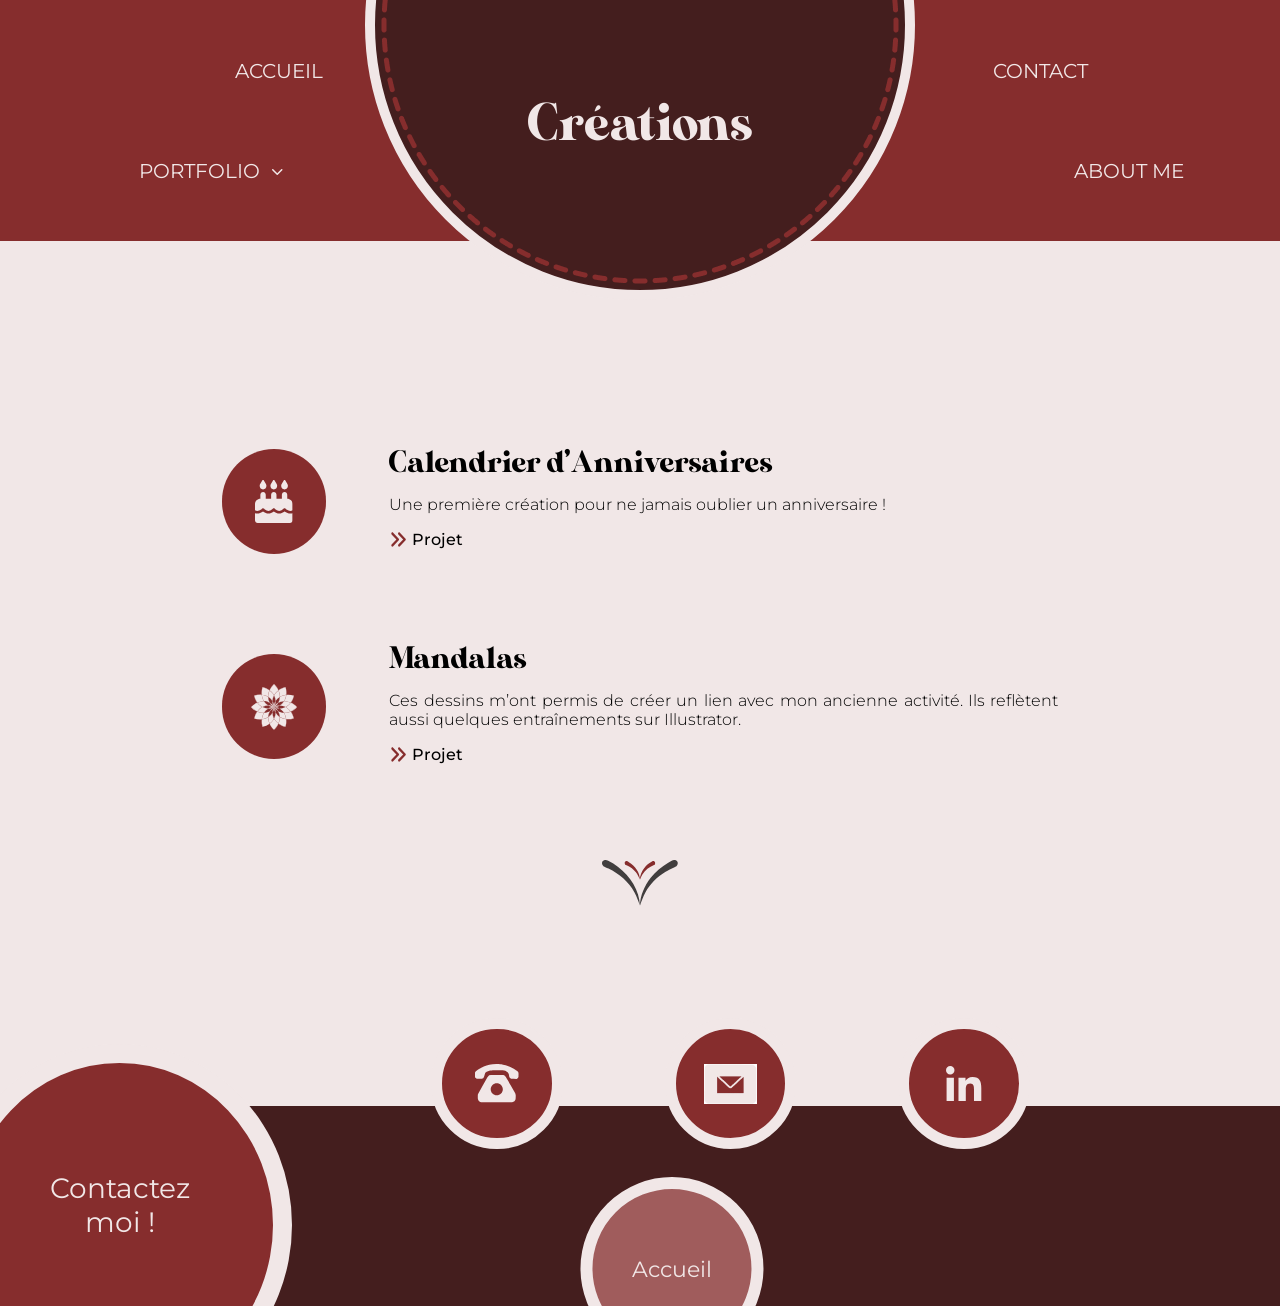
<file: creations.html>
<!doctype html>
<html lang="fr">
<head>
    <meta charset="UTF-8">
    <meta name="viewport"
          content="width=device-width, user-scalable=no, initial-scale=1.0, maximum-scale=1.0, minimum-scale=1.0">
    <meta http-equiv="X-UA-Compatible" content="ie=edge">
    <title>Créations - Mélissa</title>
    <link rel="stylesheet" href="assets/css/creations.min.css">
    <script src="https://code.jquery.com/jquery-3.7.1.min.js"
            integrity="sha256-/JqT3SQfawRcv/BIHPThkBvs0OEvtFFmqPF/lYI/Cxo=" crossorigin="anonymous"></script>
</head>
<body class="identVisuel">
<nav>
    <div class="navtop">
        <a href="index.html">
            ACCUEIL
        </a>
        <a href="index.html#form">
            CONTACT
        </a>
    </div>
    <div class="circle">
        <h1>Créations</h1>
        <img src="assets/img/Ellipse_32_red.png" alt="eclypse">
    </div>
    <div class="navBot">
        <div class="p-relative">
            <a href="portefolio.html" id="sous-menu">
                PORTFOLIO
            </a>
            <div class="sous-menu">
                <a href="identites-visuel.html">Identités visuelles</a>
                <a href="maquettes.html">Maquettes</a>
                <a href="creations.html">Créations</a>
            </div>
        </div>
        <a href="#">
            ABOUT ME
        </a>
    </div>
</nav>
<div class="creations">
    <div class="projet">
        <div class="circle-rose">
            <svg xmlns="http://www.w3.org/2000/svg" width="38" height="43" viewBox="0 0 38 43" fill="none">
                <g clip-path="url(#clip0_183_7728)">
                    <path d="M7.25104 0.461914L5.18651 3.99766C4.8676 4.54355 4.69975 5.17344 4.69975 5.81172V6.04688C4.69975 7.90293 6.20199 9.40625 8.05671 9.40625C9.91143 9.40625 11.4137 7.90293 11.4137 6.04688V5.81172C11.4137 5.17344 11.2458 4.55195 10.9269 3.99766L8.86238 0.461914C8.69453 0.176367 8.39241 0 8.05671 0C7.72101 0 7.41889 0.176367 7.25104 0.461914ZM17.9933 0.461914L15.9288 3.99766C15.6099 4.54355 15.442 5.17344 15.442 5.81172V6.04688C15.442 7.90293 16.9443 9.40625 18.799 9.40625C20.6537 9.40625 22.156 7.90293 22.156 6.04688V5.81172C22.156 5.17344 21.9881 4.55195 21.6692 3.99766L19.6047 0.461914C19.4368 0.176367 19.1347 0 18.799 0C18.4633 0 18.1612 0.176367 17.9933 0.461914ZM26.6711 3.99766C26.3522 4.54355 26.1843 5.17344 26.1843 5.81172V6.04688C26.1843 7.90293 27.6866 9.40625 29.5413 9.40625C31.396 9.40625 32.8982 7.90293 32.8982 6.04688V5.81172C32.8982 5.17344 32.7304 4.55195 32.4115 3.99766L30.3469 0.461914C30.1791 0.176367 29.877 0 29.5413 0C29.2056 0 28.9035 0.176367 28.7356 0.461914L26.6711 3.99766ZM10.7423 14.7812C10.7423 13.2947 9.54217 12.0938 8.05671 12.0938C6.57126 12.0938 5.37114 13.2947 5.37114 14.7812V18.8125C2.40862 18.8125 0 21.2229 0 24.1875V30.1504C0.69657 30.5871 1.51903 30.9062 2.41701 30.9062C3.54999 30.9062 4.69975 30.3939 5.6397 29.7809C6.09289 29.4869 6.47055 29.1846 6.73071 28.9662C6.8566 28.857 6.95731 28.7646 7.02445 28.7059C7.05801 28.6723 7.08319 28.6555 7.09158 28.6387L7.09998 28.6303C7.36014 28.3615 7.72101 28.2188 8.09867 28.2271C8.47633 28.2355 8.82042 28.4035 9.07219 28.6807L9.08058 28.6891C9.08898 28.6975 9.11415 28.7227 9.13933 28.7479C9.19808 28.8066 9.282 28.8906 9.3995 28.9998C9.63448 29.2182 9.97018 29.5121 10.3898 29.7977C11.2458 30.3939 12.3201 30.8979 13.4362 30.8979C14.5524 30.8979 15.6267 30.3939 16.4827 29.7977C16.9023 29.5037 17.238 29.2182 17.473 28.9998C17.5905 28.8906 17.6744 28.8066 17.7332 28.7479C17.7583 28.7227 17.7835 28.6975 17.7919 28.6891L17.8003 28.6807C18.0521 28.3867 18.4213 28.2271 18.8074 28.2271C19.1934 28.2271 19.5627 28.3951 19.8145 28.6807L19.8229 28.6891C19.8313 28.6975 19.8564 28.7227 19.8816 28.7479C19.9404 28.8066 20.0243 28.8906 20.1418 28.9998C20.3768 29.2182 20.7125 29.5121 21.1321 29.7977C21.9881 30.3939 23.0623 30.8979 24.1785 30.8979C25.2947 30.8979 26.3689 30.3939 27.225 29.7977C27.6446 29.5037 27.9803 29.2182 28.2153 28.9998C28.3328 28.8906 28.4167 28.8066 28.4754 28.7479C28.5006 28.7227 28.5258 28.6975 28.5342 28.6891L28.5426 28.6807C28.786 28.3951 29.1384 28.2355 29.5161 28.2271C29.8938 28.2188 30.2462 28.3615 30.5148 28.6303L30.5232 28.6387C30.54 28.6555 30.5568 28.6723 30.5903 28.7059C30.6575 28.7646 30.7498 28.857 30.8841 28.9662C31.1442 29.1846 31.5135 29.4869 31.9751 29.7809C32.915 30.3939 34.0648 30.9062 35.1978 30.9062C36.0957 30.9062 36.9182 30.5787 37.6148 30.1504V24.1875C37.6148 21.2229 35.2062 18.8125 32.2436 18.8125V14.7812C32.2436 13.2947 31.0435 12.0938 29.5581 12.0938C28.0726 12.0938 26.8725 13.2947 26.8725 14.7812V18.8125H21.4846V14.7812C21.4846 13.2947 20.2845 12.0938 18.799 12.0938C17.3135 12.0938 16.1134 13.2947 16.1134 14.7812V18.8125H10.7423V14.7812ZM37.598 33.1402C36.8846 33.4174 36.0706 33.5938 35.181 33.5938C33.2927 33.5938 31.6226 32.7623 30.498 32.0316C30.1539 31.8049 29.8434 31.5781 29.5832 31.3766C29.3482 31.5781 29.0713 31.7965 28.7608 32.0064C27.6782 32.7539 26.0668 33.5938 24.1701 33.5938C22.2735 33.5938 20.6621 32.7539 19.5879 32.0064C19.2941 31.8049 19.0256 31.5949 18.799 31.4018C18.5724 31.5949 18.3038 31.7965 18.0101 32.0064C16.9359 32.7539 15.3245 33.5938 13.4279 33.5938C11.5312 33.5938 9.91983 32.7539 8.8456 32.0064C8.53508 31.7881 8.25813 31.5697 8.02314 31.3766C7.76298 31.5781 7.45246 31.8049 7.10837 32.0316C5.97539 32.7623 4.30531 33.5938 2.41701 33.5938C1.52742 33.5938 0.713355 33.409 0 33.1402V40.3125C0 41.799 1.20011 43 2.68557 43H34.9124C36.3979 43 37.598 41.799 37.598 40.3125V33.1402Z"
                          fill="#F1E7E7"/>
                </g>
                <defs>
                    <clipPath id="clip0_183_7728">
                        <rect width="37.598" height="43" fill="white"/>
                    </clipPath>
                </defs>
            </svg>
        </div>
        <div class="txt-creation">
            <h2>Calendrier d’Anniversaires</h2>
            <p>Une première création pour ne jamais oublier un anniversaire ! </p>
            <a href="creations/calendrier-anniversaires.html"><img src="assets/img/Double flèche 2 red.svg"
                                                                   alt="fleche">Projet</a>
        </div>
    </div>
    <div class="projet">
        <div class="circle-rose">
            <svg xmlns="http://www.w3.org/2000/svg" width="46" height="46" viewBox="0 0 46 46" fill="none">
                <path d="M45.9714 23.0246L45.9112 23.0775L45.851 23.0246C45.8354 23.0426 45.8185 23.0619 45.8004 23.0799C44.1443 21.2288 42.0308 19.7304 39.75 18.7218C39.7825 18.6784 39.8162 18.6339 39.8487 18.5894C42.1596 19.616 44.2984 21.1422 45.9702 23.0258L45.9714 23.0246Z"
                      fill="#F1E7E7"/>
                <path d="M45.9112 23.0786L45.9714 23.1316C44.2166 25.0934 42.1055 26.6148 39.7994 27.6017C39.7681 27.5584 39.7344 27.5126 39.7007 27.4693C41.9755 26.4992 44.0625 25.008 45.8017 23.0798C45.8197 23.0955 45.8342 23.1135 45.8498 23.1316L45.9112 23.0786Z"
                      fill="#F1E7E7"/>
                <path d="M45.9113 23.0786L45.8499 23.1315C45.8343 23.1135 45.8186 23.0954 45.8018 23.0798C45.8198 23.0617 45.8355 23.0425 45.8523 23.0244L45.9125 23.0774L45.9113 23.0786Z"
                      fill="#F1E7E7"/>
                <path d="M42.8817 11.6123L42.9612 11.6304C42.422 14.2084 41.352 16.5783 39.8487 18.5895C39.7981 18.5654 39.7488 18.5426 39.6982 18.5221C41.1835 16.5434 42.245 14.2084 42.7855 11.6689C42.8083 11.6773 42.8324 11.6833 42.8553 11.6917L42.8817 11.6135V11.6123Z"
                      fill="#F1E7E7"/>
                <path d="M42.854 34.3071L42.907 34.4588C42.8937 34.4636 42.8829 34.4672 42.8697 34.472C42.86 34.4191 42.8504 34.3649 42.8384 34.3119L42.8528 34.3071H42.854Z"
                      fill="#F1E7E7"/>
                <path d="M42.9058 11.5362L42.8817 11.612L42.8022 11.5964C42.7974 11.6205 42.7926 11.6445 42.7866 11.6674C40.4264 10.8947 37.8471 10.6528 35.3677 10.9176L35.3869 10.7527C37.9012 10.4891 40.5166 10.743 42.9058 11.5362Z"
                      fill="#F1E7E7"/>
                <path d="M42.8814 11.6123L42.855 11.6906C42.8321 11.6821 42.808 11.6761 42.7852 11.6677C42.7912 11.6448 42.796 11.6208 42.8008 11.5967L42.8802 11.6123H42.8814Z"
                      fill="#F1E7E7"/>
                <path d="M42.8709 34.4722C42.8745 34.4854 42.8769 34.4962 42.8793 34.5095L42.7204 34.5384C42.7204 34.5384 42.7192 34.5287 42.7168 34.5239C42.7686 34.5083 42.8191 34.4902 42.8709 34.4722Z"
                      fill="#F1E7E7"/>
                <path d="M42.8396 34.312C42.8504 34.365 42.8601 34.4191 42.8709 34.4721C42.8191 34.4901 42.7686 34.5082 42.7168 34.5238C42.7072 34.4709 42.6976 34.4167 42.6855 34.365C42.7373 34.3469 42.7879 34.3289 42.8396 34.312Z"
                      fill="#F1E7E7"/>
                <path d="M42.8396 34.3121C42.7879 34.3301 42.7373 34.3482 42.6855 34.365C42.2077 31.9639 41.1654 29.6855 39.6465 27.667C39.697 27.6478 39.7488 27.6249 39.7981 27.6021C41.3147 29.6277 42.3582 31.9073 42.8384 34.3121H42.8396Z"
                      fill="#F1E7E7"/>
                <path d="M42.6854 34.3647C42.6963 34.4165 42.7059 34.4695 42.7167 34.5236C41.0389 35.0917 39.2732 35.3734 37.4763 35.3734C36.7313 35.3734 35.9814 35.3252 35.2304 35.2277C35.2244 35.1724 35.2171 35.1182 35.2075 35.0628C37.7688 35.3974 40.318 35.1675 42.6866 34.3647H42.6854Z"
                      fill="#F1E7E7"/>
                <path d="M45.8017 23.0799C44.0625 25.008 41.9755 26.4993 39.7007 27.4694C38.6259 26.0576 37.3176 24.7733 35.8071 23.6624C35.4821 23.4169 35.1367 23.1894 34.7744 22.986C35.4063 22.6406 35.9852 22.2771 36.51 21.9292C37.7352 21.0193 38.8233 19.9373 39.7513 18.7217C42.0321 19.7303 44.1456 21.23 45.8017 23.0799Z"
                      fill="#F1E7E7"/>
                <path d="M42.7867 11.6677C42.2463 14.2084 41.1835 16.5422 39.6995 18.5209C37.8243 17.7049 35.8432 17.2174 33.9078 17.1344C33.6635 17.1235 33.4192 17.1199 33.1772 17.1235C33.5564 16.5013 33.8801 15.8899 34.163 15.3182C34.7696 13.9172 35.1716 12.4356 35.3678 10.9178C37.8472 10.6518 40.4253 10.895 42.7867 11.6677Z"
                      fill="#F1E7E7"/>
                <path d="M39.6464 27.667C41.1654 29.6854 42.2077 31.9638 42.6855 34.365C40.3168 35.1678 37.7688 35.3977 35.2064 35.0631C34.9729 33.3552 34.489 31.6437 33.7585 29.9779C33.5996 29.6024 33.413 29.2353 33.2036 28.8742C33.3589 28.879 33.5141 28.8802 33.667 28.8802C34.2158 28.8802 34.7418 28.8573 35.2341 28.8273C36.7506 28.6527 38.2346 28.2592 39.6464 27.6682V27.667Z"
                      fill="#F1E7E7"/>
                <path d="M39.6995 18.521C39.7501 18.5415 39.7994 18.5643 39.85 18.5884C39.8175 18.6341 39.7838 18.6775 39.7513 18.7208C39.7007 18.6967 39.649 18.6739 39.5996 18.6534C39.6333 18.6101 39.6658 18.5655 39.6995 18.521Z"
                      fill="#F1E7E7"/>
                <path d="M39.5982 18.6531C39.6487 18.6735 39.7005 18.6964 39.7498 18.7205C38.8219 19.9361 37.7338 21.0181 36.5086 21.928C35.9838 22.2759 35.4049 22.6406 34.773 22.9848C34.7164 22.9523 34.6611 22.9222 34.6045 22.8909C35.2653 22.5358 35.8695 22.1579 36.4147 21.7944C37.6159 20.9026 38.6847 19.8434 39.5982 18.6519V18.6531Z"
                      fill="#F1E7E7"/>
                <path d="M39.7007 27.4692C39.7344 27.5126 39.7681 27.5583 39.7994 27.6016C39.7489 27.6245 39.6971 27.6474 39.6478 27.6666C39.6153 27.6209 39.5816 27.5776 39.5479 27.5342C39.5996 27.5138 39.6502 27.4921 39.7019 27.4692H39.7007Z"
                      fill="#F1E7E7"/>
                <path d="M39.6996 18.5208C39.6659 18.5665 39.6334 18.6099 39.5997 18.6532C37.7534 17.8528 35.8023 17.3774 33.9007 17.2967C33.6238 17.2859 33.3506 17.2811 33.0786 17.2859C33.1123 17.2305 33.1448 17.1776 33.1785 17.1234C33.4192 17.1198 33.6648 17.1234 33.9091 17.1343C35.8445 17.2173 37.8256 17.7048 39.7008 18.5208H39.6996Z"
                      fill="#F1E7E7"/>
                <path d="M39.5463 27.5347C39.58 27.578 39.6137 27.6225 39.6462 27.6671C38.2344 28.258 36.7516 28.6516 35.2339 28.8261C34.7416 28.8574 34.2156 28.8791 33.6668 28.8791C33.5151 28.8791 33.3587 28.8779 33.2034 28.8731C33.1697 28.8177 33.1372 28.7635 33.1035 28.7082C33.8546 28.731 34.5671 28.7046 35.2194 28.6648C36.7059 28.4927 38.1598 28.1112 39.5451 27.5347H39.5463Z"
                      fill="#F1E7E7"/>
                <path d="M39.7005 27.4695C39.6487 27.4923 39.5982 27.5128 39.5464 27.5345C38.4849 26.1479 37.1958 24.8878 35.7106 23.7949C35.364 23.5325 34.9945 23.293 34.6045 23.0776C34.6611 23.0463 34.7176 23.0162 34.773 22.9873C35.1353 23.1907 35.4807 23.4182 35.8057 23.6637C37.3162 24.7746 38.6245 26.0589 39.6993 27.4707L39.7005 27.4695Z"
                      fill="#F1E7E7"/>
                <path d="M39.5985 18.6533C38.685 19.8449 37.6162 20.904 36.415 21.7959C35.8698 22.1582 35.2656 22.5373 34.6048 22.8924C33.0064 22.0282 31.0639 21.5431 28.8926 21.4757C28.9961 21.418 29.102 21.359 29.2055 21.2976C30.9459 20.2132 32.1663 18.7352 33.0763 17.286C33.3483 17.2812 33.6215 17.286 33.8983 17.2969C35.8012 17.3775 37.7522 17.8541 39.5973 18.6533H39.5985Z"
                      fill="#F1E7E7"/>
                <path d="M35.7108 23.7937C37.1961 24.8866 38.4839 26.148 39.5467 27.5333C38.1601 28.1098 36.7062 28.4913 35.221 28.6635C34.5686 28.7044 33.8561 28.7297 33.1051 28.7068C32.153 27.1602 30.7135 25.77 28.8696 24.6254C28.9876 24.6266 29.1055 24.6266 29.2259 24.6266C31.2852 24.5568 33.0894 23.8816 34.6059 23.0752C34.9959 23.2906 35.3654 23.5302 35.712 23.7925L35.7108 23.7937Z"
                      fill="#F1E7E7"/>
                <path d="M34.6024 3.17383C35.4232 5.67489 35.6844 8.26261 35.3871 10.7528C35.3318 10.7589 35.2776 10.7637 35.2222 10.7709C35.5183 8.31436 35.2704 5.76275 34.4712 3.29419C34.4941 3.28817 34.5181 3.28335 34.541 3.27854L34.5254 3.20031L34.6036 3.17383H34.6024Z"
                      fill="#F1E7E7"/>
                <path d="M35.3868 10.7529L35.3675 10.9178C35.3121 10.9226 35.258 10.9287 35.2002 10.9359C35.2086 10.8805 35.2146 10.8263 35.2207 10.771C35.276 10.765 35.3302 10.7602 35.3855 10.7529H35.3868Z"
                      fill="#F1E7E7"/>
                <path d="M35.2306 35.2277C35.5604 37.7925 35.3293 40.3441 34.5265 42.714C34.4736 42.7044 34.4194 42.6948 34.3677 42.6827C35.1705 40.3153 35.4004 37.7661 35.0658 35.2036C35.1211 35.2132 35.1753 35.2193 35.2306 35.2265V35.2277Z"
                      fill="#F1E7E7"/>
                <path d="M35.2002 10.9355C35.2568 10.9295 35.3121 10.9223 35.3675 10.9175C35.1713 12.4364 34.7705 13.918 34.1627 15.3178C33.8798 15.8895 33.5561 16.5009 33.177 17.1232C33.112 17.1232 33.0494 17.1232 32.9844 17.1244C33.384 16.4805 33.7222 15.8402 34.0159 15.2492C34.6116 13.8747 35.0064 12.4244 35.2014 10.9343L35.2002 10.9355Z"
                      fill="#F1E7E7"/>
                <path d="M34.4711 3.29297C35.2715 5.76153 35.5182 8.31435 35.2221 10.7697C33.1917 11.0008 31.231 11.5713 29.5135 12.4667C29.3173 12.569 29.1259 12.6737 28.937 12.7845C28.9466 12.1225 28.9129 11.4473 28.8299 10.7637C28.6577 9.27601 28.257 7.81245 27.6299 6.38258C29.6543 4.89735 32.0242 3.8069 34.4711 3.29297Z"
                      fill="#F1E7E7"/>
                <path d="M35.2076 35.0629C35.2172 35.1182 35.2232 35.1724 35.2305 35.2278C35.1751 35.2217 35.1209 35.2145 35.0656 35.2049C35.0571 35.1495 35.0511 35.093 35.0415 35.0376C35.0969 35.0472 35.151 35.0532 35.2088 35.0617L35.2076 35.0629Z"
                      fill="#F1E7E7"/>
                <path d="M35.2221 10.7698C35.2161 10.8251 35.2088 10.8793 35.2016 10.9346C33.2049 11.1681 31.2791 11.7302 29.5881 12.61C29.3642 12.7268 29.1464 12.8484 28.9321 12.9759C28.9333 12.9109 28.9357 12.8484 28.9369 12.7834C29.1259 12.6738 29.3173 12.5679 29.5135 12.4656C31.231 11.5701 33.1916 11.0008 35.2221 10.7686V10.7698Z"
                      fill="#F1E7E7"/>
                <path d="M35.2078 35.0628C35.1512 35.0544 35.0958 35.0484 35.0405 35.0387C34.8058 33.3609 34.328 31.6795 33.6106 30.0426C33.4421 29.643 33.2411 29.2507 33.0112 28.8691C33.0762 28.8703 33.1412 28.874 33.2038 28.874C33.4144 29.235 33.601 29.6021 33.7587 29.9776C34.4892 31.6434 34.9731 33.3549 35.2066 35.0628H35.2078Z"
                      fill="#F1E7E7"/>
                <path d="M35.0642 35.2063C35.3988 37.7675 35.1689 40.3179 34.3661 42.6854C31.9132 42.198 29.5902 41.1219 27.5405 39.5488C28.1917 37.9529 28.6286 36.2281 28.8296 34.4228C28.8777 34.0256 28.903 33.6224 28.8994 33.2144C29.2508 33.4214 29.6119 33.6031 29.9778 33.7584C31.6436 34.4866 33.3563 34.9716 35.0654 35.2063H35.0642Z"
                      fill="#F1E7E7"/>
                <path d="M35.0401 35.0388C35.0497 35.0941 35.0557 35.1507 35.0641 35.2061C33.3562 34.9714 31.6435 34.4875 29.9766 33.7582C29.6107 33.6029 29.2496 33.4211 28.8981 33.2141C28.8981 33.1527 28.8969 33.089 28.8945 33.0264C29.2688 33.2502 29.6504 33.444 30.0403 33.6089C31.6784 34.3262 33.3598 34.8041 35.0389 35.0388H35.0401Z"
                      fill="#F1E7E7"/>
                <path d="M34.6047 22.8923C34.6613 22.9236 34.7167 22.9537 34.7732 22.9862C34.7179 23.0151 34.6613 23.0464 34.6047 23.0765C34.5482 23.0452 34.4916 23.0151 34.4326 22.9838C34.4904 22.9525 34.5482 22.9224 34.6047 22.8911V22.8923Z"
                      fill="#F1E7E7"/>
                <path d="M34.4335 22.9849C34.4913 23.0162 34.5491 23.0462 34.6056 23.0775C33.0891 23.8839 31.2849 24.5592 29.2256 24.629C29.1052 24.629 28.9873 24.629 28.8693 24.6278C28.7791 24.5712 28.6852 24.5146 28.5913 24.4593C28.8007 24.4653 29.0102 24.4689 29.2232 24.4677C31.2067 24.4003 32.9567 23.7588 34.4347 22.9861L34.4335 22.9849Z"
                      fill="#F1E7E7"/>
                <path d="M34.6047 22.8922C34.5481 22.9235 34.4915 22.9536 34.4326 22.9849C32.8065 22.1279 30.8254 21.6658 28.6084 21.6296C28.7023 21.5791 28.7962 21.5297 28.8912 21.4756C31.0625 21.543 33.0051 22.028 34.6035 22.8922H34.6047Z"
                      fill="#F1E7E7"/>
                <path d="M34.5238 3.19922L34.5395 3.27745C34.5166 3.28227 34.4925 3.28708 34.4696 3.2931C34.4612 3.27023 34.4552 3.24616 34.4468 3.22329L34.5226 3.19922H34.5238Z"
                      fill="#F1E7E7"/>
                <path d="M34.5408 42.718L34.5095 42.878C34.4962 42.8768 34.4854 42.8732 34.4722 42.8696C34.4914 42.8179 34.5095 42.7661 34.5251 42.7144C34.5299 42.7156 34.5348 42.7156 34.5396 42.718H34.5408Z"
                      fill="#F1E7E7"/>
                <path d="M34.5263 42.7154C34.5106 42.7671 34.4926 42.8189 34.4733 42.8706C34.4204 42.861 34.3686 42.8514 34.3145 42.8393L34.3674 42.6841C34.4192 42.6949 34.4721 42.7045 34.5263 42.7154Z"
                      fill="#F1E7E7"/>
                <path d="M34.5082 3.11865L34.5238 3.19929L34.448 3.22336C34.4564 3.24623 34.4625 3.2703 34.4709 3.29317C32.024 3.8059 29.6541 4.89756 27.6297 6.38279C27.6092 6.33224 27.5863 6.28289 27.5635 6.23234C29.618 4.73026 32.0252 3.63018 34.5082 3.11865Z"
                      fill="#F1E7E7"/>
                <path d="M34.4721 42.8704C34.4684 42.8813 34.466 42.8945 34.4612 42.9065L34.3096 42.8536C34.3096 42.8536 34.3132 42.8451 34.3144 42.8403C34.3673 42.8512 34.4191 42.8608 34.4733 42.8716L34.4721 42.8704Z"
                      fill="#F1E7E7"/>
                <path d="M34.3676 42.6842L34.3146 42.8394C31.8605 42.3484 29.534 41.2724 27.4771 39.7053C27.4999 39.6535 27.5204 39.6018 27.542 39.5488C29.5918 41.1207 31.9147 42.1979 34.3676 42.6854V42.6842Z"
                      fill="#F1E7E7"/>
                <path d="M35.2002 10.9355C35.0064 12.4256 34.6104 13.8759 34.0146 15.2504C33.7221 15.8414 33.3827 16.4805 32.9831 17.1256C31.0225 17.1677 29.193 17.6227 27.5562 18.4712C28.4035 16.8343 28.8741 14.9664 28.9307 12.978C29.1449 12.8505 29.3627 12.7289 29.5866 12.6121C31.2764 11.7311 33.2034 11.169 35.2002 10.9368V10.9355Z"
                      fill="#F1E7E7"/>
                <path d="M33.6103 30.0427C34.3276 31.6795 34.8054 33.3622 35.0401 35.0388C33.3611 34.8041 31.6809 34.3262 30.0416 33.6089C29.6517 33.444 29.2689 33.249 28.8958 33.0264C28.8501 31.2017 28.2988 29.2663 27.2686 27.3418C27.3685 27.402 27.472 27.4622 27.5767 27.5211C29.3953 28.4912 31.2958 28.8078 33.0121 28.8679C33.242 29.2495 33.443 29.6419 33.6115 30.0414L33.6103 30.0427Z"
                      fill="#F1E7E7"/>
                <path d="M33.2048 28.8728C33.1422 28.8728 33.0772 28.8692 33.0122 28.868C32.9785 28.8127 32.9448 28.7585 32.9087 28.7031C32.9749 28.7043 33.0399 28.7079 33.1049 28.7079C33.1386 28.7633 33.1711 28.8175 33.2048 28.8728Z"
                      fill="#F1E7E7"/>
                <path d="M32.9844 17.1247C33.0494 17.1235 33.1119 17.1235 33.1769 17.1235C33.1432 17.1765 33.1107 17.2307 33.077 17.286C33.0108 17.2872 32.9459 17.2896 32.8809 17.2908C32.917 17.2355 32.9507 17.1813 32.9844 17.1259V17.1247Z"
                      fill="#F1E7E7"/>
                <path d="M32.9088 28.7029C32.9449 28.7583 32.9786 28.8124 33.0123 28.8678C31.296 28.8076 29.3955 28.4911 27.5769 27.521C27.4734 27.4608 27.3699 27.4006 27.2688 27.3416C27.2182 27.2465 27.1653 27.1503 27.1123 27.0552C27.2892 27.1647 27.4722 27.2742 27.6563 27.3801C29.4063 28.3141 31.243 28.6331 32.9088 28.7029Z"
                      fill="#F1E7E7"/>
                <path d="M32.8811 17.2905C32.9461 17.2893 33.0111 17.2868 33.0773 17.2856C32.1674 18.7348 30.9469 20.2128 29.2065 21.2972C29.103 21.3586 28.9971 21.4176 28.8936 21.4753C28.7865 21.4705 28.6781 21.4693 28.5698 21.4669C28.754 21.3682 28.9369 21.2647 29.1223 21.1576C30.7977 20.1129 31.9892 18.6914 32.8823 17.2893L32.8811 17.2905Z"
                      fill="#F1E7E7"/>
                <path d="M32.9846 17.1245C32.9509 17.1799 32.9172 17.234 32.8811 17.2894C30.9036 17.3472 29.0633 17.8334 27.4229 18.7241C27.4686 18.6398 27.5131 18.5556 27.5577 18.4701C29.1945 17.6216 31.024 17.1666 32.9846 17.1245Z"
                      fill="#F1E7E7"/>
                <path d="M33.1036 28.7082C33.0386 28.7082 32.9736 28.7046 32.9074 28.7034C31.9289 27.1495 30.4449 25.757 28.542 24.6172C28.6491 24.622 28.7586 24.6256 28.867 24.6268C30.7109 25.7714 32.1504 27.1628 33.1024 28.7082H33.1036Z"
                      fill="#F1E7E7"/>
                <path d="M28.8297 10.7637C28.9127 11.4473 28.9464 12.1225 28.9368 12.7845C28.8814 12.817 28.8285 12.8495 28.7731 12.882C28.7875 12.1959 28.7538 11.4942 28.6684 10.7841C28.4987 9.32175 28.1087 7.88587 27.4961 6.48248C27.5418 6.44878 27.5852 6.41508 27.6309 6.38379C28.258 7.81365 28.6588 9.27722 28.8309 10.7649L28.8297 10.7637Z"
                      fill="#F1E7E7"/>
                <path d="M28.7731 12.8822C28.8285 12.8497 28.8814 12.8172 28.9368 12.7847C28.9356 12.8497 28.9332 12.9122 28.932 12.9772L28.7671 13.0747C28.7707 13.0097 28.7719 12.9472 28.7731 12.8822Z"
                      fill="#F1E7E7"/>
                <path d="M28.7673 13.0745L28.9322 12.9771C28.8756 14.9654 28.4038 16.8334 27.5577 18.4702C27.4722 18.5124 27.388 18.5581 27.3037 18.6026C28.1944 16.967 28.6951 15.0845 28.7673 13.0733V13.0745Z"
                      fill="#F1E7E7"/>
                <path d="M28.8995 33.214C28.9031 33.622 28.879 34.0252 28.8296 34.4224C28.6286 36.2278 28.1917 37.9525 27.5406 39.5485C27.4949 39.516 27.4515 39.4823 27.4082 39.4461C28.0449 37.8743 28.4698 36.1784 28.6684 34.4031C28.7201 33.9819 28.743 33.5534 28.7358 33.1177C28.7887 33.1514 28.8441 33.1839 28.8995 33.2152V33.214Z"
                      fill="#F1E7E7"/>
                <path d="M28.8958 33.0264C28.8971 33.089 28.8995 33.1528 28.8995 33.2142C28.8441 33.1829 28.7899 33.1516 28.7358 33.1167C28.7358 33.0541 28.7346 32.9891 28.731 32.9253C28.7863 32.959 28.8405 32.9927 28.8958 33.0252V33.0264Z"
                      fill="#F1E7E7"/>
                <path d="M28.896 33.0266C28.8406 32.9941 28.7865 32.9604 28.7311 32.9267C28.6661 31.0804 28.0752 29.1198 26.9907 27.1724C27.0834 27.2301 27.1749 27.2879 27.2688 27.3421C28.299 29.2666 28.8503 31.202 28.896 33.0266Z"
                      fill="#F1E7E7"/>
                <path d="M28.6675 10.7831C28.753 11.4944 28.7879 12.1949 28.7722 12.8809C27.0668 13.9028 25.6898 15.2255 24.6812 16.7962C24.5958 14.9547 24.0698 13.1036 23.125 11.3524C23.2466 11.1357 23.3741 10.9215 23.5101 10.7085C24.5236 9.1137 25.8981 7.6742 27.4952 6.48145C28.1067 7.88483 28.4978 9.32192 28.6675 10.7831Z"
                      fill="#F1E7E7"/>
                <path d="M28.7731 12.8818C28.7719 12.9468 28.7695 13.0094 28.7671 13.0744C27.052 14.1203 25.6775 15.4768 24.6918 17.0896C24.6906 16.9921 24.6869 16.8934 24.6821 16.7971C25.6907 15.2264 27.0688 13.9037 28.7731 12.8818Z"
                      fill="#F1E7E7"/>
                <path d="M28.7359 33.1165C28.742 33.5522 28.7203 33.9807 28.6685 34.402C28.4712 36.1785 28.0451 37.8731 27.4084 39.445C26.0724 38.4027 24.8556 37.1474 23.794 35.7067C23.5316 35.3612 23.2921 34.9929 23.0767 34.603C23.8831 33.0877 24.5595 31.2823 24.6281 29.2205C24.6281 29.1002 24.6281 28.9822 24.6269 28.8643C25.7799 30.7202 27.1785 32.1657 28.7359 33.1165Z"
                      fill="#F1E7E7"/>
                <path d="M28.7311 32.9254C28.7347 32.988 28.7359 33.053 28.7359 33.1168C27.1784 32.166 25.7799 30.7205 24.6268 28.8645C24.6256 28.7562 24.622 28.6455 24.6172 28.5396C25.763 30.4545 27.1652 31.9457 28.7311 32.9254Z"
                      fill="#F1E7E7"/>
                <path d="M28.8925 21.4755C28.7974 21.5284 28.7035 21.579 28.6096 21.6295C28.547 21.6295 28.482 21.6283 28.4171 21.6283C28.3665 21.6271 28.3172 21.6247 28.2666 21.6271C28.3665 21.5766 28.4688 21.5236 28.5699 21.4683C28.6782 21.4695 28.7866 21.4719 28.8937 21.4767L28.8925 21.4755Z"
                      fill="#F1E7E7"/>
                <path d="M28.5902 24.4583C28.684 24.5137 28.7779 24.5702 28.8682 24.6268C28.7599 24.6256 28.6491 24.622 28.5432 24.6172L28.3783 24.5197C28.3362 24.4932 28.2941 24.4679 28.252 24.4438C28.3639 24.4499 28.477 24.4547 28.5902 24.4583Z"
                      fill="#F1E7E7"/>
                <path d="M28.4169 21.6274C28.4819 21.6274 28.5469 21.6286 28.6094 21.6286C27.5527 22.1931 26.4959 22.618 25.4609 22.896C24.8891 23.0127 24.3247 23.0681 23.7662 23.097H23.7614C23.617 23.0826 23.4713 23.0693 23.3257 23.0585C23.4099 23.02 23.4942 22.9803 23.5772 22.9429C24.1862 22.9153 24.8061 22.8647 25.4247 22.7395C26.3587 22.488 27.3132 22.1149 28.2676 21.625C28.3182 21.6238 28.3675 21.625 28.4181 21.6262L28.4169 21.6274Z"
                      fill="#F1E7E7"/>
                <path d="M28.4602 24.38C28.5036 24.4064 28.5481 24.4317 28.5902 24.4582C28.4771 24.4546 28.364 24.4498 28.252 24.4438C26.8125 23.5904 25.2142 23.393 23.5279 23.239C23.4485 23.198 23.3727 23.1583 23.2944 23.1174C23.4497 23.1126 23.605 23.1066 23.7602 23.0981H23.765C25.4392 23.2546 27.0207 23.4857 28.4602 24.38Z"
                      fill="#F1E7E7"/>
                <path d="M28.4206 21.4661C28.4711 21.4661 28.5205 21.4661 28.5698 21.4673C28.4699 21.5226 28.3676 21.5756 28.2665 21.6261C26.5935 21.6069 25.1131 22.2328 23.5761 22.9441C23.5184 22.9477 23.4594 22.9489 23.4028 22.9501C23.5437 22.8514 23.6845 22.7527 23.8241 22.6504C25.3141 21.9716 26.7681 21.4083 28.4206 21.4649V21.4661Z"
                      fill="#F1E7E7"/>
                <path d="M28.3784 24.5193L28.5433 24.6168C27.347 24.5783 26.2204 24.4194 25.1841 24.1414C24.6353 23.9596 24.1201 23.7249 23.6255 23.4746C23.5051 23.3891 23.3859 23.3049 23.2644 23.2206C23.2632 23.2194 23.2632 23.217 23.2632 23.2158C23.3522 23.2242 23.4413 23.2315 23.5292 23.2399C24.0696 23.5215 24.6317 23.7875 25.2311 23.9861C26.1674 24.2377 27.1785 24.3929 28.2545 24.4447C28.2966 24.4688 28.3387 24.4952 28.3808 24.5205L28.3784 24.5193Z"
                      fill="#F1E7E7"/>
                <path d="M23.5762 22.9439C25.1132 22.2325 26.5948 21.6067 28.2666 21.6259C27.3109 22.1146 26.3577 22.4889 25.4237 22.7404C24.805 22.8668 24.1852 22.9174 23.5762 22.9439Z"
                      fill="#F1E7E7"/>
                <path d="M27.5635 6.23193C27.5864 6.28248 27.6092 6.33183 27.6297 6.38238C27.584 6.41368 27.5406 6.44738 27.4949 6.48108C27.4744 6.43053 27.4516 6.38118 27.4287 6.33063C27.472 6.29693 27.5178 6.26323 27.5635 6.23193Z"
                      fill="#F1E7E7"/>
                <path d="M27.5636 6.23214C27.5179 6.26344 27.4734 6.29714 27.4288 6.33084C26.4708 4.18725 24.9988 2.11827 23.0249 0.144387L23.138 0.03125C25.1167 2.00995 26.596 4.08374 27.5636 6.23214Z"
                      fill="#F1E7E7"/>
                <path d="M27.5577 18.4702C27.5144 18.5557 27.4686 18.6399 27.4229 18.7242C27.3326 18.7723 27.2411 18.8229 27.1509 18.8746C27.2038 18.7856 27.2556 18.6953 27.3025 18.6026C27.3868 18.5569 27.471 18.5123 27.5565 18.4702H27.5577Z"
                      fill="#F1E7E7"/>
                <path d="M27.5409 39.5476C27.5205 39.6006 27.4988 39.6523 27.4759 39.7041C27.4326 39.6704 27.3881 39.6367 27.3447 39.6006C27.3676 39.5488 27.3881 39.4971 27.4073 39.4453C27.4506 39.4814 27.4952 39.5151 27.5397 39.5476H27.5409Z"
                      fill="#F1E7E7"/>
                <path d="M27.429 6.33079C27.4518 6.38134 27.4747 6.43069 27.4952 6.48124C25.8992 7.674 24.5247 9.11349 23.5101 10.7082C23.3741 10.9225 23.2465 11.1355 23.1249 11.3522C23.0936 11.2956 23.0636 11.2402 23.0347 11.1849C23.1418 10.9971 23.2561 10.8081 23.3741 10.6216C24.4056 9.00036 25.8029 7.5392 27.4278 6.32959L27.429 6.33079Z"
                      fill="#F1E7E7"/>
                <path d="M27.3447 39.6016C27.3881 39.6377 27.4326 39.6714 27.4759 39.7051C26.4806 42.0906 25.0037 44.1836 23.1237 45.8362C23.0816 45.8 23.0407 45.7651 23.001 45.7278C24.881 44.0801 26.3542 41.9883 27.3447 39.6016Z"
                      fill="#F1E7E7"/>
                <path d="M27.4084 39.4465C27.3891 39.4983 27.3674 39.55 27.3458 39.6018C25.9845 38.5462 24.7424 37.2704 23.6652 35.8044C23.4197 35.4795 23.1922 35.134 22.9888 34.7694C23.0201 34.714 23.0489 34.6574 23.0778 34.6021C23.2933 34.992 23.5328 35.3615 23.7952 35.7057C24.8555 37.1464 26.0736 38.4018 27.4096 39.4441L27.4084 39.4465Z"
                      fill="#F1E7E7"/>
                <path d="M27.3024 18.6037C27.2555 18.6964 27.2037 18.7867 27.1507 18.8758C26.354 19.3355 25.6077 19.894 24.9181 20.5463C24.3163 21.1481 23.8589 21.851 23.3979 22.5973C23.54 22.2867 23.6808 21.9702 23.8156 21.6512C24.1117 21.2167 24.4294 20.8063 24.8062 20.4308C25.5716 19.705 26.4069 19.0948 27.3024 18.6025V18.6037Z"
                      fill="#F1E7E7"/>
                <path d="M27.1508 18.876C27.2411 18.8243 27.3326 18.7737 27.4228 18.7256C26.8138 19.8341 26.0291 20.8319 25.0783 21.6816C24.6738 22.0234 24.2514 22.3436 23.8229 22.6517C23.6339 22.7396 23.4426 22.8262 23.25 22.9177C23.2632 22.89 23.2765 22.8611 23.2885 22.8334C23.859 22.4314 24.4343 22.0162 24.9723 21.5612C25.8413 20.7837 26.5719 19.8786 27.1496 18.8772L27.1508 18.876Z"
                      fill="#F1E7E7"/>
                <path d="M27.1121 27.0553C27.1651 27.1504 27.2193 27.2466 27.2686 27.3417C27.1747 27.2864 27.082 27.2298 26.9906 27.172C26.9593 27.1167 26.9292 27.0601 26.8967 27.0047C26.8726 26.9614 26.8498 26.9169 26.8257 26.8735C26.9196 26.9349 27.0146 26.9951 27.1121 27.0553Z"
                      fill="#F1E7E7"/>
                <path d="M27.0388 26.9256C27.0629 26.969 27.087 27.0135 27.1122 27.0556C27.0147 26.9955 26.9197 26.9353 26.8258 26.8739C26.023 25.4488 24.7797 24.4884 23.4292 23.5351C23.3907 23.4593 23.351 23.3847 23.3125 23.3101C23.416 23.3654 23.5195 23.4196 23.6254 23.4737C24.9915 24.445 26.2432 25.4332 27.04 26.9256H27.0388Z"
                      fill="#F1E7E7"/>
                <path d="M23.0247 0.14427C24.9986 2.11816 26.4706 4.18713 27.4287 6.33072C25.8026 7.54033 24.4053 9.00269 23.375 10.6227C23.257 10.8093 23.1415 10.9982 23.0356 11.186C22.7118 10.6083 22.3447 10.0402 21.9319 9.48894C21.0184 8.25646 19.911 7.17083 18.6172 6.23082C19.5777 4.12334 21.0328 2.08807 22.9778 0.143066H23.0259L23.0247 0.14427Z"
                      fill="#F1E7E7"/>
                <path d="M26.8969 27.0046C26.9294 27.06 26.9594 27.1166 26.9907 27.1719C25.9737 26.5389 25.0782 25.8384 24.3212 25.0789C24.1816 24.9224 24.0504 24.7636 23.924 24.5999C23.8217 24.3483 23.7097 24.1028 23.5918 23.8633C23.8482 24.2436 24.125 24.6179 24.4367 24.9694C25.1216 25.653 25.9219 26.2921 26.8246 26.8747C26.8487 26.918 26.8716 26.9625 26.8957 27.0059L26.8969 27.0046Z"
                      fill="#F1E7E7"/>
                <path d="M27.3447 39.6015C26.3541 41.9882 24.8809 44.08 23.0009 45.7277C21.1594 44.1149 19.7091 42.0736 18.7197 39.7495C19.9378 38.8215 21.021 37.7323 21.9321 36.5034C22.2799 35.9787 22.6434 35.3997 22.9877 34.769C23.1911 35.1337 23.4185 35.478 23.6641 35.8041C24.7413 37.2689 25.9822 38.5447 27.3447 39.6015Z"
                      fill="#F1E7E7"/>
                <path d="M26.8257 26.8739C25.9218 26.2914 25.1226 25.6511 24.4378 24.9686C24.1249 24.6172 23.848 24.2429 23.5929 23.8625C23.5399 23.753 23.4858 23.6435 23.4292 23.5352C24.7796 24.4884 26.0229 25.4489 26.8257 26.8739Z"
                      fill="#F1E7E7"/>
                <path d="M23.5266 23.2388C25.214 23.3928 26.8112 23.5902 28.2507 24.4436C27.1759 24.3918 26.1637 24.2365 25.2273 23.985C24.6279 23.7864 24.0658 23.5204 23.5254 23.2388H23.5266Z"
                      fill="#F1E7E7"/>
                <path d="M27.1507 18.876C26.5729 19.8786 25.8424 20.7837 24.9734 21.56C24.4354 22.0149 23.8588 22.4314 23.2896 22.8322C23.3257 22.7563 23.3594 22.6817 23.3943 22.6059C23.3955 22.6023 23.3979 22.6011 23.3979 22.5975C23.8588 21.8513 24.3162 21.1484 24.918 20.5466C25.6077 19.8942 26.3539 19.3357 27.1507 18.876Z"
                      fill="#F1E7E7"/>
                <path d="M24.692 17.0896C24.7209 18.3546 24.5379 19.6111 24.142 20.8195C24.0421 21.0999 23.9313 21.378 23.817 21.6512C23.6244 21.9316 23.4415 22.2217 23.2573 22.519C23.5197 21.9473 23.7749 21.3611 23.9903 20.7653C24.355 19.6568 24.5343 18.5098 24.5355 17.352C24.5861 17.2629 24.6378 17.175 24.692 17.0884V17.0896Z"
                      fill="#F1E7E7"/>
                <path d="M24.6824 16.7961C24.6872 16.8936 24.6908 16.9923 24.692 17.0886C24.6367 17.1765 24.5849 17.2631 24.5356 17.3522C24.5356 17.2487 24.5344 17.1428 24.5308 17.0393C24.5813 16.9562 24.6307 16.8756 24.6824 16.7949V16.7961Z"
                      fill="#F1E7E7"/>
                <path d="M24.6821 16.7959C24.6304 16.8765 24.5798 16.9584 24.5305 17.0402C24.4823 15.1783 23.9756 13.3007 23.0332 11.5218C23.0645 11.4652 23.0946 11.4086 23.1271 11.3521C24.0707 13.1021 24.5967 14.9544 24.6833 16.7959H24.6821Z"
                      fill="#F1E7E7"/>
                <path d="M24.6268 28.8657C24.628 28.9836 24.628 29.1016 24.628 29.222C24.5606 31.2825 23.883 33.0879 23.0766 34.6044C23.0453 34.5478 23.0152 34.4913 22.9839 34.4323C23.7578 32.9555 24.3993 31.2055 24.4655 29.2183C24.4667 29.0065 24.4643 28.7959 24.4559 28.5889C24.5124 28.6827 24.5678 28.7754 24.6256 28.8657H24.6268Z"
                      fill="#F1E7E7"/>
                <path d="M24.6172 28.5393C24.622 28.6464 24.6256 28.7559 24.6268 28.8643C24.569 28.774 24.5137 28.6813 24.4571 28.5874C24.4559 28.4719 24.4511 28.3587 24.4438 28.2456C24.4679 28.2889 24.4944 28.3311 24.5197 28.3732L24.6172 28.5381V28.5393Z"
                      fill="#F1E7E7"/>
                <path d="M24.6173 28.5394L24.5198 28.3746C24.4933 28.3324 24.468 28.2903 24.4439 28.247C24.391 27.1746 24.2369 26.1612 23.9854 25.2236C23.8385 24.7794 23.6556 24.357 23.4546 23.9478C23.6038 24.168 23.7591 24.3847 23.924 24.5989C24.0034 24.7879 24.0756 24.9792 24.1406 25.1766C24.4187 26.2165 24.5775 27.3431 24.6161 28.5394H24.6173Z"
                      fill="#F1E7E7"/>
                <path d="M24.5295 17.0403C24.5331 17.1438 24.5343 17.2497 24.5343 17.3532C24.0733 18.15 23.705 19.0057 23.4354 19.9156C23.214 20.7425 23.1718 21.5838 23.1454 22.4636C23.1129 22.1182 23.078 21.7728 23.0322 21.4237C23.0731 20.899 23.1418 20.3838 23.2802 19.8711C23.5811 18.8589 23.9987 17.9117 24.5307 17.0391L24.5295 17.0403Z"
                      fill="#F1E7E7"/>
                <path d="M24.457 28.5887C24.433 28.5466 24.4065 28.5032 24.3812 28.4587C23.4869 27.0228 23.2571 25.4425 23.1006 23.7719C23.1066 23.6552 23.1114 23.5408 23.115 23.4253C23.1584 23.4951 23.2041 23.5661 23.2498 23.6359C23.4015 25.2824 23.6109 26.8399 24.445 28.2469C24.451 28.36 24.4558 28.4731 24.4582 28.5887H24.457Z"
                      fill="#F1E7E7"/>
                <path d="M24.534 17.3535C24.5328 18.5114 24.3522 19.6572 23.9887 20.7669C23.7733 21.3627 23.5181 21.9488 23.2557 22.5205C23.2269 22.5711 23.1956 22.6192 23.1631 22.6698C23.1583 22.6024 23.1522 22.5338 23.145 22.4664C23.1715 21.5853 23.2124 20.7452 23.4351 19.9184C23.7059 19.0085 24.073 18.1515 24.534 17.3559V17.3535Z"
                      fill="#F1E7E7"/>
                <path d="M23.9851 25.2238C24.2367 26.1614 24.3895 27.1748 24.4437 28.2472C23.6096 26.8402 23.4014 25.2827 23.2485 23.6362C23.3147 23.7397 23.3845 23.8457 23.4543 23.9492C23.6553 24.3584 23.8383 24.7808 23.9851 25.225V25.2238Z"
                      fill="#F1E7E7"/>
                <path d="M23.5915 23.8625C23.7095 24.102 23.8214 24.3487 23.9237 24.5991C23.7588 24.3848 23.6035 24.1682 23.4543 23.9479C23.3845 23.8059 23.3135 23.6627 23.2389 23.5243C23.2352 23.4809 23.2304 23.4364 23.228 23.3931C23.2653 23.4195 23.3014 23.4448 23.3363 23.4713C23.4194 23.6025 23.5049 23.7337 23.5927 23.8637L23.5915 23.8625Z"
                      fill="#F1E7E7"/>
                <path d="M23.8238 22.6516C23.6842 22.7539 23.5434 22.8526 23.4026 22.9513C23.3448 22.9549 23.287 22.9561 23.2305 22.9573C23.2365 22.9441 23.2437 22.9296 23.2497 22.9164C23.4423 22.8261 23.6337 22.7383 23.8226 22.6504L23.8238 22.6516Z"
                      fill="#F1E7E7"/>
                <path d="M23.8155 21.6523C23.6807 21.9713 23.5399 22.2866 23.3979 22.5984C23.3979 22.602 23.3966 22.6032 23.3942 22.6068C23.3413 22.6947 23.2859 22.7813 23.2318 22.8692C23.2306 22.8704 23.2281 22.874 23.2269 22.8752C23.2125 22.886 23.1981 22.8957 23.1836 22.9065C23.1788 22.8415 23.1728 22.7765 23.168 22.7127C23.1969 22.6501 23.2257 22.5863 23.2558 22.5213C23.44 22.2228 23.6229 21.934 23.8155 21.6535V21.6523Z"
                      fill="#F1E7E7"/>
                <path d="M23.4281 23.5347C23.4847 23.643 23.5377 23.7514 23.5918 23.8621C23.504 23.7321 23.4185 23.6009 23.3354 23.4697C23.3679 23.4902 23.3968 23.5119 23.4281 23.5347Z"
                      fill="#F1E7E7"/>
                <path d="M23.3244 23.0596C23.47 23.0704 23.6157 23.0836 23.7601 23.0981C23.6048 23.1065 23.4496 23.1125 23.2943 23.1173L23.251 23.0933C23.275 23.0824 23.3015 23.0704 23.3256 23.0596H23.3244Z"
                      fill="#F1E7E7"/>
                <path d="M23.527 23.2387C23.4391 23.2303 23.3501 23.2231 23.261 23.2147C23.2429 23.1822 23.2273 23.1521 23.2104 23.1208C23.2381 23.1196 23.2658 23.1196 23.2935 23.1172C23.3717 23.1581 23.4476 23.1978 23.527 23.2387Z"
                      fill="#F1E7E7"/>
                <path d="M23.4281 23.5349C23.3968 23.512 23.368 23.4916 23.3355 23.4699C23.2945 23.4073 23.2548 23.3447 23.2175 23.2821C23.2163 23.2761 23.2163 23.2677 23.2163 23.2593C23.2488 23.2749 23.2789 23.293 23.3114 23.3098C23.3499 23.3845 23.3896 23.4591 23.4281 23.5349Z"
                      fill="#F1E7E7"/>
                <path d="M23.4027 22.9499C23.4593 22.9487 23.5183 22.9463 23.576 22.9438C23.493 22.9812 23.4087 23.0197 23.3245 23.0594C23.3016 23.0558 23.2812 23.0546 23.2583 23.0534C23.3064 23.0197 23.3534 22.986 23.4027 22.9511V22.9499Z"
                      fill="#F1E7E7"/>
                <path d="M23.2307 22.9572C23.2873 22.956 23.3438 22.9536 23.4028 22.9512C23.3547 22.9849 23.3077 23.0186 23.2584 23.0535C23.2379 23.0523 23.2175 23.0499 23.197 23.0487C23.197 23.0438 23.197 23.039 23.1958 23.0342C23.209 23.0077 23.2199 22.9837 23.2319 22.9584L23.2307 22.9572Z"
                      fill="#F1E7E7"/>
                <path d="M23.3941 22.606C23.358 22.6818 23.3243 22.7564 23.2894 22.8322C23.2702 22.8467 23.2485 22.8611 23.228 22.8744C23.2292 22.8732 23.2316 22.8695 23.2328 22.8683C23.2858 22.7805 23.3412 22.6938 23.3953 22.606H23.3941Z"
                      fill="#F1E7E7"/>
                <path d="M23.2632 23.2197C23.3847 23.304 23.5039 23.3882 23.6243 23.4737C23.5195 23.4207 23.4148 23.3654 23.3113 23.31C23.2957 23.2787 23.2788 23.2486 23.2632 23.2197Z"
                      fill="#F1E7E7"/>
                <path d="M23.3247 23.0595C23.3006 23.0703 23.2742 23.0823 23.2501 23.0932L23.2212 23.0787C23.2344 23.0703 23.2453 23.0631 23.2585 23.0522C23.2814 23.0534 23.3018 23.0559 23.3247 23.0583V23.0595Z"
                      fill="#F1E7E7"/>
                <path d="M23.2393 23.5242C23.3139 23.6638 23.3849 23.8058 23.4547 23.9478C23.3849 23.8443 23.3151 23.7384 23.2489 23.6349L23.2393 23.5229V23.5242Z"
                      fill="#F1E7E7"/>
                <path d="M23.2632 23.2198C23.2788 23.2487 23.2957 23.28 23.3113 23.3101C23.2788 23.2944 23.2487 23.2764 23.2162 23.2595C23.215 23.2439 23.2126 23.227 23.2114 23.209C23.2271 23.2102 23.2427 23.2126 23.2572 23.2138C23.2608 23.215 23.262 23.2174 23.2632 23.2186V23.2198Z"
                      fill="#F1E7E7"/>
                <path d="M23.2499 23.0933L23.2932 23.1173C23.2655 23.1185 23.2378 23.1185 23.2102 23.1209C23.209 23.1173 23.2065 23.1161 23.2065 23.1149C23.221 23.1089 23.2342 23.1017 23.2487 23.0945L23.2499 23.0933Z"
                      fill="#F1E7E7"/>
                <path d="M23.2282 22.8742C23.2487 22.8609 23.2703 22.8465 23.2896 22.832C23.2763 22.8597 23.2631 22.8886 23.2511 22.9163C23.2306 22.9247 23.2101 22.9343 23.1897 22.9452C23.1897 22.944 23.1885 22.9416 23.1885 22.9404C23.2029 22.9175 23.2162 22.897 23.2294 22.8742H23.2282Z"
                      fill="#F1E7E7"/>
                <path d="M23.2618 23.2148C23.2618 23.2148 23.2618 23.2182 23.263 23.2193C23.2618 23.2182 23.2596 23.216 23.2573 23.2148H23.2618Z"
                      fill="#F1E7E7"/>
                <path d="M23.3367 23.47C23.3006 23.4435 23.2657 23.4182 23.2284 23.3918C23.2248 23.3556 23.2224 23.3183 23.2188 23.2822C23.2561 23.3448 23.297 23.4074 23.3367 23.47Z"
                      fill="#F1E7E7"/>
                <path d="M23.2619 23.215H23.2571L23.2089 23.1813C23.2077 23.162 23.2053 23.1428 23.2041 23.1211H23.2125C23.2282 23.1524 23.245 23.1825 23.2631 23.215H23.2619Z"
                      fill="#F1E7E7"/>
                <path d="M23.2582 23.0522C23.2449 23.0618 23.2341 23.0702 23.2208 23.0787C23.2124 23.0738 23.2064 23.0702 23.198 23.0654C23.198 23.0594 23.1968 23.0546 23.1968 23.0474C23.2172 23.0486 23.2377 23.051 23.2582 23.0522Z"
                      fill="#F1E7E7"/>
                <path d="M23.2574 23.2149C23.2429 23.2136 23.2285 23.2112 23.2116 23.21C23.2104 23.2004 23.2104 23.1908 23.208 23.1812L23.2562 23.2149H23.2574Z"
                      fill="#F1E7E7"/>
                <path d="M23.1631 22.6683C23.1956 22.6177 23.2257 22.5696 23.2558 22.519C23.2269 22.584 23.198 22.6466 23.1679 22.7104C23.1667 22.6972 23.1643 22.6827 23.1631 22.6683Z"
                      fill="#F1E7E7"/>
                <path d="M23.2498 23.0931C23.2354 23.1015 23.2221 23.1075 23.2077 23.1135C23.2041 23.1087 23.2029 23.1051 23.2017 23.1027V23.0931L23.2209 23.0786L23.2498 23.0931Z"
                      fill="#F1E7E7"/>
                <path d="M23.2499 22.9165C23.2438 22.9297 23.2366 22.9442 23.2306 22.9574C23.2162 22.9586 23.2029 22.9586 23.1885 22.9586V22.9454C23.2089 22.9346 23.2294 22.9249 23.2499 22.9165Z"
                      fill="#F1E7E7"/>
                <path d="M23.2389 23.5239L23.2486 23.6358C23.2028 23.566 23.1583 23.495 23.1138 23.4252C23.115 23.3891 23.1174 23.3518 23.1174 23.3169C23.1258 23.3205 23.1318 23.3265 23.1378 23.3301C23.1715 23.3951 23.2052 23.4601 23.2377 23.5239H23.2389Z"
                      fill="#F1E7E7"/>
                <path d="M23.2306 22.957C23.2198 22.9835 23.2077 23.0076 23.1945 23.0329C23.1933 23.0088 23.1909 22.9847 23.1885 22.9582C23.2029 22.9582 23.2162 22.9582 23.2306 22.957Z"
                      fill="#F1E7E7"/>
                <path d="M23.2282 23.3927C23.2318 23.436 23.2367 23.4805 23.2391 23.5239C23.2066 23.4589 23.1729 23.3939 23.1392 23.3301C23.1705 23.3505 23.1993 23.3722 23.2282 23.3927Z"
                      fill="#F1E7E7"/>
                <path d="M23.2281 22.8743C23.2149 22.8971 23.2016 22.9176 23.1872 22.9404C23.1872 22.9296 23.186 22.9176 23.1836 22.9043C23.198 22.8947 23.2125 22.8851 23.2269 22.873L23.2281 22.8743Z"
                      fill="#F1E7E7"/>
                <path d="M23.2173 23.2824C23.221 23.3197 23.2234 23.357 23.227 23.3919C23.1981 23.3715 23.1692 23.3498 23.1379 23.3293C23.1319 23.3185 23.1247 23.3053 23.1187 23.2932C23.1199 23.2656 23.1223 23.2367 23.1223 23.209C23.1463 23.2222 23.1704 23.2355 23.1969 23.2475C23.2017 23.2583 23.2101 23.2704 23.2173 23.2812V23.2824Z"
                      fill="#F1E7E7"/>
                <path d="M23.2209 23.0789L23.2016 23.0934C23.2016 23.0934 23.2004 23.0849 23.2004 23.0825C23.2004 23.0777 23.1992 23.0717 23.1992 23.0669C23.2076 23.0717 23.2137 23.0753 23.2221 23.0801L23.2209 23.0789Z"
                      fill="#F1E7E7"/>
                <path d="M23.216 23.2594C23.216 23.2678 23.216 23.275 23.2172 23.2822C23.2088 23.2714 23.2016 23.2594 23.1968 23.2485C23.2028 23.2533 23.21 23.257 23.216 23.2594Z"
                      fill="#F1E7E7"/>
                <path d="M23.2164 23.2595C23.2104 23.2559 23.2031 23.2535 23.1971 23.2487C23.1875 23.2342 23.1779 23.2198 23.1694 23.2065C23.1839 23.2065 23.1983 23.2077 23.2116 23.2102C23.2128 23.2282 23.2152 23.2439 23.2164 23.2607V23.2595Z"
                      fill="#F1E7E7"/>
                <path d="M23.208 23.1813C23.2092 23.1909 23.2092 23.2005 23.2116 23.2102C23.1984 23.209 23.1839 23.2066 23.1695 23.2066C23.1586 23.1885 23.149 23.1729 23.1382 23.156C23.1394 23.1512 23.143 23.1476 23.1442 23.1428C23.1454 23.1416 23.149 23.1416 23.1502 23.1392C23.1695 23.1536 23.1887 23.1668 23.2068 23.1801L23.208 23.1813Z"
                      fill="#F1E7E7"/>
                <path d="M23.2084 23.1138C23.2084 23.1138 23.2097 23.1177 23.2123 23.1203H23.2031V23.1151C23.2031 23.1151 23.2071 23.1138 23.2084 23.1138Z"
                      fill="#F1E7E7"/>
                <path d="M23.2031 23.1211C23.2043 23.1416 23.2067 23.162 23.2079 23.1813C23.1899 23.168 23.1706 23.1548 23.1514 23.1403C23.1574 23.1367 23.1658 23.1343 23.1718 23.1307C23.1778 23.1271 23.1863 23.1247 23.1923 23.1211H23.2019H23.2031Z"
                      fill="#F1E7E7"/>
                <path d="M23.2077 23.1136C23.2077 23.1136 23.2041 23.1148 23.2029 23.1148C23.2029 23.11 23.2017 23.1064 23.2017 23.1016C23.2029 23.1052 23.2053 23.1076 23.2077 23.1124V23.1136Z"
                      fill="#F1E7E7"/>
                <path d="M23.2038 23.1162V23.1214H23.1934L23.2038 23.1162Z" fill="#F1E7E7"/>
                <path d="M23.2018 23.1027C23.2018 23.1027 23.203 23.1111 23.203 23.1159L23.1934 23.1207C23.1825 23.1207 23.1705 23.1219 23.1597 23.1219C23.1729 23.1135 23.1837 23.1039 23.197 23.0942C23.1982 23.0954 23.2006 23.0991 23.2018 23.1027Z"
                      fill="#F1E7E7"/>
                <path d="M23.202 23.0933V23.1037C23.202 23.1037 23.1981 23.0972 23.1968 23.0946C23.1981 23.0946 23.2007 23.0933 23.202 23.0933Z"
                      fill="#F1E7E7"/>
                <path d="M23.2007 23.0812C23.2007 23.0812 23.2007 23.0896 23.2019 23.092C23.2007 23.092 23.1983 23.0932 23.1971 23.0932C23.1922 23.0824 23.1862 23.0728 23.1826 23.0619C23.1826 23.0607 23.1838 23.0583 23.1838 23.0571C23.1886 23.0583 23.1935 23.0619 23.1983 23.0631C23.1983 23.068 23.1995 23.074 23.1995 23.0788L23.2007 23.0812Z"
                      fill="#F1E7E7"/>
                <path d="M23.1968 23.0476C23.1968 23.0536 23.198 23.0584 23.198 23.0656C23.1932 23.0644 23.1884 23.0608 23.1836 23.0596C23.1848 23.0548 23.1884 23.0512 23.1896 23.0464C23.1908 23.0464 23.1944 23.0464 23.1956 23.0476H23.1968Z"
                      fill="#F1E7E7"/>
                <path d="M23.1825 23.0645C23.1861 23.0741 23.1921 23.0837 23.1969 23.0957C23.1837 23.1054 23.1728 23.115 23.1596 23.1234H23.1548C23.1644 23.1042 23.1728 23.0849 23.1825 23.0657V23.0645Z"
                      fill="#F1E7E7"/>
                <path d="M23.1957 23.0332C23.1957 23.0332 23.1969 23.0428 23.1969 23.0476C23.1957 23.0464 23.1921 23.0464 23.1909 23.0464C23.1921 23.0416 23.1945 23.038 23.1957 23.0332Z"
                      fill="#F1E7E7"/>
                <path d="M23.1972 23.2486C23.1707 23.2354 23.1466 23.2221 23.1226 23.2101V23.2017C23.1382 23.2029 23.1551 23.2053 23.1695 23.2065C23.1779 23.2197 23.1876 23.2342 23.1972 23.2486Z"
                      fill="#F1E7E7"/>
                <path d="M23.1884 22.9585C23.192 22.985 23.1932 23.009 23.1944 23.0331C23.1932 23.0379 23.1908 23.0415 23.1896 23.0464C23.1836 23.0464 23.1764 23.0452 23.1704 23.0452C23.1619 23.0307 23.1559 23.0175 23.1499 23.0042C23.1583 22.9898 23.168 22.9729 23.1776 22.9585H23.1884Z"
                      fill="#F1E7E7"/>
                <path d="M23.1935 23.1211C23.1874 23.1247 23.179 23.1271 23.173 23.1307C23.167 23.1343 23.1586 23.1367 23.1525 23.1403C23.1525 23.1403 23.1513 23.1391 23.1489 23.1391C23.1489 23.1355 23.1501 23.1307 23.1537 23.1283C23.1549 23.1271 23.1586 23.1247 23.1598 23.1235C23.1706 23.1235 23.1826 23.1223 23.1935 23.1223V23.1211Z"
                      fill="#F1E7E7"/>
                <path d="M23.1911 23.0461C23.1911 23.0461 23.1863 23.0546 23.1851 23.0594C23.1815 23.0582 23.1803 23.0558 23.1767 23.0546L23.1719 23.0449C23.1779 23.0449 23.1851 23.0461 23.1911 23.0461Z"
                      fill="#F1E7E7"/>
                <path d="M23.1886 22.9453V22.9586H23.1777C23.1777 22.9586 23.1825 22.9501 23.1838 22.9477C23.185 22.9465 23.1874 22.9465 23.1886 22.9465V22.9453Z"
                      fill="#F1E7E7"/>
                <path d="M23.187 22.9404C23.187 22.9404 23.1881 22.9438 23.1881 22.9449C23.187 22.9449 23.1847 22.9449 23.1836 22.9461C23.1847 22.9449 23.187 22.9416 23.187 22.9404Z"
                      fill="#F1E7E7"/>
                <path d="M23.1836 22.9053C23.1848 22.9185 23.1872 22.9293 23.1872 22.9414C23.1872 22.9426 23.186 22.9462 23.1836 22.9474C23.1739 22.951 23.1655 22.9558 23.1559 22.9606H23.1294V22.945L23.1824 22.9065L23.1836 22.9053Z"
                      fill="#F1E7E7"/>
                <path d="M23.1838 22.9054L23.1309 22.9439C23.1321 22.8886 23.1345 22.8356 23.1357 22.7803C23.1453 22.7574 23.1561 22.7345 23.1682 22.7104C23.173 22.7754 23.179 22.8404 23.1838 22.9042V22.9054Z"
                      fill="#F1E7E7"/>
                <path d="M23.1837 22.9475C23.1837 22.9475 23.1789 22.9559 23.1777 22.9583C23.1717 22.9583 23.1632 22.9595 23.1572 22.9595C23.1669 22.9547 23.1753 22.9499 23.1849 22.9463L23.1837 22.9475Z"
                      fill="#F1E7E7"/>
                <path d="M23.1753 23.0547C23.1753 23.0547 23.1805 23.0586 23.1844 23.0599C23.1844 23.0612 23.1831 23.0638 23.1831 23.0652C23.1792 23.0612 23.1779 23.0586 23.1766 23.0547H23.1753Z"
                      fill="#F1E7E7"/>
                <path d="M23.1825 23.0644C23.1729 23.0836 23.1645 23.1029 23.1549 23.1221H23.126C23.126 23.0945 23.1272 23.0692 23.1272 23.0415C23.1368 23.0415 23.1452 23.0427 23.1549 23.0427C23.1609 23.0463 23.1693 23.0511 23.1753 23.0535C23.1765 23.0571 23.1789 23.0596 23.1813 23.0632L23.1825 23.0644Z"
                      fill="#F1E7E7"/>
                <path d="M23.1776 22.9585C23.1679 22.9729 23.1583 22.9898 23.1499 23.0042C23.1415 22.9934 23.1367 22.9814 23.1318 22.9717C23.1403 22.9669 23.1475 22.9633 23.1559 22.9609C23.1619 22.9609 23.1704 22.9597 23.1764 22.9597L23.1776 22.9585Z"
                      fill="#F1E7E7"/>
                <path d="M23.1704 23.0451L23.1752 23.0548C23.1692 23.0512 23.1608 23.0464 23.1548 23.0439C23.1596 23.0439 23.1656 23.0451 23.1704 23.0451Z"
                      fill="#F1E7E7"/>
                <path d="M23.1703 23.0451C23.1703 23.0451 23.1595 23.0439 23.1547 23.0439C23.1463 23.0403 23.1403 23.0355 23.1318 23.0331C23.1379 23.0234 23.1427 23.015 23.1499 23.0054C23.1559 23.0186 23.1631 23.0318 23.1703 23.0463V23.0451Z"
                      fill="#F1E7E7"/>
                <path d="M23.1392 23.1558C23.1488 23.1714 23.1584 23.1883 23.1705 23.2063C23.156 23.2051 23.1392 23.2027 23.1235 23.2015C23.1235 23.1979 23.1247 23.1955 23.1235 23.1919C23.1271 23.1859 23.1296 23.1774 23.1332 23.1714C23.1344 23.1666 23.138 23.1618 23.1392 23.157V23.1558Z"
                      fill="#F1E7E7"/>
                <path d="M23.1634 22.6685C23.1646 22.6829 23.167 22.6973 23.1682 22.7106C23.1574 22.7347 23.1454 22.7575 23.1357 22.7804V22.7708C23.1357 22.7515 23.1369 22.7322 23.1369 22.713C23.1466 22.6985 23.155 22.6841 23.1634 22.6697V22.6685Z"
                      fill="#F1E7E7"/>
                <path d="M23.1451 22.4651C23.1512 22.5325 23.1584 22.6011 23.1632 22.6685C23.1548 22.6829 23.1476 22.6974 23.1367 22.7118C23.1403 22.6288 23.1415 22.5469 23.1451 22.4639V22.4651Z"
                      fill="#F1E7E7"/>
                <path d="M23.1594 23.1221C23.1594 23.1221 23.1549 23.1254 23.1538 23.1266C23.1538 23.1254 23.1538 23.1232 23.1549 23.1221H23.1594Z"
                      fill="#F1E7E7"/>
                <path d="M23.1561 22.9607C23.1477 22.9643 23.1405 22.9667 23.132 22.9715C23.1308 22.9703 23.1308 22.9679 23.1284 22.9679C23.1296 22.9643 23.1296 22.9631 23.1296 22.9595H23.1561V22.9607Z"
                      fill="#F1E7E7"/>
                <path d="M23.1549 23.1221C23.1549 23.1221 23.1537 23.1257 23.1537 23.1269C23.1501 23.1281 23.1453 23.1317 23.1429 23.1329C23.138 23.1293 23.1332 23.1269 23.1284 23.1221H23.1561H23.1549Z"
                      fill="#F1E7E7"/>
                <path d="M23.1546 23.0426C23.145 23.0426 23.1366 23.0414 23.127 23.0414C23.127 23.0414 23.1306 23.0353 23.1318 23.0317C23.1402 23.0353 23.1462 23.0402 23.1546 23.0426Z"
                      fill="#F1E7E7"/>
                <path d="M23.1544 23.127C23.1544 23.127 23.1491 23.1361 23.1491 23.1387C23.1478 23.1374 23.1452 23.1348 23.1426 23.1335C23.1465 23.1322 23.1517 23.1283 23.1544 23.127Z"
                      fill="#F1E7E7"/>
                <path d="M23.1516 23.1405C23.1516 23.1405 23.1463 23.1418 23.145 23.1444C23.145 23.1431 23.1463 23.1405 23.1489 23.1392C23.1503 23.1392 23.1529 23.1405 23.1529 23.1405H23.1516Z"
                      fill="#F1E7E7"/>
                <path d="M23.1498 23.0042C23.1438 23.0138 23.139 23.0222 23.1318 23.0319C23.1306 23.0307 23.1282 23.0282 23.127 23.0282C23.1282 23.009 23.1282 22.9909 23.1282 22.9717H23.1318C23.1366 22.9813 23.1414 22.9921 23.1498 23.0042Z"
                      fill="#F1E7E7"/>
                <path d="M23.1489 23.1391C23.1489 23.1391 23.1453 23.1427 23.1453 23.1439C23.1417 23.1451 23.1369 23.1475 23.1345 23.1487C23.1333 23.1451 23.1309 23.1439 23.1309 23.1427C23.1345 23.1415 23.1393 23.1379 23.1417 23.1343C23.1453 23.1355 23.1465 23.1379 23.1477 23.1391H23.1489Z"
                      fill="#F1E7E7"/>
                <path d="M23.1451 23.1436C23.1451 23.1436 23.1403 23.152 23.1391 23.1568C23.1355 23.1532 23.1343 23.1508 23.1343 23.1484C23.1379 23.1472 23.1427 23.1448 23.1451 23.1436Z"
                      fill="#F1E7E7"/>
                <path d="M23.1451 22.4647C23.1415 22.5478 23.1403 22.6296 23.1367 22.7126C23.1223 22.7367 23.1078 22.7596 23.0934 22.7837C23.0825 22.8017 23.0705 22.821 23.0597 22.839C23.0416 22.8065 23.0236 22.774 23.0079 22.7415C22.9995 22.6525 22.9923 22.5646 22.9814 22.4755C22.9923 22.1193 23.0055 21.769 23.032 21.4248C23.0777 21.7726 23.1126 22.1193 23.1451 22.4647Z"
                      fill="#F1E7E7"/>
                <path d="M23.1419 23.1329C23.1419 23.1329 23.1334 23.1389 23.131 23.1413C23.1274 23.1377 23.1262 23.1353 23.125 23.1329C23.1262 23.1293 23.1262 23.1245 23.1262 23.1221H23.1274C23.1274 23.1221 23.137 23.1305 23.1419 23.1329Z"
                      fill="#F1E7E7"/>
                <path d="M23.1344 23.1484C23.1344 23.1484 23.1356 23.1533 23.1392 23.1569C23.138 23.1617 23.1344 23.1665 23.1332 23.1713C23.1296 23.1773 23.1271 23.1857 23.1235 23.1918C23.1247 23.1785 23.1247 23.1653 23.1247 23.1533L23.1344 23.1484Z"
                      fill="#F1E7E7"/>
                <path d="M23.1391 23.3291C23.1331 23.3255 23.1259 23.3194 23.1187 23.3158C23.1199 23.3074 23.1199 23.3014 23.1199 23.293C23.1259 23.3038 23.1331 23.317 23.1391 23.3291Z"
                      fill="#F1E7E7"/>
                <path d="M23.1368 22.7126C23.1368 22.7319 23.1356 22.7511 23.1356 22.7704V22.78C23.12 22.8161 23.1019 22.851 23.0851 22.8847C23.0754 22.8691 23.067 22.8522 23.0586 22.8378C23.0694 22.8197 23.0815 22.8005 23.0923 22.7824C23.1067 22.7584 23.1212 22.7355 23.1356 22.7114L23.1368 22.7126Z"
                      fill="#F1E7E7"/>
                <path d="M23.1358 45.8461L23.0287 45.9688C23.019 45.9604 23.0106 45.9532 23.001 45.9448C23.0431 45.9074 23.084 45.8713 23.1237 45.8364C23.1274 45.84 23.1322 45.8424 23.1346 45.8461H23.1358Z"
                      fill="#F1E7E7"/>
                <path d="M23.1355 22.7803C23.1343 22.8356 23.1319 22.8886 23.1307 22.944C23.1271 22.9452 23.1247 22.9488 23.1211 22.95C23.1078 22.9271 23.097 22.9066 23.085 22.885C23.1006 22.8513 23.1187 22.8152 23.1355 22.7803Z"
                      fill="#F1E7E7"/>
                <path d="M23.1315 23.1411C23.1315 23.1411 23.1328 23.145 23.1355 23.1477L23.125 23.1529V23.1463C23.125 23.1463 23.1302 23.145 23.1315 23.1411Z"
                      fill="#F1E7E7"/>
                <path d="M23.127 23.0283C23.127 23.0283 23.1306 23.0295 23.1318 23.0319C23.1306 23.0355 23.1282 23.0367 23.127 23.0404C23.1282 23.0367 23.1282 23.0319 23.127 23.0295V23.0283Z"
                      fill="#F1E7E7"/>
                <path d="M23.1318 22.9716H23.1284C23.1284 22.9716 23.1295 22.9705 23.1284 22.9683C23.1295 22.9683 23.1295 22.9694 23.1318 22.9716Z"
                      fill="#F1E7E7"/>
                <path d="M23.1307 22.9438V22.9595H23.1259C23.1259 22.9595 23.1211 22.9535 23.1211 22.9499C23.1247 22.9487 23.1271 22.9451 23.1307 22.9438Z"
                      fill="#F1E7E7"/>
                <path d="M23.131 23.1412C23.131 23.1412 23.1262 23.1461 23.125 23.1461C23.1262 23.1412 23.1262 23.1376 23.125 23.1328C23.1262 23.134 23.1286 23.1376 23.131 23.1412Z"
                      fill="#F1E7E7"/>
                <path d="M23.1312 22.9609C23.1312 22.9609 23.1312 22.9662 23.1299 22.9701C23.1286 22.9662 23.126 22.9636 23.126 22.9609H23.1312Z"
                      fill="#F1E7E7"/>
                <path d="M23.1282 22.9718C23.1198 22.9766 23.1101 22.9814 23.1017 22.985C23.0921 22.9898 23.0812 22.9946 23.0704 22.9995C23.0668 22.9958 23.062 22.9946 23.0596 22.9934C23.074 22.9838 23.0885 22.973 23.1029 22.9621C23.1089 22.9621 23.1173 22.9609 23.1234 22.9609C23.1234 22.9621 23.1246 22.9658 23.127 22.9694C23.127 22.9694 23.127 22.9706 23.127 22.973L23.1282 22.9718Z"
                      fill="#F1E7E7"/>
                <path d="M23.1033 22.9849C23.1118 22.9813 23.1214 22.9765 23.1298 22.9717C23.1298 22.9909 23.1298 23.009 23.1286 23.0282C23.1106 23.0186 23.0913 23.009 23.0732 22.9994C23.0829 22.9945 23.0937 22.9897 23.1045 22.9849H23.1033Z"
                      fill="#F1E7E7"/>
                <path d="M23.1273 23.0284C23.1273 23.0284 23.1285 23.0368 23.1273 23.0392C23.1177 23.0392 23.1068 23.0392 23.096 23.038C23.0852 23.0368 23.0755 23.0368 23.0635 23.0344C23.0575 23.026 23.0527 23.0188 23.0479 23.0103C23.0563 23.0055 23.0635 23.0019 23.0719 22.9995C23.09 23.0091 23.1092 23.0188 23.1273 23.0284Z"
                      fill="#F1E7E7"/>
                <path d="M23.1273 23.0414C23.1164 23.057 23.1068 23.0739 23.096 23.0895C23.0851 23.0703 23.0731 23.0522 23.0635 23.0342C23.0743 23.0354 23.0839 23.0354 23.096 23.0378C23.1056 23.039 23.1164 23.039 23.1273 23.0414Z"
                      fill="#F1E7E7"/>
                <path d="M23.0972 23.0896C23.1068 23.074 23.1164 23.0572 23.1285 23.0415C23.1285 23.0692 23.1273 23.0945 23.1273 23.1221L23.1128 23.1125C23.108 23.1041 23.1032 23.0969 23.0984 23.0896H23.0972Z"
                      fill="#F1E7E7"/>
                <path d="M23.1211 22.9502C23.1211 22.9502 23.1223 22.9562 23.1259 22.9598C23.1199 22.9598 23.1115 22.961 23.1055 22.961C23.1115 22.9574 23.1163 22.9526 23.1211 22.9502Z"
                      fill="#F1E7E7"/>
                <path d="M23.1265 23.1221C23.1265 23.1221 23.1265 23.1312 23.1252 23.1338C23.1239 23.1299 23.12 23.1273 23.1187 23.1234C23.1226 23.1234 23.1252 23.1234 23.1278 23.1221H23.1265Z"
                      fill="#F1E7E7"/>
                <path d="M23.0343 11.186C23.0632 11.2414 23.0945 11.2956 23.1245 11.3533C23.092 11.4099 23.062 11.4665 23.0307 11.523C23.0018 11.4665 22.9705 11.4111 22.938 11.3545C22.9693 11.2992 23.0006 11.2426 23.0331 11.186H23.0343Z"
                      fill="#F1E7E7"/>
                <path d="M23.1258 23.1219C23.1258 23.1219 23.121 23.1231 23.1173 23.1231C23.1161 23.1183 23.1125 23.1147 23.1113 23.1123L23.1258 23.1219Z"
                      fill="#F1E7E7"/>
                <path d="M23.1177 23.123C23.1177 23.123 23.1225 23.1291 23.1237 23.1327C23.1249 23.1375 23.1249 23.1411 23.1237 23.1459C23.1153 23.1519 23.1057 23.1592 23.0972 23.164C23.0876 23.1688 23.0768 23.1748 23.0647 23.1784L23.0551 23.1736C23.0551 23.1736 23.0503 23.1676 23.0503 23.164C23.0587 23.1507 23.0659 23.1363 23.0744 23.123H23.1165H23.1177Z"
                      fill="#F1E7E7"/>
                <path d="M23.1236 23.1462V23.1522C23.1152 23.1559 23.108 23.1607 23.0972 23.1631C23.1056 23.1583 23.1152 23.1522 23.1236 23.145V23.1462Z"
                      fill="#F1E7E7"/>
                <path d="M23.1235 23.1533C23.1235 23.1666 23.1235 23.1798 23.1223 23.1918L23.1175 23.2015C23.1175 23.2015 23.1091 23.2003 23.1043 23.2003C23.0934 23.1942 23.0814 23.1894 23.0718 23.1846C23.0802 23.1786 23.0898 23.1714 23.0983 23.1654C23.1079 23.1617 23.1163 23.1569 23.1247 23.1545L23.1235 23.1533Z"
                      fill="#F1E7E7"/>
                <path d="M23.0007 45.728C23.0416 45.7653 23.0813 45.8014 23.1235 45.8363C23.0825 45.8725 23.0428 45.9074 23.0007 45.9447C22.9586 45.9086 22.9176 45.8737 22.8779 45.8363C22.9201 45.8002 22.961 45.7653 23.0007 45.728Z"
                      fill="#F1E7E7"/>
                <path d="M23.1229 23.1919C23.1229 23.1919 23.1229 23.1984 23.1229 23.2024H23.1177L23.1229 23.1919Z"
                      fill="#F1E7E7"/>
                <path d="M23.1228 23.2017V23.2108C23.1228 23.2108 23.1175 23.2069 23.1162 23.2069C23.1162 23.2056 23.1175 23.203 23.1175 23.2017H23.1228Z"
                      fill="#F1E7E7"/>
                <path d="M23.1224 23.2102C23.1224 23.2378 23.1212 23.2667 23.1188 23.2944C23.1104 23.28 23.1032 23.2631 23.0947 23.2487C23.1032 23.2342 23.1092 23.221 23.1152 23.2065C23.1164 23.2065 23.1188 23.2077 23.1212 23.2102H23.1224Z"
                      fill="#F1E7E7"/>
                <path d="M23.1213 22.95C23.1213 22.95 23.1117 22.9584 23.1057 22.9608C23.0876 22.9608 23.0683 22.9608 23.0503 22.962C23.0611 22.9355 23.0744 22.9103 23.0864 22.8838C23.0972 22.9043 23.1093 22.9259 23.1225 22.9488L23.1213 22.95Z"
                      fill="#F1E7E7"/>
                <path d="M23.0947 23.2485C23.1031 23.263 23.1104 23.2798 23.1188 23.2943C23.1188 23.3027 23.1188 23.3087 23.1176 23.3171C23.1043 23.3075 23.0911 23.2979 23.0767 23.2883C23.0827 23.275 23.0899 23.2618 23.0947 23.2497V23.2485Z"
                      fill="#F1E7E7"/>
                <path d="M23.1176 23.317C23.1176 23.3531 23.1164 23.3904 23.114 23.4253C23.0959 23.3964 23.0766 23.3675 23.0586 23.3374V23.3266C23.0646 23.3134 23.0718 23.3001 23.0766 23.2881C23.0911 23.2977 23.1043 23.3073 23.1176 23.317Z"
                      fill="#F1E7E7"/>
                <path d="M23.1113 23.1123C23.1113 23.1123 23.1161 23.1183 23.1173 23.1232H23.0752C23.08 23.1147 23.0848 23.1051 23.0908 23.0967L23.1101 23.1111L23.1113 23.1123Z"
                      fill="#F1E7E7"/>
                <path d="M23.1175 23.2014C23.1175 23.2014 23.1163 23.205 23.1163 23.2062C23.1115 23.2026 23.1079 23.2014 23.1055 23.2002C23.1103 23.2002 23.1139 23.2014 23.1187 23.2014H23.1175Z"
                      fill="#F1E7E7"/>
                <path d="M23.1165 23.2064C23.1105 23.2208 23.1033 23.2341 23.096 23.2485C23.0864 23.2305 23.078 23.2124 23.0684 23.1968C23.0732 23.1968 23.0792 23.198 23.084 23.198C23.09 23.198 23.0984 23.1992 23.1045 23.1992C23.1081 23.2004 23.1105 23.2028 23.1153 23.2052L23.1165 23.2064Z"
                      fill="#F1E7E7"/>
                <path d="M23.0596 23.3374C23.0776 23.3663 23.0969 23.3952 23.1149 23.4253C23.1113 23.5408 23.1065 23.6552 23.1005 23.7719C23.086 23.6275 23.0728 23.4842 23.0596 23.3374Z"
                      fill="#F1E7E7"/>
                <path d="M23.0971 23.0894C23.1019 23.0954 23.1067 23.1038 23.1115 23.1122L23.0923 23.0978C23.0923 23.0978 23.0959 23.093 23.0971 23.0894Z"
                      fill="#F1E7E7"/>
                <path d="M23.1041 22.9619C23.0896 22.9715 23.0752 22.9824 23.0608 22.9932C23.0547 22.9896 23.0475 22.9848 23.0415 22.9824C23.0451 22.9776 23.0463 22.9715 23.0499 22.9643C23.068 22.9631 23.0872 22.9631 23.1053 22.9631L23.1041 22.9619Z"
                      fill="#F1E7E7"/>
                <path d="M23.1042 23.2002C23.0982 23.2002 23.0897 23.199 23.0837 23.199C23.0789 23.199 23.0729 23.1978 23.0681 23.1978C23.0669 23.1942 23.0645 23.1918 23.0645 23.1894C23.0681 23.1882 23.0693 23.1858 23.0729 23.1846C23.0825 23.1894 23.0933 23.1942 23.1054 23.2002H23.1042Z"
                      fill="#F1E7E7"/>
                <path d="M23.0993 23.7719C23.068 24.3267 23.015 24.8912 22.8983 25.4557C22.6202 26.4932 22.1954 27.5511 21.6309 28.6067C21.6309 28.5441 21.6297 28.4791 21.6297 28.4141C21.6285 28.366 21.6261 28.3154 21.6285 28.2673C22.1171 27.3104 22.4914 26.3572 22.743 25.4196C22.8694 24.8045 22.9199 24.1859 22.9464 23.5757C22.9825 23.495 23.0198 23.4156 23.0559 23.335C23.0571 23.3362 23.0571 23.3386 23.0595 23.3398C23.0728 23.4854 23.086 23.6298 23.1005 23.7743L23.0993 23.7719Z"
                      fill="#F1E7E7"/>
                <path d="M23.0984 23.1641C23.09 23.1701 23.0804 23.1773 23.0719 23.1833C23.0683 23.1797 23.0671 23.1797 23.0659 23.1785C23.0768 23.1749 23.0888 23.1689 23.0984 23.1641Z"
                      fill="#F1E7E7"/>
                <path d="M23.097 23.0898C23.097 23.0898 23.0934 23.0946 23.0922 23.0982C23.0838 23.0934 23.0741 23.0874 23.0657 23.0801C23.0561 23.0741 23.0452 23.0657 23.0344 23.0597C23.0344 23.0513 23.0332 23.0416 23.0332 23.0332C23.0428 23.0332 23.0537 23.0344 23.0645 23.0344C23.0741 23.0525 23.085 23.0705 23.097 23.0898Z"
                      fill="#F1E7E7"/>
                <path d="M23.0948 23.2483C23.09 23.2615 23.084 23.2747 23.0767 23.2868C23.0707 23.282 23.0623 23.276 23.0539 23.2711C23.0503 23.2471 23.0491 23.2242 23.0479 23.2001C23.0491 23.1989 23.0527 23.1965 23.0539 23.1953C23.0587 23.1965 23.0623 23.1965 23.0671 23.1965C23.0767 23.2122 23.0852 23.2302 23.0948 23.2483Z"
                      fill="#F1E7E7"/>
                <path d="M23.0922 23.0981C23.0862 23.1065 23.0814 23.1161 23.0766 23.1246C23.0657 23.1258 23.0537 23.1258 23.0429 23.1258C23.0417 23.1161 23.0417 23.1065 23.0393 23.0969C23.0381 23.0836 23.0381 23.0728 23.0356 23.0596C23.0453 23.0656 23.0561 23.074 23.0669 23.08C23.0754 23.086 23.085 23.0933 23.0934 23.0981H23.0922Z"
                      fill="#F1E7E7"/>
                <path d="M23.085 22.8861C23.0742 22.9125 23.0609 22.9378 23.0489 22.9643H23.026C23.0248 22.9438 23.0224 22.9222 23.02 22.9017C23.0345 22.8813 23.0465 22.8596 23.0585 22.8403C23.067 22.8548 23.0742 22.8716 23.085 22.8873V22.8861Z"
                      fill="#F1E7E7"/>
                <path d="M23.0766 23.2869C23.0718 23.3001 23.0657 23.3133 23.0585 23.3254C23.0573 23.3073 23.0549 23.2881 23.0537 23.27C23.0621 23.2748 23.0694 23.2809 23.0766 23.2857V23.2869Z"
                      fill="#F1E7E7"/>
                <path d="M23.0415 23.1257C23.0523 23.1257 23.0644 23.1257 23.0752 23.1245C23.0668 23.1378 23.0596 23.1522 23.0511 23.1654C23.0475 23.1606 23.0451 23.1558 23.0427 23.151C23.0427 23.1426 23.0415 23.1353 23.0415 23.1269V23.1257Z"
                      fill="#F1E7E7"/>
                <path d="M22.9853 34.4312C23.0166 34.4889 23.0467 34.5467 23.078 34.6033C23.0491 34.6586 23.0202 34.7152 22.9889 34.7706C22.9564 34.7152 22.9263 34.661 22.895 34.6033C22.9263 34.5467 22.9564 34.4901 22.9853 34.4312Z"
                      fill="#F1E7E7"/>
                <path d="M23.0656 23.1787C23.0656 23.1787 23.0692 23.1799 23.0716 23.1835C23.068 23.1847 23.0668 23.1871 23.0632 23.1883C23.062 23.1847 23.0596 23.1835 23.0596 23.1823C23.0608 23.1823 23.0632 23.1811 23.0644 23.1787H23.0656Z"
                      fill="#F1E7E7"/>
                <path d="M23.0716 22.9992C23.0632 23.0028 23.056 23.0052 23.0476 23.01C23.0464 23.0064 23.0439 23.0052 23.0439 23.004C23.0488 23.0004 23.0548 22.9956 23.0596 22.9932C23.0632 22.9944 23.068 22.9968 23.0704 22.9992H23.0716Z"
                      fill="#F1E7E7"/>
                <path d="M23.0648 23.1885C23.0648 23.1885 23.066 23.1933 23.0684 23.1969C23.0636 23.1969 23.06 23.1969 23.0552 23.1957C23.0588 23.1945 23.0612 23.1921 23.0648 23.1897V23.1885Z"
                      fill="#F1E7E7"/>
                <path d="M23.0666 23.1791C23.0666 23.1791 23.0627 23.183 23.0614 23.183C23.0575 23.1791 23.0562 23.1764 23.0562 23.1738L23.0666 23.1791Z"
                      fill="#F1E7E7"/>
                <path d="M23.0644 23.1881C23.0644 23.1881 23.0584 23.193 23.0548 23.1942H23.0464V23.1881C23.0464 23.1881 23.056 23.1833 23.0608 23.1821C23.0608 23.1833 23.062 23.1857 23.0644 23.1881Z"
                      fill="#F1E7E7"/>
                <path d="M23.0647 23.0343C23.0551 23.0343 23.0443 23.0331 23.0334 23.0331C23.0322 23.0283 23.0322 23.0235 23.0322 23.0187C23.037 23.0151 23.0431 23.0127 23.0479 23.0103C23.0527 23.0187 23.0575 23.0259 23.0635 23.0343H23.0647Z"
                      fill="#F1E7E7"/>
                <path d="M23.0612 22.992C23.0612 22.992 23.0503 23.0004 23.0455 23.0028C23.0419 22.998 23.0395 22.9932 23.0371 22.9896L23.0419 22.98C23.0479 22.9836 23.0552 22.9884 23.0612 22.9908V22.992Z"
                      fill="#F1E7E7"/>
                <path d="M23.0611 23.1822C23.0611 23.1822 23.0514 23.187 23.0466 23.1882C23.0466 23.1834 23.0466 23.1786 23.0454 23.1738C23.0454 23.1726 23.0466 23.1701 23.049 23.1689C23.0502 23.1701 23.0538 23.1726 23.0574 23.1738C23.0574 23.175 23.0586 23.1786 23.0623 23.1822H23.0611Z"
                      fill="#F1E7E7"/>
                <path d="M23.0601 23.3267V23.3384C23.0601 23.3384 23.0588 23.3345 23.0562 23.3332C23.0575 23.3319 23.0601 23.328 23.0601 23.3267Z"
                      fill="#F1E7E7"/>
                <path d="M23.0078 22.7417C23.0235 22.7742 23.0415 22.8067 23.0596 22.8392C23.0463 22.8584 23.0355 22.8801 23.0211 22.9006C23.0162 22.8476 23.0126 22.7959 23.0078 22.7417Z"
                      fill="#F1E7E7"/>
                <path d="M23.0551 23.2715C23.0563 23.2895 23.0587 23.3088 23.06 23.3269C23.06 23.3281 23.0587 23.3317 23.0563 23.3329C23.0383 23.304 23.019 23.2727 23.001 23.2438C23.0022 23.2426 23.0046 23.239 23.0058 23.2378L23.0539 23.2715H23.0551Z"
                      fill="#F1E7E7"/>
                <path d="M23.0009 23.2437C23.019 23.2725 23.0383 23.3038 23.0563 23.3327C23.019 23.4134 22.9817 23.4928 22.9468 23.5734C22.9516 23.4856 22.9552 23.4001 22.9564 23.3147C22.9721 23.2906 22.9877 23.2677 23.0021 23.2437H23.0009Z"
                      fill="#F1E7E7"/>
                <path d="M23.0518 23.1641C23.0518 23.1641 23.0557 23.1706 23.057 23.1745C23.0531 23.1732 23.0505 23.1706 23.0479 23.1693C23.0479 23.168 23.0492 23.1654 23.0518 23.1641Z"
                      fill="#F1E7E7"/>
                <path d="M23.0557 23.1953C23.0557 23.1953 23.0505 23.1992 23.0492 23.2005C23.0492 23.1992 23.0492 23.1966 23.0479 23.1953H23.057H23.0557Z"
                      fill="#F1E7E7"/>
                <path d="M23.0475 23.2002C23.0487 23.2243 23.0511 23.2471 23.0535 23.2712L23.0054 23.2375C23.0054 23.2375 23.009 23.2291 23.0114 23.2267C23.0174 23.2219 23.0222 23.2182 23.0294 23.2134C23.0367 23.2086 23.0403 23.205 23.0475 23.2002Z"
                      fill="#F1E7E7"/>
                <path d="M23.0514 23.1643C23.0514 23.1643 23.0478 23.168 23.0478 23.1692C23.0466 23.1692 23.0442 23.168 23.0442 23.168C23.0442 23.1619 23.043 23.1571 23.043 23.1499C23.0442 23.1547 23.0478 23.1595 23.0514 23.1643Z"
                      fill="#F1E7E7"/>
                <path d="M23.0502 22.9634C23.0466 22.9694 23.0454 22.9766 23.0418 22.9814C23.037 22.9802 23.0322 22.9766 23.0273 22.9754V22.9646H23.0502V22.9634Z"
                      fill="#F1E7E7"/>
                <path d="M23.0455 23.0039C23.0455 23.0039 23.0467 23.0075 23.0491 23.0099C23.0443 23.0111 23.0382 23.0147 23.0334 23.0183C23.0334 23.0171 23.0334 23.0147 23.0322 23.0135L23.0467 23.0039H23.0455Z"
                      fill="#F1E7E7"/>
                <path d="M23.0466 23.1955C23.0466 23.1955 23.0478 23.1991 23.0478 23.2004C23.0418 23.2052 23.037 23.2088 23.0298 23.2136C23.0226 23.2184 23.0189 23.222 23.0117 23.2268C23.0177 23.2172 23.0226 23.2076 23.0298 23.1979C23.031 23.1967 23.0334 23.1967 23.0346 23.1943C23.0382 23.1955 23.043 23.1955 23.0454 23.1955H23.0466Z"
                      fill="#F1E7E7"/>
                <path d="M23.0473 23.1691C23.0473 23.1691 23.0439 23.1725 23.0439 23.1736V23.168C23.0439 23.168 23.0451 23.1691 23.0473 23.1691Z"
                      fill="#F1E7E7"/>
                <path d="M23.0474 23.1885V23.195C23.0474 23.195 23.0383 23.195 23.0356 23.1937C23.0409 23.1924 23.0448 23.1898 23.0474 23.1885Z"
                      fill="#F1E7E7"/>
                <path d="M23.0455 23.1738C23.0455 23.1738 23.0467 23.1835 23.0467 23.1883C23.0431 23.1895 23.0407 23.1919 23.0358 23.1931H23.0322C23.037 23.1871 23.0407 23.1798 23.0455 23.1738Z"
                      fill="#F1E7E7"/>
                <path d="M23.0452 23.1676V23.1737C23.0404 23.1797 23.0368 23.1869 23.0319 23.1929C23.0091 23.1917 22.9886 23.1893 22.9658 23.1881C22.9658 23.1845 22.9621 23.1821 22.9609 23.1785C22.9621 23.1701 22.9621 23.1604 22.9621 23.152L22.9718 23.1279L23.0452 23.1664V23.1676Z"
                      fill="#F1E7E7"/>
                <path d="M23.0429 23.1496C23.0429 23.1556 23.0441 23.1604 23.0441 23.1676L22.9707 23.1291H22.9719C22.9912 23.1279 23.0092 23.1279 23.0285 23.1255C23.0321 23.1339 23.0369 23.1411 23.0417 23.1496H23.0429Z"
                      fill="#F1E7E7"/>
                <path d="M23.0368 22.9907C23.0368 22.9907 23.0416 22.9991 23.0452 23.004L23.0308 23.0136V23.0052C23.0308 23.0052 23.0356 22.9955 23.0368 22.9907Z"
                      fill="#F1E7E7"/>
                <path d="M23.043 23.1496C23.0382 23.1411 23.0334 23.1339 23.0298 23.1255H23.0406C23.0406 23.1339 23.0418 23.1411 23.0418 23.1496H23.043Z"
                      fill="#F1E7E7"/>
                <path d="M23.0418 22.9814L23.037 22.991C23.037 22.991 23.031 22.9814 23.0285 22.9766H23.0273C23.0273 22.9766 23.037 22.9802 23.0418 22.9814Z"
                      fill="#F1E7E7"/>
                <path d="M23.0381 23.0966C23.0393 23.1063 23.0393 23.1159 23.0417 23.1255H23.0308C23.0212 23.1075 23.0104 23.0882 23.002 23.0702C23.0056 23.0605 23.0104 23.0521 23.0128 23.0425C23.0212 23.0473 23.0272 23.0521 23.0357 23.0581C23.0369 23.0714 23.0369 23.0822 23.0393 23.0954L23.0381 23.0966Z"
                      fill="#F1E7E7"/>
                <path d="M23.0283 22.9766C23.0283 22.9766 23.0331 22.9862 23.0367 22.991C23.0355 22.9958 23.0319 23.0006 23.0307 23.0054C23.0307 22.9958 23.0295 22.9862 23.0295 22.9766H23.0283Z"
                      fill="#F1E7E7"/>
                <path d="M23.0346 23.0597C23.0262 23.0537 23.0201 23.0489 23.0117 23.044C23.0129 23.0404 23.0153 23.038 23.0177 23.0332C23.0226 23.0332 23.0274 23.0332 23.0322 23.0344C23.0322 23.0428 23.0334 23.0525 23.0334 23.0609L23.0346 23.0597Z"
                      fill="#F1E7E7"/>
                <path d="M23.0343 23.1929C23.0343 23.1929 23.0309 23.194 23.0298 23.1962C23.0298 23.1951 23.0309 23.1951 23.0309 23.1929H23.0343Z"
                      fill="#F1E7E7"/>
                <path d="M23.0323 23.0186C23.0323 23.0186 23.0323 23.0282 23.0335 23.033C23.0287 23.0318 23.0239 23.0318 23.019 23.0318C23.019 23.0282 23.0202 23.0258 23.0227 23.0222C23.0263 23.021 23.0287 23.0186 23.0323 23.0186Z"
                      fill="#F1E7E7"/>
                <path d="M23.032 23.1933C23.032 23.1933 23.0308 23.1945 23.0308 23.1969C23.0164 23.2029 23.0019 23.2113 22.9851 23.2174C22.9791 23.2077 22.9742 23.1981 22.9658 23.1885C22.9887 23.1897 23.0091 23.1921 23.032 23.1933Z"
                      fill="#F1E7E7"/>
                <path d="M23.0306 23.0137C23.0306 23.0137 23.032 23.0176 23.032 23.0189C23.028 23.0189 23.0254 23.0202 23.0215 23.0228C23.0228 23.0228 23.0228 23.0215 23.0228 23.0189C23.0241 23.0176 23.028 23.015 23.0293 23.0137H23.0306Z"
                      fill="#F1E7E7"/>
                <path d="M23.0295 23.0054V23.0138C23.0295 23.0138 23.0246 23.0174 23.0234 23.0186C23.0246 23.015 23.0283 23.0102 23.0295 23.0054Z"
                      fill="#F1E7E7"/>
                <path d="M23.0287 22.9767C23.0287 22.9863 23.0299 22.9959 23.0299 23.0055C23.0287 23.0104 23.0251 23.0152 23.0239 23.0188C23.019 23.0224 23.0154 23.0248 23.0106 23.0284C23.0094 23.0284 23.0094 23.0296 23.007 23.0296H23.0058C23.0058 23.0296 22.9974 23.0296 22.9926 23.0284C22.9841 23.0236 22.9769 23.0176 22.9685 23.0128C22.9673 23.0116 22.9673 23.0092 22.9673 23.0079V22.9899L22.9817 22.9658H23.0094C23.0094 22.9658 23.0202 22.9706 23.0251 22.9742H23.0263C23.0263 22.9742 23.0263 22.9754 23.0275 22.9779L23.0287 22.9767Z"
                      fill="#F1E7E7"/>
                <path d="M23.0299 23.1968C23.0239 23.2064 23.0191 23.216 23.0118 23.2257C23.0082 23.2269 23.0034 23.2305 23.001 23.2341C22.9974 23.2305 22.9926 23.2281 22.9902 23.2257C22.989 23.2221 22.9866 23.2208 22.9854 23.2172C23.001 23.2112 23.0166 23.2028 23.0311 23.1968H23.0299Z"
                      fill="#F1E7E7"/>
                <path d="M23.0297 23.1257C23.0105 23.1269 22.9924 23.1269 22.9731 23.1269C22.9768 23.1185 22.9816 23.1112 22.984 23.1028C22.9888 23.092 22.9936 23.0823 22.9996 23.0703C23.008 23.0884 23.0189 23.1076 23.0285 23.1257H23.0297Z"
                      fill="#F1E7E7"/>
                <path d="M23.028 22.9634V22.9752H23.0267C23.0267 22.9752 23.0215 22.966 23.0215 22.9634H23.028Z"
                      fill="#F1E7E7"/>
                <path d="M23.0202 22.9006C23.0238 22.9211 23.025 22.9427 23.0263 22.9632H23.0202C23.0118 22.9524 23.0058 22.9427 23.001 22.9319C23.0094 22.9211 23.0154 22.909 23.0202 22.8994V22.9006Z"
                      fill="#F1E7E7"/>
                <path d="M23.0201 22.9634C23.0201 22.9634 23.0213 22.9694 23.0249 22.973C23.0201 22.9694 23.0141 22.967 23.0093 22.9646C23.0129 22.9634 23.0177 22.9634 23.0201 22.9634Z"
                      fill="#F1E7E7"/>
                <path d="M23.0238 23.0186C23.0238 23.0186 23.0238 23.0222 23.0226 23.0222C23.0189 23.0234 23.0141 23.0258 23.0117 23.0282C23.0165 23.0246 23.0201 23.0222 23.025 23.0186H23.0238Z"
                      fill="#F1E7E7"/>
                <path d="M23.0223 23.022C23.0223 23.022 23.0186 23.028 23.0186 23.0316C23.015 23.0316 23.0126 23.0304 23.0078 23.0304C23.009 23.0304 23.009 23.0292 23.0114 23.0292C23.015 23.0256 23.0198 23.0244 23.0223 23.0232V23.022Z"
                      fill="#F1E7E7"/>
                <path d="M23.0203 22.9005C23.0155 22.9101 23.0094 22.921 23.001 22.933C22.9902 22.9149 22.9806 22.8993 22.9697 22.8824C22.9709 22.8439 22.9709 22.8042 22.9733 22.7657C22.9733 22.738 22.9745 22.7103 22.9769 22.6851C22.9854 22.7007 22.995 22.7176 23.0034 22.7332C23.0046 22.7368 23.007 22.738 23.0082 22.7416C23.0131 22.7946 23.0167 22.8463 23.0215 22.9005H23.0203Z"
                      fill="#F1E7E7"/>
                <path d="M23.0201 22.9632C23.0201 22.9632 23.0116 22.9632 23.0092 22.9644C23.0032 22.9596 22.9948 22.956 22.9888 22.9536C22.9936 22.9451 22.9984 22.9391 23.002 22.9331C23.0068 22.9427 23.0128 22.9524 23.0213 22.9644L23.0201 22.9632Z"
                      fill="#F1E7E7"/>
                <path d="M23.0188 23.0317C23.0188 23.0317 23.014 23.0401 23.0128 23.0425C23.0092 23.0389 23.0044 23.0377 23.002 23.0341C23.0032 23.0329 23.0056 23.0329 23.0068 23.0293H23.008C23.008 23.0293 23.0164 23.0305 23.0188 23.0305V23.0317Z"
                      fill="#F1E7E7"/>
                <path d="M23.0343 11.1859C23.0018 11.2425 22.9694 11.299 22.9393 11.3544C22.6119 10.7502 22.2316 10.1592 21.8007 9.58634C20.9016 8.37793 19.8172 7.30794 18.5474 6.38359C18.5702 6.33304 18.5931 6.28128 18.6148 6.23193C19.9086 7.17073 21.0159 8.25758 21.9294 9.49005C22.3423 10.0401 22.7094 10.6094 23.0331 11.1871L23.0343 11.1859Z"
                      fill="#F1E7E7"/>
                <path d="M23.0126 23.0426C23.009 23.0522 23.0042 23.0607 23.0017 23.0703C22.9969 23.0619 22.9921 23.0522 22.9873 23.0438L23.0017 23.0342C23.0017 23.0342 23.0102 23.039 23.0126 23.0426Z"
                      fill="#F1E7E7"/>
                <path d="M23.0128 23.2258C23.0128 23.2258 23.008 23.2342 23.0068 23.2366C23.0056 23.2354 23.0032 23.233 23.002 23.233C23.0056 23.2294 23.0104 23.227 23.0128 23.2246V23.2258Z"
                      fill="#F1E7E7"/>
                <path d="M22.9877 22.9536C22.9937 22.9572 23.0021 22.9596 23.0082 22.9644H22.9805C22.9805 22.9644 22.9853 22.956 22.9865 22.9536H22.9877Z"
                      fill="#F1E7E7"/>
                <path d="M22.9814 22.4756C22.991 22.5647 22.9994 22.6525 23.0079 22.7416C23.0067 22.738 23.0042 22.7368 23.003 22.7332C22.9946 22.7175 22.985 22.7007 22.9766 22.685L22.9814 22.4756Z"
                      fill="#F1E7E7"/>
                <path d="M23.0051 23.0293C23.0051 23.0293 23.0018 23.0327 23.0006 23.0338H22.9995C22.9995 23.0338 23.004 23.0304 23.0051 23.0293Z"
                      fill="#F1E7E7"/>
                <path d="M23.0013 23.2339C23.0013 23.2339 23.0053 23.2352 23.0066 23.2378C23.0053 23.2391 23.0026 23.243 23.0013 23.2444C23 23.243 22.9974 23.2391 22.9961 23.2378C22.9974 23.2365 23 23.2339 23.0013 23.2339Z"
                      fill="#F1E7E7"/>
                <path d="M23.0057 23.0295C23.0057 23.0295 23.0009 23.0307 22.9997 23.0331C22.9985 23.0319 22.9949 23.0295 22.9937 23.0283C22.9985 23.0295 23.0033 23.0295 23.0069 23.0295H23.0057Z"
                      fill="#F1E7E7"/>
                <path d="M23.0008 22.9334C22.9971 22.9394 22.9923 22.9466 22.9875 22.9538C22.9815 22.949 22.9743 22.9454 22.9683 22.943C22.9683 22.9237 22.9695 22.9021 22.9695 22.8828C22.9791 22.8985 22.9887 22.9153 23.0008 22.9334Z"
                      fill="#F1E7E7"/>
                <path d="M22.9897 23.2256C22.9897 23.2256 22.9982 23.2304 23.0006 23.234C22.9994 23.234 22.997 23.2352 22.9958 23.2376C22.9946 23.234 22.9922 23.2292 22.9897 23.2268V23.2256Z"
                      fill="#F1E7E7"/>
                <path d="M22.996 23.2375C22.996 23.2375 22.9996 23.2423 23.0008 23.2435C22.9864 23.2676 22.9719 23.2905 22.9551 23.3146C22.9563 23.2965 22.9587 23.2809 22.9563 23.264C22.9695 23.2544 22.9828 23.2448 22.9948 23.2363L22.996 23.2375Z"
                      fill="#F1E7E7"/>
                <path d="M23.001 45.7277C22.96 45.7651 22.9203 45.8012 22.8782 45.8361C21.0355 44.2172 19.5816 42.1735 18.5874 39.8482C18.6307 39.8169 18.6765 39.7832 18.7198 39.7495C19.7091 42.0724 21.1595 44.1149 23.001 45.7277Z"
                      fill="#F1E7E7"/>
                <path d="M22.9865 23.0449C22.9913 23.0533 22.9961 23.063 23.0009 23.0714C22.9949 23.0822 22.9901 23.0919 22.9853 23.1039C22.9817 23.1123 22.9768 23.1195 22.9744 23.128H22.9708C22.9708 23.128 22.9648 23.1244 22.9624 23.1244C22.9636 23.1039 22.966 23.0822 22.966 23.0618C22.972 23.0558 22.9805 23.0509 22.9865 23.0461V23.0449Z"
                      fill="#F1E7E7"/>
                <path d="M23.001 23.0344L22.9866 23.044C22.9866 23.044 22.9854 23.0404 22.9854 23.0392C22.9902 23.038 22.995 23.0344 22.9998 23.0332H23.001V23.0344Z"
                      fill="#F1E7E7"/>
                <path d="M23.0008 45.9448L22.9719 45.9688L22.8672 45.8461C22.8672 45.8461 22.8756 45.84 22.878 45.8364C22.9189 45.8737 22.9587 45.9098 23.0008 45.9448Z"
                      fill="#F1E7E7"/>
                <path d="M22.9994 23.0331C22.9994 23.0331 22.9898 23.0379 22.985 23.0392C22.9814 23.0355 22.9802 23.0307 22.9766 23.0283H22.9922C22.9922 23.0283 22.997 23.0319 22.9982 23.0331H22.9994Z"
                      fill="#F1E7E7"/>
                <path d="M22.99 23.2255C22.99 23.2255 22.9948 23.2339 22.996 23.2363C22.9828 23.2447 22.9696 23.2544 22.9575 23.264C22.9587 23.2508 22.9587 23.2399 22.9587 23.2279C22.9671 23.2243 22.9744 23.2219 22.9816 23.2183C22.9852 23.2195 22.9864 23.2231 22.99 23.2243V23.2255Z"
                      fill="#F1E7E7"/>
                <path d="M22.9923 23.0283H22.9767C22.9767 23.0283 22.9719 23.0175 22.9683 23.0127C22.9767 23.0175 22.9839 23.0235 22.9923 23.0283Z"
                      fill="#F1E7E7"/>
                <path d="M22.9906 23.2261C22.9906 23.2261 22.9854 23.2209 22.9814 23.2196C22.9828 23.2196 22.9854 23.2183 22.9854 23.2183C22.9867 23.2222 22.9893 23.2235 22.9906 23.2274V23.2261Z"
                      fill="#F1E7E7"/>
                <path d="M22.9685 22.9426C22.9745 22.9462 22.9817 22.9486 22.9877 22.9534C22.9865 22.9571 22.9841 22.9595 22.9817 22.9643H22.9673C22.9685 22.9558 22.9685 22.9498 22.9685 22.9414V22.9426Z"
                      fill="#F1E7E7"/>
                <path d="M22.9394 11.3547C22.9719 11.4113 23.002 11.4667 23.0321 11.5232C22.0704 13.2853 21.5589 15.1472 21.5095 17.0357C21.4614 16.9514 21.4096 16.8684 21.3555 16.7877C21.4433 14.9246 21.9741 13.0915 22.9394 11.3535V11.3547Z"
                      fill="#F1E7E7"/>
                <path d="M22.9851 23.0391C22.9851 23.0391 22.9851 23.0427 22.9863 23.0439C22.9803 23.0487 22.9718 23.0535 22.9658 23.0595V23.0487L22.9851 23.0391Z"
                      fill="#F1E7E7"/>
                <path d="M23.032 21.4251C23.0055 21.7706 22.9935 22.1196 22.9815 22.4759C22.9237 21.8428 22.8539 21.2013 22.7407 20.5718C22.5012 19.4308 22.0836 18.3476 21.5059 17.345C21.5059 17.2415 21.5071 17.1379 21.5107 17.0356C22.1678 18.1153 22.6396 19.2948 22.8996 20.5405C22.9526 20.833 22.9971 21.1303 23.032 21.4239V21.4251Z"
                      fill="#F1E7E7"/>
                <path d="M22.9658 23.1884C22.9742 23.1981 22.979 23.2077 22.985 23.2173C22.985 23.2173 22.9838 23.2185 22.9814 23.2185C22.9778 23.2173 22.9754 23.2137 22.9718 23.2125C22.9682 23.2089 22.9633 23.2077 22.9609 23.2041V23.186C22.9609 23.186 22.9645 23.1872 22.9658 23.1872V23.1884Z"
                      fill="#F1E7E7"/>
                <path d="M22.9851 23.0391L22.9658 23.0487V23.0259C22.9658 23.0259 22.9742 23.0259 22.9767 23.0271C22.9803 23.0307 22.9815 23.0355 22.9851 23.0379V23.0391Z"
                      fill="#F1E7E7"/>
                <path d="M22.9815 22.4756L22.9766 22.6851C22.5133 21.8305 22.0776 21.0169 21.8356 20.1118C21.6154 19.191 21.5059 18.2631 21.5059 17.3447C22.0836 18.3473 22.5012 19.4305 22.7407 20.5716C22.8539 21.201 22.9237 21.8425 22.9815 22.4756Z"
                      fill="#F1E7E7"/>
                <path d="M22.9817 22.9658L22.9673 22.9899C22.9673 22.9815 22.9685 22.9742 22.9673 22.9658H22.9817Z"
                      fill="#F1E7E7"/>
                <path d="M22.9814 23.2195C22.9753 23.2231 22.9669 23.2255 22.9585 23.2291C22.9597 23.2207 22.9597 23.2135 22.9597 23.2051C22.9633 23.2087 22.9681 23.2099 22.9705 23.2135C22.9741 23.2147 22.9765 23.2183 22.9802 23.2195H22.9814Z"
                      fill="#F1E7E7"/>
                <path d="M22.9767 23.0281C22.9767 23.0281 22.9706 23.0269 22.9658 23.0269C22.967 23.0221 22.967 23.016 22.9658 23.0112C22.9658 23.0112 22.967 23.0116 22.9694 23.0124C22.9694 23.0124 22.9754 23.0233 22.9779 23.0281H22.9767Z"
                      fill="#F1E7E7"/>
                <path d="M22.9766 22.6852C22.9754 22.7116 22.973 22.7381 22.973 22.7658C22.9718 22.8043 22.9718 22.844 22.9694 22.8826C22.9489 22.8488 22.9272 22.8164 22.908 22.7839C22.7659 22.5528 22.6251 22.3241 22.4819 22.1002C22.1521 21.4683 21.8621 20.8389 21.6767 20.1528C21.4324 19.1274 21.3204 18.0983 21.3445 17.0776C21.3999 17.1655 21.4528 17.2546 21.5034 17.3448C21.5034 18.2632 21.6129 19.1911 21.8332 20.1119C22.0763 21.017 22.512 21.8294 22.9742 22.6852H22.9766Z"
                      fill="#F1E7E7"/>
                <path d="M22.8637 0.0300122L22.9769 0.14315C21.0319 2.08815 19.5767 4.12342 18.6162 6.23091C18.5729 6.19841 18.5272 6.16591 18.4814 6.13342C19.4491 4.01871 20.9139 1.97742 22.8625 0.0288086L22.8637 0.0300122Z"
                      fill="#F1E7E7"/>
                <path d="M22.972 23.1282L22.9624 23.1522C22.9624 23.1438 22.9636 23.1366 22.9624 23.1282C22.966 23.127 22.9672 23.127 22.9708 23.127C22.9708 23.127 22.9708 23.1282 22.972 23.1282Z"
                      fill="#F1E7E7"/>
                <path d="M22.9706 22.8824C22.9706 22.9017 22.9694 22.9234 22.9694 22.9426L22.9165 22.9137C22.8984 22.88 22.8792 22.8463 22.8611 22.8114C22.7311 22.5719 22.6035 22.336 22.4844 22.1001C22.6264 22.324 22.7672 22.5514 22.9104 22.7837C22.9297 22.8162 22.9514 22.8487 22.9718 22.8824H22.9706Z"
                      fill="#F1E7E7"/>
                <path d="M22.9716 23.127C22.9716 23.127 22.9663 23.127 22.9624 23.1283C22.9637 23.127 22.9637 23.1244 22.9624 23.123C22.9637 23.123 22.9676 23.1244 22.9716 23.127Z"
                      fill="#F1E7E7"/>
                <path d="M22.9671 23.0078C22.9671 23.0078 22.9671 23.0112 22.9682 23.0123C22.9682 23.0123 22.9671 23.0119 22.9648 23.0112C22.9648 23.0112 22.966 23.0101 22.966 23.0078H22.9671Z"
                      fill="#F1E7E7"/>
                <path d="M22.9685 22.9429C22.9685 22.9514 22.9685 22.9574 22.9673 22.9658C22.9589 22.9658 22.9528 22.967 22.9444 22.967L22.9155 22.9141L22.9685 22.9429Z"
                      fill="#F1E7E7"/>
                <path d="M22.9672 22.9658C22.9684 22.9742 22.9672 22.9815 22.9672 22.9899C22.966 22.9911 22.9636 22.9947 22.9624 22.9983C22.9564 22.9887 22.9492 22.9779 22.9443 22.967C22.9528 22.967 22.9588 22.9658 22.9672 22.9658Z"
                      fill="#F1E7E7"/>
                <path d="M22.9672 22.9897V23.0078C22.9672 23.0078 22.9624 23.0018 22.9624 22.9982C22.9636 22.9946 22.966 22.9922 22.9672 22.9897Z"
                      fill="#F1E7E7"/>
                <path d="M22.9671 23.0079C22.9671 23.0079 22.9671 23.0091 22.9659 23.0115C22.9623 23.0079 22.9611 23.0067 22.9575 23.0055C22.9587 23.0019 22.9611 23.0007 22.9623 22.9995C22.9623 23.0031 22.9635 23.0055 22.9671 23.0091V23.0079Z"
                      fill="#F1E7E7"/>
                <path d="M22.9573 23.0039C22.9573 23.0039 22.9622 23.0075 22.9658 23.0099C22.967 23.0147 22.967 23.0208 22.9658 23.0256C22.9598 23.0256 22.9525 23.0244 22.9453 23.0244C22.9501 23.0159 22.9549 23.0099 22.9586 23.0039H22.9573Z"
                      fill="#F1E7E7"/>
                <path d="M22.9609 23.1787C22.9609 23.1787 22.9662 23.1853 22.9662 23.1892C22.9649 23.1892 22.9622 23.1879 22.9609 23.1879C22.9622 23.1839 22.9622 23.1826 22.9609 23.1787Z"
                      fill="#F1E7E7"/>
                <path d="M22.9661 23.0271V23.05C22.9504 23.056 22.9324 23.0644 22.9155 23.0728C22.9264 23.0572 22.936 23.0403 22.9444 23.0259C22.9528 23.0259 22.9589 23.0271 22.9649 23.0271H22.9661Z"
                      fill="#F1E7E7"/>
                <path d="M22.9659 23.05V23.0609L22.9371 23.0801C22.9286 23.0861 22.9214 23.091 22.913 23.0958C22.9118 23.0946 22.9094 23.0946 22.9094 23.0946C22.9082 23.0934 22.9082 23.091 22.9058 23.0897C22.9094 23.0837 22.9118 23.0765 22.9154 23.0717C22.931 23.0633 22.9491 23.056 22.9659 23.0488V23.05Z"
                      fill="#F1E7E7"/>
                <path d="M22.9359 23.0798L22.9648 23.0605C22.9648 23.081 22.9636 23.1027 22.9612 23.1231C22.9431 23.1135 22.9275 23.1039 22.9106 23.0955C22.9191 23.0906 22.9263 23.0858 22.9347 23.0798H22.9359Z"
                      fill="#F1E7E7"/>
                <path d="M22.9624 23.1232C22.9624 23.1232 22.9636 23.1268 22.9624 23.128H22.9299C22.9239 23.1183 22.9167 23.1075 22.9106 23.0967H22.9118C22.9275 23.1027 22.9443 23.1123 22.9624 23.1232Z"
                      fill="#F1E7E7"/>
                <path d="M22.9622 23.1282C22.9634 23.1366 22.9622 23.1438 22.9622 23.1522C22.9586 23.157 22.9562 23.1631 22.9538 23.1679C22.9453 23.1546 22.9381 23.1402 22.9297 23.127H22.9622V23.1282Z"
                      fill="#F1E7E7"/>
                <path d="M22.9623 23.1533C22.9623 23.1617 22.9623 23.1714 22.9611 23.1798C22.9599 23.1762 22.9575 23.1738 22.9551 23.1702C22.9563 23.1654 22.9599 23.1593 22.9635 23.1545L22.9623 23.1533Z"
                      fill="#F1E7E7"/>
                <path d="M22.9623 22.9981C22.9623 22.9981 22.9587 23.0017 22.9575 23.0041C22.9395 22.9933 22.9238 22.98 22.9058 22.9668H22.9443C22.9491 22.9764 22.9551 22.9873 22.9623 22.9981Z"
                      fill="#F1E7E7"/>
                <path d="M22.9612 23.1786C22.9612 23.1786 22.9624 23.1834 22.9612 23.187H22.9468C22.9504 23.181 22.9516 23.1762 22.9552 23.1689C22.9588 23.1726 22.96 23.175 22.9612 23.1786Z"
                      fill="#F1E7E7"/>
                <path d="M22.9609 23.187V23.2051C22.9549 23.2015 22.9501 23.1966 22.9429 23.1918C22.9441 23.1906 22.9441 23.1882 22.9465 23.187H22.9609Z"
                      fill="#F1E7E7"/>
                <path d="M22.9613 23.2051C22.9613 23.2136 22.9613 23.2208 22.9601 23.2292C22.9469 23.2352 22.9324 23.2424 22.918 23.2485C22.9276 23.2292 22.936 23.2112 22.9444 23.1919C22.9505 23.1967 22.9553 23.2015 22.9625 23.2051H22.9613Z"
                      fill="#F1E7E7"/>
                <path d="M22.9584 23.229C22.9584 23.2398 22.9584 23.2519 22.9572 23.2651C22.9332 23.2808 22.9091 23.2976 22.8862 23.3133C22.8971 23.2928 22.9067 23.2699 22.9175 23.2483C22.932 23.2422 22.9464 23.235 22.9596 23.229H22.9584Z"
                      fill="#F1E7E7"/>
                <path d="M22.9572 23.2642C22.9584 23.2798 22.9572 23.2967 22.956 23.3147C22.8718 23.4507 22.7863 23.5867 22.6973 23.7227C22.7599 23.5867 22.8236 23.4507 22.8862 23.3135C22.9091 23.2979 22.9332 23.281 22.9572 23.2654V23.2642Z"
                      fill="#F1E7E7"/>
                <path d="M22.9574 23.0043C22.9538 23.0104 22.949 23.0176 22.9442 23.0248C22.9165 23.0212 22.8888 23.02 22.8599 23.0164C22.8503 23.0007 22.8419 22.9851 22.8311 22.9694C22.8551 22.9682 22.8816 22.9682 22.9057 22.9658C22.9237 22.9791 22.9394 22.9923 22.9574 23.0031V23.0043Z"
                      fill="#F1E7E7"/>
                <path d="M22.9537 23.1689C22.95 23.1749 22.9488 23.1797 22.9452 23.1869C22.9416 23.1857 22.9368 23.1857 22.932 23.1857C22.9115 23.1713 22.8911 23.1581 22.8706 23.1424C22.8742 23.1376 22.8766 23.134 22.879 23.1316C22.8947 23.1316 22.9127 23.1304 22.9296 23.1304C22.938 23.1436 22.9452 23.1581 22.9537 23.1713V23.1689Z"
                      fill="#F1E7E7"/>
                <path d="M22.9563 23.3145C22.9551 23.3999 22.9514 23.4866 22.9466 23.5732C22.2341 25.1102 21.607 26.593 21.6287 28.2648C21.5769 28.3647 21.5252 28.467 21.4698 28.5681C21.4686 28.5176 21.4686 28.4658 21.4686 28.4165C21.412 26.7314 21.9994 25.2498 22.6963 23.7273C22.6963 23.7261 22.6975 23.7237 22.6975 23.7225C22.7865 23.5865 22.872 23.4505 22.9563 23.3145Z"
                      fill="#F1E7E7"/>
                <path d="M22.9454 23.1872C22.9454 23.1872 22.9442 23.1908 22.9418 23.1921C22.9381 23.1908 22.9357 23.1884 22.9321 23.186C22.9369 23.186 22.9418 23.186 22.9454 23.1872Z"
                      fill="#F1E7E7"/>
                <path d="M22.9152 22.9137L22.9441 22.9666H22.9056C22.8623 22.9377 22.8177 22.9064 22.7744 22.874C22.7732 22.8727 22.7708 22.8691 22.7696 22.8679C22.7599 22.8523 22.7491 22.8342 22.7383 22.8174C22.7624 22.8306 22.7888 22.8451 22.8129 22.8583C22.8466 22.8764 22.8803 22.8956 22.9152 22.9137Z"
                      fill="#F1E7E7"/>
                <path d="M22.8599 23.0176C22.8887 23.0212 22.9164 23.0224 22.9441 23.026C22.9357 23.0404 22.9261 23.0573 22.9152 23.0729C22.9092 23.0766 22.9044 23.0778 22.8996 23.0814L22.8611 23.0188L22.8599 23.0176Z"
                      fill="#F1E7E7"/>
                <path d="M22.9432 23.1917C22.9348 23.2109 22.9276 23.229 22.9167 23.2483C22.865 23.2747 22.8132 23.2988 22.7603 23.3217C22.7915 23.2735 22.8216 23.2242 22.8505 23.1772C22.8782 23.1809 22.9059 23.1821 22.9336 23.1857C22.9372 23.1893 22.9396 23.1905 22.9432 23.1917Z"
                      fill="#F1E7E7"/>
                <path d="M22.9454 23.5732C22.9177 24.1835 22.8671 24.8021 22.742 25.4171C22.4904 26.3547 22.1173 27.308 21.6274 28.2648C21.607 26.5918 22.2328 25.109 22.9454 23.5732Z"
                      fill="#F1E7E7"/>
                <path d="M22.8938 34.603C22.9251 34.6596 22.9552 34.715 22.9877 34.7703C22.6423 35.3998 22.28 35.9799 21.9322 36.5047C21.021 37.7336 19.9378 38.8228 18.7198 39.7508C18.6969 39.699 18.6764 39.6485 18.6548 39.5967C19.8463 38.6832 20.9067 37.6144 21.7986 36.4108C22.1596 35.868 22.5388 35.265 22.8926 34.6042L22.8938 34.603Z"
                      fill="#F1E7E7"/>
                <path d="M22.9331 23.1856C22.9055 23.182 22.8778 23.1808 22.8501 23.1772C22.8585 23.164 22.8645 23.1531 22.8706 23.1411C22.891 23.1568 22.9115 23.17 22.9319 23.1844L22.9331 23.1856Z"
                      fill="#F1E7E7"/>
                <path d="M22.9299 23.128C22.9143 23.128 22.8962 23.1292 22.8794 23.1292C22.8842 23.1232 22.8878 23.1159 22.8902 23.1111L22.9095 23.0967C22.9155 23.1063 22.9227 23.1171 22.9287 23.128H22.9299Z"
                      fill="#F1E7E7"/>
                <path d="M22.9849 34.4311C22.956 34.4889 22.9247 34.5466 22.8947 34.6032C22.0305 33.0049 21.5454 31.0623 21.478 28.8898C21.531 28.7959 21.5827 28.7008 21.6321 28.6069C21.6682 30.8251 22.1304 32.8075 22.9861 34.4323L22.9849 34.4311Z"
                      fill="#F1E7E7"/>
                <path d="M22.8598 22.8115C22.8778 22.8452 22.8971 22.8789 22.9151 22.9138C22.8814 22.8957 22.8477 22.8765 22.8128 22.8584C22.7888 22.8452 22.7623 22.8308 22.7382 22.8175C22.2303 21.9882 21.7452 21.2083 21.0821 20.5439C20.3924 19.8916 19.6462 19.3343 18.8494 18.8746C18.7977 18.7855 18.7459 18.6952 18.6978 18.6025C19.5932 19.0936 20.4285 19.7038 21.194 20.4284C21.6995 20.9315 22.0991 21.4984 22.483 22.099C22.6034 22.3337 22.731 22.5696 22.8598 22.8103V22.8115Z"
                      fill="#F1E7E7"/>
                <path d="M22.9155 23.0718C22.9155 23.0718 22.9095 23.0826 22.9059 23.0898C22.9047 23.0862 22.9023 23.0838 22.8999 23.0802C22.9047 23.0766 22.9095 23.0754 22.9155 23.0718Z"
                      fill="#F1E7E7"/>
                <path d="M22.9114 23.0968H22.9103C22.9103 23.0968 22.9092 23.0968 22.9092 23.0957C22.9092 23.0957 22.9103 23.0957 22.9126 23.0968H22.9114Z"
                      fill="#F1E7E7"/>
                <path d="M22.9166 23.2483C22.907 23.2687 22.8973 23.2916 22.8853 23.3133C22.8107 23.3662 22.7385 23.418 22.665 23.4697C22.6975 23.4192 22.7276 23.3698 22.7589 23.3205C22.8119 23.2976 22.8636 23.2735 22.9154 23.2471L22.9166 23.2483Z"
                      fill="#F1E7E7"/>
                <path d="M22.9092 23.0942C22.9092 23.0942 22.9104 23.0954 22.9104 23.0978L22.8911 23.1123C22.8959 23.1038 22.9007 23.0978 22.9044 23.0918C22.9056 23.093 22.908 23.093 22.9092 23.0954V23.0942Z"
                      fill="#F1E7E7"/>
                <path d="M22.9088 23.0939C22.9088 23.0939 22.9054 23.0927 22.9043 23.0905C22.9043 23.0894 22.9054 23.0894 22.9054 23.0894C22.9065 23.0905 22.9065 23.0927 22.9088 23.0939Z"
                      fill="#F1E7E7"/>
                <path d="M22.8983 23.0801C22.8983 23.0801 22.9031 23.0861 22.9043 23.0897C22.9043 23.0897 22.9031 23.0897 22.9031 23.0909C22.8983 23.0873 22.8935 23.0861 22.8887 23.0849L22.8983 23.0801Z"
                      fill="#F1E7E7"/>
                <path d="M22.9056 22.967C22.8815 22.9682 22.8551 22.9682 22.831 22.9706C22.8129 22.9381 22.7925 22.908 22.7744 22.8755C22.8177 22.908 22.8623 22.9381 22.9056 22.9682V22.967Z"
                      fill="#F1E7E7"/>
                <path d="M22.9035 23.0922C22.8999 23.0982 22.895 23.1054 22.8902 23.1126C22.8806 23.1187 22.871 23.1259 22.8625 23.1307H22.8541C22.8457 23.1259 22.8361 23.1199 22.8276 23.1126C22.8469 23.103 22.8662 23.0934 22.8878 23.085C22.8926 23.0862 22.8974 23.0886 22.9023 23.091L22.9035 23.0922Z"
                      fill="#F1E7E7"/>
                <path d="M22.8602 23.0172L22.8987 23.0798L22.8891 23.0846C22.8409 23.0569 22.794 23.0328 22.7471 23.0063C22.7856 23.01 22.8229 23.0124 22.8602 23.016V23.0172Z"
                      fill="#F1E7E7"/>
                <path d="M22.8912 23.1123C22.8912 23.1123 22.8852 23.1231 22.8804 23.1304H22.8647C22.8732 23.1255 22.8828 23.1195 22.8924 23.1123H22.8912Z"
                      fill="#F1E7E7"/>
                <path d="M22.7467 23.0077C22.7936 23.0342 22.8406 23.0583 22.8887 23.0859C22.8683 23.0944 22.8478 23.104 22.8285 23.1136C22.7756 23.0763 22.7214 23.039 22.6685 23.0005C22.6949 23.0041 22.7202 23.0053 22.7467 23.0089V23.0077Z"
                      fill="#F1E7E7"/>
                <path d="M22.8791 23.1306C22.8791 23.1306 22.8743 23.1366 22.8707 23.1414C22.8671 23.1402 22.8623 23.1366 22.8599 23.133L22.8635 23.1294H22.8791V23.1306Z"
                      fill="#F1E7E7"/>
                <path d="M22.8721 23.1412C22.8661 23.1521 22.8588 23.1641 22.8516 23.1773C22.8372 23.1773 22.8203 23.1761 22.8047 23.1737C22.8227 23.1593 22.842 23.1461 22.8613 23.1328C22.8649 23.1364 22.8697 23.1388 22.8721 23.1412Z"
                      fill="#F1E7E7"/>
                <path d="M22.8641 23.1304L22.8602 23.1343C22.8602 23.1343 22.8563 23.133 22.855 23.1304H22.8641Z"
                      fill="#F1E7E7"/>
                <path d="M22.8312 22.9702C22.842 22.9859 22.8504 23.0015 22.8601 23.0172C22.8228 23.0135 22.7854 23.0111 22.7469 23.0075C22.7433 23.0063 22.7385 23.0027 22.7361 23.0015C22.7205 22.9919 22.7024 22.9835 22.6855 22.9738C22.7132 22.9738 22.7409 22.9726 22.7686 22.9726C22.7891 22.9726 22.8107 22.9714 22.8312 22.9714V22.9702Z"
                      fill="#F1E7E7"/>
                <path d="M22.86 23.133C22.8407 23.1462 22.8215 23.1595 22.8034 23.1739C22.7745 23.1703 22.7456 23.1691 22.7144 23.1655C22.7372 23.1547 22.7613 23.1426 22.7854 23.133C22.8082 23.1318 22.8323 23.1318 22.8552 23.1294C22.8564 23.1306 22.8588 23.133 22.86 23.133Z"
                      fill="#F1E7E7"/>
                <path d="M22.855 23.1306C22.8321 23.1318 22.808 23.1318 22.7852 23.1342C22.7996 23.1258 22.814 23.1198 22.8285 23.1138C22.8369 23.1198 22.8465 23.127 22.855 23.1318V23.1306Z"
                      fill="#F1E7E7"/>
                <path d="M22.8504 23.1774C22.8215 23.2244 22.7902 23.2725 22.7601 23.3219C22.6036 23.3965 22.4447 23.4687 22.2847 23.5385C22.4568 23.4182 22.6301 23.2954 22.8046 23.1738C22.8203 23.175 22.8371 23.1774 22.8516 23.1774H22.8504Z"
                      fill="#F1E7E7"/>
                <path d="M22.7744 22.874C22.7924 22.9065 22.8129 22.9366 22.8309 22.9691C22.8105 22.9691 22.7888 22.9703 22.7683 22.9703C22.7407 22.9703 22.713 22.9715 22.6853 22.9715C22.6059 22.9282 22.5264 22.886 22.447 22.8439C22.1702 22.6465 21.8933 22.4455 21.6201 22.2373C21.9246 22.3829 22.2291 22.5418 22.5348 22.7067C22.6143 22.7621 22.6949 22.8186 22.7744 22.874Z"
                      fill="#F1E7E7"/>
                <path d="M22.8297 23.1126C22.8152 23.1186 22.8008 23.1258 22.7864 23.1331H22.7719C22.6672 23.1367 22.5613 23.1379 22.4566 23.1415H22.4554C22.116 23.1102 21.7717 23.0753 21.4287 23.0296C21.7657 23.0031 22.1075 22.991 22.4554 22.979C22.5288 22.985 22.5998 22.9934 22.6708 22.9983C22.7238 23.0368 22.7779 23.0741 22.8309 23.1114L22.8297 23.1126Z"
                      fill="#F1E7E7"/>
                <path d="M22.7853 23.1328C22.7613 23.1424 22.7372 23.1533 22.7143 23.1653C22.6289 23.1569 22.5422 23.1497 22.4556 23.1412C22.5603 23.1376 22.6662 23.1364 22.7709 23.1328H22.7853Z"
                      fill="#F1E7E7"/>
                <path d="M22.7699 22.8683C22.7699 22.8683 22.7735 22.8731 22.7747 22.8743C22.6952 22.819 22.6146 22.7624 22.5352 22.707C22.6026 22.7431 22.6712 22.7805 22.7386 22.8166C22.7482 22.8322 22.759 22.8503 22.7699 22.8671V22.8683Z"
                      fill="#F1E7E7"/>
                <path d="M22.7144 23.1655C22.7457 23.1691 22.7746 23.1703 22.8035 23.174C22.629 23.2955 22.4556 23.4183 22.2835 23.5386C21.8057 23.7553 21.3182 23.9611 20.8236 24.1392C19.6104 24.5376 18.355 24.7194 17.0864 24.6917C17.1743 24.6363 17.2634 24.5846 17.3536 24.5328C18.5127 24.5316 19.6609 24.3511 20.7694 23.9876C21.4314 23.7493 22.0813 23.4592 22.7144 23.1667V23.1655Z"
                      fill="#F1E7E7"/>
                <path d="M22.8866 23.3132C22.824 23.4504 22.7602 23.5864 22.6976 23.7224C22.6976 23.7236 22.6964 23.726 22.6964 23.7272C22.3931 24.1882 22.0669 24.6468 21.6866 25.0741C20.9259 25.8371 20.028 26.5388 19.0122 27.1707C19.0447 27.1142 19.0748 27.0588 19.1073 27.0022C19.1302 26.9589 19.1542 26.9144 19.1783 26.8722C20.0798 26.2897 20.8838 25.6482 21.5698 24.9633C21.9863 24.4927 22.3389 23.9824 22.6675 23.4685C22.7409 23.4167 22.8131 23.365 22.8878 23.312L22.8866 23.3132Z"
                      fill="#F1E7E7"/>
                <path d="M22.7599 23.3218C22.7286 23.3699 22.6986 23.4205 22.6661 23.471C21.2795 24.4471 19.9977 25.4172 19.1769 26.8748C19.083 26.9362 18.9891 26.9963 18.8916 27.0541C18.9157 27.0108 18.9397 26.9687 18.965 26.9241C19.7425 25.4666 20.9546 24.4905 22.2845 23.5384C22.4446 23.4686 22.6035 23.3964 22.7599 23.3218Z"
                      fill="#F1E7E7"/>
                <path d="M22.7467 23.0078C22.7202 23.0042 22.6949 23.003 22.6684 22.9994C22.6576 22.9934 22.6444 22.9837 22.6323 22.9753C22.648 22.9753 22.666 22.9753 22.6841 22.9741C22.6997 22.9837 22.7178 22.9922 22.7346 23.0018C22.7382 23.003 22.7431 23.0066 22.7455 23.0078H22.7467Z"
                      fill="#F1E7E7"/>
                <path d="M22.7384 22.8177C22.671 22.7804 22.6024 22.7431 22.535 22.7082C22.0247 22.3459 21.5119 21.968 21.0305 21.5624C20.1615 20.7837 19.4309 19.8798 18.8496 18.876C19.6464 19.3357 20.3926 19.893 21.0823 20.5454C21.7467 21.2097 22.2305 21.9897 22.7384 22.8189V22.8177Z"
                      fill="#F1E7E7"/>
                <path d="M22.4555 23.1411C22.5434 23.1495 22.6289 23.1568 22.7143 23.1652C22.0812 23.4577 21.4325 23.7477 20.7693 23.986C19.6608 24.3507 18.5126 24.5301 17.3535 24.5313C18.1503 24.0703 19.006 23.702 19.9148 23.4336C20.7416 23.2121 21.5781 23.1676 22.4531 23.1411H22.4543H22.4555Z"
                      fill="#F1E7E7"/>
                <path d="M22.6856 22.973C22.6675 22.9742 22.6495 22.9742 22.6338 22.9742C22.5724 22.9309 22.5086 22.8864 22.4473 22.8442C22.5267 22.8864 22.6061 22.9285 22.6856 22.9718V22.973Z"
                      fill="#F1E7E7"/>
                <path d="M22.6339 22.9751C22.6448 22.9835 22.658 22.9932 22.67 22.9992C22.599 22.9944 22.528 22.9859 22.4546 22.9799L22.6339 22.9751Z"
                      fill="#F1E7E7"/>
                <path d="M22.6336 22.9752L22.4543 22.98C21.8296 22.9222 21.1965 22.85 20.5767 22.7393C19.4357 22.4998 18.35 22.0821 17.3486 21.5044C18.267 21.5044 19.1913 21.6139 20.1121 21.8342C20.9365 22.0544 21.6791 22.4312 22.4482 22.8464C22.5096 22.8885 22.5734 22.9319 22.6348 22.9764L22.6336 22.9752Z"
                      fill="#F1E7E7"/>
                <path d="M21.477 28.8899C21.5444 31.0624 22.0294 33.0062 22.8936 34.6033C22.5386 35.2641 22.1606 35.8683 21.7996 36.4099C20.9077 37.6147 19.8473 38.6835 18.6558 39.5958C17.9854 37.9818 17.5389 36.2342 17.3342 34.4023C17.2813 33.9714 17.2584 33.5333 17.2668 33.0856C18.722 32.1769 20.2108 30.9516 21.3001 29.2016C21.3615 29.0981 21.4204 28.9922 21.4782 28.8887L21.477 28.8899Z"
                      fill="#F1E7E7"/>
                <path d="M21.8007 9.58631C22.2316 10.1592 22.6119 10.7502 22.9393 11.3544C21.974 13.0912 21.4432 14.9242 21.3554 16.7886C20.3504 15.2191 18.9482 13.8663 17.2283 12.8192C17.215 12.1524 17.2511 11.4735 17.333 10.7839C17.5063 9.28903 17.9107 7.82065 18.5474 6.38477C19.8172 7.30912 20.9016 8.37911 21.8007 9.58752V9.58631Z"
                      fill="#F1E7E7"/>
                <path d="M22.5348 22.7083C22.2291 22.5434 21.9246 22.3845 21.6201 22.2389C21.3842 22.0595 21.1519 21.8742 20.9256 21.684C19.9748 20.8343 19.1901 19.8353 18.5811 18.7256C18.6713 18.7737 18.7604 18.8243 18.8495 18.876C19.4308 19.8798 20.1614 20.7837 21.0304 21.5624C21.5118 21.9693 22.0245 22.346 22.5348 22.7083Z"
                      fill="#F1E7E7"/>
                <path d="M22.666 23.4697C22.3374 23.9825 21.9847 24.4928 21.5683 24.9646C20.8822 25.6494 20.0782 26.2909 19.1768 26.8735C19.9976 25.4159 21.2794 24.447 22.666 23.4697Z"
                      fill="#F1E7E7"/>
                <path d="M22.4474 22.8451C21.6783 22.4311 20.9357 22.0532 20.1112 21.8329C19.1905 21.6126 18.2649 21.5031 17.3478 21.5031C17.2575 21.4526 17.1684 21.4008 17.0806 21.3442C18.1 21.3214 19.1267 21.4321 20.1521 21.6764C20.6649 21.8136 21.1463 22.0098 21.6205 22.2385C21.8937 22.4479 22.1705 22.6477 22.4474 22.8451Z"
                      fill="#F1E7E7"/>
                <path d="M22.4541 23.1412C21.5779 23.1689 20.7426 23.2122 19.9157 23.4337C19.007 23.7021 18.1513 24.0704 17.3545 24.5314C17.2522 24.5314 17.1487 24.5302 17.0464 24.5266C17.9178 23.997 18.8614 23.5781 19.8712 23.2784C20.3863 23.1388 20.9015 23.069 21.4275 23.0293C21.7705 23.075 22.1135 23.1099 22.4541 23.1412Z"
                      fill="#F1E7E7"/>
                <path d="M22.4545 22.98C22.1066 22.9908 21.7648 23.0041 21.4278 23.0305C21.1329 22.9944 20.838 22.9511 20.5456 22.8982C19.2975 22.637 18.1191 22.1664 17.0371 21.5092C17.1394 21.5056 17.2441 21.5044 17.3476 21.5044C18.3502 22.0821 19.4347 22.4998 20.5757 22.7393C21.1955 22.8512 21.8286 22.9222 22.4533 22.98H22.4545Z"
                      fill="#F1E7E7"/>
                <path d="M21.63 28.4132C21.63 28.4782 21.6312 28.5432 21.6312 28.6058C21.5831 28.6996 21.5313 28.7947 21.4772 28.8886C21.4724 28.7815 21.4712 28.6744 21.4688 28.5684C21.5241 28.4685 21.5759 28.3662 21.6276 28.2651C21.6264 28.3133 21.6276 28.3638 21.6288 28.412L21.63 28.4132Z"
                      fill="#F1E7E7"/>
                <path d="M21.5094 17.0355C21.5058 17.1378 21.5046 17.2414 21.5046 17.3449C21.454 17.2546 21.4011 17.1655 21.3457 17.0777C21.3469 16.9802 21.3505 16.8851 21.3553 16.7876C21.4083 16.8682 21.46 16.9513 21.5094 17.0355Z"
                      fill="#F1E7E7"/>
                <path d="M21.47 28.5684C21.4712 28.6755 21.4736 28.7826 21.4784 28.8885C21.4207 28.992 21.3617 29.0979 21.3003 29.2014C20.2111 30.9515 18.7222 32.1779 17.2671 33.0854C17.2683 33.0204 17.2707 32.9554 17.2731 32.8917C18.6813 31.9974 20.1112 30.8046 21.1619 29.1172C21.269 28.9343 21.3713 28.7513 21.47 28.5684Z"
                      fill="#F1E7E7"/>
                <path d="M21.3556 16.7888C21.3508 16.8863 21.3472 16.9813 21.346 17.0788C20.3627 15.4733 18.9641 14.0855 17.2333 13.0119C17.2297 12.9469 17.2285 12.8843 17.2285 12.8193C18.9484 13.8665 20.3506 15.2205 21.3556 16.7888Z"
                      fill="#F1E7E7"/>
                <path d="M19.1771 26.8735C19.153 26.9157 19.1289 26.959 19.1061 27.0035C19.0736 27.0601 19.0435 27.1155 19.011 27.172C18.9207 27.2286 18.828 27.2852 18.7354 27.3405C18.7859 27.2454 18.8389 27.1492 18.8918 27.0541C18.9893 26.9963 19.0832 26.9361 19.1771 26.8747V26.8735Z"
                      fill="#F1E7E7"/>
                <path d="M18.7354 27.3394C18.8281 27.284 18.9196 27.2275 19.011 27.1709C17.9338 29.1063 17.3453 31.0537 17.2743 32.8892C17.2189 32.9253 17.1647 32.959 17.1094 32.9927C17.1599 31.1776 17.7112 29.2543 18.7366 27.3382L18.7354 27.3394Z"
                      fill="#F1E7E7"/>
                <path d="M18.8497 18.8761C18.7607 18.8243 18.6716 18.7737 18.5813 18.7256C18.5344 18.6401 18.4886 18.5559 18.4453 18.4692C18.5296 18.5126 18.6138 18.5583 18.6981 18.604C18.7462 18.6967 18.798 18.787 18.8497 18.8761Z"
                      fill="#F1E7E7"/>
                <path d="M18.8916 27.0532C18.8386 27.1483 18.7844 27.2446 18.7351 27.3397C18.6328 27.3999 18.5317 27.46 18.427 27.519C16.6168 28.4855 14.7223 28.8044 13.0156 28.8682C13.0481 28.8117 13.0818 28.7563 13.1155 28.7009C14.7753 28.6299 16.6035 28.3074 18.3463 27.3782C18.5305 27.2735 18.7122 27.164 18.8903 27.0532H18.8916Z"
                      fill="#F1E7E7"/>
                <path d="M18.7198 39.751C18.6765 39.7847 18.6308 39.8184 18.5875 39.8497C18.5646 39.7991 18.5441 39.7474 18.5225 39.698C18.5682 39.6655 18.6115 39.6318 18.6549 39.5981C18.6753 39.6499 18.697 39.7004 18.7198 39.7522V39.751Z"
                      fill="#F1E7E7"/>
                <path d="M18.427 27.5202C18.5305 27.46 18.6328 27.3998 18.7351 27.3408C17.7096 29.2557 17.1584 31.1803 17.1078 32.9953C16.4699 33.3901 15.8404 33.7235 15.2555 34.0147C13.8798 34.6105 12.4271 35.0077 10.937 35.2015C11.1681 33.2035 11.7326 31.2766 12.6124 29.5879C12.74 29.3424 12.8748 29.1017 13.0156 28.8694C14.7223 28.8068 16.6168 28.4878 18.427 27.5202Z"
                      fill="#F1E7E7"/>
                <path d="M18.6978 18.6036C18.6135 18.5579 18.5293 18.5133 18.445 18.4688C17.588 16.8126 17.1174 14.9218 17.0669 12.9082C17.1235 12.9407 17.1788 12.9744 17.2342 13.0105C17.2968 15.0446 17.7987 16.9499 18.6978 18.6024V18.6036Z"
                      fill="#F1E7E7"/>
                <path d="M18.656 39.5966C18.6127 39.6303 18.5682 39.664 18.5236 39.6965C17.8388 38.0585 17.3802 36.2832 17.1732 34.4212C17.1227 34.0168 17.0998 33.604 17.1034 33.1863C17.1564 33.1538 17.2117 33.1201 17.2671 33.0864C17.2587 33.533 17.2815 33.9723 17.3345 34.4032C17.5379 36.2362 17.9856 37.9826 18.656 39.5966Z"
                      fill="#F1E7E7"/>
                <path d="M18.6163 6.23226C18.5934 6.28281 18.5705 6.33456 18.5489 6.38391C18.5055 6.35141 18.4598 6.31891 18.4141 6.28642C18.4369 6.23466 18.4598 6.18411 18.4815 6.13477C18.5272 6.16726 18.5717 6.19976 18.6163 6.23226Z"
                      fill="#F1E7E7"/>
                <path d="M18.5221 39.6965C18.5426 39.7471 18.5643 39.7988 18.5871 39.8482C16.5783 41.3502 14.2073 42.419 11.6304 42.9582L11.6147 42.8788L11.693 42.8523C11.6846 42.8295 11.6785 42.8054 11.6701 42.7825C14.2085 42.2421 16.5446 41.1793 18.5234 39.6953L18.5221 39.6965Z"
                      fill="#F1E7E7"/>
                <path d="M18.4137 6.28613C18.4594 6.31863 18.5039 6.35113 18.5485 6.38362C17.9118 7.81951 17.5074 9.28789 17.3341 10.7827C17.251 11.4724 17.2161 12.1512 17.2293 12.818C17.1764 12.7843 17.121 12.7506 17.0656 12.7193C17.0572 12.0778 17.0933 11.4243 17.1728 10.7635C17.3497 9.24095 17.7637 7.74729 18.4149 6.28613H18.4137Z"
                      fill="#F1E7E7"/>
                <path d="M18.4452 18.4692C18.4886 18.5546 18.5343 18.6389 18.5812 18.7255C16.9215 17.8253 15.0547 17.3378 13.0471 17.2897C13.0134 17.2367 12.9797 17.1813 12.9448 17.126C14.932 17.1573 16.7867 17.6134 18.4452 18.4704V18.4692Z"
                      fill="#F1E7E7"/>
                <path d="M18.4826 6.1347C18.4598 6.18525 18.4369 6.23459 18.4152 6.28635C16.5304 4.94073 14.2508 3.90685 11.5957 3.19433L11.6378 3.03906C14.3002 3.75159 16.587 4.78788 18.4838 6.1347H18.4826Z"
                      fill="#F1E7E7"/>
                <path d="M11.5941 3.19434C14.2493 3.90686 16.5289 4.94074 18.4137 6.28636C17.7625 7.74631 17.3485 9.24117 17.1716 10.7637C17.0921 11.4245 17.056 12.078 17.0645 12.7195C16.512 12.3922 15.9295 12.0961 15.318 11.8337C13.9111 11.2235 12.409 10.8359 10.819 10.671C10.5976 8.36496 10.8395 5.87353 11.552 3.21841L11.5941 3.19434Z"
                      fill="#F1E7E7"/>
                <path d="M18.5223 39.6967C16.5436 41.182 14.2075 42.2435 11.6691 42.7839C10.8964 40.4237 10.6545 37.8444 10.9193 35.365C12.4382 35.1688 13.9198 34.768 15.3232 34.159C15.8865 33.881 16.4895 33.562 17.1021 33.1865C17.0985 33.6042 17.1214 34.017 17.1719 34.4214C17.3789 36.2834 17.8375 38.0575 18.5223 39.6967Z"
                      fill="#F1E7E7"/>
                <path d="M17.0456 24.5278C17.1479 24.5314 17.2514 24.5326 17.3537 24.5326C17.2634 24.5844 17.1743 24.6362 17.0865 24.6915C16.9914 24.6903 16.8939 24.6867 16.7988 24.6819C16.8795 24.6301 16.9625 24.5784 17.0468 24.5278H17.0456Z"
                      fill="#F1E7E7"/>
                <path d="M17.3476 21.5031C17.2441 21.5031 17.1381 21.5043 17.037 21.5079C16.954 21.4598 16.8721 21.408 16.7915 21.3539C16.8866 21.3491 16.9841 21.3454 17.0816 21.3442C17.1694 21.4008 17.2585 21.4526 17.3488 21.5031H17.3476Z"
                      fill="#F1E7E7"/>
                <path d="M17.2727 32.8918C17.2691 32.9568 17.2679 33.0218 17.2667 33.0856C17.2114 33.1193 17.1572 33.153 17.103 33.1855C17.1042 33.1229 17.1042 33.0579 17.1078 32.9929L17.2727 32.8906V32.8918Z"
                      fill="#F1E7E7"/>
                <path d="M17.233 13.0105C17.1776 12.9744 17.1234 12.9407 17.0657 12.9082C17.0657 12.8456 17.0645 12.7818 17.0645 12.7192C17.1198 12.7505 17.174 12.7842 17.2281 12.8179C17.2281 12.8829 17.2293 12.9455 17.233 13.0105Z"
                      fill="#F1E7E7"/>
                <path d="M17.1081 32.9941C17.1045 33.0591 17.1045 33.1241 17.1033 33.1867C16.4894 33.5622 15.8876 33.8812 15.3243 34.1592C13.921 34.7682 12.4393 35.169 10.9204 35.3652C10.9252 35.3098 10.9312 35.2557 10.9385 35.2003C12.4285 35.0065 13.88 34.6094 15.2569 34.0136C15.8419 33.7223 16.4714 33.3889 17.1093 32.9941H17.1081Z"
                      fill="#F1E7E7"/>
                <path d="M17.0669 12.9085C17.1175 14.9209 17.5881 16.8118 18.445 18.4691C16.7865 17.6121 14.9318 17.156 12.9446 17.1247C12.5884 16.5373 12.2658 15.9115 11.9842 15.2531C11.3872 13.8726 11.0032 12.397 10.8359 10.8359C12.3982 11.0008 13.8738 11.3848 15.2543 11.9818C15.891 12.2538 16.4964 12.5643 17.0657 12.9073L17.0669 12.9085Z"
                      fill="#F1E7E7"/>
                <path d="M17.066 12.7197C17.066 12.7823 17.0672 12.846 17.0672 12.9086C16.4967 12.5656 15.8913 12.2551 15.2558 11.9831C13.8753 11.3861 12.3996 11.0021 10.8374 10.8373C10.8314 10.7819 10.8266 10.7277 10.8193 10.6724C12.4093 10.8373 13.9114 11.2248 15.3184 11.835C15.9298 12.0974 16.5135 12.3935 17.0648 12.7209L17.066 12.7197Z"
                      fill="#F1E7E7"/>
                <path d="M17.0806 21.3444C16.9831 21.3456 16.8868 21.3492 16.7905 21.354C15.2391 20.361 13.8983 18.9793 12.856 17.2847C12.921 17.2847 12.9835 17.2859 13.0473 17.2883C14.1161 18.9938 15.4906 20.3731 17.0806 21.3444Z"
                      fill="#F1E7E7"/>
                <path d="M16.7904 21.354C16.871 21.407 16.9541 21.4587 17.0359 21.5081C15.1475 21.5562 13.2855 22.0701 11.5247 23.0306C11.4681 23.0017 11.4115 22.9704 11.355 22.9379C13.0918 21.9751 14.9272 21.4419 16.7904 21.354Z"
                      fill="#F1E7E7"/>
                <path d="M16.7989 24.6819C16.894 24.6867 16.9915 24.6903 17.0866 24.6915C15.4966 25.6664 14.1558 27.0192 13.1171 28.7019C13.0521 28.7055 12.9871 28.7067 12.9233 28.7079C13.9404 27.0337 15.2487 25.6772 16.7989 24.6807V24.6819Z"
                      fill="#F1E7E7"/>
                <path d="M17.0453 24.528C16.961 24.5786 16.878 24.6303 16.7974 24.6821C14.9559 24.5966 13.1059 24.0707 11.3535 23.1246C11.4101 23.0933 11.4667 23.0621 11.5232 23.0308C13.3009 23.9732 15.1821 24.4811 17.0441 24.528H17.0453Z"
                      fill="#F1E7E7"/>
                <path d="M16.7985 24.682C15.247 25.6773 13.9387 27.035 12.9229 28.7092C12.1646 28.7332 11.4449 28.7056 10.7877 28.6658C9.2977 28.4937 7.84135 28.111 6.45361 27.5345C7.6548 25.9217 9.10392 24.5339 10.7119 23.5121C10.9262 23.3761 11.1392 23.2485 11.3558 23.1245C13.1083 24.0705 14.9582 24.5965 16.7997 24.682H16.7985Z"
                      fill="#F1E7E7"/>
                <path d="M12.8559 17.2858C13.8982 18.9792 15.239 20.3622 16.7905 21.3551C14.9273 21.443 13.093 21.975 11.3551 22.9391C10.7508 22.6105 10.1599 22.2301 9.58698 21.8005C8.40626 20.9242 7.35793 19.8675 6.44922 18.635C8.27988 17.8467 10.2153 17.3785 12.1013 17.2978C12.3552 17.287 12.6068 17.2834 12.8559 17.287V17.2858Z"
                      fill="#F1E7E7"/>
                <path d="M13.1167 28.7021C13.083 28.7575 13.0493 28.8117 13.0168 28.8694C12.9518 28.8707 12.8868 28.8731 12.8242 28.8743C12.8567 28.8189 12.8892 28.7647 12.9229 28.7094C12.9879 28.7082 13.0529 28.7058 13.1167 28.7034V28.7021Z"
                      fill="#F1E7E7"/>
                <path d="M12.9448 17.1247C12.9785 17.1801 13.0122 17.2342 13.0471 17.2884C12.9845 17.2872 12.9208 17.2848 12.8558 17.2848C12.8196 17.2294 12.7859 17.1765 12.7559 17.1211C12.8184 17.1211 12.8822 17.1223 12.9448 17.1247Z"
                      fill="#F1E7E7"/>
                <path d="M12.8234 28.873C12.886 28.8718 12.951 28.8694 13.016 28.8682C12.8751 29.1017 12.7403 29.3412 12.6127 29.5867C11.7317 31.2753 11.1684 33.2023 10.9374 35.2002C10.882 35.2087 10.8278 35.2147 10.7725 35.2207C11.0036 33.1903 11.5741 31.2284 12.4695 29.5097C12.5827 29.293 12.7006 29.0788 12.8246 28.8718L12.8234 28.873Z"
                      fill="#F1E7E7"/>
                <path d="M12.945 17.1247C12.8824 17.1235 12.8186 17.1211 12.756 17.1211C12.4142 16.553 12.1073 15.95 11.8365 15.3157C11.2263 13.9087 10.8387 12.4078 10.6738 10.8179C10.7292 10.8239 10.7834 10.8287 10.8375 10.8359C11.0048 12.397 11.3876 13.8714 11.9857 15.2531C12.2674 15.9127 12.5899 16.5373 12.9462 17.1247H12.945Z"
                      fill="#F1E7E7"/>
                <path d="M12.9218 28.7081C12.8881 28.7635 12.8556 28.8177 12.8231 28.873C12.6582 28.8778 12.4945 28.879 12.3344 28.879C11.7856 28.879 11.262 28.8562 10.7722 28.8261C9.25202 28.6516 7.76679 28.258 6.35498 27.667C6.38748 27.6213 6.41997 27.578 6.45247 27.5322C7.84021 28.1087 9.29776 28.4927 10.7866 28.6636C11.4438 28.7045 12.1647 28.731 12.9218 28.7069V28.7081Z"
                      fill="#F1E7E7"/>
                <path d="M12.7556 17.122C12.7869 17.1774 12.8206 17.2303 12.8555 17.2857C12.6064 17.2821 12.3548 17.2857 12.1008 17.2965C10.2148 17.3772 8.27945 17.8453 6.44879 18.6337C6.41509 18.5904 6.38139 18.5446 6.3501 18.4989C8.21085 17.6961 10.1763 17.2171 12.0948 17.134C12.3163 17.1244 12.5365 17.1196 12.7556 17.1208V17.122Z"
                      fill="#F1E7E7"/>
                <path d="M12.7557 17.1223C12.5366 17.121 12.3164 17.1259 12.0949 17.1355C10.1764 17.2185 8.21093 17.6976 6.35018 18.5004C4.97448 16.5975 3.91773 14.289 3.19678 11.593L3.22085 11.552C5.87597 10.8395 8.3674 10.5952 10.6735 10.8191C10.8384 12.409 11.2259 13.9099 11.8361 15.3169C12.107 15.9512 12.4139 16.5542 12.7557 17.1223Z"
                      fill="#F1E7E7"/>
                <path d="M12.3346 28.88C12.4947 28.88 12.6584 28.8788 12.8233 28.874C12.7005 29.081 12.5825 29.2952 12.4682 29.5119C11.5727 31.2294 11.0034 33.1924 10.7711 35.2229C8.31461 35.519 5.763 35.2698 3.29443 34.4695C3.80596 32.037 4.88558 29.6816 6.35396 27.668C7.76577 28.2589 9.251 28.6525 10.7711 28.827C11.2622 28.8583 11.7846 28.88 12.3334 28.88H12.3346Z"
                      fill="#F1E7E7"/>
                <path d="M11.6692 42.7852C11.6776 42.808 11.6836 42.8321 11.692 42.855L11.6138 42.8814L11.5981 42.802C11.6222 42.7972 11.6451 42.7924 11.6692 42.7864V42.7852Z"
                      fill="#F1E7E7"/>
                <path d="M11.6689 42.7851C11.6448 42.7912 11.6219 42.796 11.5979 42.8008L11.6135 42.8802L11.5377 42.9067C10.7445 40.5164 10.4906 37.9022 10.7541 35.3855L10.919 35.3662C10.653 37.8456 10.8962 40.4237 11.6689 42.7851Z"
                      fill="#F1E7E7"/>
                <path d="M11.3968 3.17627L11.552 3.2184C10.8395 5.87351 10.5964 8.36495 10.8191 10.671C10.7637 10.6626 10.7107 10.6578 10.6554 10.653C10.4363 8.33726 10.6831 5.83741 11.3968 3.17627Z"
                      fill="#F1E7E7"/>
                <path d="M11.5245 23.0295C11.4679 23.0608 11.4114 23.092 11.3548 23.1233C11.2994 23.0945 11.2429 23.0632 11.1875 23.0331C11.2429 23.0006 11.2994 22.9681 11.3548 22.938C11.4114 22.9705 11.4679 23.0006 11.5245 23.0307V23.0295Z"
                      fill="#F1E7E7"/>
                <path d="M11.1874 23.0332C11.2427 23.0645 11.2993 23.0946 11.3547 23.1235C11.138 23.2462 10.9238 23.375 10.7107 23.511C9.10274 24.5329 7.65362 25.9206 6.45243 27.5334C6.40188 27.513 6.35013 27.4913 6.30078 27.4684C7.51641 25.8255 8.9896 24.4137 10.6241 23.3738C10.8106 23.2559 10.9996 23.1403 11.1886 23.0344L11.1874 23.0332Z"
                      fill="#F1E7E7"/>
                <path d="M11.3551 22.9381C11.2997 22.9694 11.2431 23.0007 11.1878 23.0332C10.6076 22.7106 10.042 22.3423 9.48951 21.9295C8.28592 21.0352 7.22074 19.9592 6.29639 18.7015C6.34694 18.6774 6.39869 18.6557 6.44804 18.6353C7.35675 19.8677 8.40508 20.9245 9.5858 21.8007C10.1587 22.2292 10.7497 22.6107 11.3539 22.9393L11.3551 22.9381Z"
                      fill="#F1E7E7"/>
                <path d="M10.9373 35.2002C10.9313 35.2556 10.9241 35.3097 10.9193 35.3651L10.7544 35.3843C10.7592 35.3314 10.7652 35.276 10.7724 35.2207C10.8278 35.2146 10.882 35.2074 10.9373 35.2002Z"
                      fill="#F1E7E7"/>
                <path d="M10.8194 10.6709C10.8255 10.7263 10.8303 10.7804 10.8375 10.8358C10.7845 10.8298 10.7292 10.8249 10.6738 10.8177C10.6654 10.7624 10.6606 10.7082 10.6558 10.6528C10.7111 10.6576 10.7641 10.6625 10.8194 10.6709Z"
                      fill="#F1E7E7"/>
                <path d="M11.1875 23.0331C10.9985 23.1402 10.8084 23.2546 10.623 23.3725C8.98975 24.4124 7.51656 25.8242 6.29973 27.4671C4.02494 26.4971 1.93792 25.0058 0.19873 23.0777C1.86811 21.2157 3.99846 19.7088 6.29612 18.7002C7.22047 19.9579 8.28565 21.0352 9.48924 21.9282C10.0417 22.3411 10.6086 22.7106 11.1875 23.0319V23.0331Z"
                      fill="#F1E7E7"/>
                <path d="M10.7723 35.2217C10.7663 35.2771 10.7591 35.3312 10.7543 35.3854C10.0935 35.4648 9.4255 35.5033 8.75269 35.5033C6.89435 35.5033 5.01073 35.2037 3.17285 34.5995L3.19933 34.5236L3.27877 34.5393C3.28358 34.5152 3.2884 34.4923 3.29441 34.4683C5.76298 35.2686 8.31579 35.5178 10.7711 35.2217H10.7723Z"
                      fill="#F1E7E7"/>
                <path d="M10.6554 10.6529C10.6602 10.7083 10.665 10.7625 10.6735 10.8178C8.36739 10.594 5.87596 10.8383 3.22084 11.5508L3.17871 11.3943C5.84105 10.6806 8.34091 10.4339 10.6554 10.6529Z"
                      fill="#F1E7E7"/>
                <path d="M6.45276 27.5323C6.42026 27.578 6.38776 27.6213 6.35527 27.6671C6.30351 27.6466 6.25296 27.625 6.20361 27.6021C6.23611 27.5564 6.26861 27.5118 6.3011 27.4673C6.35165 27.4902 6.40341 27.5106 6.45276 27.5323Z"
                      fill="#F1E7E7"/>
                <path d="M6.35038 18.499C6.38168 18.5448 6.41538 18.5893 6.44908 18.6338C6.39853 18.6543 6.34677 18.676 6.29742 18.7C6.26493 18.6567 6.23123 18.611 6.19873 18.5676C6.24928 18.5436 6.29863 18.5207 6.35038 18.5002V18.499Z"
                      fill="#F1E7E7"/>
                <path d="M6.35014 18.4992C6.29838 18.5197 6.24783 18.5425 6.19849 18.5666C4.82278 16.6541 3.76362 14.336 3.03906 11.6339L3.19553 11.5918C3.91768 14.2878 4.97323 16.5963 6.34893 18.4992H6.35014Z"
                      fill="#F1E7E7"/>
                <path d="M6.20225 27.6021C6.2528 27.6249 6.30215 27.6454 6.3539 27.667C4.88552 29.6806 3.8059 32.0373 3.29438 34.4685C3.27151 34.4601 3.24744 34.4541 3.22457 34.4457L3.19809 34.5239L3.11865 34.5058C3.62657 32.0397 4.71461 29.6482 6.20105 27.6021H6.20225Z"
                      fill="#F1E7E7"/>
                <path d="M6.29977 27.4684C6.26728 27.5117 6.23478 27.5574 6.20228 27.6032C3.8962 26.6138 1.78511 25.0949 0.0302734 23.133L0.0904529 23.0801L0.150632 23.133L0.198776 23.0801C1.93796 25.0082 4.02499 26.4995 6.29977 27.4696V27.4684Z"
                      fill="#F1E7E7"/>
                <path d="M6.19747 18.5679C6.22997 18.6112 6.26367 18.6569 6.29616 18.7003C3.99851 19.7089 1.86816 21.2158 0.198776 23.0777L0.150632 23.0248L0.0904529 23.0777L0.0302734 23.0248C1.7141 21.1303 3.86973 19.5957 6.19747 18.5679Z"
                      fill="#F1E7E7"/>
                <path d="M3.22596 34.4468C3.24883 34.4552 3.2729 34.4612 3.29577 34.4696C3.28975 34.4937 3.28493 34.5166 3.28012 34.5407L3.20068 34.525L3.22716 34.4468H3.22596Z"
                      fill="#F1E7E7"/>
                <path d="M0.150512 23.0244L0.198655 23.0774L0.150512 23.1303L0.090332 23.0774L0.150512 23.0244Z"
                      fill="#F1E7E7"/>
            </svg>
        </div>
        <div class="txt-creation">
            <h2>Mandalas</h2>
            <p>Ces dessins m’ont permis de créer un lien avec mon ancienne activité. Ils reflètent aussi quelques
                entraînements sur Illustrator.</p>
            <a href="creations/mandala.html"><img src="assets/img/Double flèche 2 red.svg" alt="fleche">Projet</a>
        </div>
    </div>

    <a href="#" class="chevron-down-header3">
        <img src="assets/img/Flèche maison 2 1.svg" alt="fleche-bottom">
    </a>
</div>
<footer class="p-relative">
    <p class="tel-number">06 21 65 25 55</p>
    <p class="mail-adress">melissa.piana@protonmail.com</p>
    <div class="p-relative d-flex align-items-center align-items-end over-hidden w100">

        <div class="bandeaux w100 d-flex justify-content-beetween">
            <div>
                <div class="contact">
                    <a href="#">Contactez <br> moi !
                    </a>
                </div>
                <div class="picto">
                    <div class="p-relative tel">
                        <img src="assets/img/Picto tel.svg" alt="phone">

                    </div>

                    <div class="mail">
                        <img src="assets/img/Picto mail.jpg" alt="mail">

                    </div>
                    <div class="linkedin">
                        <img src="assets/img/Picto In.svg" alt="linkedin">
                    </div>
                </div>
            </div>
            <div class="nav-right d-flex justify-content-end">
                <a href="index.html">Accueil</a>
                <a href="portefolio.html">Portfolio</a>
                <a href="#">Portfolio</a>

            </div>
        </div>


    </div>

</footer>
<script src="assets/js/script.js"></script>
</body>
</html>
</file>
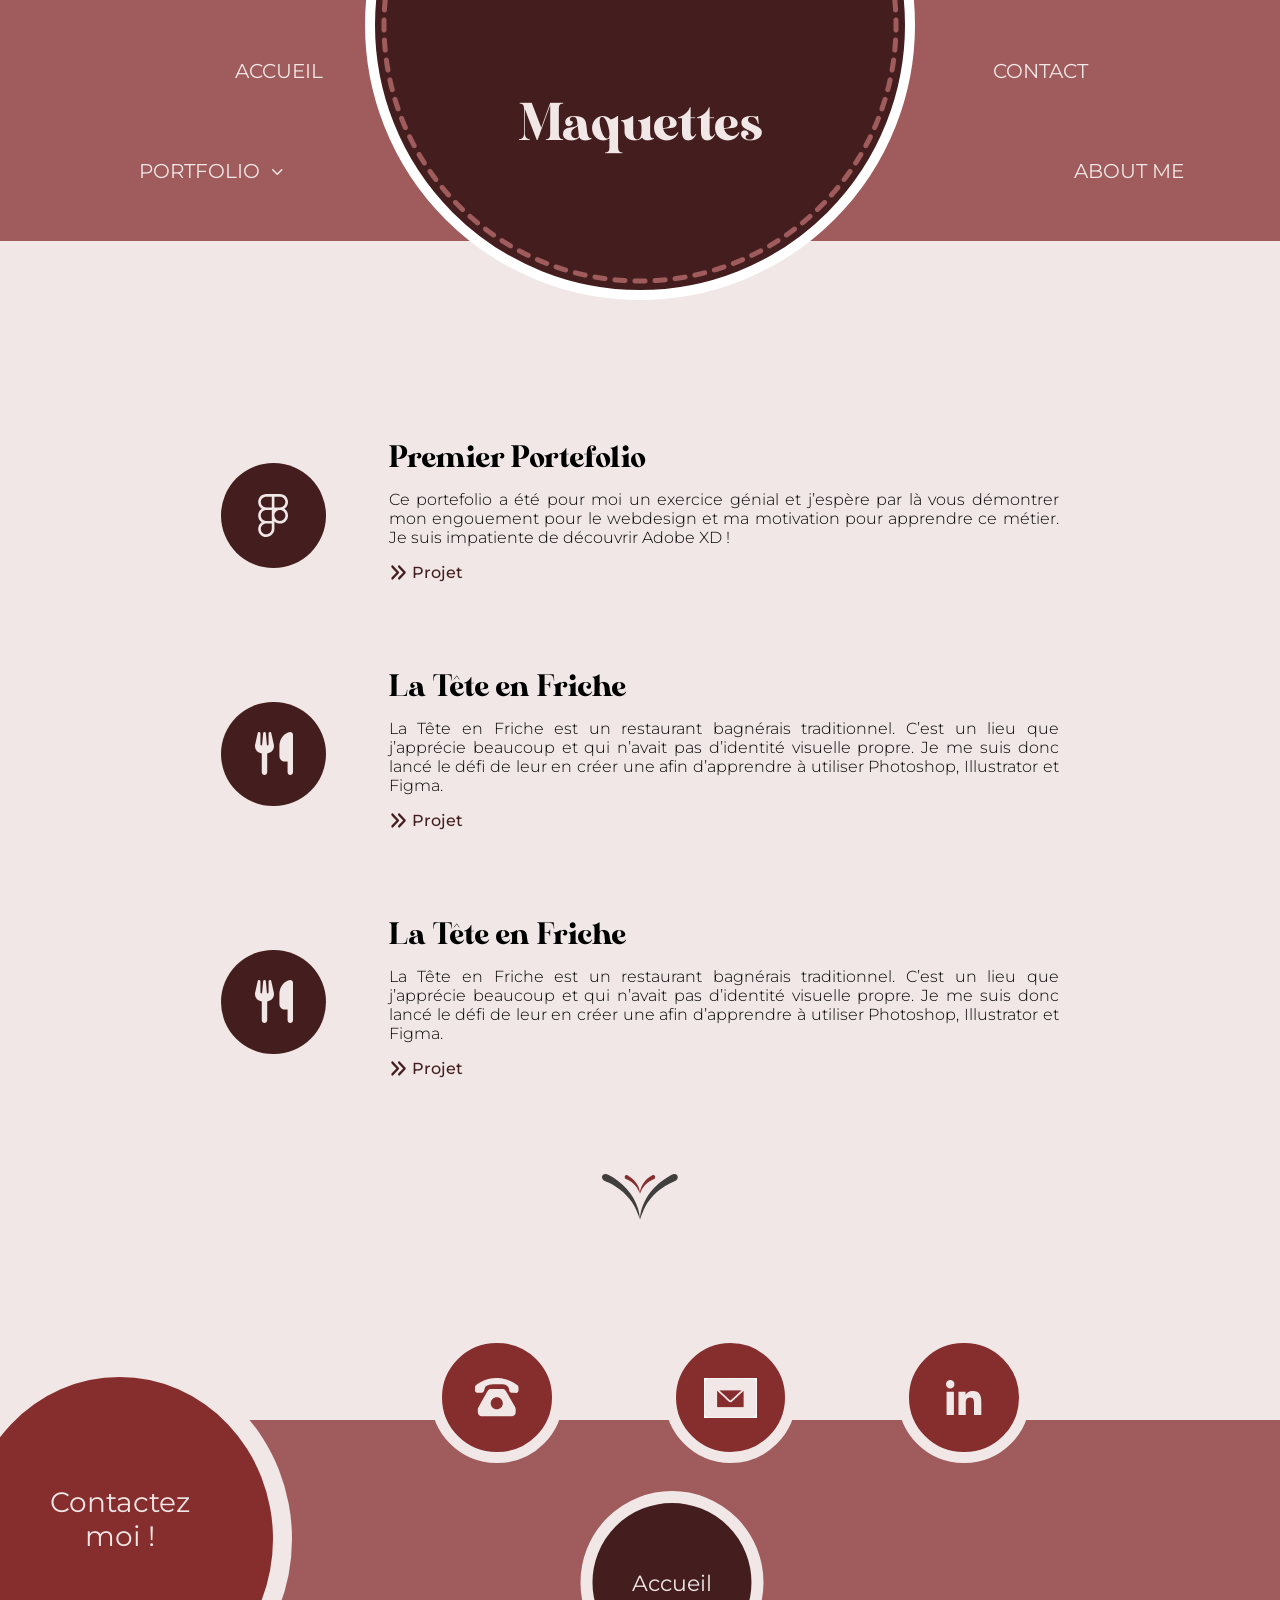
<file: maquettes.html>
<!doctype html>
<html lang="fr">
<head>
    <meta charset="UTF-8">
    <meta name="viewport"
          content="width=device-width, user-scalable=no, initial-scale=1.0, maximum-scale=1.0, minimum-scale=1.0">
    <meta http-equiv="X-UA-Compatible" content="ie=edge">
    <title>Identités - Mélissa</title>
    <link rel="stylesheet" href="assets/css/maquettes.min.css">
    <script src="https://code.jquery.com/jquery-3.7.1.min.js"
            integrity="sha256-/JqT3SQfawRcv/BIHPThkBvs0OEvtFFmqPF/lYI/Cxo=" crossorigin="anonymous"></script>

    <link rel="icon" href="https://www.melissa-piana.fr/assets/img/Mandala_48px.svg">
    <meta name="description" content="Bienvenue sur mon site de webdesign, UX/UI design">
    <meta name="keywords" content="websign, UX/UI design, reponsive, maquette, portefolio">
    <meta name="author" content="Lorenzo Devichi">
    <meta name="copyright" content="Mélissa Piana"/>
    <meta property="og:title" content="Portfolio - Mélissa"/>
    <meta property="og:url" content="https://www.melissa-piana.fr/"/>
    <meta property="og:image" content="https://www.melissa-piana.fr/assets/img/"/>
    <meta property="og:description" content="Bienvenue sur mon site de webdesign, UX/UI design"/>
    <meta property="og:site_name" content="Mélissa Piana"/>
    <meta property="og:type" content="website"/>
</head>
<body class="identVisuel">
<nav>
    <div class="navtop">
        <a href="/">
            ACCUEIL
        </a>
        <a href="/#form">
            CONTACT
        </a>
    </div>
    <div class="circle">
        <h1>Maquettes</h1>
        <img src="assets/img/Ellipse33.png" alt="eclypse">
    </div>
    <div class="navBot">
        <div class="p-relative">
            <a href="portefolio" id="sous-menu">
                PORTFOLIO
            </a>
            <div class="sous-menu">
                <a href="toutes-les-identites-visuel">Identités visuelles</a>
                <a href="maquettes">Maquettes</a>
                <a href="toutes-les-creations">Créations</a>
            </div>
        </div>
        <a href="/#about">
            ABOUT ME
        </a>
    </div>
</nav>
<div class="projet-ident">
    <div class="projet">
        <div class="circle-rose">
            <svg xmlns="http://www.w3.org/2000/svg" width="33" height="43" viewBox="0 0 33 43" fill="none">
                <path d="M1.17383 8.0457C1.17383 3.60293 4.77107 0 9.20682 0H22.992C27.4278 0 31.025 3.60293 31.025 8.0457C31.025 10.8592 29.5828 13.3367 27.3943 14.7729C29.5828 16.209 31.025 18.6865 31.025 21.5C31.025 25.9428 27.4278 29.5457 22.992 29.5457H22.816C20.7364 29.5457 18.8414 28.7563 17.4159 27.4545V34.8703C17.4159 39.3719 13.7264 43 9.24875 43C4.82138 43 1.17383 39.4055 1.17383 34.9543C1.17383 32.1408 2.61608 29.6633 4.79622 28.2271C2.61608 26.791 1.17383 24.3135 1.17383 21.5C1.17383 18.6865 2.61608 16.209 4.79622 14.7729C2.61608 13.3367 1.17383 10.8592 1.17383 8.0457ZM14.783 16.0914H9.20682C6.2217 16.0914 3.80677 18.5102 3.80677 21.5C3.80677 24.473 6.20493 26.8918 9.17328 26.9086C9.18167 26.9086 9.19844 26.9086 9.20682 26.9086H14.783V16.0914ZM17.4159 21.5C17.4159 24.4898 19.8308 26.9086 22.816 26.9086H22.992C25.9688 26.9086 28.3921 24.4898 28.3921 21.5C28.3921 18.5102 25.9688 16.0914 22.992 16.0914H22.816C19.8308 16.0914 17.4159 18.5102 17.4159 21.5ZM9.20682 29.5457C9.19844 29.5457 9.18167 29.5457 9.17328 29.5457C6.20493 29.5625 3.80677 31.9813 3.80677 34.9543C3.80677 37.9357 6.25524 40.3629 9.24875 40.3629C12.2926 40.3629 14.783 37.8937 14.783 34.8703V29.5457H9.20682ZM9.20682 2.63711C6.2217 2.63711 3.80677 5.05586 3.80677 8.0457C3.80677 11.0355 6.2217 13.4543 9.20682 13.4543H14.783V2.63711H9.20682ZM17.4159 13.4543H22.992C25.9688 13.4543 28.3921 11.0355 28.3921 8.0457C28.3921 5.05586 25.9688 2.63711 22.992 2.63711H17.4159V13.4543Z"
                      fill="#F1E7E7"/>
            </svg>
        </div>
        <div>
            <h2>Premier Portefolio</h2>
            <p>Ce portefolio a été pour moi un exercice génial et j’espère par là vous démontrer mon engouement pour le
                webdesign et ma motivation pour apprendre ce métier. Je suis impatiente de découvrir Adobe XD !</p>
            <a href="#"><img src="assets/img/Double flèche 2.svg" alt="fleche">Projet</a>
        </div>
    </div>
    <div class="projet">
        <div class="circle-rose">
            <svg xmlns="http://www.w3.org/2000/svg" width="38" height="43" viewBox="0 0 38 43" fill="none">
                <g clip-path="url(#clip0_183_3544)">
                    <path d="M35.2857 0C33.9286 0 24.4286 2.6875 24.4286 14.7812V24.1875C24.4286 27.1521 26.8629 29.5625 29.8571 29.5625H32.5714V40.3125C32.5714 41.799 33.7844 43 35.2857 43C36.7871 43 38 41.799 38 40.3125V29.5625V20.1562V2.6875C38 1.20098 36.7871 0 35.2857 0ZM5.42857 1.34375C5.42857 0.655078 4.91116 0.0839844 4.21562 0.00839844C3.52009 -0.0671875 2.90089 0.386328 2.74821 1.0498L0.178125 12.4969C0.059375 13.026 0 13.5635 0 14.101C0 17.9559 2.97723 21.1221 6.78571 21.4664V40.3125C6.78571 41.799 7.99866 43 9.5 43C11.0013 43 12.2143 41.799 12.2143 40.3125V21.4664C16.0228 21.1221 19 17.9559 19 14.101C19 13.5635 18.9406 13.026 18.8219 12.4969L16.2518 1.0498C16.0991 0.37793 15.4629 -0.0671875 14.7759 0.00839844C14.0888 0.0839844 13.5714 0.655078 13.5714 1.34375V12.6145C13.5714 13.068 13.1982 13.4375 12.7402 13.4375C12.3076 13.4375 11.9513 13.11 11.9089 12.6816L10.8487 1.22617C10.7893 0.529102 10.204 0 9.5 0C8.79598 0 8.21071 0.529102 8.15134 1.22617L7.09955 12.6816C7.05714 13.11 6.70089 13.4375 6.2683 13.4375C5.81027 13.4375 5.43705 13.068 5.43705 12.6145V1.34375H5.42857ZM9.52545 14.1094H9.5H9.47455L9.5 14.0506L9.52545 14.1094Z"
                          fill="#F1E7E7"/>
                </g>
                <defs>
                    <clipPath id="clip0_183_3544">
                        <rect width="38" height="43" fill="white"/>
                    </clipPath>
                </defs>
            </svg>
        </div>
        <div>
            <h2>La Tête en Friche</h2>
            <p>La Tête en Friche est un restaurant bagnérais traditionnel. C’est un lieu que j’apprécie beaucoup et qui
                n’avait pas d’identité visuelle propre. Je me suis donc lancé le défi de leur en créer une afin
                d’apprendre à utiliser Photoshop, Illustrator et Figma. </p>
            <a href="#"><img src="assets/img/Double flèche 2.svg" alt="fleche">Projet</a>
        </div>
    </div>
    <div class="projet">
        <div class="circle-rose">
            <svg xmlns="http://www.w3.org/2000/svg" width="38" height="43" viewBox="0 0 38 43" fill="none">
                <g clip-path="url(#clip0_183_3544)">
                    <path d="M35.2857 0C33.9286 0 24.4286 2.6875 24.4286 14.7812V24.1875C24.4286 27.1521 26.8629 29.5625 29.8571 29.5625H32.5714V40.3125C32.5714 41.799 33.7844 43 35.2857 43C36.7871 43 38 41.799 38 40.3125V29.5625V20.1562V2.6875C38 1.20098 36.7871 0 35.2857 0ZM5.42857 1.34375C5.42857 0.655078 4.91116 0.0839844 4.21562 0.00839844C3.52009 -0.0671875 2.90089 0.386328 2.74821 1.0498L0.178125 12.4969C0.059375 13.026 0 13.5635 0 14.101C0 17.9559 2.97723 21.1221 6.78571 21.4664V40.3125C6.78571 41.799 7.99866 43 9.5 43C11.0013 43 12.2143 41.799 12.2143 40.3125V21.4664C16.0228 21.1221 19 17.9559 19 14.101C19 13.5635 18.9406 13.026 18.8219 12.4969L16.2518 1.0498C16.0991 0.37793 15.4629 -0.0671875 14.7759 0.00839844C14.0888 0.0839844 13.5714 0.655078 13.5714 1.34375V12.6145C13.5714 13.068 13.1982 13.4375 12.7402 13.4375C12.3076 13.4375 11.9513 13.11 11.9089 12.6816L10.8487 1.22617C10.7893 0.529102 10.204 0 9.5 0C8.79598 0 8.21071 0.529102 8.15134 1.22617L7.09955 12.6816C7.05714 13.11 6.70089 13.4375 6.2683 13.4375C5.81027 13.4375 5.43705 13.068 5.43705 12.6145V1.34375H5.42857ZM9.52545 14.1094H9.5H9.47455L9.5 14.0506L9.52545 14.1094Z"
                          fill="#F1E7E7"/>
                </g>
                <defs>
                    <clipPath id="clip0_183_3544">
                        <rect width="38" height="43" fill="white"/>
                    </clipPath>
                </defs>
            </svg>
        </div>
        <div>
            <h2>La Tête en Friche</h2>
            <p>La Tête en Friche est un restaurant bagnérais traditionnel. C’est un lieu que j’apprécie beaucoup et qui
                n’avait pas d’identité visuelle propre. Je me suis donc lancé le défi de leur en créer une afin
                d’apprendre à utiliser Photoshop, Illustrator et Figma. </p>
            <a href="#"><img src="assets/img/Double flèche 2.svg" alt="fleche">Projet</a>
        </div>
    </div>

    <img class="center-arrow" src="assets/img/Flèche maison 2 1.svg" alt="fleche-bottom">

</div>

<footer class="p-relative">
    <p class="tel-number">06 21 65 25 55</p>
    <p class="mail-adress">melissa.piana@protonmail.com</p>
    <div class="p-relative d-flex align-items-center align-items-end over-hidden w100">

        <div class="bandeaux w100 d-flex justify-content-beetween">
            <div>
                <div class="contact">
                    <a href="#">Contactez <br> moi !
                    </a>
                </div>
                <div class="picto">
                    <div class="p-relative tel">
                        <img src="assets/img/Picto tel.svg" alt="phone">

                    </div>

                    <div class="mail">
                        <img src="assets/img/Picto mail.jpg" alt="mail">

                    </div>
                    <div class="linkedin">
                        <img src="assets/img/Picto In.svg" alt="linkedin">
                    </div>
                </div>
            </div>
            <div class="nav-right d-flex justify-content-end">
                <a href="index">Accueil</a>
                <a href="portefolio">Portfolio</a>
                <a href="/#about">About me</a>

            </div>
        </div>


    </div>

</footer>
<script src="assets/js/script.js"></script>
</body>
</html>
</file>
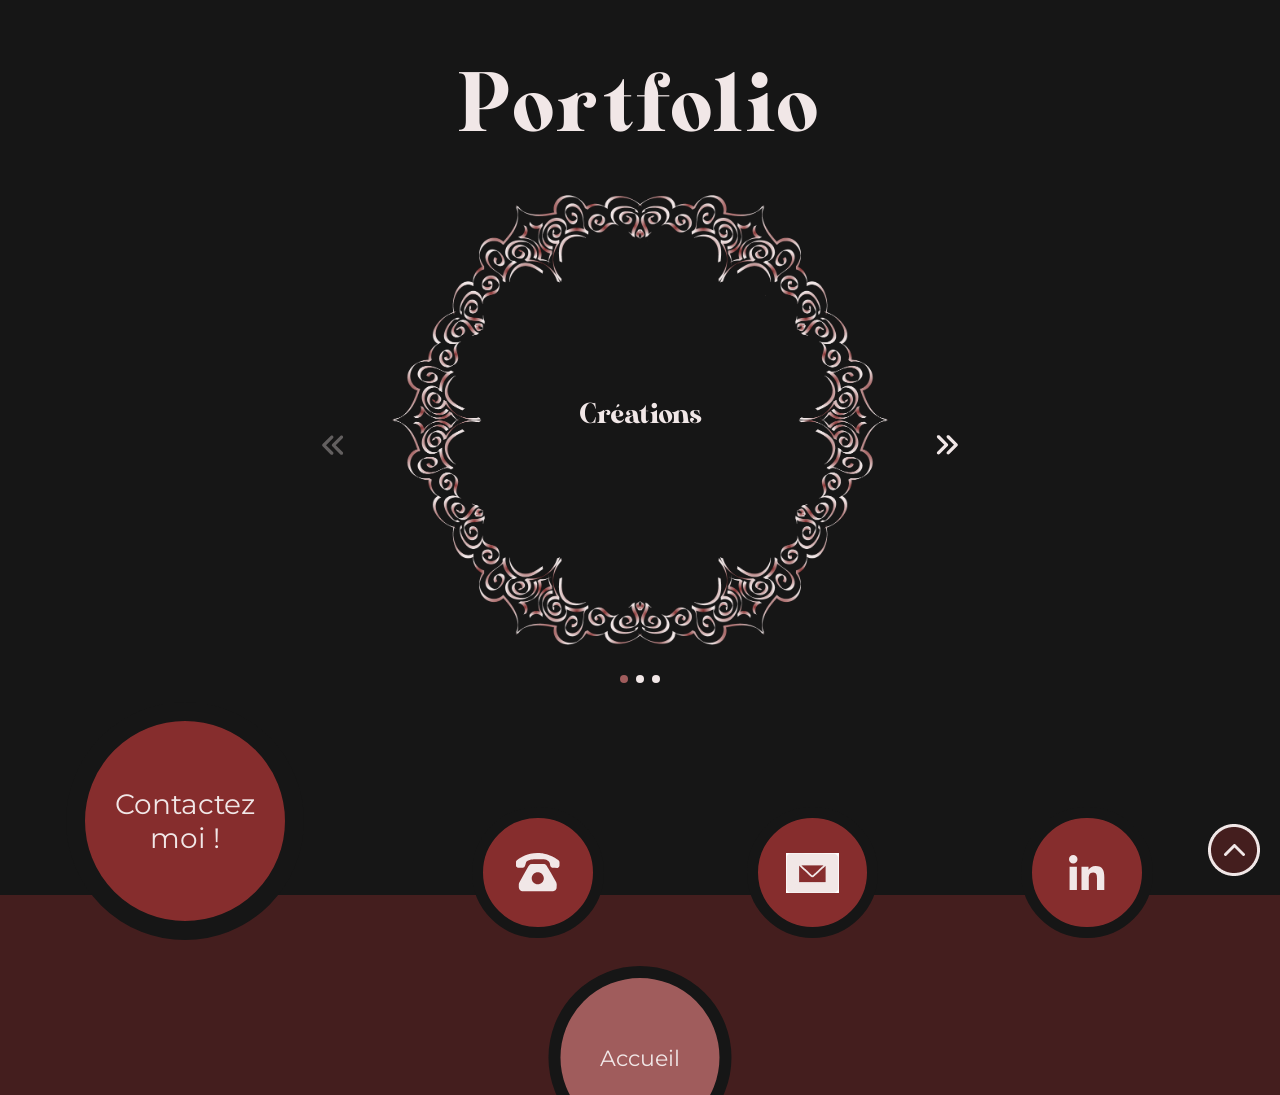
<file: portefolio.html>
<!doctype html>
<html lang="fr">
<head>
    <meta charset="UTF-8">
    <meta name="viewport" content="width=device-width, initial-scale=1, maximum-scale=2">
    <meta http-equiv="X-UA-Compatible" content="ie=edge">
    <title>Portfolio - Mélissa</title>
    <link rel="stylesheet" href="assets/css/portefolio.min.css">
    <script src="https://code.jquery.com/jquery-3.7.1.min.js"
            integrity="sha256-/JqT3SQfawRcv/BIHPThkBvs0OEvtFFmqPF/lYI/Cxo=" crossorigin="anonymous"></script>


    <link rel="icon" href="https://www.melissa-piana.fr/assets/img/Mandala_48px.svg">
    <link rel="stylesheet" href="https://cdn.jsdelivr.net/npm/swiper@11/swiper-bundle.min.css"/>
    <meta name="description" content="Bienvenue sur mon site de webdesign, UX/UI design">
    <meta name="keywords" content="websign, UX/UI design, reponsive, maquette, portefolio">
    <meta name="author" content="Lorenzo Devichi">
    <meta name="copyright" content="Mélissa Piana"/>
    <meta property="og:title" content="Portfolio - Mélissa"/>
    <meta property="og:url" content="https://www.melissa-piana.fr/"/>
    <meta property="og:image" content="https://www.melissa-piana.fr/assets/img/"/>
    <meta property="og:description" content="Bienvenue sur mon site de webdesign, UX/UI design"/>
    <meta property="og:site_name" content="Mélissa Piana"/>
    <meta property="og:type" content="website"/>
</head>
<body class="portefolio" id="top">
<a href="#top" class="click-to-top">
    <img src="assets/img/Top_fleche.png" alt="top fleche" class="arrow-up">
</a>
<div class="portefolio-main">
    <h1>Portfolio</h1>
    <div class="slidePortefolio d-flex p-relative">
        <div class="p-abso mandala">
            <img src="assets/img/Oriental_1_rose.webp" alt="gauche-mandala.png">
            <a href="toutes-les-creations">Créations</a>
        </div>
        <div class="p-abso mandala mandala-center">
            <img src="assets/img/Oriental_3_rose.webp" alt="gauche-mandala.png">
            <a href="toutes-les-identites-visuel">Identités <br> visuelles</a>
        </div>
        <div class="p-abso mandala">
            <img src="assets/img/Oriental_2_rose.webp" alt="gauche-mandala.png">
            <a href="toutes-les-maquettes">Maquettes</a>
        </div>

    </div>
    <div class="slidePortofolioMobile">
        <div class="swiper mySwiper1" style="margin-top: 5em">
            <div class="swiper-wrapper">
                <div class="swiper-slide">
                    <img class="img-middle" src="assets/img/mandala-portfolio.png" alt="gauche-mandala.png">
                    <img class="img-left" src="assets/img/Oriental_1_rose.webp" alt="gauche-mandala.png">
                    <a href="toutes-les-creations">Créations</a>
                </div>
                <div class="swiper-slide">
                    <img class="img-middle" src="assets/img/mandala-portfolio.png" alt="gauche-mandala.png">
                    <img class="img-left" src="assets/img/Oriental_3_rose.webp" alt="gauche-mandala.png">
                    <a href="toutes-les-maquettes">Maquettes</a>
                </div>
                <div class="swiper-slide">
                    <img class="img-middle" src="assets/img/mandala-portfolio.png" alt="gauche-mandala.png">
                    <img class="img-left" src="assets/img/Oriental_2_rose.webp" alt="gauche-mandala.png">
                    <a href="toutes-les-identites-visuel">Identités visuelles</a>
                </div>
            </div>
            <div>
                <div class="swiper-button-next">
                    <svg xmlns="http://www.w3.org/2000/svg" width="35" height="35" viewBox="0 0 35 35" fill="none">
                        <path d="M31.6076 15.7981C32.425 16.6155 32.425 17.943 31.6076 18.7604L21.1446 29.2234C20.3272 30.0408 18.9997 30.0408 18.1823 29.2234C17.3649 28.4059 17.3649 27.0785 18.1823 26.261L27.1673 17.276L18.1888 8.29092C17.3714 7.4735 17.3714 6.14601 18.1888 5.32859C19.0062 4.51118 20.3337 4.51118 21.1511 5.32859L31.6141 15.7915L31.6076 15.7981ZM8.58906 5.33514L19.052 15.7981C19.8694 16.6155 19.8694 17.943 19.052 18.7604L8.58906 29.2234C7.77164 30.0408 6.44415 30.0408 5.62674 29.2234C4.80932 28.4059 4.80932 27.0785 5.62674 26.261L14.6118 17.276L5.63327 8.29092C4.81585 7.4735 4.81585 6.14601 5.63327 5.32859C6.45069 4.51118 7.77818 4.51118 8.5956 5.32859L8.58906 5.33514Z"
                              fill="#F1E7E7"/>
                    </svg>
                </div>
                <div class="swiper-button-prev">
                    <svg xmlns="http://www.w3.org/2000/svg" width="35" height="35" viewBox="0 0 35 35" fill="none">
                        <path d="M31.6076 15.7981C32.425 16.6155 32.425 17.943 31.6076 18.7604L21.1446 29.2234C20.3272 30.0408 18.9997 30.0408 18.1823 29.2234C17.3649 28.4059 17.3649 27.0785 18.1823 26.261L27.1673 17.276L18.1888 8.29092C17.3714 7.4735 17.3714 6.14601 18.1888 5.32859C19.0062 4.51118 20.3337 4.51118 21.1511 5.32859L31.6141 15.7915L31.6076 15.7981ZM8.58906 5.33514L19.052 15.7981C19.8694 16.6155 19.8694 17.943 19.052 18.7604L8.58906 29.2234C7.77164 30.0408 6.44415 30.0408 5.62674 29.2234C4.80932 28.4059 4.80932 27.0785 5.62674 26.261L14.6118 17.276L5.63327 8.29092C4.81585 7.4735 4.81585 6.14601 5.63327 5.32859C6.45069 4.51118 7.77818 4.51118 8.5956 5.32859L8.58906 5.33514Z"
                              fill="#F1E7E7"/>
                    </svg>
                </div>
                <div class="swiper-pagination">
                </div>
            </div>
        </div>
    </div>
</div>
<footer class="p-relative">
    <p class="tel-number">06 21 65 25 55</p>
    <p class="mail-adress">contact@melissa-piana.fr</p>
    <div class="p-relative d-flex align-items-center align-items-end over-hidden w100">

        <div class="bandeaux w100 d-flex justify-content-beetween">
            <div class="x2">
                <div class="contact">
                    <a href="/#form">Contactez <br> moi !
                    </a>
                </div>
                <div class="picto">
                    <div class="p-relative tel">
                        <img src="assets/img/Picto tel.svg" alt="phone">

                    </div>

                    <div class="mail">
                        <img src="assets/img/Picto mail.jpg" alt="mail">

                    </div>
                    <div class="linkedin">
                        <img src="assets/img/Picto In.svg" alt="linkedin">
                    </div>
                </div>
            </div>
            <div class="nav-right d-flex justify-content-end">
                <a href="/">Accueil</a>
                <a href="portefolio">Portfolio</a>
                <a href="/#about">About me</a>

            </div>
        </div>


    </div>

</footer>
<script src="https://cdn.jsdelivr.net/npm/swiper@11/swiper-bundle.min.js"></script>
<script src="assets/js/script.js"></script>
<script>
    var swiper = new Swiper(".mySwiper1", {
        cssMode: true,
        navigation: {
            nextEl: ".swiper-button-next",
            prevEl: ".swiper-button-prev",
        },
        pagination: {
            el: ".swiper-pagination",
            clickable: true,
        },
        mousewheel: true,
        keyboard: true,
    });
</script>
</body>
</html>
</file>
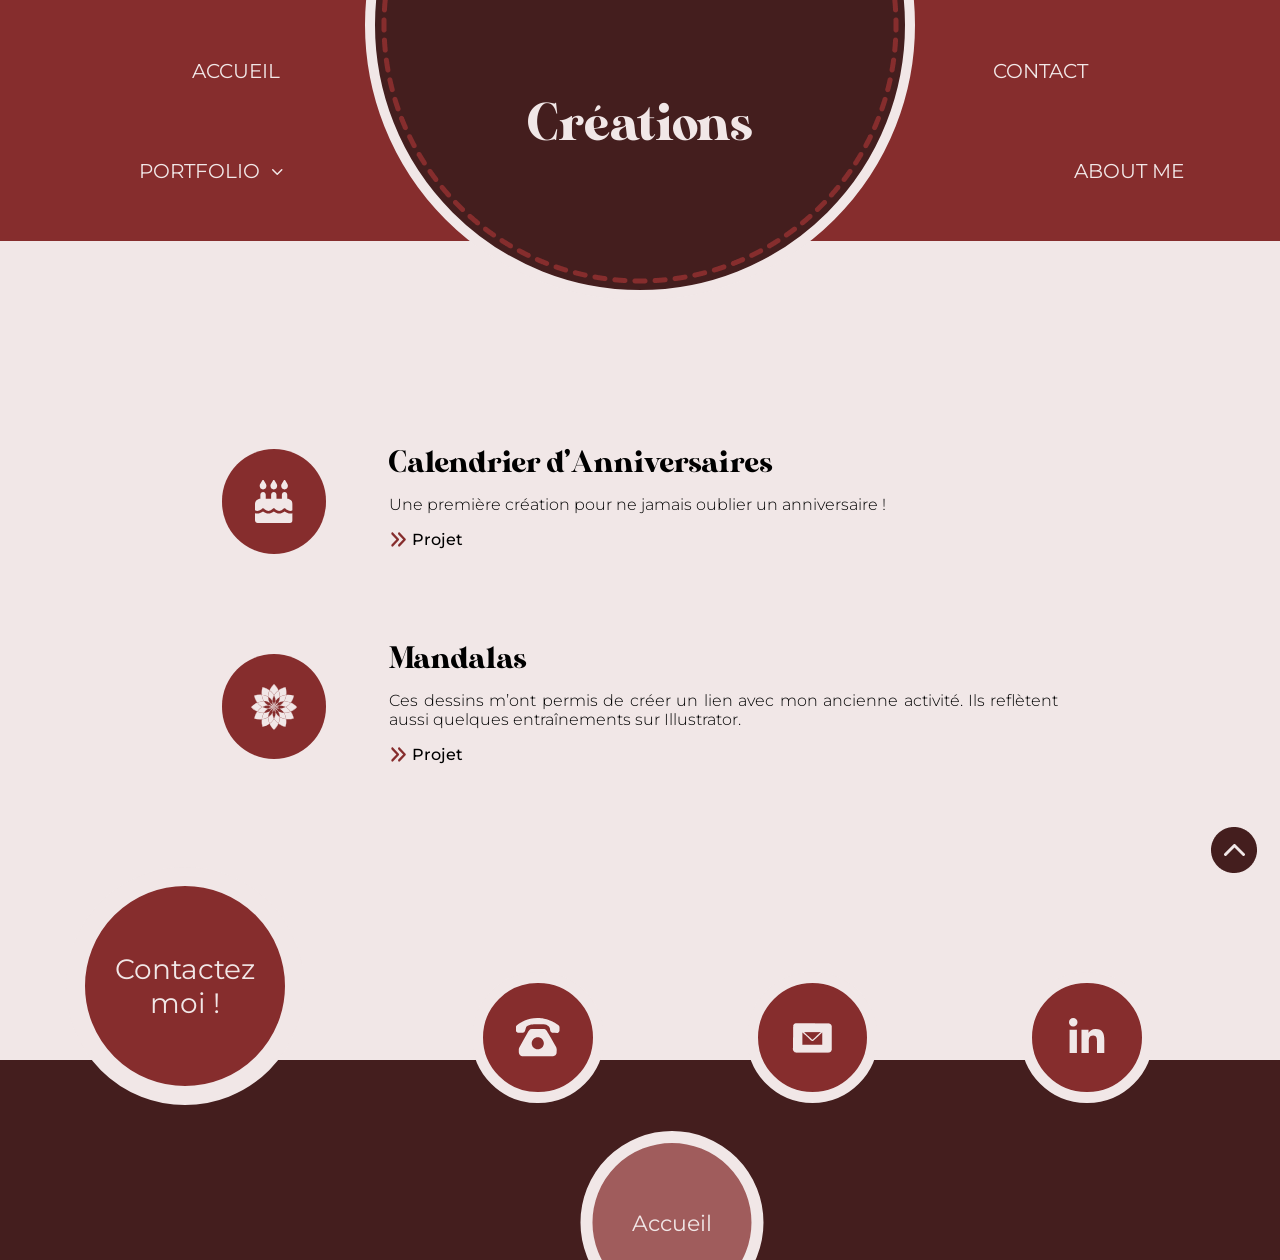
<file: toutes-les-creations.html>
<!doctype html>
<html lang="fr">
<head>
    <meta charset="UTF-8">
    <meta name="viewport" content="width=device-width, initial-scale=1, maximum-scale=2">
    <meta http-equiv="X-UA-Compatible" content="ie=edge">
    <title>Créations - Mélissa</title>
    <link rel="stylesheet" href="assets/css/creations.min.css">
    <script src="https://code.jquery.com/jquery-3.7.1.min.js"
            integrity="sha256-/JqT3SQfawRcv/BIHPThkBvs0OEvtFFmqPF/lYI/Cxo=" crossorigin="anonymous"></script>

    <link rel="icon" href="https://www.melissa-piana.fr/assets/img/Mandala_48px.svg">
    <meta name="description" content="Bienvenue sur mon site de webdesign, UX/UI design">
    <meta name="keywords" content="websign, UX/UI design, reponsive, maquette, portefolio">
    <meta name="author" content="Lorenzo Devichi">
    <meta name="copyright" content="Mélissa Piana"/>
    <meta property="og:title" content="Portfolio - Mélissa"/>
    <meta property="og:url" content="https://www.melissa-piana.fr/"/>
    <meta property="og:image" content="https://www.melissa-piana.fr/assets/img/"/>
    <meta property="og:description" content="Bienvenue sur mon site de webdesign, UX/UI design"/>
    <meta property="og:site_name" content="Mélissa Piana"/>
    <meta property="og:type" content="website"/>
</head>
<body class="identVisuel" id="top">
<a href="#top" class="click-to-top">
    <img src="assets/img/Top_fleche.png" alt="top fleche" class="arrow-up">
</a>
<nav class="nav-desktop">
    <div class="navtop">
        <a href="/" class="fleur-right">
            ACCUEIL
        </a>
        <a href="/#form">
            CONTACT
        </a>
    </div>
    <div class="circle">
        <h1>Créations</h1>
        <img src="assets/img/Ellipse_32_red.png" alt="eclypse">
    </div>
    <div class="navBot">
        <div class="p-relative">
            <a href="portefolio" id="sous-menu">
                PORTFOLIO
            </a>
            <div class="sous-menu">
                <a href="toutes-les-identites-visuel">Identités visuelles</a>
                <a href="toutes-les-maquettes">Maquettes</a>
                <a href="toutes-les-creations">Créations</a>
            </div>
        </div>
        <a href="/#about">
            ABOUT ME
        </a>
    </div>
</nav>
<nav class="nav-mobile">
    <div class="bandeaux-mobile">
        <div class="nav-left">
            <ul>
                <li class="port p-relative">
                    <p id="sous-menu-mobile">
                        PORTFOLIO
                    </p>
                    <div class="sous-menu">
                        <a href="toutes-les-identites-visuel">Identités visuelles</a>
                        <a href="toutes-les-maquettes">Maquettes</a>
                        <a href="toutes-les-creations">Créations</a>
                    </div>
                </li>
                <li class="cont">
                    <a href="#">Contact</a>
                </li>
                <li class="acc">
                    <a href="#">ACCUEIL</a>
                </li>
            </ul>
        </div>
    </div>
    <div class="circle-mobile">
        <h1>Créations</h1>
    </div>

</nav>
<div class="creations">
    <div class="projet">
        <a href="creations/calendrier-anniversaires">
            <div class="circle-rose">
                <svg xmlns="http://www.w3.org/2000/svg" width="38" height="43" viewBox="0 0 38 43" fill="none">
                    <g clip-path="url(#clip0_183_7728)">
                        <path d="M7.25104 0.461914L5.18651 3.99766C4.8676 4.54355 4.69975 5.17344 4.69975 5.81172V6.04688C4.69975 7.90293 6.20199 9.40625 8.05671 9.40625C9.91143 9.40625 11.4137 7.90293 11.4137 6.04688V5.81172C11.4137 5.17344 11.2458 4.55195 10.9269 3.99766L8.86238 0.461914C8.69453 0.176367 8.39241 0 8.05671 0C7.72101 0 7.41889 0.176367 7.25104 0.461914ZM17.9933 0.461914L15.9288 3.99766C15.6099 4.54355 15.442 5.17344 15.442 5.81172V6.04688C15.442 7.90293 16.9443 9.40625 18.799 9.40625C20.6537 9.40625 22.156 7.90293 22.156 6.04688V5.81172C22.156 5.17344 21.9881 4.55195 21.6692 3.99766L19.6047 0.461914C19.4368 0.176367 19.1347 0 18.799 0C18.4633 0 18.1612 0.176367 17.9933 0.461914ZM26.6711 3.99766C26.3522 4.54355 26.1843 5.17344 26.1843 5.81172V6.04688C26.1843 7.90293 27.6866 9.40625 29.5413 9.40625C31.396 9.40625 32.8982 7.90293 32.8982 6.04688V5.81172C32.8982 5.17344 32.7304 4.55195 32.4115 3.99766L30.3469 0.461914C30.1791 0.176367 29.877 0 29.5413 0C29.2056 0 28.9035 0.176367 28.7356 0.461914L26.6711 3.99766ZM10.7423 14.7812C10.7423 13.2947 9.54217 12.0938 8.05671 12.0938C6.57126 12.0938 5.37114 13.2947 5.37114 14.7812V18.8125C2.40862 18.8125 0 21.2229 0 24.1875V30.1504C0.69657 30.5871 1.51903 30.9062 2.41701 30.9062C3.54999 30.9062 4.69975 30.3939 5.6397 29.7809C6.09289 29.4869 6.47055 29.1846 6.73071 28.9662C6.8566 28.857 6.95731 28.7646 7.02445 28.7059C7.05801 28.6723 7.08319 28.6555 7.09158 28.6387L7.09998 28.6303C7.36014 28.3615 7.72101 28.2188 8.09867 28.2271C8.47633 28.2355 8.82042 28.4035 9.07219 28.6807L9.08058 28.6891C9.08898 28.6975 9.11415 28.7227 9.13933 28.7479C9.19808 28.8066 9.282 28.8906 9.3995 28.9998C9.63448 29.2182 9.97018 29.5121 10.3898 29.7977C11.2458 30.3939 12.3201 30.8979 13.4362 30.8979C14.5524 30.8979 15.6267 30.3939 16.4827 29.7977C16.9023 29.5037 17.238 29.2182 17.473 28.9998C17.5905 28.8906 17.6744 28.8066 17.7332 28.7479C17.7583 28.7227 17.7835 28.6975 17.7919 28.6891L17.8003 28.6807C18.0521 28.3867 18.4213 28.2271 18.8074 28.2271C19.1934 28.2271 19.5627 28.3951 19.8145 28.6807L19.8229 28.6891C19.8313 28.6975 19.8564 28.7227 19.8816 28.7479C19.9404 28.8066 20.0243 28.8906 20.1418 28.9998C20.3768 29.2182 20.7125 29.5121 21.1321 29.7977C21.9881 30.3939 23.0623 30.8979 24.1785 30.8979C25.2947 30.8979 26.3689 30.3939 27.225 29.7977C27.6446 29.5037 27.9803 29.2182 28.2153 28.9998C28.3328 28.8906 28.4167 28.8066 28.4754 28.7479C28.5006 28.7227 28.5258 28.6975 28.5342 28.6891L28.5426 28.6807C28.786 28.3951 29.1384 28.2355 29.5161 28.2271C29.8938 28.2188 30.2462 28.3615 30.5148 28.6303L30.5232 28.6387C30.54 28.6555 30.5568 28.6723 30.5903 28.7059C30.6575 28.7646 30.7498 28.857 30.8841 28.9662C31.1442 29.1846 31.5135 29.4869 31.9751 29.7809C32.915 30.3939 34.0648 30.9062 35.1978 30.9062C36.0957 30.9062 36.9182 30.5787 37.6148 30.1504V24.1875C37.6148 21.2229 35.2062 18.8125 32.2436 18.8125V14.7812C32.2436 13.2947 31.0435 12.0938 29.5581 12.0938C28.0726 12.0938 26.8725 13.2947 26.8725 14.7812V18.8125H21.4846V14.7812C21.4846 13.2947 20.2845 12.0938 18.799 12.0938C17.3135 12.0938 16.1134 13.2947 16.1134 14.7812V18.8125H10.7423V14.7812ZM37.598 33.1402C36.8846 33.4174 36.0706 33.5938 35.181 33.5938C33.2927 33.5938 31.6226 32.7623 30.498 32.0316C30.1539 31.8049 29.8434 31.5781 29.5832 31.3766C29.3482 31.5781 29.0713 31.7965 28.7608 32.0064C27.6782 32.7539 26.0668 33.5938 24.1701 33.5938C22.2735 33.5938 20.6621 32.7539 19.5879 32.0064C19.2941 31.8049 19.0256 31.5949 18.799 31.4018C18.5724 31.5949 18.3038 31.7965 18.0101 32.0064C16.9359 32.7539 15.3245 33.5938 13.4279 33.5938C11.5312 33.5938 9.91983 32.7539 8.8456 32.0064C8.53508 31.7881 8.25813 31.5697 8.02314 31.3766C7.76298 31.5781 7.45246 31.8049 7.10837 32.0316C5.97539 32.7623 4.30531 33.5938 2.41701 33.5938C1.52742 33.5938 0.713355 33.409 0 33.1402V40.3125C0 41.799 1.20011 43 2.68557 43H34.9124C36.3979 43 37.598 41.799 37.598 40.3125V33.1402Z"
                              fill="#F1E7E7"/>
                    </g>
                    <defs>
                        <clipPath id="clip0_183_7728">
                            <rect width="37.598" height="43" fill="white"/>
                        </clipPath>
                    </defs>
                </svg>
            </div>
        </a>
        <div class="txt-creation">
            <h2>Calendrier d’Anniversaires</h2>
            <p>Une première création pour ne jamais oublier un anniversaire ! </p>
            <a href="creations/calendrier-anniversaires"><img src="assets/img/Double flèche 2 red.svg"
                                                              alt="fleche">Projet</a>
        </div>
    </div>
    <div class="projet">
        <a href="creations/mandala">
            <div class="circle-rose">
                <svg xmlns="http://www.w3.org/2000/svg" width="46" height="46" viewBox="0 0 46 46" fill="none">
                    <path d="M45.9714 23.0246L45.9112 23.0775L45.851 23.0246C45.8354 23.0426 45.8185 23.0619 45.8004 23.0799C44.1443 21.2288 42.0308 19.7304 39.75 18.7218C39.7825 18.6784 39.8162 18.6339 39.8487 18.5894C42.1596 19.616 44.2984 21.1422 45.9702 23.0258L45.9714 23.0246Z"
                          fill="#F1E7E7"/>
                    <path d="M45.9112 23.0786L45.9714 23.1316C44.2166 25.0934 42.1055 26.6148 39.7994 27.6017C39.7681 27.5584 39.7344 27.5126 39.7007 27.4693C41.9755 26.4992 44.0625 25.008 45.8017 23.0798C45.8197 23.0955 45.8342 23.1135 45.8498 23.1316L45.9112 23.0786Z"
                          fill="#F1E7E7"/>
                    <path d="M45.9113 23.0786L45.8499 23.1315C45.8343 23.1135 45.8186 23.0954 45.8018 23.0798C45.8198 23.0617 45.8355 23.0425 45.8523 23.0244L45.9125 23.0774L45.9113 23.0786Z"
                          fill="#F1E7E7"/>
                    <path d="M42.8817 11.6123L42.9612 11.6304C42.422 14.2084 41.352 16.5783 39.8487 18.5895C39.7981 18.5654 39.7488 18.5426 39.6982 18.5221C41.1835 16.5434 42.245 14.2084 42.7855 11.6689C42.8083 11.6773 42.8324 11.6833 42.8553 11.6917L42.8817 11.6135V11.6123Z"
                          fill="#F1E7E7"/>
                    <path d="M42.854 34.3071L42.907 34.4588C42.8937 34.4636 42.8829 34.4672 42.8697 34.472C42.86 34.4191 42.8504 34.3649 42.8384 34.3119L42.8528 34.3071H42.854Z"
                          fill="#F1E7E7"/>
                    <path d="M42.9058 11.5362L42.8817 11.612L42.8022 11.5964C42.7974 11.6205 42.7926 11.6445 42.7866 11.6674C40.4264 10.8947 37.8471 10.6528 35.3677 10.9176L35.3869 10.7527C37.9012 10.4891 40.5166 10.743 42.9058 11.5362Z"
                          fill="#F1E7E7"/>
                    <path d="M42.8814 11.6123L42.855 11.6906C42.8321 11.6821 42.808 11.6761 42.7852 11.6677C42.7912 11.6448 42.796 11.6208 42.8008 11.5967L42.8802 11.6123H42.8814Z"
                          fill="#F1E7E7"/>
                    <path d="M42.8709 34.4722C42.8745 34.4854 42.8769 34.4962 42.8793 34.5095L42.7204 34.5384C42.7204 34.5384 42.7192 34.5287 42.7168 34.5239C42.7686 34.5083 42.8191 34.4902 42.8709 34.4722Z"
                          fill="#F1E7E7"/>
                    <path d="M42.8396 34.312C42.8504 34.365 42.8601 34.4191 42.8709 34.4721C42.8191 34.4901 42.7686 34.5082 42.7168 34.5238C42.7072 34.4709 42.6976 34.4167 42.6855 34.365C42.7373 34.3469 42.7879 34.3289 42.8396 34.312Z"
                          fill="#F1E7E7"/>
                    <path d="M42.8396 34.3121C42.7879 34.3301 42.7373 34.3482 42.6855 34.365C42.2077 31.9639 41.1654 29.6855 39.6465 27.667C39.697 27.6478 39.7488 27.6249 39.7981 27.6021C41.3147 29.6277 42.3582 31.9073 42.8384 34.3121H42.8396Z"
                          fill="#F1E7E7"/>
                    <path d="M42.6854 34.3647C42.6963 34.4165 42.7059 34.4695 42.7167 34.5236C41.0389 35.0917 39.2732 35.3734 37.4763 35.3734C36.7313 35.3734 35.9814 35.3252 35.2304 35.2277C35.2244 35.1724 35.2171 35.1182 35.2075 35.0628C37.7688 35.3974 40.318 35.1675 42.6866 34.3647H42.6854Z"
                          fill="#F1E7E7"/>
                    <path d="M45.8017 23.0799C44.0625 25.008 41.9755 26.4993 39.7007 27.4694C38.6259 26.0576 37.3176 24.7733 35.8071 23.6624C35.4821 23.4169 35.1367 23.1894 34.7744 22.986C35.4063 22.6406 35.9852 22.2771 36.51 21.9292C37.7352 21.0193 38.8233 19.9373 39.7513 18.7217C42.0321 19.7303 44.1456 21.23 45.8017 23.0799Z"
                          fill="#F1E7E7"/>
                    <path d="M42.7867 11.6677C42.2463 14.2084 41.1835 16.5422 39.6995 18.5209C37.8243 17.7049 35.8432 17.2174 33.9078 17.1344C33.6635 17.1235 33.4192 17.1199 33.1772 17.1235C33.5564 16.5013 33.8801 15.8899 34.163 15.3182C34.7696 13.9172 35.1716 12.4356 35.3678 10.9178C37.8472 10.6518 40.4253 10.895 42.7867 11.6677Z"
                          fill="#F1E7E7"/>
                    <path d="M39.6464 27.667C41.1654 29.6854 42.2077 31.9638 42.6855 34.365C40.3168 35.1678 37.7688 35.3977 35.2064 35.0631C34.9729 33.3552 34.489 31.6437 33.7585 29.9779C33.5996 29.6024 33.413 29.2353 33.2036 28.8742C33.3589 28.879 33.5141 28.8802 33.667 28.8802C34.2158 28.8802 34.7418 28.8573 35.2341 28.8273C36.7506 28.6527 38.2346 28.2592 39.6464 27.6682V27.667Z"
                          fill="#F1E7E7"/>
                    <path d="M39.6995 18.521C39.7501 18.5415 39.7994 18.5643 39.85 18.5884C39.8175 18.6341 39.7838 18.6775 39.7513 18.7208C39.7007 18.6967 39.649 18.6739 39.5996 18.6534C39.6333 18.6101 39.6658 18.5655 39.6995 18.521Z"
                          fill="#F1E7E7"/>
                    <path d="M39.5982 18.6531C39.6487 18.6735 39.7005 18.6964 39.7498 18.7205C38.8219 19.9361 37.7338 21.0181 36.5086 21.928C35.9838 22.2759 35.4049 22.6406 34.773 22.9848C34.7164 22.9523 34.6611 22.9222 34.6045 22.8909C35.2653 22.5358 35.8695 22.1579 36.4147 21.7944C37.6159 20.9026 38.6847 19.8434 39.5982 18.6519V18.6531Z"
                          fill="#F1E7E7"/>
                    <path d="M39.7007 27.4692C39.7344 27.5126 39.7681 27.5583 39.7994 27.6016C39.7489 27.6245 39.6971 27.6474 39.6478 27.6666C39.6153 27.6209 39.5816 27.5776 39.5479 27.5342C39.5996 27.5138 39.6502 27.4921 39.7019 27.4692H39.7007Z"
                          fill="#F1E7E7"/>
                    <path d="M39.6996 18.5208C39.6659 18.5665 39.6334 18.6099 39.5997 18.6532C37.7534 17.8528 35.8023 17.3774 33.9007 17.2967C33.6238 17.2859 33.3506 17.2811 33.0786 17.2859C33.1123 17.2305 33.1448 17.1776 33.1785 17.1234C33.4192 17.1198 33.6648 17.1234 33.9091 17.1343C35.8445 17.2173 37.8256 17.7048 39.7008 18.5208H39.6996Z"
                          fill="#F1E7E7"/>
                    <path d="M39.5463 27.5347C39.58 27.578 39.6137 27.6225 39.6462 27.6671C38.2344 28.258 36.7516 28.6516 35.2339 28.8261C34.7416 28.8574 34.2156 28.8791 33.6668 28.8791C33.5151 28.8791 33.3587 28.8779 33.2034 28.8731C33.1697 28.8177 33.1372 28.7635 33.1035 28.7082C33.8546 28.731 34.5671 28.7046 35.2194 28.6648C36.7059 28.4927 38.1598 28.1112 39.5451 27.5347H39.5463Z"
                          fill="#F1E7E7"/>
                    <path d="M39.7005 27.4695C39.6487 27.4923 39.5982 27.5128 39.5464 27.5345C38.4849 26.1479 37.1958 24.8878 35.7106 23.7949C35.364 23.5325 34.9945 23.293 34.6045 23.0776C34.6611 23.0463 34.7176 23.0162 34.773 22.9873C35.1353 23.1907 35.4807 23.4182 35.8057 23.6637C37.3162 24.7746 38.6245 26.0589 39.6993 27.4707L39.7005 27.4695Z"
                          fill="#F1E7E7"/>
                    <path d="M39.5985 18.6533C38.685 19.8449 37.6162 20.904 36.415 21.7959C35.8698 22.1582 35.2656 22.5373 34.6048 22.8924C33.0064 22.0282 31.0639 21.5431 28.8926 21.4757C28.9961 21.418 29.102 21.359 29.2055 21.2976C30.9459 20.2132 32.1663 18.7352 33.0763 17.286C33.3483 17.2812 33.6215 17.286 33.8983 17.2969C35.8012 17.3775 37.7522 17.8541 39.5973 18.6533H39.5985Z"
                          fill="#F1E7E7"/>
                    <path d="M35.7108 23.7937C37.1961 24.8866 38.4839 26.148 39.5467 27.5333C38.1601 28.1098 36.7062 28.4913 35.221 28.6635C34.5686 28.7044 33.8561 28.7297 33.1051 28.7068C32.153 27.1602 30.7135 25.77 28.8696 24.6254C28.9876 24.6266 29.1055 24.6266 29.2259 24.6266C31.2852 24.5568 33.0894 23.8816 34.6059 23.0752C34.9959 23.2906 35.3654 23.5302 35.712 23.7925L35.7108 23.7937Z"
                          fill="#F1E7E7"/>
                    <path d="M34.6024 3.17383C35.4232 5.67489 35.6844 8.26261 35.3871 10.7528C35.3318 10.7589 35.2776 10.7637 35.2222 10.7709C35.5183 8.31436 35.2704 5.76275 34.4712 3.29419C34.4941 3.28817 34.5181 3.28335 34.541 3.27854L34.5254 3.20031L34.6036 3.17383H34.6024Z"
                          fill="#F1E7E7"/>
                    <path d="M35.3868 10.7529L35.3675 10.9178C35.3121 10.9226 35.258 10.9287 35.2002 10.9359C35.2086 10.8805 35.2146 10.8263 35.2207 10.771C35.276 10.765 35.3302 10.7602 35.3855 10.7529H35.3868Z"
                          fill="#F1E7E7"/>
                    <path d="M35.2306 35.2277C35.5604 37.7925 35.3293 40.3441 34.5265 42.714C34.4736 42.7044 34.4194 42.6948 34.3677 42.6827C35.1705 40.3153 35.4004 37.7661 35.0658 35.2036C35.1211 35.2132 35.1753 35.2193 35.2306 35.2265V35.2277Z"
                          fill="#F1E7E7"/>
                    <path d="M35.2002 10.9355C35.2568 10.9295 35.3121 10.9223 35.3675 10.9175C35.1713 12.4364 34.7705 13.918 34.1627 15.3178C33.8798 15.8895 33.5561 16.5009 33.177 17.1232C33.112 17.1232 33.0494 17.1232 32.9844 17.1244C33.384 16.4805 33.7222 15.8402 34.0159 15.2492C34.6116 13.8747 35.0064 12.4244 35.2014 10.9343L35.2002 10.9355Z"
                          fill="#F1E7E7"/>
                    <path d="M34.4711 3.29297C35.2715 5.76153 35.5182 8.31435 35.2221 10.7697C33.1917 11.0008 31.231 11.5713 29.5135 12.4667C29.3173 12.569 29.1259 12.6737 28.937 12.7845C28.9466 12.1225 28.9129 11.4473 28.8299 10.7637C28.6577 9.27601 28.257 7.81245 27.6299 6.38258C29.6543 4.89735 32.0242 3.8069 34.4711 3.29297Z"
                          fill="#F1E7E7"/>
                    <path d="M35.2076 35.0629C35.2172 35.1182 35.2232 35.1724 35.2305 35.2278C35.1751 35.2217 35.1209 35.2145 35.0656 35.2049C35.0571 35.1495 35.0511 35.093 35.0415 35.0376C35.0969 35.0472 35.151 35.0532 35.2088 35.0617L35.2076 35.0629Z"
                          fill="#F1E7E7"/>
                    <path d="M35.2221 10.7698C35.2161 10.8251 35.2088 10.8793 35.2016 10.9346C33.2049 11.1681 31.2791 11.7302 29.5881 12.61C29.3642 12.7268 29.1464 12.8484 28.9321 12.9759C28.9333 12.9109 28.9357 12.8484 28.9369 12.7834C29.1259 12.6738 29.3173 12.5679 29.5135 12.4656C31.231 11.5701 33.1916 11.0008 35.2221 10.7686V10.7698Z"
                          fill="#F1E7E7"/>
                    <path d="M35.2078 35.0628C35.1512 35.0544 35.0958 35.0484 35.0405 35.0387C34.8058 33.3609 34.328 31.6795 33.6106 30.0426C33.4421 29.643 33.2411 29.2507 33.0112 28.8691C33.0762 28.8703 33.1412 28.874 33.2038 28.874C33.4144 29.235 33.601 29.6021 33.7587 29.9776C34.4892 31.6434 34.9731 33.3549 35.2066 35.0628H35.2078Z"
                          fill="#F1E7E7"/>
                    <path d="M35.0642 35.2063C35.3988 37.7675 35.1689 40.3179 34.3661 42.6854C31.9132 42.198 29.5902 41.1219 27.5405 39.5488C28.1917 37.9529 28.6286 36.2281 28.8296 34.4228C28.8777 34.0256 28.903 33.6224 28.8994 33.2144C29.2508 33.4214 29.6119 33.6031 29.9778 33.7584C31.6436 34.4866 33.3563 34.9716 35.0654 35.2063H35.0642Z"
                          fill="#F1E7E7"/>
                    <path d="M35.0401 35.0388C35.0497 35.0941 35.0557 35.1507 35.0641 35.2061C33.3562 34.9714 31.6435 34.4875 29.9766 33.7582C29.6107 33.6029 29.2496 33.4211 28.8981 33.2141C28.8981 33.1527 28.8969 33.089 28.8945 33.0264C29.2688 33.2502 29.6504 33.444 30.0403 33.6089C31.6784 34.3262 33.3598 34.8041 35.0389 35.0388H35.0401Z"
                          fill="#F1E7E7"/>
                    <path d="M34.6047 22.8923C34.6613 22.9236 34.7167 22.9537 34.7732 22.9862C34.7179 23.0151 34.6613 23.0464 34.6047 23.0765C34.5482 23.0452 34.4916 23.0151 34.4326 22.9838C34.4904 22.9525 34.5482 22.9224 34.6047 22.8911V22.8923Z"
                          fill="#F1E7E7"/>
                    <path d="M34.4335 22.9849C34.4913 23.0162 34.5491 23.0462 34.6056 23.0775C33.0891 23.8839 31.2849 24.5592 29.2256 24.629C29.1052 24.629 28.9873 24.629 28.8693 24.6278C28.7791 24.5712 28.6852 24.5146 28.5913 24.4593C28.8007 24.4653 29.0102 24.4689 29.2232 24.4677C31.2067 24.4003 32.9567 23.7588 34.4347 22.9861L34.4335 22.9849Z"
                          fill="#F1E7E7"/>
                    <path d="M34.6047 22.8922C34.5481 22.9235 34.4915 22.9536 34.4326 22.9849C32.8065 22.1279 30.8254 21.6658 28.6084 21.6296C28.7023 21.5791 28.7962 21.5297 28.8912 21.4756C31.0625 21.543 33.0051 22.028 34.6035 22.8922H34.6047Z"
                          fill="#F1E7E7"/>
                    <path d="M34.5238 3.19922L34.5395 3.27745C34.5166 3.28227 34.4925 3.28708 34.4696 3.2931C34.4612 3.27023 34.4552 3.24616 34.4468 3.22329L34.5226 3.19922H34.5238Z"
                          fill="#F1E7E7"/>
                    <path d="M34.5408 42.718L34.5095 42.878C34.4962 42.8768 34.4854 42.8732 34.4722 42.8696C34.4914 42.8179 34.5095 42.7661 34.5251 42.7144C34.5299 42.7156 34.5348 42.7156 34.5396 42.718H34.5408Z"
                          fill="#F1E7E7"/>
                    <path d="M34.5263 42.7154C34.5106 42.7671 34.4926 42.8189 34.4733 42.8706C34.4204 42.861 34.3686 42.8514 34.3145 42.8393L34.3674 42.6841C34.4192 42.6949 34.4721 42.7045 34.5263 42.7154Z"
                          fill="#F1E7E7"/>
                    <path d="M34.5082 3.11865L34.5238 3.19929L34.448 3.22336C34.4564 3.24623 34.4625 3.2703 34.4709 3.29317C32.024 3.8059 29.6541 4.89756 27.6297 6.38279C27.6092 6.33224 27.5863 6.28289 27.5635 6.23234C29.618 4.73026 32.0252 3.63018 34.5082 3.11865Z"
                          fill="#F1E7E7"/>
                    <path d="M34.4721 42.8704C34.4684 42.8813 34.466 42.8945 34.4612 42.9065L34.3096 42.8536C34.3096 42.8536 34.3132 42.8451 34.3144 42.8403C34.3673 42.8512 34.4191 42.8608 34.4733 42.8716L34.4721 42.8704Z"
                          fill="#F1E7E7"/>
                    <path d="M34.3676 42.6842L34.3146 42.8394C31.8605 42.3484 29.534 41.2724 27.4771 39.7053C27.4999 39.6535 27.5204 39.6018 27.542 39.5488C29.5918 41.1207 31.9147 42.1979 34.3676 42.6854V42.6842Z"
                          fill="#F1E7E7"/>
                    <path d="M35.2002 10.9355C35.0064 12.4256 34.6104 13.8759 34.0146 15.2504C33.7221 15.8414 33.3827 16.4805 32.9831 17.1256C31.0225 17.1677 29.193 17.6227 27.5562 18.4712C28.4035 16.8343 28.8741 14.9664 28.9307 12.978C29.1449 12.8505 29.3627 12.7289 29.5866 12.6121C31.2764 11.7311 33.2034 11.169 35.2002 10.9368V10.9355Z"
                          fill="#F1E7E7"/>
                    <path d="M33.6103 30.0427C34.3276 31.6795 34.8054 33.3622 35.0401 35.0388C33.3611 34.8041 31.6809 34.3262 30.0416 33.6089C29.6517 33.444 29.2689 33.249 28.8958 33.0264C28.8501 31.2017 28.2988 29.2663 27.2686 27.3418C27.3685 27.402 27.472 27.4622 27.5767 27.5211C29.3953 28.4912 31.2958 28.8078 33.0121 28.8679C33.242 29.2495 33.443 29.6419 33.6115 30.0414L33.6103 30.0427Z"
                          fill="#F1E7E7"/>
                    <path d="M33.2048 28.8728C33.1422 28.8728 33.0772 28.8692 33.0122 28.868C32.9785 28.8127 32.9448 28.7585 32.9087 28.7031C32.9749 28.7043 33.0399 28.7079 33.1049 28.7079C33.1386 28.7633 33.1711 28.8175 33.2048 28.8728Z"
                          fill="#F1E7E7"/>
                    <path d="M32.9844 17.1247C33.0494 17.1235 33.1119 17.1235 33.1769 17.1235C33.1432 17.1765 33.1107 17.2307 33.077 17.286C33.0108 17.2872 32.9459 17.2896 32.8809 17.2908C32.917 17.2355 32.9507 17.1813 32.9844 17.1259V17.1247Z"
                          fill="#F1E7E7"/>
                    <path d="M32.9088 28.7029C32.9449 28.7583 32.9786 28.8124 33.0123 28.8678C31.296 28.8076 29.3955 28.4911 27.5769 27.521C27.4734 27.4608 27.3699 27.4006 27.2688 27.3416C27.2182 27.2465 27.1653 27.1503 27.1123 27.0552C27.2892 27.1647 27.4722 27.2742 27.6563 27.3801C29.4063 28.3141 31.243 28.6331 32.9088 28.7029Z"
                          fill="#F1E7E7"/>
                    <path d="M32.8811 17.2905C32.9461 17.2893 33.0111 17.2868 33.0773 17.2856C32.1674 18.7348 30.9469 20.2128 29.2065 21.2972C29.103 21.3586 28.9971 21.4176 28.8936 21.4753C28.7865 21.4705 28.6781 21.4693 28.5698 21.4669C28.754 21.3682 28.9369 21.2647 29.1223 21.1576C30.7977 20.1129 31.9892 18.6914 32.8823 17.2893L32.8811 17.2905Z"
                          fill="#F1E7E7"/>
                    <path d="M32.9846 17.1245C32.9509 17.1799 32.9172 17.234 32.8811 17.2894C30.9036 17.3472 29.0633 17.8334 27.4229 18.7241C27.4686 18.6398 27.5131 18.5556 27.5577 18.4701C29.1945 17.6216 31.024 17.1666 32.9846 17.1245Z"
                          fill="#F1E7E7"/>
                    <path d="M33.1036 28.7082C33.0386 28.7082 32.9736 28.7046 32.9074 28.7034C31.9289 27.1495 30.4449 25.757 28.542 24.6172C28.6491 24.622 28.7586 24.6256 28.867 24.6268C30.7109 25.7714 32.1504 27.1628 33.1024 28.7082H33.1036Z"
                          fill="#F1E7E7"/>
                    <path d="M28.8297 10.7637C28.9127 11.4473 28.9464 12.1225 28.9368 12.7845C28.8814 12.817 28.8285 12.8495 28.7731 12.882C28.7875 12.1959 28.7538 11.4942 28.6684 10.7841C28.4987 9.32175 28.1087 7.88587 27.4961 6.48248C27.5418 6.44878 27.5852 6.41508 27.6309 6.38379C28.258 7.81365 28.6588 9.27722 28.8309 10.7649L28.8297 10.7637Z"
                          fill="#F1E7E7"/>
                    <path d="M28.7731 12.8822C28.8285 12.8497 28.8814 12.8172 28.9368 12.7847C28.9356 12.8497 28.9332 12.9122 28.932 12.9772L28.7671 13.0747C28.7707 13.0097 28.7719 12.9472 28.7731 12.8822Z"
                          fill="#F1E7E7"/>
                    <path d="M28.7673 13.0745L28.9322 12.9771C28.8756 14.9654 28.4038 16.8334 27.5577 18.4702C27.4722 18.5124 27.388 18.5581 27.3037 18.6026C28.1944 16.967 28.6951 15.0845 28.7673 13.0733V13.0745Z"
                          fill="#F1E7E7"/>
                    <path d="M28.8995 33.214C28.9031 33.622 28.879 34.0252 28.8296 34.4224C28.6286 36.2278 28.1917 37.9525 27.5406 39.5485C27.4949 39.516 27.4515 39.4823 27.4082 39.4461C28.0449 37.8743 28.4698 36.1784 28.6684 34.4031C28.7201 33.9819 28.743 33.5534 28.7358 33.1177C28.7887 33.1514 28.8441 33.1839 28.8995 33.2152V33.214Z"
                          fill="#F1E7E7"/>
                    <path d="M28.8958 33.0264C28.8971 33.089 28.8995 33.1528 28.8995 33.2142C28.8441 33.1829 28.7899 33.1516 28.7358 33.1167C28.7358 33.0541 28.7346 32.9891 28.731 32.9253C28.7863 32.959 28.8405 32.9927 28.8958 33.0252V33.0264Z"
                          fill="#F1E7E7"/>
                    <path d="M28.896 33.0266C28.8406 32.9941 28.7865 32.9604 28.7311 32.9267C28.6661 31.0804 28.0752 29.1198 26.9907 27.1724C27.0834 27.2301 27.1749 27.2879 27.2688 27.3421C28.299 29.2666 28.8503 31.202 28.896 33.0266Z"
                          fill="#F1E7E7"/>
                    <path d="M28.6675 10.7831C28.753 11.4944 28.7879 12.1949 28.7722 12.8809C27.0668 13.9028 25.6898 15.2255 24.6812 16.7962C24.5958 14.9547 24.0698 13.1036 23.125 11.3524C23.2466 11.1357 23.3741 10.9215 23.5101 10.7085C24.5236 9.1137 25.8981 7.6742 27.4952 6.48145C28.1067 7.88483 28.4978 9.32192 28.6675 10.7831Z"
                          fill="#F1E7E7"/>
                    <path d="M28.7731 12.8818C28.7719 12.9468 28.7695 13.0094 28.7671 13.0744C27.052 14.1203 25.6775 15.4768 24.6918 17.0896C24.6906 16.9921 24.6869 16.8934 24.6821 16.7971C25.6907 15.2264 27.0688 13.9037 28.7731 12.8818Z"
                          fill="#F1E7E7"/>
                    <path d="M28.7359 33.1165C28.742 33.5522 28.7203 33.9807 28.6685 34.402C28.4712 36.1785 28.0451 37.8731 27.4084 39.445C26.0724 38.4027 24.8556 37.1474 23.794 35.7067C23.5316 35.3612 23.2921 34.9929 23.0767 34.603C23.8831 33.0877 24.5595 31.2823 24.6281 29.2205C24.6281 29.1002 24.6281 28.9822 24.6269 28.8643C25.7799 30.7202 27.1785 32.1657 28.7359 33.1165Z"
                          fill="#F1E7E7"/>
                    <path d="M28.7311 32.9254C28.7347 32.988 28.7359 33.053 28.7359 33.1168C27.1784 32.166 25.7799 30.7205 24.6268 28.8645C24.6256 28.7562 24.622 28.6455 24.6172 28.5396C25.763 30.4545 27.1652 31.9457 28.7311 32.9254Z"
                          fill="#F1E7E7"/>
                    <path d="M28.8925 21.4755C28.7974 21.5284 28.7035 21.579 28.6096 21.6295C28.547 21.6295 28.482 21.6283 28.4171 21.6283C28.3665 21.6271 28.3172 21.6247 28.2666 21.6271C28.3665 21.5766 28.4688 21.5236 28.5699 21.4683C28.6782 21.4695 28.7866 21.4719 28.8937 21.4767L28.8925 21.4755Z"
                          fill="#F1E7E7"/>
                    <path d="M28.5902 24.4583C28.684 24.5137 28.7779 24.5702 28.8682 24.6268C28.7599 24.6256 28.6491 24.622 28.5432 24.6172L28.3783 24.5197C28.3362 24.4932 28.2941 24.4679 28.252 24.4438C28.3639 24.4499 28.477 24.4547 28.5902 24.4583Z"
                          fill="#F1E7E7"/>
                    <path d="M28.4169 21.6274C28.4819 21.6274 28.5469 21.6286 28.6094 21.6286C27.5527 22.1931 26.4959 22.618 25.4609 22.896C24.8891 23.0127 24.3247 23.0681 23.7662 23.097H23.7614C23.617 23.0826 23.4713 23.0693 23.3257 23.0585C23.4099 23.02 23.4942 22.9803 23.5772 22.9429C24.1862 22.9153 24.8061 22.8647 25.4247 22.7395C26.3587 22.488 27.3132 22.1149 28.2676 21.625C28.3182 21.6238 28.3675 21.625 28.4181 21.6262L28.4169 21.6274Z"
                          fill="#F1E7E7"/>
                    <path d="M28.4602 24.38C28.5036 24.4064 28.5481 24.4317 28.5902 24.4582C28.4771 24.4546 28.364 24.4498 28.252 24.4438C26.8125 23.5904 25.2142 23.393 23.5279 23.239C23.4485 23.198 23.3727 23.1583 23.2944 23.1174C23.4497 23.1126 23.605 23.1066 23.7602 23.0981H23.765C25.4392 23.2546 27.0207 23.4857 28.4602 24.38Z"
                          fill="#F1E7E7"/>
                    <path d="M28.4206 21.4661C28.4711 21.4661 28.5205 21.4661 28.5698 21.4673C28.4699 21.5226 28.3676 21.5756 28.2665 21.6261C26.5935 21.6069 25.1131 22.2328 23.5761 22.9441C23.5184 22.9477 23.4594 22.9489 23.4028 22.9501C23.5437 22.8514 23.6845 22.7527 23.8241 22.6504C25.3141 21.9716 26.7681 21.4083 28.4206 21.4649V21.4661Z"
                          fill="#F1E7E7"/>
                    <path d="M28.3784 24.5193L28.5433 24.6168C27.347 24.5783 26.2204 24.4194 25.1841 24.1414C24.6353 23.9596 24.1201 23.7249 23.6255 23.4746C23.5051 23.3891 23.3859 23.3049 23.2644 23.2206C23.2632 23.2194 23.2632 23.217 23.2632 23.2158C23.3522 23.2242 23.4413 23.2315 23.5292 23.2399C24.0696 23.5215 24.6317 23.7875 25.2311 23.9861C26.1674 24.2377 27.1785 24.3929 28.2545 24.4447C28.2966 24.4688 28.3387 24.4952 28.3808 24.5205L28.3784 24.5193Z"
                          fill="#F1E7E7"/>
                    <path d="M23.5762 22.9439C25.1132 22.2325 26.5948 21.6067 28.2666 21.6259C27.3109 22.1146 26.3577 22.4889 25.4237 22.7404C24.805 22.8668 24.1852 22.9174 23.5762 22.9439Z"
                          fill="#F1E7E7"/>
                    <path d="M27.5635 6.23193C27.5864 6.28248 27.6092 6.33183 27.6297 6.38238C27.584 6.41368 27.5406 6.44738 27.4949 6.48108C27.4744 6.43053 27.4516 6.38118 27.4287 6.33063C27.472 6.29693 27.5178 6.26323 27.5635 6.23193Z"
                          fill="#F1E7E7"/>
                    <path d="M27.5636 6.23214C27.5179 6.26344 27.4734 6.29714 27.4288 6.33084C26.4708 4.18725 24.9988 2.11827 23.0249 0.144387L23.138 0.03125C25.1167 2.00995 26.596 4.08374 27.5636 6.23214Z"
                          fill="#F1E7E7"/>
                    <path d="M27.5577 18.4702C27.5144 18.5557 27.4686 18.6399 27.4229 18.7242C27.3326 18.7723 27.2411 18.8229 27.1509 18.8746C27.2038 18.7856 27.2556 18.6953 27.3025 18.6026C27.3868 18.5569 27.471 18.5123 27.5565 18.4702H27.5577Z"
                          fill="#F1E7E7"/>
                    <path d="M27.5409 39.5476C27.5205 39.6006 27.4988 39.6523 27.4759 39.7041C27.4326 39.6704 27.3881 39.6367 27.3447 39.6006C27.3676 39.5488 27.3881 39.4971 27.4073 39.4453C27.4506 39.4814 27.4952 39.5151 27.5397 39.5476H27.5409Z"
                          fill="#F1E7E7"/>
                    <path d="M27.429 6.33079C27.4518 6.38134 27.4747 6.43069 27.4952 6.48124C25.8992 7.674 24.5247 9.11349 23.5101 10.7082C23.3741 10.9225 23.2465 11.1355 23.1249 11.3522C23.0936 11.2956 23.0636 11.2402 23.0347 11.1849C23.1418 10.9971 23.2561 10.8081 23.3741 10.6216C24.4056 9.00036 25.8029 7.5392 27.4278 6.32959L27.429 6.33079Z"
                          fill="#F1E7E7"/>
                    <path d="M27.3447 39.6016C27.3881 39.6377 27.4326 39.6714 27.4759 39.7051C26.4806 42.0906 25.0037 44.1836 23.1237 45.8362C23.0816 45.8 23.0407 45.7651 23.001 45.7278C24.881 44.0801 26.3542 41.9883 27.3447 39.6016Z"
                          fill="#F1E7E7"/>
                    <path d="M27.4084 39.4465C27.3891 39.4983 27.3674 39.55 27.3458 39.6018C25.9845 38.5462 24.7424 37.2704 23.6652 35.8044C23.4197 35.4795 23.1922 35.134 22.9888 34.7694C23.0201 34.714 23.0489 34.6574 23.0778 34.6021C23.2933 34.992 23.5328 35.3615 23.7952 35.7057C24.8555 37.1464 26.0736 38.4018 27.4096 39.4441L27.4084 39.4465Z"
                          fill="#F1E7E7"/>
                    <path d="M27.3024 18.6037C27.2555 18.6964 27.2037 18.7867 27.1507 18.8758C26.354 19.3355 25.6077 19.894 24.9181 20.5463C24.3163 21.1481 23.8589 21.851 23.3979 22.5973C23.54 22.2867 23.6808 21.9702 23.8156 21.6512C24.1117 21.2167 24.4294 20.8063 24.8062 20.4308C25.5716 19.705 26.4069 19.0948 27.3024 18.6025V18.6037Z"
                          fill="#F1E7E7"/>
                    <path d="M27.1508 18.876C27.2411 18.8243 27.3326 18.7737 27.4228 18.7256C26.8138 19.8341 26.0291 20.8319 25.0783 21.6816C24.6738 22.0234 24.2514 22.3436 23.8229 22.6517C23.6339 22.7396 23.4426 22.8262 23.25 22.9177C23.2632 22.89 23.2765 22.8611 23.2885 22.8334C23.859 22.4314 24.4343 22.0162 24.9723 21.5612C25.8413 20.7837 26.5719 19.8786 27.1496 18.8772L27.1508 18.876Z"
                          fill="#F1E7E7"/>
                    <path d="M27.1121 27.0553C27.1651 27.1504 27.2193 27.2466 27.2686 27.3417C27.1747 27.2864 27.082 27.2298 26.9906 27.172C26.9593 27.1167 26.9292 27.0601 26.8967 27.0047C26.8726 26.9614 26.8498 26.9169 26.8257 26.8735C26.9196 26.9349 27.0146 26.9951 27.1121 27.0553Z"
                          fill="#F1E7E7"/>
                    <path d="M27.0388 26.9256C27.0629 26.969 27.087 27.0135 27.1122 27.0556C27.0147 26.9955 26.9197 26.9353 26.8258 26.8739C26.023 25.4488 24.7797 24.4884 23.4292 23.5351C23.3907 23.4593 23.351 23.3847 23.3125 23.3101C23.416 23.3654 23.5195 23.4196 23.6254 23.4737C24.9915 24.445 26.2432 25.4332 27.04 26.9256H27.0388Z"
                          fill="#F1E7E7"/>
                    <path d="M23.0247 0.14427C24.9986 2.11816 26.4706 4.18713 27.4287 6.33072C25.8026 7.54033 24.4053 9.00269 23.375 10.6227C23.257 10.8093 23.1415 10.9982 23.0356 11.186C22.7118 10.6083 22.3447 10.0402 21.9319 9.48894C21.0184 8.25646 19.911 7.17083 18.6172 6.23082C19.5777 4.12334 21.0328 2.08807 22.9778 0.143066H23.0259L23.0247 0.14427Z"
                          fill="#F1E7E7"/>
                    <path d="M26.8969 27.0046C26.9294 27.06 26.9594 27.1166 26.9907 27.1719C25.9737 26.5389 25.0782 25.8384 24.3212 25.0789C24.1816 24.9224 24.0504 24.7636 23.924 24.5999C23.8217 24.3483 23.7097 24.1028 23.5918 23.8633C23.8482 24.2436 24.125 24.6179 24.4367 24.9694C25.1216 25.653 25.9219 26.2921 26.8246 26.8747C26.8487 26.918 26.8716 26.9625 26.8957 27.0059L26.8969 27.0046Z"
                          fill="#F1E7E7"/>
                    <path d="M27.3447 39.6015C26.3541 41.9882 24.8809 44.08 23.0009 45.7277C21.1594 44.1149 19.7091 42.0736 18.7197 39.7495C19.9378 38.8215 21.021 37.7323 21.9321 36.5034C22.2799 35.9787 22.6434 35.3997 22.9877 34.769C23.1911 35.1337 23.4185 35.478 23.6641 35.8041C24.7413 37.2689 25.9822 38.5447 27.3447 39.6015Z"
                          fill="#F1E7E7"/>
                    <path d="M26.8257 26.8739C25.9218 26.2914 25.1226 25.6511 24.4378 24.9686C24.1249 24.6172 23.848 24.2429 23.5929 23.8625C23.5399 23.753 23.4858 23.6435 23.4292 23.5352C24.7796 24.4884 26.0229 25.4489 26.8257 26.8739Z"
                          fill="#F1E7E7"/>
                    <path d="M23.5266 23.2388C25.214 23.3928 26.8112 23.5902 28.2507 24.4436C27.1759 24.3918 26.1637 24.2365 25.2273 23.985C24.6279 23.7864 24.0658 23.5204 23.5254 23.2388H23.5266Z"
                          fill="#F1E7E7"/>
                    <path d="M27.1507 18.876C26.5729 19.8786 25.8424 20.7837 24.9734 21.56C24.4354 22.0149 23.8588 22.4314 23.2896 22.8322C23.3257 22.7563 23.3594 22.6817 23.3943 22.6059C23.3955 22.6023 23.3979 22.6011 23.3979 22.5975C23.8588 21.8513 24.3162 21.1484 24.918 20.5466C25.6077 19.8942 26.3539 19.3357 27.1507 18.876Z"
                          fill="#F1E7E7"/>
                    <path d="M24.692 17.0896C24.7209 18.3546 24.5379 19.6111 24.142 20.8195C24.0421 21.0999 23.9313 21.378 23.817 21.6512C23.6244 21.9316 23.4415 22.2217 23.2573 22.519C23.5197 21.9473 23.7749 21.3611 23.9903 20.7653C24.355 19.6568 24.5343 18.5098 24.5355 17.352C24.5861 17.2629 24.6378 17.175 24.692 17.0884V17.0896Z"
                          fill="#F1E7E7"/>
                    <path d="M24.6824 16.7961C24.6872 16.8936 24.6908 16.9923 24.692 17.0886C24.6367 17.1765 24.5849 17.2631 24.5356 17.3522C24.5356 17.2487 24.5344 17.1428 24.5308 17.0393C24.5813 16.9562 24.6307 16.8756 24.6824 16.7949V16.7961Z"
                          fill="#F1E7E7"/>
                    <path d="M24.6821 16.7959C24.6304 16.8765 24.5798 16.9584 24.5305 17.0402C24.4823 15.1783 23.9756 13.3007 23.0332 11.5218C23.0645 11.4652 23.0946 11.4086 23.1271 11.3521C24.0707 13.1021 24.5967 14.9544 24.6833 16.7959H24.6821Z"
                          fill="#F1E7E7"/>
                    <path d="M24.6268 28.8657C24.628 28.9836 24.628 29.1016 24.628 29.222C24.5606 31.2825 23.883 33.0879 23.0766 34.6044C23.0453 34.5478 23.0152 34.4913 22.9839 34.4323C23.7578 32.9555 24.3993 31.2055 24.4655 29.2183C24.4667 29.0065 24.4643 28.7959 24.4559 28.5889C24.5124 28.6827 24.5678 28.7754 24.6256 28.8657H24.6268Z"
                          fill="#F1E7E7"/>
                    <path d="M24.6172 28.5393C24.622 28.6464 24.6256 28.7559 24.6268 28.8643C24.569 28.774 24.5137 28.6813 24.4571 28.5874C24.4559 28.4719 24.4511 28.3587 24.4438 28.2456C24.4679 28.2889 24.4944 28.3311 24.5197 28.3732L24.6172 28.5381V28.5393Z"
                          fill="#F1E7E7"/>
                    <path d="M24.6173 28.5394L24.5198 28.3746C24.4933 28.3324 24.468 28.2903 24.4439 28.247C24.391 27.1746 24.2369 26.1612 23.9854 25.2236C23.8385 24.7794 23.6556 24.357 23.4546 23.9478C23.6038 24.168 23.7591 24.3847 23.924 24.5989C24.0034 24.7879 24.0756 24.9792 24.1406 25.1766C24.4187 26.2165 24.5775 27.3431 24.6161 28.5394H24.6173Z"
                          fill="#F1E7E7"/>
                    <path d="M24.5295 17.0403C24.5331 17.1438 24.5343 17.2497 24.5343 17.3532C24.0733 18.15 23.705 19.0057 23.4354 19.9156C23.214 20.7425 23.1718 21.5838 23.1454 22.4636C23.1129 22.1182 23.078 21.7728 23.0322 21.4237C23.0731 20.899 23.1418 20.3838 23.2802 19.8711C23.5811 18.8589 23.9987 17.9117 24.5307 17.0391L24.5295 17.0403Z"
                          fill="#F1E7E7"/>
                    <path d="M24.457 28.5887C24.433 28.5466 24.4065 28.5032 24.3812 28.4587C23.4869 27.0228 23.2571 25.4425 23.1006 23.7719C23.1066 23.6552 23.1114 23.5408 23.115 23.4253C23.1584 23.4951 23.2041 23.5661 23.2498 23.6359C23.4015 25.2824 23.6109 26.8399 24.445 28.2469C24.451 28.36 24.4558 28.4731 24.4582 28.5887H24.457Z"
                          fill="#F1E7E7"/>
                    <path d="M24.534 17.3535C24.5328 18.5114 24.3522 19.6572 23.9887 20.7669C23.7733 21.3627 23.5181 21.9488 23.2557 22.5205C23.2269 22.5711 23.1956 22.6192 23.1631 22.6698C23.1583 22.6024 23.1522 22.5338 23.145 22.4664C23.1715 21.5853 23.2124 20.7452 23.4351 19.9184C23.7059 19.0085 24.073 18.1515 24.534 17.3559V17.3535Z"
                          fill="#F1E7E7"/>
                    <path d="M23.9851 25.2238C24.2367 26.1614 24.3895 27.1748 24.4437 28.2472C23.6096 26.8402 23.4014 25.2827 23.2485 23.6362C23.3147 23.7397 23.3845 23.8457 23.4543 23.9492C23.6553 24.3584 23.8383 24.7808 23.9851 25.225V25.2238Z"
                          fill="#F1E7E7"/>
                    <path d="M23.5915 23.8625C23.7095 24.102 23.8214 24.3487 23.9237 24.5991C23.7588 24.3848 23.6035 24.1682 23.4543 23.9479C23.3845 23.8059 23.3135 23.6627 23.2389 23.5243C23.2352 23.4809 23.2304 23.4364 23.228 23.3931C23.2653 23.4195 23.3014 23.4448 23.3363 23.4713C23.4194 23.6025 23.5049 23.7337 23.5927 23.8637L23.5915 23.8625Z"
                          fill="#F1E7E7"/>
                    <path d="M23.8238 22.6516C23.6842 22.7539 23.5434 22.8526 23.4026 22.9513C23.3448 22.9549 23.287 22.9561 23.2305 22.9573C23.2365 22.9441 23.2437 22.9296 23.2497 22.9164C23.4423 22.8261 23.6337 22.7383 23.8226 22.6504L23.8238 22.6516Z"
                          fill="#F1E7E7"/>
                    <path d="M23.8155 21.6523C23.6807 21.9713 23.5399 22.2866 23.3979 22.5984C23.3979 22.602 23.3966 22.6032 23.3942 22.6068C23.3413 22.6947 23.2859 22.7813 23.2318 22.8692C23.2306 22.8704 23.2281 22.874 23.2269 22.8752C23.2125 22.886 23.1981 22.8957 23.1836 22.9065C23.1788 22.8415 23.1728 22.7765 23.168 22.7127C23.1969 22.6501 23.2257 22.5863 23.2558 22.5213C23.44 22.2228 23.6229 21.934 23.8155 21.6535V21.6523Z"
                          fill="#F1E7E7"/>
                    <path d="M23.4281 23.5347C23.4847 23.643 23.5377 23.7514 23.5918 23.8621C23.504 23.7321 23.4185 23.6009 23.3354 23.4697C23.3679 23.4902 23.3968 23.5119 23.4281 23.5347Z"
                          fill="#F1E7E7"/>
                    <path d="M23.3244 23.0596C23.47 23.0704 23.6157 23.0836 23.7601 23.0981C23.6048 23.1065 23.4496 23.1125 23.2943 23.1173L23.251 23.0933C23.275 23.0824 23.3015 23.0704 23.3256 23.0596H23.3244Z"
                          fill="#F1E7E7"/>
                    <path d="M23.527 23.2387C23.4391 23.2303 23.3501 23.2231 23.261 23.2147C23.2429 23.1822 23.2273 23.1521 23.2104 23.1208C23.2381 23.1196 23.2658 23.1196 23.2935 23.1172C23.3717 23.1581 23.4476 23.1978 23.527 23.2387Z"
                          fill="#F1E7E7"/>
                    <path d="M23.4281 23.5349C23.3968 23.512 23.368 23.4916 23.3355 23.4699C23.2945 23.4073 23.2548 23.3447 23.2175 23.2821C23.2163 23.2761 23.2163 23.2677 23.2163 23.2593C23.2488 23.2749 23.2789 23.293 23.3114 23.3098C23.3499 23.3845 23.3896 23.4591 23.4281 23.5349Z"
                          fill="#F1E7E7"/>
                    <path d="M23.4027 22.9499C23.4593 22.9487 23.5183 22.9463 23.576 22.9438C23.493 22.9812 23.4087 23.0197 23.3245 23.0594C23.3016 23.0558 23.2812 23.0546 23.2583 23.0534C23.3064 23.0197 23.3534 22.986 23.4027 22.9511V22.9499Z"
                          fill="#F1E7E7"/>
                    <path d="M23.2307 22.9572C23.2873 22.956 23.3438 22.9536 23.4028 22.9512C23.3547 22.9849 23.3077 23.0186 23.2584 23.0535C23.2379 23.0523 23.2175 23.0499 23.197 23.0487C23.197 23.0438 23.197 23.039 23.1958 23.0342C23.209 23.0077 23.2199 22.9837 23.2319 22.9584L23.2307 22.9572Z"
                          fill="#F1E7E7"/>
                    <path d="M23.3941 22.606C23.358 22.6818 23.3243 22.7564 23.2894 22.8322C23.2702 22.8467 23.2485 22.8611 23.228 22.8744C23.2292 22.8732 23.2316 22.8695 23.2328 22.8683C23.2858 22.7805 23.3412 22.6938 23.3953 22.606H23.3941Z"
                          fill="#F1E7E7"/>
                    <path d="M23.2632 23.2197C23.3847 23.304 23.5039 23.3882 23.6243 23.4737C23.5195 23.4207 23.4148 23.3654 23.3113 23.31C23.2957 23.2787 23.2788 23.2486 23.2632 23.2197Z"
                          fill="#F1E7E7"/>
                    <path d="M23.3247 23.0595C23.3006 23.0703 23.2742 23.0823 23.2501 23.0932L23.2212 23.0787C23.2344 23.0703 23.2453 23.0631 23.2585 23.0522C23.2814 23.0534 23.3018 23.0559 23.3247 23.0583V23.0595Z"
                          fill="#F1E7E7"/>
                    <path d="M23.2393 23.5242C23.3139 23.6638 23.3849 23.8058 23.4547 23.9478C23.3849 23.8443 23.3151 23.7384 23.2489 23.6349L23.2393 23.5229V23.5242Z"
                          fill="#F1E7E7"/>
                    <path d="M23.2632 23.2198C23.2788 23.2487 23.2957 23.28 23.3113 23.3101C23.2788 23.2944 23.2487 23.2764 23.2162 23.2595C23.215 23.2439 23.2126 23.227 23.2114 23.209C23.2271 23.2102 23.2427 23.2126 23.2572 23.2138C23.2608 23.215 23.262 23.2174 23.2632 23.2186V23.2198Z"
                          fill="#F1E7E7"/>
                    <path d="M23.2499 23.0933L23.2932 23.1173C23.2655 23.1185 23.2378 23.1185 23.2102 23.1209C23.209 23.1173 23.2065 23.1161 23.2065 23.1149C23.221 23.1089 23.2342 23.1017 23.2487 23.0945L23.2499 23.0933Z"
                          fill="#F1E7E7"/>
                    <path d="M23.2282 22.8742C23.2487 22.8609 23.2703 22.8465 23.2896 22.832C23.2763 22.8597 23.2631 22.8886 23.2511 22.9163C23.2306 22.9247 23.2101 22.9343 23.1897 22.9452C23.1897 22.944 23.1885 22.9416 23.1885 22.9404C23.2029 22.9175 23.2162 22.897 23.2294 22.8742H23.2282Z"
                          fill="#F1E7E7"/>
                    <path d="M23.2618 23.2148C23.2618 23.2148 23.2618 23.2182 23.263 23.2193C23.2618 23.2182 23.2596 23.216 23.2573 23.2148H23.2618Z"
                          fill="#F1E7E7"/>
                    <path d="M23.3367 23.47C23.3006 23.4435 23.2657 23.4182 23.2284 23.3918C23.2248 23.3556 23.2224 23.3183 23.2188 23.2822C23.2561 23.3448 23.297 23.4074 23.3367 23.47Z"
                          fill="#F1E7E7"/>
                    <path d="M23.2619 23.215H23.2571L23.2089 23.1813C23.2077 23.162 23.2053 23.1428 23.2041 23.1211H23.2125C23.2282 23.1524 23.245 23.1825 23.2631 23.215H23.2619Z"
                          fill="#F1E7E7"/>
                    <path d="M23.2582 23.0522C23.2449 23.0618 23.2341 23.0702 23.2208 23.0787C23.2124 23.0738 23.2064 23.0702 23.198 23.0654C23.198 23.0594 23.1968 23.0546 23.1968 23.0474C23.2172 23.0486 23.2377 23.051 23.2582 23.0522Z"
                          fill="#F1E7E7"/>
                    <path d="M23.2574 23.2149C23.2429 23.2136 23.2285 23.2112 23.2116 23.21C23.2104 23.2004 23.2104 23.1908 23.208 23.1812L23.2562 23.2149H23.2574Z"
                          fill="#F1E7E7"/>
                    <path d="M23.1631 22.6683C23.1956 22.6177 23.2257 22.5696 23.2558 22.519C23.2269 22.584 23.198 22.6466 23.1679 22.7104C23.1667 22.6972 23.1643 22.6827 23.1631 22.6683Z"
                          fill="#F1E7E7"/>
                    <path d="M23.2498 23.0931C23.2354 23.1015 23.2221 23.1075 23.2077 23.1135C23.2041 23.1087 23.2029 23.1051 23.2017 23.1027V23.0931L23.2209 23.0786L23.2498 23.0931Z"
                          fill="#F1E7E7"/>
                    <path d="M23.2499 22.9165C23.2438 22.9297 23.2366 22.9442 23.2306 22.9574C23.2162 22.9586 23.2029 22.9586 23.1885 22.9586V22.9454C23.2089 22.9346 23.2294 22.9249 23.2499 22.9165Z"
                          fill="#F1E7E7"/>
                    <path d="M23.2389 23.5239L23.2486 23.6358C23.2028 23.566 23.1583 23.495 23.1138 23.4252C23.115 23.3891 23.1174 23.3518 23.1174 23.3169C23.1258 23.3205 23.1318 23.3265 23.1378 23.3301C23.1715 23.3951 23.2052 23.4601 23.2377 23.5239H23.2389Z"
                          fill="#F1E7E7"/>
                    <path d="M23.2306 22.957C23.2198 22.9835 23.2077 23.0076 23.1945 23.0329C23.1933 23.0088 23.1909 22.9847 23.1885 22.9582C23.2029 22.9582 23.2162 22.9582 23.2306 22.957Z"
                          fill="#F1E7E7"/>
                    <path d="M23.2282 23.3927C23.2318 23.436 23.2367 23.4805 23.2391 23.5239C23.2066 23.4589 23.1729 23.3939 23.1392 23.3301C23.1705 23.3505 23.1993 23.3722 23.2282 23.3927Z"
                          fill="#F1E7E7"/>
                    <path d="M23.2281 22.8743C23.2149 22.8971 23.2016 22.9176 23.1872 22.9404C23.1872 22.9296 23.186 22.9176 23.1836 22.9043C23.198 22.8947 23.2125 22.8851 23.2269 22.873L23.2281 22.8743Z"
                          fill="#F1E7E7"/>
                    <path d="M23.2173 23.2824C23.221 23.3197 23.2234 23.357 23.227 23.3919C23.1981 23.3715 23.1692 23.3498 23.1379 23.3293C23.1319 23.3185 23.1247 23.3053 23.1187 23.2932C23.1199 23.2656 23.1223 23.2367 23.1223 23.209C23.1463 23.2222 23.1704 23.2355 23.1969 23.2475C23.2017 23.2583 23.2101 23.2704 23.2173 23.2812V23.2824Z"
                          fill="#F1E7E7"/>
                    <path d="M23.2209 23.0789L23.2016 23.0934C23.2016 23.0934 23.2004 23.0849 23.2004 23.0825C23.2004 23.0777 23.1992 23.0717 23.1992 23.0669C23.2076 23.0717 23.2137 23.0753 23.2221 23.0801L23.2209 23.0789Z"
                          fill="#F1E7E7"/>
                    <path d="M23.216 23.2594C23.216 23.2678 23.216 23.275 23.2172 23.2822C23.2088 23.2714 23.2016 23.2594 23.1968 23.2485C23.2028 23.2533 23.21 23.257 23.216 23.2594Z"
                          fill="#F1E7E7"/>
                    <path d="M23.2164 23.2595C23.2104 23.2559 23.2031 23.2535 23.1971 23.2487C23.1875 23.2342 23.1779 23.2198 23.1694 23.2065C23.1839 23.2065 23.1983 23.2077 23.2116 23.2102C23.2128 23.2282 23.2152 23.2439 23.2164 23.2607V23.2595Z"
                          fill="#F1E7E7"/>
                    <path d="M23.208 23.1813C23.2092 23.1909 23.2092 23.2005 23.2116 23.2102C23.1984 23.209 23.1839 23.2066 23.1695 23.2066C23.1586 23.1885 23.149 23.1729 23.1382 23.156C23.1394 23.1512 23.143 23.1476 23.1442 23.1428C23.1454 23.1416 23.149 23.1416 23.1502 23.1392C23.1695 23.1536 23.1887 23.1668 23.2068 23.1801L23.208 23.1813Z"
                          fill="#F1E7E7"/>
                    <path d="M23.2084 23.1138C23.2084 23.1138 23.2097 23.1177 23.2123 23.1203H23.2031V23.1151C23.2031 23.1151 23.2071 23.1138 23.2084 23.1138Z"
                          fill="#F1E7E7"/>
                    <path d="M23.2031 23.1211C23.2043 23.1416 23.2067 23.162 23.2079 23.1813C23.1899 23.168 23.1706 23.1548 23.1514 23.1403C23.1574 23.1367 23.1658 23.1343 23.1718 23.1307C23.1778 23.1271 23.1863 23.1247 23.1923 23.1211H23.2019H23.2031Z"
                          fill="#F1E7E7"/>
                    <path d="M23.2077 23.1136C23.2077 23.1136 23.2041 23.1148 23.2029 23.1148C23.2029 23.11 23.2017 23.1064 23.2017 23.1016C23.2029 23.1052 23.2053 23.1076 23.2077 23.1124V23.1136Z"
                          fill="#F1E7E7"/>
                    <path d="M23.2038 23.1162V23.1214H23.1934L23.2038 23.1162Z" fill="#F1E7E7"/>
                    <path d="M23.2018 23.1027C23.2018 23.1027 23.203 23.1111 23.203 23.1159L23.1934 23.1207C23.1825 23.1207 23.1705 23.1219 23.1597 23.1219C23.1729 23.1135 23.1837 23.1039 23.197 23.0942C23.1982 23.0954 23.2006 23.0991 23.2018 23.1027Z"
                          fill="#F1E7E7"/>
                    <path d="M23.202 23.0933V23.1037C23.202 23.1037 23.1981 23.0972 23.1968 23.0946C23.1981 23.0946 23.2007 23.0933 23.202 23.0933Z"
                          fill="#F1E7E7"/>
                    <path d="M23.2007 23.0812C23.2007 23.0812 23.2007 23.0896 23.2019 23.092C23.2007 23.092 23.1983 23.0932 23.1971 23.0932C23.1922 23.0824 23.1862 23.0728 23.1826 23.0619C23.1826 23.0607 23.1838 23.0583 23.1838 23.0571C23.1886 23.0583 23.1935 23.0619 23.1983 23.0631C23.1983 23.068 23.1995 23.074 23.1995 23.0788L23.2007 23.0812Z"
                          fill="#F1E7E7"/>
                    <path d="M23.1968 23.0476C23.1968 23.0536 23.198 23.0584 23.198 23.0656C23.1932 23.0644 23.1884 23.0608 23.1836 23.0596C23.1848 23.0548 23.1884 23.0512 23.1896 23.0464C23.1908 23.0464 23.1944 23.0464 23.1956 23.0476H23.1968Z"
                          fill="#F1E7E7"/>
                    <path d="M23.1825 23.0645C23.1861 23.0741 23.1921 23.0837 23.1969 23.0957C23.1837 23.1054 23.1728 23.115 23.1596 23.1234H23.1548C23.1644 23.1042 23.1728 23.0849 23.1825 23.0657V23.0645Z"
                          fill="#F1E7E7"/>
                    <path d="M23.1957 23.0332C23.1957 23.0332 23.1969 23.0428 23.1969 23.0476C23.1957 23.0464 23.1921 23.0464 23.1909 23.0464C23.1921 23.0416 23.1945 23.038 23.1957 23.0332Z"
                          fill="#F1E7E7"/>
                    <path d="M23.1972 23.2486C23.1707 23.2354 23.1466 23.2221 23.1226 23.2101V23.2017C23.1382 23.2029 23.1551 23.2053 23.1695 23.2065C23.1779 23.2197 23.1876 23.2342 23.1972 23.2486Z"
                          fill="#F1E7E7"/>
                    <path d="M23.1884 22.9585C23.192 22.985 23.1932 23.009 23.1944 23.0331C23.1932 23.0379 23.1908 23.0415 23.1896 23.0464C23.1836 23.0464 23.1764 23.0452 23.1704 23.0452C23.1619 23.0307 23.1559 23.0175 23.1499 23.0042C23.1583 22.9898 23.168 22.9729 23.1776 22.9585H23.1884Z"
                          fill="#F1E7E7"/>
                    <path d="M23.1935 23.1211C23.1874 23.1247 23.179 23.1271 23.173 23.1307C23.167 23.1343 23.1586 23.1367 23.1525 23.1403C23.1525 23.1403 23.1513 23.1391 23.1489 23.1391C23.1489 23.1355 23.1501 23.1307 23.1537 23.1283C23.1549 23.1271 23.1586 23.1247 23.1598 23.1235C23.1706 23.1235 23.1826 23.1223 23.1935 23.1223V23.1211Z"
                          fill="#F1E7E7"/>
                    <path d="M23.1911 23.0461C23.1911 23.0461 23.1863 23.0546 23.1851 23.0594C23.1815 23.0582 23.1803 23.0558 23.1767 23.0546L23.1719 23.0449C23.1779 23.0449 23.1851 23.0461 23.1911 23.0461Z"
                          fill="#F1E7E7"/>
                    <path d="M23.1886 22.9453V22.9586H23.1777C23.1777 22.9586 23.1825 22.9501 23.1838 22.9477C23.185 22.9465 23.1874 22.9465 23.1886 22.9465V22.9453Z"
                          fill="#F1E7E7"/>
                    <path d="M23.187 22.9404C23.187 22.9404 23.1881 22.9438 23.1881 22.9449C23.187 22.9449 23.1847 22.9449 23.1836 22.9461C23.1847 22.9449 23.187 22.9416 23.187 22.9404Z"
                          fill="#F1E7E7"/>
                    <path d="M23.1836 22.9053C23.1848 22.9185 23.1872 22.9293 23.1872 22.9414C23.1872 22.9426 23.186 22.9462 23.1836 22.9474C23.1739 22.951 23.1655 22.9558 23.1559 22.9606H23.1294V22.945L23.1824 22.9065L23.1836 22.9053Z"
                          fill="#F1E7E7"/>
                    <path d="M23.1838 22.9054L23.1309 22.9439C23.1321 22.8886 23.1345 22.8356 23.1357 22.7803C23.1453 22.7574 23.1561 22.7345 23.1682 22.7104C23.173 22.7754 23.179 22.8404 23.1838 22.9042V22.9054Z"
                          fill="#F1E7E7"/>
                    <path d="M23.1837 22.9475C23.1837 22.9475 23.1789 22.9559 23.1777 22.9583C23.1717 22.9583 23.1632 22.9595 23.1572 22.9595C23.1669 22.9547 23.1753 22.9499 23.1849 22.9463L23.1837 22.9475Z"
                          fill="#F1E7E7"/>
                    <path d="M23.1753 23.0547C23.1753 23.0547 23.1805 23.0586 23.1844 23.0599C23.1844 23.0612 23.1831 23.0638 23.1831 23.0652C23.1792 23.0612 23.1779 23.0586 23.1766 23.0547H23.1753Z"
                          fill="#F1E7E7"/>
                    <path d="M23.1825 23.0644C23.1729 23.0836 23.1645 23.1029 23.1549 23.1221H23.126C23.126 23.0945 23.1272 23.0692 23.1272 23.0415C23.1368 23.0415 23.1452 23.0427 23.1549 23.0427C23.1609 23.0463 23.1693 23.0511 23.1753 23.0535C23.1765 23.0571 23.1789 23.0596 23.1813 23.0632L23.1825 23.0644Z"
                          fill="#F1E7E7"/>
                    <path d="M23.1776 22.9585C23.1679 22.9729 23.1583 22.9898 23.1499 23.0042C23.1415 22.9934 23.1367 22.9814 23.1318 22.9717C23.1403 22.9669 23.1475 22.9633 23.1559 22.9609C23.1619 22.9609 23.1704 22.9597 23.1764 22.9597L23.1776 22.9585Z"
                          fill="#F1E7E7"/>
                    <path d="M23.1704 23.0451L23.1752 23.0548C23.1692 23.0512 23.1608 23.0464 23.1548 23.0439C23.1596 23.0439 23.1656 23.0451 23.1704 23.0451Z"
                          fill="#F1E7E7"/>
                    <path d="M23.1703 23.0451C23.1703 23.0451 23.1595 23.0439 23.1547 23.0439C23.1463 23.0403 23.1403 23.0355 23.1318 23.0331C23.1379 23.0234 23.1427 23.015 23.1499 23.0054C23.1559 23.0186 23.1631 23.0318 23.1703 23.0463V23.0451Z"
                          fill="#F1E7E7"/>
                    <path d="M23.1392 23.1558C23.1488 23.1714 23.1584 23.1883 23.1705 23.2063C23.156 23.2051 23.1392 23.2027 23.1235 23.2015C23.1235 23.1979 23.1247 23.1955 23.1235 23.1919C23.1271 23.1859 23.1296 23.1774 23.1332 23.1714C23.1344 23.1666 23.138 23.1618 23.1392 23.157V23.1558Z"
                          fill="#F1E7E7"/>
                    <path d="M23.1634 22.6685C23.1646 22.6829 23.167 22.6973 23.1682 22.7106C23.1574 22.7347 23.1454 22.7575 23.1357 22.7804V22.7708C23.1357 22.7515 23.1369 22.7322 23.1369 22.713C23.1466 22.6985 23.155 22.6841 23.1634 22.6697V22.6685Z"
                          fill="#F1E7E7"/>
                    <path d="M23.1451 22.4651C23.1512 22.5325 23.1584 22.6011 23.1632 22.6685C23.1548 22.6829 23.1476 22.6974 23.1367 22.7118C23.1403 22.6288 23.1415 22.5469 23.1451 22.4639V22.4651Z"
                          fill="#F1E7E7"/>
                    <path d="M23.1594 23.1221C23.1594 23.1221 23.1549 23.1254 23.1538 23.1266C23.1538 23.1254 23.1538 23.1232 23.1549 23.1221H23.1594Z"
                          fill="#F1E7E7"/>
                    <path d="M23.1561 22.9607C23.1477 22.9643 23.1405 22.9667 23.132 22.9715C23.1308 22.9703 23.1308 22.9679 23.1284 22.9679C23.1296 22.9643 23.1296 22.9631 23.1296 22.9595H23.1561V22.9607Z"
                          fill="#F1E7E7"/>
                    <path d="M23.1549 23.1221C23.1549 23.1221 23.1537 23.1257 23.1537 23.1269C23.1501 23.1281 23.1453 23.1317 23.1429 23.1329C23.138 23.1293 23.1332 23.1269 23.1284 23.1221H23.1561H23.1549Z"
                          fill="#F1E7E7"/>
                    <path d="M23.1546 23.0426C23.145 23.0426 23.1366 23.0414 23.127 23.0414C23.127 23.0414 23.1306 23.0353 23.1318 23.0317C23.1402 23.0353 23.1462 23.0402 23.1546 23.0426Z"
                          fill="#F1E7E7"/>
                    <path d="M23.1544 23.127C23.1544 23.127 23.1491 23.1361 23.1491 23.1387C23.1478 23.1374 23.1452 23.1348 23.1426 23.1335C23.1465 23.1322 23.1517 23.1283 23.1544 23.127Z"
                          fill="#F1E7E7"/>
                    <path d="M23.1516 23.1405C23.1516 23.1405 23.1463 23.1418 23.145 23.1444C23.145 23.1431 23.1463 23.1405 23.1489 23.1392C23.1503 23.1392 23.1529 23.1405 23.1529 23.1405H23.1516Z"
                          fill="#F1E7E7"/>
                    <path d="M23.1498 23.0042C23.1438 23.0138 23.139 23.0222 23.1318 23.0319C23.1306 23.0307 23.1282 23.0282 23.127 23.0282C23.1282 23.009 23.1282 22.9909 23.1282 22.9717H23.1318C23.1366 22.9813 23.1414 22.9921 23.1498 23.0042Z"
                          fill="#F1E7E7"/>
                    <path d="M23.1489 23.1391C23.1489 23.1391 23.1453 23.1427 23.1453 23.1439C23.1417 23.1451 23.1369 23.1475 23.1345 23.1487C23.1333 23.1451 23.1309 23.1439 23.1309 23.1427C23.1345 23.1415 23.1393 23.1379 23.1417 23.1343C23.1453 23.1355 23.1465 23.1379 23.1477 23.1391H23.1489Z"
                          fill="#F1E7E7"/>
                    <path d="M23.1451 23.1436C23.1451 23.1436 23.1403 23.152 23.1391 23.1568C23.1355 23.1532 23.1343 23.1508 23.1343 23.1484C23.1379 23.1472 23.1427 23.1448 23.1451 23.1436Z"
                          fill="#F1E7E7"/>
                    <path d="M23.1451 22.4647C23.1415 22.5478 23.1403 22.6296 23.1367 22.7126C23.1223 22.7367 23.1078 22.7596 23.0934 22.7837C23.0825 22.8017 23.0705 22.821 23.0597 22.839C23.0416 22.8065 23.0236 22.774 23.0079 22.7415C22.9995 22.6525 22.9923 22.5646 22.9814 22.4755C22.9923 22.1193 23.0055 21.769 23.032 21.4248C23.0777 21.7726 23.1126 22.1193 23.1451 22.4647Z"
                          fill="#F1E7E7"/>
                    <path d="M23.1419 23.1329C23.1419 23.1329 23.1334 23.1389 23.131 23.1413C23.1274 23.1377 23.1262 23.1353 23.125 23.1329C23.1262 23.1293 23.1262 23.1245 23.1262 23.1221H23.1274C23.1274 23.1221 23.137 23.1305 23.1419 23.1329Z"
                          fill="#F1E7E7"/>
                    <path d="M23.1344 23.1484C23.1344 23.1484 23.1356 23.1533 23.1392 23.1569C23.138 23.1617 23.1344 23.1665 23.1332 23.1713C23.1296 23.1773 23.1271 23.1857 23.1235 23.1918C23.1247 23.1785 23.1247 23.1653 23.1247 23.1533L23.1344 23.1484Z"
                          fill="#F1E7E7"/>
                    <path d="M23.1391 23.3291C23.1331 23.3255 23.1259 23.3194 23.1187 23.3158C23.1199 23.3074 23.1199 23.3014 23.1199 23.293C23.1259 23.3038 23.1331 23.317 23.1391 23.3291Z"
                          fill="#F1E7E7"/>
                    <path d="M23.1368 22.7126C23.1368 22.7319 23.1356 22.7511 23.1356 22.7704V22.78C23.12 22.8161 23.1019 22.851 23.0851 22.8847C23.0754 22.8691 23.067 22.8522 23.0586 22.8378C23.0694 22.8197 23.0815 22.8005 23.0923 22.7824C23.1067 22.7584 23.1212 22.7355 23.1356 22.7114L23.1368 22.7126Z"
                          fill="#F1E7E7"/>
                    <path d="M23.1358 45.8461L23.0287 45.9688C23.019 45.9604 23.0106 45.9532 23.001 45.9448C23.0431 45.9074 23.084 45.8713 23.1237 45.8364C23.1274 45.84 23.1322 45.8424 23.1346 45.8461H23.1358Z"
                          fill="#F1E7E7"/>
                    <path d="M23.1355 22.7803C23.1343 22.8356 23.1319 22.8886 23.1307 22.944C23.1271 22.9452 23.1247 22.9488 23.1211 22.95C23.1078 22.9271 23.097 22.9066 23.085 22.885C23.1006 22.8513 23.1187 22.8152 23.1355 22.7803Z"
                          fill="#F1E7E7"/>
                    <path d="M23.1315 23.1411C23.1315 23.1411 23.1328 23.145 23.1355 23.1477L23.125 23.1529V23.1463C23.125 23.1463 23.1302 23.145 23.1315 23.1411Z"
                          fill="#F1E7E7"/>
                    <path d="M23.127 23.0283C23.127 23.0283 23.1306 23.0295 23.1318 23.0319C23.1306 23.0355 23.1282 23.0367 23.127 23.0404C23.1282 23.0367 23.1282 23.0319 23.127 23.0295V23.0283Z"
                          fill="#F1E7E7"/>
                    <path d="M23.1318 22.9716H23.1284C23.1284 22.9716 23.1295 22.9705 23.1284 22.9683C23.1295 22.9683 23.1295 22.9694 23.1318 22.9716Z"
                          fill="#F1E7E7"/>
                    <path d="M23.1307 22.9438V22.9595H23.1259C23.1259 22.9595 23.1211 22.9535 23.1211 22.9499C23.1247 22.9487 23.1271 22.9451 23.1307 22.9438Z"
                          fill="#F1E7E7"/>
                    <path d="M23.131 23.1412C23.131 23.1412 23.1262 23.1461 23.125 23.1461C23.1262 23.1412 23.1262 23.1376 23.125 23.1328C23.1262 23.134 23.1286 23.1376 23.131 23.1412Z"
                          fill="#F1E7E7"/>
                    <path d="M23.1312 22.9609C23.1312 22.9609 23.1312 22.9662 23.1299 22.9701C23.1286 22.9662 23.126 22.9636 23.126 22.9609H23.1312Z"
                          fill="#F1E7E7"/>
                    <path d="M23.1282 22.9718C23.1198 22.9766 23.1101 22.9814 23.1017 22.985C23.0921 22.9898 23.0812 22.9946 23.0704 22.9995C23.0668 22.9958 23.062 22.9946 23.0596 22.9934C23.074 22.9838 23.0885 22.973 23.1029 22.9621C23.1089 22.9621 23.1173 22.9609 23.1234 22.9609C23.1234 22.9621 23.1246 22.9658 23.127 22.9694C23.127 22.9694 23.127 22.9706 23.127 22.973L23.1282 22.9718Z"
                          fill="#F1E7E7"/>
                    <path d="M23.1033 22.9849C23.1118 22.9813 23.1214 22.9765 23.1298 22.9717C23.1298 22.9909 23.1298 23.009 23.1286 23.0282C23.1106 23.0186 23.0913 23.009 23.0732 22.9994C23.0829 22.9945 23.0937 22.9897 23.1045 22.9849H23.1033Z"
                          fill="#F1E7E7"/>
                    <path d="M23.1273 23.0284C23.1273 23.0284 23.1285 23.0368 23.1273 23.0392C23.1177 23.0392 23.1068 23.0392 23.096 23.038C23.0852 23.0368 23.0755 23.0368 23.0635 23.0344C23.0575 23.026 23.0527 23.0188 23.0479 23.0103C23.0563 23.0055 23.0635 23.0019 23.0719 22.9995C23.09 23.0091 23.1092 23.0188 23.1273 23.0284Z"
                          fill="#F1E7E7"/>
                    <path d="M23.1273 23.0414C23.1164 23.057 23.1068 23.0739 23.096 23.0895C23.0851 23.0703 23.0731 23.0522 23.0635 23.0342C23.0743 23.0354 23.0839 23.0354 23.096 23.0378C23.1056 23.039 23.1164 23.039 23.1273 23.0414Z"
                          fill="#F1E7E7"/>
                    <path d="M23.0972 23.0896C23.1068 23.074 23.1164 23.0572 23.1285 23.0415C23.1285 23.0692 23.1273 23.0945 23.1273 23.1221L23.1128 23.1125C23.108 23.1041 23.1032 23.0969 23.0984 23.0896H23.0972Z"
                          fill="#F1E7E7"/>
                    <path d="M23.1211 22.9502C23.1211 22.9502 23.1223 22.9562 23.1259 22.9598C23.1199 22.9598 23.1115 22.961 23.1055 22.961C23.1115 22.9574 23.1163 22.9526 23.1211 22.9502Z"
                          fill="#F1E7E7"/>
                    <path d="M23.1265 23.1221C23.1265 23.1221 23.1265 23.1312 23.1252 23.1338C23.1239 23.1299 23.12 23.1273 23.1187 23.1234C23.1226 23.1234 23.1252 23.1234 23.1278 23.1221H23.1265Z"
                          fill="#F1E7E7"/>
                    <path d="M23.0343 11.186C23.0632 11.2414 23.0945 11.2956 23.1245 11.3533C23.092 11.4099 23.062 11.4665 23.0307 11.523C23.0018 11.4665 22.9705 11.4111 22.938 11.3545C22.9693 11.2992 23.0006 11.2426 23.0331 11.186H23.0343Z"
                          fill="#F1E7E7"/>
                    <path d="M23.1258 23.1219C23.1258 23.1219 23.121 23.1231 23.1173 23.1231C23.1161 23.1183 23.1125 23.1147 23.1113 23.1123L23.1258 23.1219Z"
                          fill="#F1E7E7"/>
                    <path d="M23.1177 23.123C23.1177 23.123 23.1225 23.1291 23.1237 23.1327C23.1249 23.1375 23.1249 23.1411 23.1237 23.1459C23.1153 23.1519 23.1057 23.1592 23.0972 23.164C23.0876 23.1688 23.0768 23.1748 23.0647 23.1784L23.0551 23.1736C23.0551 23.1736 23.0503 23.1676 23.0503 23.164C23.0587 23.1507 23.0659 23.1363 23.0744 23.123H23.1165H23.1177Z"
                          fill="#F1E7E7"/>
                    <path d="M23.1236 23.1462V23.1522C23.1152 23.1559 23.108 23.1607 23.0972 23.1631C23.1056 23.1583 23.1152 23.1522 23.1236 23.145V23.1462Z"
                          fill="#F1E7E7"/>
                    <path d="M23.1235 23.1533C23.1235 23.1666 23.1235 23.1798 23.1223 23.1918L23.1175 23.2015C23.1175 23.2015 23.1091 23.2003 23.1043 23.2003C23.0934 23.1942 23.0814 23.1894 23.0718 23.1846C23.0802 23.1786 23.0898 23.1714 23.0983 23.1654C23.1079 23.1617 23.1163 23.1569 23.1247 23.1545L23.1235 23.1533Z"
                          fill="#F1E7E7"/>
                    <path d="M23.0007 45.728C23.0416 45.7653 23.0813 45.8014 23.1235 45.8363C23.0825 45.8725 23.0428 45.9074 23.0007 45.9447C22.9586 45.9086 22.9176 45.8737 22.8779 45.8363C22.9201 45.8002 22.961 45.7653 23.0007 45.728Z"
                          fill="#F1E7E7"/>
                    <path d="M23.1229 23.1919C23.1229 23.1919 23.1229 23.1984 23.1229 23.2024H23.1177L23.1229 23.1919Z"
                          fill="#F1E7E7"/>
                    <path d="M23.1228 23.2017V23.2108C23.1228 23.2108 23.1175 23.2069 23.1162 23.2069C23.1162 23.2056 23.1175 23.203 23.1175 23.2017H23.1228Z"
                          fill="#F1E7E7"/>
                    <path d="M23.1224 23.2102C23.1224 23.2378 23.1212 23.2667 23.1188 23.2944C23.1104 23.28 23.1032 23.2631 23.0947 23.2487C23.1032 23.2342 23.1092 23.221 23.1152 23.2065C23.1164 23.2065 23.1188 23.2077 23.1212 23.2102H23.1224Z"
                          fill="#F1E7E7"/>
                    <path d="M23.1213 22.95C23.1213 22.95 23.1117 22.9584 23.1057 22.9608C23.0876 22.9608 23.0683 22.9608 23.0503 22.962C23.0611 22.9355 23.0744 22.9103 23.0864 22.8838C23.0972 22.9043 23.1093 22.9259 23.1225 22.9488L23.1213 22.95Z"
                          fill="#F1E7E7"/>
                    <path d="M23.0947 23.2485C23.1031 23.263 23.1104 23.2798 23.1188 23.2943C23.1188 23.3027 23.1188 23.3087 23.1176 23.3171C23.1043 23.3075 23.0911 23.2979 23.0767 23.2883C23.0827 23.275 23.0899 23.2618 23.0947 23.2497V23.2485Z"
                          fill="#F1E7E7"/>
                    <path d="M23.1176 23.317C23.1176 23.3531 23.1164 23.3904 23.114 23.4253C23.0959 23.3964 23.0766 23.3675 23.0586 23.3374V23.3266C23.0646 23.3134 23.0718 23.3001 23.0766 23.2881C23.0911 23.2977 23.1043 23.3073 23.1176 23.317Z"
                          fill="#F1E7E7"/>
                    <path d="M23.1113 23.1123C23.1113 23.1123 23.1161 23.1183 23.1173 23.1232H23.0752C23.08 23.1147 23.0848 23.1051 23.0908 23.0967L23.1101 23.1111L23.1113 23.1123Z"
                          fill="#F1E7E7"/>
                    <path d="M23.1175 23.2014C23.1175 23.2014 23.1163 23.205 23.1163 23.2062C23.1115 23.2026 23.1079 23.2014 23.1055 23.2002C23.1103 23.2002 23.1139 23.2014 23.1187 23.2014H23.1175Z"
                          fill="#F1E7E7"/>
                    <path d="M23.1165 23.2064C23.1105 23.2208 23.1033 23.2341 23.096 23.2485C23.0864 23.2305 23.078 23.2124 23.0684 23.1968C23.0732 23.1968 23.0792 23.198 23.084 23.198C23.09 23.198 23.0984 23.1992 23.1045 23.1992C23.1081 23.2004 23.1105 23.2028 23.1153 23.2052L23.1165 23.2064Z"
                          fill="#F1E7E7"/>
                    <path d="M23.0596 23.3374C23.0776 23.3663 23.0969 23.3952 23.1149 23.4253C23.1113 23.5408 23.1065 23.6552 23.1005 23.7719C23.086 23.6275 23.0728 23.4842 23.0596 23.3374Z"
                          fill="#F1E7E7"/>
                    <path d="M23.0971 23.0894C23.1019 23.0954 23.1067 23.1038 23.1115 23.1122L23.0923 23.0978C23.0923 23.0978 23.0959 23.093 23.0971 23.0894Z"
                          fill="#F1E7E7"/>
                    <path d="M23.1041 22.9619C23.0896 22.9715 23.0752 22.9824 23.0608 22.9932C23.0547 22.9896 23.0475 22.9848 23.0415 22.9824C23.0451 22.9776 23.0463 22.9715 23.0499 22.9643C23.068 22.9631 23.0872 22.9631 23.1053 22.9631L23.1041 22.9619Z"
                          fill="#F1E7E7"/>
                    <path d="M23.1042 23.2002C23.0982 23.2002 23.0897 23.199 23.0837 23.199C23.0789 23.199 23.0729 23.1978 23.0681 23.1978C23.0669 23.1942 23.0645 23.1918 23.0645 23.1894C23.0681 23.1882 23.0693 23.1858 23.0729 23.1846C23.0825 23.1894 23.0933 23.1942 23.1054 23.2002H23.1042Z"
                          fill="#F1E7E7"/>
                    <path d="M23.0993 23.7719C23.068 24.3267 23.015 24.8912 22.8983 25.4557C22.6202 26.4932 22.1954 27.5511 21.6309 28.6067C21.6309 28.5441 21.6297 28.4791 21.6297 28.4141C21.6285 28.366 21.6261 28.3154 21.6285 28.2673C22.1171 27.3104 22.4914 26.3572 22.743 25.4196C22.8694 24.8045 22.9199 24.1859 22.9464 23.5757C22.9825 23.495 23.0198 23.4156 23.0559 23.335C23.0571 23.3362 23.0571 23.3386 23.0595 23.3398C23.0728 23.4854 23.086 23.6298 23.1005 23.7743L23.0993 23.7719Z"
                          fill="#F1E7E7"/>
                    <path d="M23.0984 23.1641C23.09 23.1701 23.0804 23.1773 23.0719 23.1833C23.0683 23.1797 23.0671 23.1797 23.0659 23.1785C23.0768 23.1749 23.0888 23.1689 23.0984 23.1641Z"
                          fill="#F1E7E7"/>
                    <path d="M23.097 23.0898C23.097 23.0898 23.0934 23.0946 23.0922 23.0982C23.0838 23.0934 23.0741 23.0874 23.0657 23.0801C23.0561 23.0741 23.0452 23.0657 23.0344 23.0597C23.0344 23.0513 23.0332 23.0416 23.0332 23.0332C23.0428 23.0332 23.0537 23.0344 23.0645 23.0344C23.0741 23.0525 23.085 23.0705 23.097 23.0898Z"
                          fill="#F1E7E7"/>
                    <path d="M23.0948 23.2483C23.09 23.2615 23.084 23.2747 23.0767 23.2868C23.0707 23.282 23.0623 23.276 23.0539 23.2711C23.0503 23.2471 23.0491 23.2242 23.0479 23.2001C23.0491 23.1989 23.0527 23.1965 23.0539 23.1953C23.0587 23.1965 23.0623 23.1965 23.0671 23.1965C23.0767 23.2122 23.0852 23.2302 23.0948 23.2483Z"
                          fill="#F1E7E7"/>
                    <path d="M23.0922 23.0981C23.0862 23.1065 23.0814 23.1161 23.0766 23.1246C23.0657 23.1258 23.0537 23.1258 23.0429 23.1258C23.0417 23.1161 23.0417 23.1065 23.0393 23.0969C23.0381 23.0836 23.0381 23.0728 23.0356 23.0596C23.0453 23.0656 23.0561 23.074 23.0669 23.08C23.0754 23.086 23.085 23.0933 23.0934 23.0981H23.0922Z"
                          fill="#F1E7E7"/>
                    <path d="M23.085 22.8861C23.0742 22.9125 23.0609 22.9378 23.0489 22.9643H23.026C23.0248 22.9438 23.0224 22.9222 23.02 22.9017C23.0345 22.8813 23.0465 22.8596 23.0585 22.8403C23.067 22.8548 23.0742 22.8716 23.085 22.8873V22.8861Z"
                          fill="#F1E7E7"/>
                    <path d="M23.0766 23.2869C23.0718 23.3001 23.0657 23.3133 23.0585 23.3254C23.0573 23.3073 23.0549 23.2881 23.0537 23.27C23.0621 23.2748 23.0694 23.2809 23.0766 23.2857V23.2869Z"
                          fill="#F1E7E7"/>
                    <path d="M23.0415 23.1257C23.0523 23.1257 23.0644 23.1257 23.0752 23.1245C23.0668 23.1378 23.0596 23.1522 23.0511 23.1654C23.0475 23.1606 23.0451 23.1558 23.0427 23.151C23.0427 23.1426 23.0415 23.1353 23.0415 23.1269V23.1257Z"
                          fill="#F1E7E7"/>
                    <path d="M22.9853 34.4312C23.0166 34.4889 23.0467 34.5467 23.078 34.6033C23.0491 34.6586 23.0202 34.7152 22.9889 34.7706C22.9564 34.7152 22.9263 34.661 22.895 34.6033C22.9263 34.5467 22.9564 34.4901 22.9853 34.4312Z"
                          fill="#F1E7E7"/>
                    <path d="M23.0656 23.1787C23.0656 23.1787 23.0692 23.1799 23.0716 23.1835C23.068 23.1847 23.0668 23.1871 23.0632 23.1883C23.062 23.1847 23.0596 23.1835 23.0596 23.1823C23.0608 23.1823 23.0632 23.1811 23.0644 23.1787H23.0656Z"
                          fill="#F1E7E7"/>
                    <path d="M23.0716 22.9992C23.0632 23.0028 23.056 23.0052 23.0476 23.01C23.0464 23.0064 23.0439 23.0052 23.0439 23.004C23.0488 23.0004 23.0548 22.9956 23.0596 22.9932C23.0632 22.9944 23.068 22.9968 23.0704 22.9992H23.0716Z"
                          fill="#F1E7E7"/>
                    <path d="M23.0648 23.1885C23.0648 23.1885 23.066 23.1933 23.0684 23.1969C23.0636 23.1969 23.06 23.1969 23.0552 23.1957C23.0588 23.1945 23.0612 23.1921 23.0648 23.1897V23.1885Z"
                          fill="#F1E7E7"/>
                    <path d="M23.0666 23.1791C23.0666 23.1791 23.0627 23.183 23.0614 23.183C23.0575 23.1791 23.0562 23.1764 23.0562 23.1738L23.0666 23.1791Z"
                          fill="#F1E7E7"/>
                    <path d="M23.0644 23.1881C23.0644 23.1881 23.0584 23.193 23.0548 23.1942H23.0464V23.1881C23.0464 23.1881 23.056 23.1833 23.0608 23.1821C23.0608 23.1833 23.062 23.1857 23.0644 23.1881Z"
                          fill="#F1E7E7"/>
                    <path d="M23.0647 23.0343C23.0551 23.0343 23.0443 23.0331 23.0334 23.0331C23.0322 23.0283 23.0322 23.0235 23.0322 23.0187C23.037 23.0151 23.0431 23.0127 23.0479 23.0103C23.0527 23.0187 23.0575 23.0259 23.0635 23.0343H23.0647Z"
                          fill="#F1E7E7"/>
                    <path d="M23.0612 22.992C23.0612 22.992 23.0503 23.0004 23.0455 23.0028C23.0419 22.998 23.0395 22.9932 23.0371 22.9896L23.0419 22.98C23.0479 22.9836 23.0552 22.9884 23.0612 22.9908V22.992Z"
                          fill="#F1E7E7"/>
                    <path d="M23.0611 23.1822C23.0611 23.1822 23.0514 23.187 23.0466 23.1882C23.0466 23.1834 23.0466 23.1786 23.0454 23.1738C23.0454 23.1726 23.0466 23.1701 23.049 23.1689C23.0502 23.1701 23.0538 23.1726 23.0574 23.1738C23.0574 23.175 23.0586 23.1786 23.0623 23.1822H23.0611Z"
                          fill="#F1E7E7"/>
                    <path d="M23.0601 23.3267V23.3384C23.0601 23.3384 23.0588 23.3345 23.0562 23.3332C23.0575 23.3319 23.0601 23.328 23.0601 23.3267Z"
                          fill="#F1E7E7"/>
                    <path d="M23.0078 22.7417C23.0235 22.7742 23.0415 22.8067 23.0596 22.8392C23.0463 22.8584 23.0355 22.8801 23.0211 22.9006C23.0162 22.8476 23.0126 22.7959 23.0078 22.7417Z"
                          fill="#F1E7E7"/>
                    <path d="M23.0551 23.2715C23.0563 23.2895 23.0587 23.3088 23.06 23.3269C23.06 23.3281 23.0587 23.3317 23.0563 23.3329C23.0383 23.304 23.019 23.2727 23.001 23.2438C23.0022 23.2426 23.0046 23.239 23.0058 23.2378L23.0539 23.2715H23.0551Z"
                          fill="#F1E7E7"/>
                    <path d="M23.0009 23.2437C23.019 23.2725 23.0383 23.3038 23.0563 23.3327C23.019 23.4134 22.9817 23.4928 22.9468 23.5734C22.9516 23.4856 22.9552 23.4001 22.9564 23.3147C22.9721 23.2906 22.9877 23.2677 23.0021 23.2437H23.0009Z"
                          fill="#F1E7E7"/>
                    <path d="M23.0518 23.1641C23.0518 23.1641 23.0557 23.1706 23.057 23.1745C23.0531 23.1732 23.0505 23.1706 23.0479 23.1693C23.0479 23.168 23.0492 23.1654 23.0518 23.1641Z"
                          fill="#F1E7E7"/>
                    <path d="M23.0557 23.1953C23.0557 23.1953 23.0505 23.1992 23.0492 23.2005C23.0492 23.1992 23.0492 23.1966 23.0479 23.1953H23.057H23.0557Z"
                          fill="#F1E7E7"/>
                    <path d="M23.0475 23.2002C23.0487 23.2243 23.0511 23.2471 23.0535 23.2712L23.0054 23.2375C23.0054 23.2375 23.009 23.2291 23.0114 23.2267C23.0174 23.2219 23.0222 23.2182 23.0294 23.2134C23.0367 23.2086 23.0403 23.205 23.0475 23.2002Z"
                          fill="#F1E7E7"/>
                    <path d="M23.0514 23.1643C23.0514 23.1643 23.0478 23.168 23.0478 23.1692C23.0466 23.1692 23.0442 23.168 23.0442 23.168C23.0442 23.1619 23.043 23.1571 23.043 23.1499C23.0442 23.1547 23.0478 23.1595 23.0514 23.1643Z"
                          fill="#F1E7E7"/>
                    <path d="M23.0502 22.9634C23.0466 22.9694 23.0454 22.9766 23.0418 22.9814C23.037 22.9802 23.0322 22.9766 23.0273 22.9754V22.9646H23.0502V22.9634Z"
                          fill="#F1E7E7"/>
                    <path d="M23.0455 23.0039C23.0455 23.0039 23.0467 23.0075 23.0491 23.0099C23.0443 23.0111 23.0382 23.0147 23.0334 23.0183C23.0334 23.0171 23.0334 23.0147 23.0322 23.0135L23.0467 23.0039H23.0455Z"
                          fill="#F1E7E7"/>
                    <path d="M23.0466 23.1955C23.0466 23.1955 23.0478 23.1991 23.0478 23.2004C23.0418 23.2052 23.037 23.2088 23.0298 23.2136C23.0226 23.2184 23.0189 23.222 23.0117 23.2268C23.0177 23.2172 23.0226 23.2076 23.0298 23.1979C23.031 23.1967 23.0334 23.1967 23.0346 23.1943C23.0382 23.1955 23.043 23.1955 23.0454 23.1955H23.0466Z"
                          fill="#F1E7E7"/>
                    <path d="M23.0473 23.1691C23.0473 23.1691 23.0439 23.1725 23.0439 23.1736V23.168C23.0439 23.168 23.0451 23.1691 23.0473 23.1691Z"
                          fill="#F1E7E7"/>
                    <path d="M23.0474 23.1885V23.195C23.0474 23.195 23.0383 23.195 23.0356 23.1937C23.0409 23.1924 23.0448 23.1898 23.0474 23.1885Z"
                          fill="#F1E7E7"/>
                    <path d="M23.0455 23.1738C23.0455 23.1738 23.0467 23.1835 23.0467 23.1883C23.0431 23.1895 23.0407 23.1919 23.0358 23.1931H23.0322C23.037 23.1871 23.0407 23.1798 23.0455 23.1738Z"
                          fill="#F1E7E7"/>
                    <path d="M23.0452 23.1676V23.1737C23.0404 23.1797 23.0368 23.1869 23.0319 23.1929C23.0091 23.1917 22.9886 23.1893 22.9658 23.1881C22.9658 23.1845 22.9621 23.1821 22.9609 23.1785C22.9621 23.1701 22.9621 23.1604 22.9621 23.152L22.9718 23.1279L23.0452 23.1664V23.1676Z"
                          fill="#F1E7E7"/>
                    <path d="M23.0429 23.1496C23.0429 23.1556 23.0441 23.1604 23.0441 23.1676L22.9707 23.1291H22.9719C22.9912 23.1279 23.0092 23.1279 23.0285 23.1255C23.0321 23.1339 23.0369 23.1411 23.0417 23.1496H23.0429Z"
                          fill="#F1E7E7"/>
                    <path d="M23.0368 22.9907C23.0368 22.9907 23.0416 22.9991 23.0452 23.004L23.0308 23.0136V23.0052C23.0308 23.0052 23.0356 22.9955 23.0368 22.9907Z"
                          fill="#F1E7E7"/>
                    <path d="M23.043 23.1496C23.0382 23.1411 23.0334 23.1339 23.0298 23.1255H23.0406C23.0406 23.1339 23.0418 23.1411 23.0418 23.1496H23.043Z"
                          fill="#F1E7E7"/>
                    <path d="M23.0418 22.9814L23.037 22.991C23.037 22.991 23.031 22.9814 23.0285 22.9766H23.0273C23.0273 22.9766 23.037 22.9802 23.0418 22.9814Z"
                          fill="#F1E7E7"/>
                    <path d="M23.0381 23.0966C23.0393 23.1063 23.0393 23.1159 23.0417 23.1255H23.0308C23.0212 23.1075 23.0104 23.0882 23.002 23.0702C23.0056 23.0605 23.0104 23.0521 23.0128 23.0425C23.0212 23.0473 23.0272 23.0521 23.0357 23.0581C23.0369 23.0714 23.0369 23.0822 23.0393 23.0954L23.0381 23.0966Z"
                          fill="#F1E7E7"/>
                    <path d="M23.0283 22.9766C23.0283 22.9766 23.0331 22.9862 23.0367 22.991C23.0355 22.9958 23.0319 23.0006 23.0307 23.0054C23.0307 22.9958 23.0295 22.9862 23.0295 22.9766H23.0283Z"
                          fill="#F1E7E7"/>
                    <path d="M23.0346 23.0597C23.0262 23.0537 23.0201 23.0489 23.0117 23.044C23.0129 23.0404 23.0153 23.038 23.0177 23.0332C23.0226 23.0332 23.0274 23.0332 23.0322 23.0344C23.0322 23.0428 23.0334 23.0525 23.0334 23.0609L23.0346 23.0597Z"
                          fill="#F1E7E7"/>
                    <path d="M23.0343 23.1929C23.0343 23.1929 23.0309 23.194 23.0298 23.1962C23.0298 23.1951 23.0309 23.1951 23.0309 23.1929H23.0343Z"
                          fill="#F1E7E7"/>
                    <path d="M23.0323 23.0186C23.0323 23.0186 23.0323 23.0282 23.0335 23.033C23.0287 23.0318 23.0239 23.0318 23.019 23.0318C23.019 23.0282 23.0202 23.0258 23.0227 23.0222C23.0263 23.021 23.0287 23.0186 23.0323 23.0186Z"
                          fill="#F1E7E7"/>
                    <path d="M23.032 23.1933C23.032 23.1933 23.0308 23.1945 23.0308 23.1969C23.0164 23.2029 23.0019 23.2113 22.9851 23.2174C22.9791 23.2077 22.9742 23.1981 22.9658 23.1885C22.9887 23.1897 23.0091 23.1921 23.032 23.1933Z"
                          fill="#F1E7E7"/>
                    <path d="M23.0306 23.0137C23.0306 23.0137 23.032 23.0176 23.032 23.0189C23.028 23.0189 23.0254 23.0202 23.0215 23.0228C23.0228 23.0228 23.0228 23.0215 23.0228 23.0189C23.0241 23.0176 23.028 23.015 23.0293 23.0137H23.0306Z"
                          fill="#F1E7E7"/>
                    <path d="M23.0295 23.0054V23.0138C23.0295 23.0138 23.0246 23.0174 23.0234 23.0186C23.0246 23.015 23.0283 23.0102 23.0295 23.0054Z"
                          fill="#F1E7E7"/>
                    <path d="M23.0287 22.9767C23.0287 22.9863 23.0299 22.9959 23.0299 23.0055C23.0287 23.0104 23.0251 23.0152 23.0239 23.0188C23.019 23.0224 23.0154 23.0248 23.0106 23.0284C23.0094 23.0284 23.0094 23.0296 23.007 23.0296H23.0058C23.0058 23.0296 22.9974 23.0296 22.9926 23.0284C22.9841 23.0236 22.9769 23.0176 22.9685 23.0128C22.9673 23.0116 22.9673 23.0092 22.9673 23.0079V22.9899L22.9817 22.9658H23.0094C23.0094 22.9658 23.0202 22.9706 23.0251 22.9742H23.0263C23.0263 22.9742 23.0263 22.9754 23.0275 22.9779L23.0287 22.9767Z"
                          fill="#F1E7E7"/>
                    <path d="M23.0299 23.1968C23.0239 23.2064 23.0191 23.216 23.0118 23.2257C23.0082 23.2269 23.0034 23.2305 23.001 23.2341C22.9974 23.2305 22.9926 23.2281 22.9902 23.2257C22.989 23.2221 22.9866 23.2208 22.9854 23.2172C23.001 23.2112 23.0166 23.2028 23.0311 23.1968H23.0299Z"
                          fill="#F1E7E7"/>
                    <path d="M23.0297 23.1257C23.0105 23.1269 22.9924 23.1269 22.9731 23.1269C22.9768 23.1185 22.9816 23.1112 22.984 23.1028C22.9888 23.092 22.9936 23.0823 22.9996 23.0703C23.008 23.0884 23.0189 23.1076 23.0285 23.1257H23.0297Z"
                          fill="#F1E7E7"/>
                    <path d="M23.028 22.9634V22.9752H23.0267C23.0267 22.9752 23.0215 22.966 23.0215 22.9634H23.028Z"
                          fill="#F1E7E7"/>
                    <path d="M23.0202 22.9006C23.0238 22.9211 23.025 22.9427 23.0263 22.9632H23.0202C23.0118 22.9524 23.0058 22.9427 23.001 22.9319C23.0094 22.9211 23.0154 22.909 23.0202 22.8994V22.9006Z"
                          fill="#F1E7E7"/>
                    <path d="M23.0201 22.9634C23.0201 22.9634 23.0213 22.9694 23.0249 22.973C23.0201 22.9694 23.0141 22.967 23.0093 22.9646C23.0129 22.9634 23.0177 22.9634 23.0201 22.9634Z"
                          fill="#F1E7E7"/>
                    <path d="M23.0238 23.0186C23.0238 23.0186 23.0238 23.0222 23.0226 23.0222C23.0189 23.0234 23.0141 23.0258 23.0117 23.0282C23.0165 23.0246 23.0201 23.0222 23.025 23.0186H23.0238Z"
                          fill="#F1E7E7"/>
                    <path d="M23.0223 23.022C23.0223 23.022 23.0186 23.028 23.0186 23.0316C23.015 23.0316 23.0126 23.0304 23.0078 23.0304C23.009 23.0304 23.009 23.0292 23.0114 23.0292C23.015 23.0256 23.0198 23.0244 23.0223 23.0232V23.022Z"
                          fill="#F1E7E7"/>
                    <path d="M23.0203 22.9005C23.0155 22.9101 23.0094 22.921 23.001 22.933C22.9902 22.9149 22.9806 22.8993 22.9697 22.8824C22.9709 22.8439 22.9709 22.8042 22.9733 22.7657C22.9733 22.738 22.9745 22.7103 22.9769 22.6851C22.9854 22.7007 22.995 22.7176 23.0034 22.7332C23.0046 22.7368 23.007 22.738 23.0082 22.7416C23.0131 22.7946 23.0167 22.8463 23.0215 22.9005H23.0203Z"
                          fill="#F1E7E7"/>
                    <path d="M23.0201 22.9632C23.0201 22.9632 23.0116 22.9632 23.0092 22.9644C23.0032 22.9596 22.9948 22.956 22.9888 22.9536C22.9936 22.9451 22.9984 22.9391 23.002 22.9331C23.0068 22.9427 23.0128 22.9524 23.0213 22.9644L23.0201 22.9632Z"
                          fill="#F1E7E7"/>
                    <path d="M23.0188 23.0317C23.0188 23.0317 23.014 23.0401 23.0128 23.0425C23.0092 23.0389 23.0044 23.0377 23.002 23.0341C23.0032 23.0329 23.0056 23.0329 23.0068 23.0293H23.008C23.008 23.0293 23.0164 23.0305 23.0188 23.0305V23.0317Z"
                          fill="#F1E7E7"/>
                    <path d="M23.0343 11.1859C23.0018 11.2425 22.9694 11.299 22.9393 11.3544C22.6119 10.7502 22.2316 10.1592 21.8007 9.58634C20.9016 8.37793 19.8172 7.30794 18.5474 6.38359C18.5702 6.33304 18.5931 6.28128 18.6148 6.23193C19.9086 7.17073 21.0159 8.25758 21.9294 9.49005C22.3423 10.0401 22.7094 10.6094 23.0331 11.1871L23.0343 11.1859Z"
                          fill="#F1E7E7"/>
                    <path d="M23.0126 23.0426C23.009 23.0522 23.0042 23.0607 23.0017 23.0703C22.9969 23.0619 22.9921 23.0522 22.9873 23.0438L23.0017 23.0342C23.0017 23.0342 23.0102 23.039 23.0126 23.0426Z"
                          fill="#F1E7E7"/>
                    <path d="M23.0128 23.2258C23.0128 23.2258 23.008 23.2342 23.0068 23.2366C23.0056 23.2354 23.0032 23.233 23.002 23.233C23.0056 23.2294 23.0104 23.227 23.0128 23.2246V23.2258Z"
                          fill="#F1E7E7"/>
                    <path d="M22.9877 22.9536C22.9937 22.9572 23.0021 22.9596 23.0082 22.9644H22.9805C22.9805 22.9644 22.9853 22.956 22.9865 22.9536H22.9877Z"
                          fill="#F1E7E7"/>
                    <path d="M22.9814 22.4756C22.991 22.5647 22.9994 22.6525 23.0079 22.7416C23.0067 22.738 23.0042 22.7368 23.003 22.7332C22.9946 22.7175 22.985 22.7007 22.9766 22.685L22.9814 22.4756Z"
                          fill="#F1E7E7"/>
                    <path d="M23.0051 23.0293C23.0051 23.0293 23.0018 23.0327 23.0006 23.0338H22.9995C22.9995 23.0338 23.004 23.0304 23.0051 23.0293Z"
                          fill="#F1E7E7"/>
                    <path d="M23.0013 23.2339C23.0013 23.2339 23.0053 23.2352 23.0066 23.2378C23.0053 23.2391 23.0026 23.243 23.0013 23.2444C23 23.243 22.9974 23.2391 22.9961 23.2378C22.9974 23.2365 23 23.2339 23.0013 23.2339Z"
                          fill="#F1E7E7"/>
                    <path d="M23.0057 23.0295C23.0057 23.0295 23.0009 23.0307 22.9997 23.0331C22.9985 23.0319 22.9949 23.0295 22.9937 23.0283C22.9985 23.0295 23.0033 23.0295 23.0069 23.0295H23.0057Z"
                          fill="#F1E7E7"/>
                    <path d="M23.0008 22.9334C22.9971 22.9394 22.9923 22.9466 22.9875 22.9538C22.9815 22.949 22.9743 22.9454 22.9683 22.943C22.9683 22.9237 22.9695 22.9021 22.9695 22.8828C22.9791 22.8985 22.9887 22.9153 23.0008 22.9334Z"
                          fill="#F1E7E7"/>
                    <path d="M22.9897 23.2256C22.9897 23.2256 22.9982 23.2304 23.0006 23.234C22.9994 23.234 22.997 23.2352 22.9958 23.2376C22.9946 23.234 22.9922 23.2292 22.9897 23.2268V23.2256Z"
                          fill="#F1E7E7"/>
                    <path d="M22.996 23.2375C22.996 23.2375 22.9996 23.2423 23.0008 23.2435C22.9864 23.2676 22.9719 23.2905 22.9551 23.3146C22.9563 23.2965 22.9587 23.2809 22.9563 23.264C22.9695 23.2544 22.9828 23.2448 22.9948 23.2363L22.996 23.2375Z"
                          fill="#F1E7E7"/>
                    <path d="M23.001 45.7277C22.96 45.7651 22.9203 45.8012 22.8782 45.8361C21.0355 44.2172 19.5816 42.1735 18.5874 39.8482C18.6307 39.8169 18.6765 39.7832 18.7198 39.7495C19.7091 42.0724 21.1595 44.1149 23.001 45.7277Z"
                          fill="#F1E7E7"/>
                    <path d="M22.9865 23.0449C22.9913 23.0533 22.9961 23.063 23.0009 23.0714C22.9949 23.0822 22.9901 23.0919 22.9853 23.1039C22.9817 23.1123 22.9768 23.1195 22.9744 23.128H22.9708C22.9708 23.128 22.9648 23.1244 22.9624 23.1244C22.9636 23.1039 22.966 23.0822 22.966 23.0618C22.972 23.0558 22.9805 23.0509 22.9865 23.0461V23.0449Z"
                          fill="#F1E7E7"/>
                    <path d="M23.001 23.0344L22.9866 23.044C22.9866 23.044 22.9854 23.0404 22.9854 23.0392C22.9902 23.038 22.995 23.0344 22.9998 23.0332H23.001V23.0344Z"
                          fill="#F1E7E7"/>
                    <path d="M23.0008 45.9448L22.9719 45.9688L22.8672 45.8461C22.8672 45.8461 22.8756 45.84 22.878 45.8364C22.9189 45.8737 22.9587 45.9098 23.0008 45.9448Z"
                          fill="#F1E7E7"/>
                    <path d="M22.9994 23.0331C22.9994 23.0331 22.9898 23.0379 22.985 23.0392C22.9814 23.0355 22.9802 23.0307 22.9766 23.0283H22.9922C22.9922 23.0283 22.997 23.0319 22.9982 23.0331H22.9994Z"
                          fill="#F1E7E7"/>
                    <path d="M22.99 23.2255C22.99 23.2255 22.9948 23.2339 22.996 23.2363C22.9828 23.2447 22.9696 23.2544 22.9575 23.264C22.9587 23.2508 22.9587 23.2399 22.9587 23.2279C22.9671 23.2243 22.9744 23.2219 22.9816 23.2183C22.9852 23.2195 22.9864 23.2231 22.99 23.2243V23.2255Z"
                          fill="#F1E7E7"/>
                    <path d="M22.9923 23.0283H22.9767C22.9767 23.0283 22.9719 23.0175 22.9683 23.0127C22.9767 23.0175 22.9839 23.0235 22.9923 23.0283Z"
                          fill="#F1E7E7"/>
                    <path d="M22.9906 23.2261C22.9906 23.2261 22.9854 23.2209 22.9814 23.2196C22.9828 23.2196 22.9854 23.2183 22.9854 23.2183C22.9867 23.2222 22.9893 23.2235 22.9906 23.2274V23.2261Z"
                          fill="#F1E7E7"/>
                    <path d="M22.9685 22.9426C22.9745 22.9462 22.9817 22.9486 22.9877 22.9534C22.9865 22.9571 22.9841 22.9595 22.9817 22.9643H22.9673C22.9685 22.9558 22.9685 22.9498 22.9685 22.9414V22.9426Z"
                          fill="#F1E7E7"/>
                    <path d="M22.9394 11.3547C22.9719 11.4113 23.002 11.4667 23.0321 11.5232C22.0704 13.2853 21.5589 15.1472 21.5095 17.0357C21.4614 16.9514 21.4096 16.8684 21.3555 16.7877C21.4433 14.9246 21.9741 13.0915 22.9394 11.3535V11.3547Z"
                          fill="#F1E7E7"/>
                    <path d="M22.9851 23.0391C22.9851 23.0391 22.9851 23.0427 22.9863 23.0439C22.9803 23.0487 22.9718 23.0535 22.9658 23.0595V23.0487L22.9851 23.0391Z"
                          fill="#F1E7E7"/>
                    <path d="M23.032 21.4251C23.0055 21.7706 22.9935 22.1196 22.9815 22.4759C22.9237 21.8428 22.8539 21.2013 22.7407 20.5718C22.5012 19.4308 22.0836 18.3476 21.5059 17.345C21.5059 17.2415 21.5071 17.1379 21.5107 17.0356C22.1678 18.1153 22.6396 19.2948 22.8996 20.5405C22.9526 20.833 22.9971 21.1303 23.032 21.4239V21.4251Z"
                          fill="#F1E7E7"/>
                    <path d="M22.9658 23.1884C22.9742 23.1981 22.979 23.2077 22.985 23.2173C22.985 23.2173 22.9838 23.2185 22.9814 23.2185C22.9778 23.2173 22.9754 23.2137 22.9718 23.2125C22.9682 23.2089 22.9633 23.2077 22.9609 23.2041V23.186C22.9609 23.186 22.9645 23.1872 22.9658 23.1872V23.1884Z"
                          fill="#F1E7E7"/>
                    <path d="M22.9851 23.0391L22.9658 23.0487V23.0259C22.9658 23.0259 22.9742 23.0259 22.9767 23.0271C22.9803 23.0307 22.9815 23.0355 22.9851 23.0379V23.0391Z"
                          fill="#F1E7E7"/>
                    <path d="M22.9815 22.4756L22.9766 22.6851C22.5133 21.8305 22.0776 21.0169 21.8356 20.1118C21.6154 19.191 21.5059 18.2631 21.5059 17.3447C22.0836 18.3473 22.5012 19.4305 22.7407 20.5716C22.8539 21.201 22.9237 21.8425 22.9815 22.4756Z"
                          fill="#F1E7E7"/>
                    <path d="M22.9817 22.9658L22.9673 22.9899C22.9673 22.9815 22.9685 22.9742 22.9673 22.9658H22.9817Z"
                          fill="#F1E7E7"/>
                    <path d="M22.9814 23.2195C22.9753 23.2231 22.9669 23.2255 22.9585 23.2291C22.9597 23.2207 22.9597 23.2135 22.9597 23.2051C22.9633 23.2087 22.9681 23.2099 22.9705 23.2135C22.9741 23.2147 22.9765 23.2183 22.9802 23.2195H22.9814Z"
                          fill="#F1E7E7"/>
                    <path d="M22.9767 23.0281C22.9767 23.0281 22.9706 23.0269 22.9658 23.0269C22.967 23.0221 22.967 23.016 22.9658 23.0112C22.9658 23.0112 22.967 23.0116 22.9694 23.0124C22.9694 23.0124 22.9754 23.0233 22.9779 23.0281H22.9767Z"
                          fill="#F1E7E7"/>
                    <path d="M22.9766 22.6852C22.9754 22.7116 22.973 22.7381 22.973 22.7658C22.9718 22.8043 22.9718 22.844 22.9694 22.8826C22.9489 22.8488 22.9272 22.8164 22.908 22.7839C22.7659 22.5528 22.6251 22.3241 22.4819 22.1002C22.1521 21.4683 21.8621 20.8389 21.6767 20.1528C21.4324 19.1274 21.3204 18.0983 21.3445 17.0776C21.3999 17.1655 21.4528 17.2546 21.5034 17.3448C21.5034 18.2632 21.6129 19.1911 21.8332 20.1119C22.0763 21.017 22.512 21.8294 22.9742 22.6852H22.9766Z"
                          fill="#F1E7E7"/>
                    <path d="M22.8637 0.0300122L22.9769 0.14315C21.0319 2.08815 19.5767 4.12342 18.6162 6.23091C18.5729 6.19841 18.5272 6.16591 18.4814 6.13342C19.4491 4.01871 20.9139 1.97742 22.8625 0.0288086L22.8637 0.0300122Z"
                          fill="#F1E7E7"/>
                    <path d="M22.972 23.1282L22.9624 23.1522C22.9624 23.1438 22.9636 23.1366 22.9624 23.1282C22.966 23.127 22.9672 23.127 22.9708 23.127C22.9708 23.127 22.9708 23.1282 22.972 23.1282Z"
                          fill="#F1E7E7"/>
                    <path d="M22.9706 22.8824C22.9706 22.9017 22.9694 22.9234 22.9694 22.9426L22.9165 22.9137C22.8984 22.88 22.8792 22.8463 22.8611 22.8114C22.7311 22.5719 22.6035 22.336 22.4844 22.1001C22.6264 22.324 22.7672 22.5514 22.9104 22.7837C22.9297 22.8162 22.9514 22.8487 22.9718 22.8824H22.9706Z"
                          fill="#F1E7E7"/>
                    <path d="M22.9716 23.127C22.9716 23.127 22.9663 23.127 22.9624 23.1283C22.9637 23.127 22.9637 23.1244 22.9624 23.123C22.9637 23.123 22.9676 23.1244 22.9716 23.127Z"
                          fill="#F1E7E7"/>
                    <path d="M22.9671 23.0078C22.9671 23.0078 22.9671 23.0112 22.9682 23.0123C22.9682 23.0123 22.9671 23.0119 22.9648 23.0112C22.9648 23.0112 22.966 23.0101 22.966 23.0078H22.9671Z"
                          fill="#F1E7E7"/>
                    <path d="M22.9685 22.9429C22.9685 22.9514 22.9685 22.9574 22.9673 22.9658C22.9589 22.9658 22.9528 22.967 22.9444 22.967L22.9155 22.9141L22.9685 22.9429Z"
                          fill="#F1E7E7"/>
                    <path d="M22.9672 22.9658C22.9684 22.9742 22.9672 22.9815 22.9672 22.9899C22.966 22.9911 22.9636 22.9947 22.9624 22.9983C22.9564 22.9887 22.9492 22.9779 22.9443 22.967C22.9528 22.967 22.9588 22.9658 22.9672 22.9658Z"
                          fill="#F1E7E7"/>
                    <path d="M22.9672 22.9897V23.0078C22.9672 23.0078 22.9624 23.0018 22.9624 22.9982C22.9636 22.9946 22.966 22.9922 22.9672 22.9897Z"
                          fill="#F1E7E7"/>
                    <path d="M22.9671 23.0079C22.9671 23.0079 22.9671 23.0091 22.9659 23.0115C22.9623 23.0079 22.9611 23.0067 22.9575 23.0055C22.9587 23.0019 22.9611 23.0007 22.9623 22.9995C22.9623 23.0031 22.9635 23.0055 22.9671 23.0091V23.0079Z"
                          fill="#F1E7E7"/>
                    <path d="M22.9573 23.0039C22.9573 23.0039 22.9622 23.0075 22.9658 23.0099C22.967 23.0147 22.967 23.0208 22.9658 23.0256C22.9598 23.0256 22.9525 23.0244 22.9453 23.0244C22.9501 23.0159 22.9549 23.0099 22.9586 23.0039H22.9573Z"
                          fill="#F1E7E7"/>
                    <path d="M22.9609 23.1787C22.9609 23.1787 22.9662 23.1853 22.9662 23.1892C22.9649 23.1892 22.9622 23.1879 22.9609 23.1879C22.9622 23.1839 22.9622 23.1826 22.9609 23.1787Z"
                          fill="#F1E7E7"/>
                    <path d="M22.9661 23.0271V23.05C22.9504 23.056 22.9324 23.0644 22.9155 23.0728C22.9264 23.0572 22.936 23.0403 22.9444 23.0259C22.9528 23.0259 22.9589 23.0271 22.9649 23.0271H22.9661Z"
                          fill="#F1E7E7"/>
                    <path d="M22.9659 23.05V23.0609L22.9371 23.0801C22.9286 23.0861 22.9214 23.091 22.913 23.0958C22.9118 23.0946 22.9094 23.0946 22.9094 23.0946C22.9082 23.0934 22.9082 23.091 22.9058 23.0897C22.9094 23.0837 22.9118 23.0765 22.9154 23.0717C22.931 23.0633 22.9491 23.056 22.9659 23.0488V23.05Z"
                          fill="#F1E7E7"/>
                    <path d="M22.9359 23.0798L22.9648 23.0605C22.9648 23.081 22.9636 23.1027 22.9612 23.1231C22.9431 23.1135 22.9275 23.1039 22.9106 23.0955C22.9191 23.0906 22.9263 23.0858 22.9347 23.0798H22.9359Z"
                          fill="#F1E7E7"/>
                    <path d="M22.9624 23.1232C22.9624 23.1232 22.9636 23.1268 22.9624 23.128H22.9299C22.9239 23.1183 22.9167 23.1075 22.9106 23.0967H22.9118C22.9275 23.1027 22.9443 23.1123 22.9624 23.1232Z"
                          fill="#F1E7E7"/>
                    <path d="M22.9622 23.1282C22.9634 23.1366 22.9622 23.1438 22.9622 23.1522C22.9586 23.157 22.9562 23.1631 22.9538 23.1679C22.9453 23.1546 22.9381 23.1402 22.9297 23.127H22.9622V23.1282Z"
                          fill="#F1E7E7"/>
                    <path d="M22.9623 23.1533C22.9623 23.1617 22.9623 23.1714 22.9611 23.1798C22.9599 23.1762 22.9575 23.1738 22.9551 23.1702C22.9563 23.1654 22.9599 23.1593 22.9635 23.1545L22.9623 23.1533Z"
                          fill="#F1E7E7"/>
                    <path d="M22.9623 22.9981C22.9623 22.9981 22.9587 23.0017 22.9575 23.0041C22.9395 22.9933 22.9238 22.98 22.9058 22.9668H22.9443C22.9491 22.9764 22.9551 22.9873 22.9623 22.9981Z"
                          fill="#F1E7E7"/>
                    <path d="M22.9612 23.1786C22.9612 23.1786 22.9624 23.1834 22.9612 23.187H22.9468C22.9504 23.181 22.9516 23.1762 22.9552 23.1689C22.9588 23.1726 22.96 23.175 22.9612 23.1786Z"
                          fill="#F1E7E7"/>
                    <path d="M22.9609 23.187V23.2051C22.9549 23.2015 22.9501 23.1966 22.9429 23.1918C22.9441 23.1906 22.9441 23.1882 22.9465 23.187H22.9609Z"
                          fill="#F1E7E7"/>
                    <path d="M22.9613 23.2051C22.9613 23.2136 22.9613 23.2208 22.9601 23.2292C22.9469 23.2352 22.9324 23.2424 22.918 23.2485C22.9276 23.2292 22.936 23.2112 22.9444 23.1919C22.9505 23.1967 22.9553 23.2015 22.9625 23.2051H22.9613Z"
                          fill="#F1E7E7"/>
                    <path d="M22.9584 23.229C22.9584 23.2398 22.9584 23.2519 22.9572 23.2651C22.9332 23.2808 22.9091 23.2976 22.8862 23.3133C22.8971 23.2928 22.9067 23.2699 22.9175 23.2483C22.932 23.2422 22.9464 23.235 22.9596 23.229H22.9584Z"
                          fill="#F1E7E7"/>
                    <path d="M22.9572 23.2642C22.9584 23.2798 22.9572 23.2967 22.956 23.3147C22.8718 23.4507 22.7863 23.5867 22.6973 23.7227C22.7599 23.5867 22.8236 23.4507 22.8862 23.3135C22.9091 23.2979 22.9332 23.281 22.9572 23.2654V23.2642Z"
                          fill="#F1E7E7"/>
                    <path d="M22.9574 23.0043C22.9538 23.0104 22.949 23.0176 22.9442 23.0248C22.9165 23.0212 22.8888 23.02 22.8599 23.0164C22.8503 23.0007 22.8419 22.9851 22.8311 22.9694C22.8551 22.9682 22.8816 22.9682 22.9057 22.9658C22.9237 22.9791 22.9394 22.9923 22.9574 23.0031V23.0043Z"
                          fill="#F1E7E7"/>
                    <path d="M22.9537 23.1689C22.95 23.1749 22.9488 23.1797 22.9452 23.1869C22.9416 23.1857 22.9368 23.1857 22.932 23.1857C22.9115 23.1713 22.8911 23.1581 22.8706 23.1424C22.8742 23.1376 22.8766 23.134 22.879 23.1316C22.8947 23.1316 22.9127 23.1304 22.9296 23.1304C22.938 23.1436 22.9452 23.1581 22.9537 23.1713V23.1689Z"
                          fill="#F1E7E7"/>
                    <path d="M22.9563 23.3145C22.9551 23.3999 22.9514 23.4866 22.9466 23.5732C22.2341 25.1102 21.607 26.593 21.6287 28.2648C21.5769 28.3647 21.5252 28.467 21.4698 28.5681C21.4686 28.5176 21.4686 28.4658 21.4686 28.4165C21.412 26.7314 21.9994 25.2498 22.6963 23.7273C22.6963 23.7261 22.6975 23.7237 22.6975 23.7225C22.7865 23.5865 22.872 23.4505 22.9563 23.3145Z"
                          fill="#F1E7E7"/>
                    <path d="M22.9454 23.1872C22.9454 23.1872 22.9442 23.1908 22.9418 23.1921C22.9381 23.1908 22.9357 23.1884 22.9321 23.186C22.9369 23.186 22.9418 23.186 22.9454 23.1872Z"
                          fill="#F1E7E7"/>
                    <path d="M22.9152 22.9137L22.9441 22.9666H22.9056C22.8623 22.9377 22.8177 22.9064 22.7744 22.874C22.7732 22.8727 22.7708 22.8691 22.7696 22.8679C22.7599 22.8523 22.7491 22.8342 22.7383 22.8174C22.7624 22.8306 22.7888 22.8451 22.8129 22.8583C22.8466 22.8764 22.8803 22.8956 22.9152 22.9137Z"
                          fill="#F1E7E7"/>
                    <path d="M22.8599 23.0176C22.8887 23.0212 22.9164 23.0224 22.9441 23.026C22.9357 23.0404 22.9261 23.0573 22.9152 23.0729C22.9092 23.0766 22.9044 23.0778 22.8996 23.0814L22.8611 23.0188L22.8599 23.0176Z"
                          fill="#F1E7E7"/>
                    <path d="M22.9432 23.1917C22.9348 23.2109 22.9276 23.229 22.9167 23.2483C22.865 23.2747 22.8132 23.2988 22.7603 23.3217C22.7915 23.2735 22.8216 23.2242 22.8505 23.1772C22.8782 23.1809 22.9059 23.1821 22.9336 23.1857C22.9372 23.1893 22.9396 23.1905 22.9432 23.1917Z"
                          fill="#F1E7E7"/>
                    <path d="M22.9454 23.5732C22.9177 24.1835 22.8671 24.8021 22.742 25.4171C22.4904 26.3547 22.1173 27.308 21.6274 28.2648C21.607 26.5918 22.2328 25.109 22.9454 23.5732Z"
                          fill="#F1E7E7"/>
                    <path d="M22.8938 34.603C22.9251 34.6596 22.9552 34.715 22.9877 34.7703C22.6423 35.3998 22.28 35.9799 21.9322 36.5047C21.021 37.7336 19.9378 38.8228 18.7198 39.7508C18.6969 39.699 18.6764 39.6485 18.6548 39.5967C19.8463 38.6832 20.9067 37.6144 21.7986 36.4108C22.1596 35.868 22.5388 35.265 22.8926 34.6042L22.8938 34.603Z"
                          fill="#F1E7E7"/>
                    <path d="M22.9331 23.1856C22.9055 23.182 22.8778 23.1808 22.8501 23.1772C22.8585 23.164 22.8645 23.1531 22.8706 23.1411C22.891 23.1568 22.9115 23.17 22.9319 23.1844L22.9331 23.1856Z"
                          fill="#F1E7E7"/>
                    <path d="M22.9299 23.128C22.9143 23.128 22.8962 23.1292 22.8794 23.1292C22.8842 23.1232 22.8878 23.1159 22.8902 23.1111L22.9095 23.0967C22.9155 23.1063 22.9227 23.1171 22.9287 23.128H22.9299Z"
                          fill="#F1E7E7"/>
                    <path d="M22.9849 34.4311C22.956 34.4889 22.9247 34.5466 22.8947 34.6032C22.0305 33.0049 21.5454 31.0623 21.478 28.8898C21.531 28.7959 21.5827 28.7008 21.6321 28.6069C21.6682 30.8251 22.1304 32.8075 22.9861 34.4323L22.9849 34.4311Z"
                          fill="#F1E7E7"/>
                    <path d="M22.8598 22.8115C22.8778 22.8452 22.8971 22.8789 22.9151 22.9138C22.8814 22.8957 22.8477 22.8765 22.8128 22.8584C22.7888 22.8452 22.7623 22.8308 22.7382 22.8175C22.2303 21.9882 21.7452 21.2083 21.0821 20.5439C20.3924 19.8916 19.6462 19.3343 18.8494 18.8746C18.7977 18.7855 18.7459 18.6952 18.6978 18.6025C19.5932 19.0936 20.4285 19.7038 21.194 20.4284C21.6995 20.9315 22.0991 21.4984 22.483 22.099C22.6034 22.3337 22.731 22.5696 22.8598 22.8103V22.8115Z"
                          fill="#F1E7E7"/>
                    <path d="M22.9155 23.0718C22.9155 23.0718 22.9095 23.0826 22.9059 23.0898C22.9047 23.0862 22.9023 23.0838 22.8999 23.0802C22.9047 23.0766 22.9095 23.0754 22.9155 23.0718Z"
                          fill="#F1E7E7"/>
                    <path d="M22.9114 23.0968H22.9103C22.9103 23.0968 22.9092 23.0968 22.9092 23.0957C22.9092 23.0957 22.9103 23.0957 22.9126 23.0968H22.9114Z"
                          fill="#F1E7E7"/>
                    <path d="M22.9166 23.2483C22.907 23.2687 22.8973 23.2916 22.8853 23.3133C22.8107 23.3662 22.7385 23.418 22.665 23.4697C22.6975 23.4192 22.7276 23.3698 22.7589 23.3205C22.8119 23.2976 22.8636 23.2735 22.9154 23.2471L22.9166 23.2483Z"
                          fill="#F1E7E7"/>
                    <path d="M22.9092 23.0942C22.9092 23.0942 22.9104 23.0954 22.9104 23.0978L22.8911 23.1123C22.8959 23.1038 22.9007 23.0978 22.9044 23.0918C22.9056 23.093 22.908 23.093 22.9092 23.0954V23.0942Z"
                          fill="#F1E7E7"/>
                    <path d="M22.9088 23.0939C22.9088 23.0939 22.9054 23.0927 22.9043 23.0905C22.9043 23.0894 22.9054 23.0894 22.9054 23.0894C22.9065 23.0905 22.9065 23.0927 22.9088 23.0939Z"
                          fill="#F1E7E7"/>
                    <path d="M22.8983 23.0801C22.8983 23.0801 22.9031 23.0861 22.9043 23.0897C22.9043 23.0897 22.9031 23.0897 22.9031 23.0909C22.8983 23.0873 22.8935 23.0861 22.8887 23.0849L22.8983 23.0801Z"
                          fill="#F1E7E7"/>
                    <path d="M22.9056 22.967C22.8815 22.9682 22.8551 22.9682 22.831 22.9706C22.8129 22.9381 22.7925 22.908 22.7744 22.8755C22.8177 22.908 22.8623 22.9381 22.9056 22.9682V22.967Z"
                          fill="#F1E7E7"/>
                    <path d="M22.9035 23.0922C22.8999 23.0982 22.895 23.1054 22.8902 23.1126C22.8806 23.1187 22.871 23.1259 22.8625 23.1307H22.8541C22.8457 23.1259 22.8361 23.1199 22.8276 23.1126C22.8469 23.103 22.8662 23.0934 22.8878 23.085C22.8926 23.0862 22.8974 23.0886 22.9023 23.091L22.9035 23.0922Z"
                          fill="#F1E7E7"/>
                    <path d="M22.8602 23.0172L22.8987 23.0798L22.8891 23.0846C22.8409 23.0569 22.794 23.0328 22.7471 23.0063C22.7856 23.01 22.8229 23.0124 22.8602 23.016V23.0172Z"
                          fill="#F1E7E7"/>
                    <path d="M22.8912 23.1123C22.8912 23.1123 22.8852 23.1231 22.8804 23.1304H22.8647C22.8732 23.1255 22.8828 23.1195 22.8924 23.1123H22.8912Z"
                          fill="#F1E7E7"/>
                    <path d="M22.7467 23.0077C22.7936 23.0342 22.8406 23.0583 22.8887 23.0859C22.8683 23.0944 22.8478 23.104 22.8285 23.1136C22.7756 23.0763 22.7214 23.039 22.6685 23.0005C22.6949 23.0041 22.7202 23.0053 22.7467 23.0089V23.0077Z"
                          fill="#F1E7E7"/>
                    <path d="M22.8791 23.1306C22.8791 23.1306 22.8743 23.1366 22.8707 23.1414C22.8671 23.1402 22.8623 23.1366 22.8599 23.133L22.8635 23.1294H22.8791V23.1306Z"
                          fill="#F1E7E7"/>
                    <path d="M22.8721 23.1412C22.8661 23.1521 22.8588 23.1641 22.8516 23.1773C22.8372 23.1773 22.8203 23.1761 22.8047 23.1737C22.8227 23.1593 22.842 23.1461 22.8613 23.1328C22.8649 23.1364 22.8697 23.1388 22.8721 23.1412Z"
                          fill="#F1E7E7"/>
                    <path d="M22.8641 23.1304L22.8602 23.1343C22.8602 23.1343 22.8563 23.133 22.855 23.1304H22.8641Z"
                          fill="#F1E7E7"/>
                    <path d="M22.8312 22.9702C22.842 22.9859 22.8504 23.0015 22.8601 23.0172C22.8228 23.0135 22.7854 23.0111 22.7469 23.0075C22.7433 23.0063 22.7385 23.0027 22.7361 23.0015C22.7205 22.9919 22.7024 22.9835 22.6855 22.9738C22.7132 22.9738 22.7409 22.9726 22.7686 22.9726C22.7891 22.9726 22.8107 22.9714 22.8312 22.9714V22.9702Z"
                          fill="#F1E7E7"/>
                    <path d="M22.86 23.133C22.8407 23.1462 22.8215 23.1595 22.8034 23.1739C22.7745 23.1703 22.7456 23.1691 22.7144 23.1655C22.7372 23.1547 22.7613 23.1426 22.7854 23.133C22.8082 23.1318 22.8323 23.1318 22.8552 23.1294C22.8564 23.1306 22.8588 23.133 22.86 23.133Z"
                          fill="#F1E7E7"/>
                    <path d="M22.855 23.1306C22.8321 23.1318 22.808 23.1318 22.7852 23.1342C22.7996 23.1258 22.814 23.1198 22.8285 23.1138C22.8369 23.1198 22.8465 23.127 22.855 23.1318V23.1306Z"
                          fill="#F1E7E7"/>
                    <path d="M22.8504 23.1774C22.8215 23.2244 22.7902 23.2725 22.7601 23.3219C22.6036 23.3965 22.4447 23.4687 22.2847 23.5385C22.4568 23.4182 22.6301 23.2954 22.8046 23.1738C22.8203 23.175 22.8371 23.1774 22.8516 23.1774H22.8504Z"
                          fill="#F1E7E7"/>
                    <path d="M22.7744 22.874C22.7924 22.9065 22.8129 22.9366 22.8309 22.9691C22.8105 22.9691 22.7888 22.9703 22.7683 22.9703C22.7407 22.9703 22.713 22.9715 22.6853 22.9715C22.6059 22.9282 22.5264 22.886 22.447 22.8439C22.1702 22.6465 21.8933 22.4455 21.6201 22.2373C21.9246 22.3829 22.2291 22.5418 22.5348 22.7067C22.6143 22.7621 22.6949 22.8186 22.7744 22.874Z"
                          fill="#F1E7E7"/>
                    <path d="M22.8297 23.1126C22.8152 23.1186 22.8008 23.1258 22.7864 23.1331H22.7719C22.6672 23.1367 22.5613 23.1379 22.4566 23.1415H22.4554C22.116 23.1102 21.7717 23.0753 21.4287 23.0296C21.7657 23.0031 22.1075 22.991 22.4554 22.979C22.5288 22.985 22.5998 22.9934 22.6708 22.9983C22.7238 23.0368 22.7779 23.0741 22.8309 23.1114L22.8297 23.1126Z"
                          fill="#F1E7E7"/>
                    <path d="M22.7853 23.1328C22.7613 23.1424 22.7372 23.1533 22.7143 23.1653C22.6289 23.1569 22.5422 23.1497 22.4556 23.1412C22.5603 23.1376 22.6662 23.1364 22.7709 23.1328H22.7853Z"
                          fill="#F1E7E7"/>
                    <path d="M22.7699 22.8683C22.7699 22.8683 22.7735 22.8731 22.7747 22.8743C22.6952 22.819 22.6146 22.7624 22.5352 22.707C22.6026 22.7431 22.6712 22.7805 22.7386 22.8166C22.7482 22.8322 22.759 22.8503 22.7699 22.8671V22.8683Z"
                          fill="#F1E7E7"/>
                    <path d="M22.7144 23.1655C22.7457 23.1691 22.7746 23.1703 22.8035 23.174C22.629 23.2955 22.4556 23.4183 22.2835 23.5386C21.8057 23.7553 21.3182 23.9611 20.8236 24.1392C19.6104 24.5376 18.355 24.7194 17.0864 24.6917C17.1743 24.6363 17.2634 24.5846 17.3536 24.5328C18.5127 24.5316 19.6609 24.3511 20.7694 23.9876C21.4314 23.7493 22.0813 23.4592 22.7144 23.1667V23.1655Z"
                          fill="#F1E7E7"/>
                    <path d="M22.8866 23.3132C22.824 23.4504 22.7602 23.5864 22.6976 23.7224C22.6976 23.7236 22.6964 23.726 22.6964 23.7272C22.3931 24.1882 22.0669 24.6468 21.6866 25.0741C20.9259 25.8371 20.028 26.5388 19.0122 27.1707C19.0447 27.1142 19.0748 27.0588 19.1073 27.0022C19.1302 26.9589 19.1542 26.9144 19.1783 26.8722C20.0798 26.2897 20.8838 25.6482 21.5698 24.9633C21.9863 24.4927 22.3389 23.9824 22.6675 23.4685C22.7409 23.4167 22.8131 23.365 22.8878 23.312L22.8866 23.3132Z"
                          fill="#F1E7E7"/>
                    <path d="M22.7599 23.3218C22.7286 23.3699 22.6986 23.4205 22.6661 23.471C21.2795 24.4471 19.9977 25.4172 19.1769 26.8748C19.083 26.9362 18.9891 26.9963 18.8916 27.0541C18.9157 27.0108 18.9397 26.9687 18.965 26.9241C19.7425 25.4666 20.9546 24.4905 22.2845 23.5384C22.4446 23.4686 22.6035 23.3964 22.7599 23.3218Z"
                          fill="#F1E7E7"/>
                    <path d="M22.7467 23.0078C22.7202 23.0042 22.6949 23.003 22.6684 22.9994C22.6576 22.9934 22.6444 22.9837 22.6323 22.9753C22.648 22.9753 22.666 22.9753 22.6841 22.9741C22.6997 22.9837 22.7178 22.9922 22.7346 23.0018C22.7382 23.003 22.7431 23.0066 22.7455 23.0078H22.7467Z"
                          fill="#F1E7E7"/>
                    <path d="M22.7384 22.8177C22.671 22.7804 22.6024 22.7431 22.535 22.7082C22.0247 22.3459 21.5119 21.968 21.0305 21.5624C20.1615 20.7837 19.4309 19.8798 18.8496 18.876C19.6464 19.3357 20.3926 19.893 21.0823 20.5454C21.7467 21.2097 22.2305 21.9897 22.7384 22.8189V22.8177Z"
                          fill="#F1E7E7"/>
                    <path d="M22.4555 23.1411C22.5434 23.1495 22.6289 23.1568 22.7143 23.1652C22.0812 23.4577 21.4325 23.7477 20.7693 23.986C19.6608 24.3507 18.5126 24.5301 17.3535 24.5313C18.1503 24.0703 19.006 23.702 19.9148 23.4336C20.7416 23.2121 21.5781 23.1676 22.4531 23.1411H22.4543H22.4555Z"
                          fill="#F1E7E7"/>
                    <path d="M22.6856 22.973C22.6675 22.9742 22.6495 22.9742 22.6338 22.9742C22.5724 22.9309 22.5086 22.8864 22.4473 22.8442C22.5267 22.8864 22.6061 22.9285 22.6856 22.9718V22.973Z"
                          fill="#F1E7E7"/>
                    <path d="M22.6339 22.9751C22.6448 22.9835 22.658 22.9932 22.67 22.9992C22.599 22.9944 22.528 22.9859 22.4546 22.9799L22.6339 22.9751Z"
                          fill="#F1E7E7"/>
                    <path d="M22.6336 22.9752L22.4543 22.98C21.8296 22.9222 21.1965 22.85 20.5767 22.7393C19.4357 22.4998 18.35 22.0821 17.3486 21.5044C18.267 21.5044 19.1913 21.6139 20.1121 21.8342C20.9365 22.0544 21.6791 22.4312 22.4482 22.8464C22.5096 22.8885 22.5734 22.9319 22.6348 22.9764L22.6336 22.9752Z"
                          fill="#F1E7E7"/>
                    <path d="M21.477 28.8899C21.5444 31.0624 22.0294 33.0062 22.8936 34.6033C22.5386 35.2641 22.1606 35.8683 21.7996 36.4099C20.9077 37.6147 19.8473 38.6835 18.6558 39.5958C17.9854 37.9818 17.5389 36.2342 17.3342 34.4023C17.2813 33.9714 17.2584 33.5333 17.2668 33.0856C18.722 32.1769 20.2108 30.9516 21.3001 29.2016C21.3615 29.0981 21.4204 28.9922 21.4782 28.8887L21.477 28.8899Z"
                          fill="#F1E7E7"/>
                    <path d="M21.8007 9.58631C22.2316 10.1592 22.6119 10.7502 22.9393 11.3544C21.974 13.0912 21.4432 14.9242 21.3554 16.7886C20.3504 15.2191 18.9482 13.8663 17.2283 12.8192C17.215 12.1524 17.2511 11.4735 17.333 10.7839C17.5063 9.28903 17.9107 7.82065 18.5474 6.38477C19.8172 7.30912 20.9016 8.37911 21.8007 9.58752V9.58631Z"
                          fill="#F1E7E7"/>
                    <path d="M22.5348 22.7083C22.2291 22.5434 21.9246 22.3845 21.6201 22.2389C21.3842 22.0595 21.1519 21.8742 20.9256 21.684C19.9748 20.8343 19.1901 19.8353 18.5811 18.7256C18.6713 18.7737 18.7604 18.8243 18.8495 18.876C19.4308 19.8798 20.1614 20.7837 21.0304 21.5624C21.5118 21.9693 22.0245 22.346 22.5348 22.7083Z"
                          fill="#F1E7E7"/>
                    <path d="M22.666 23.4697C22.3374 23.9825 21.9847 24.4928 21.5683 24.9646C20.8822 25.6494 20.0782 26.2909 19.1768 26.8735C19.9976 25.4159 21.2794 24.447 22.666 23.4697Z"
                          fill="#F1E7E7"/>
                    <path d="M22.4474 22.8451C21.6783 22.4311 20.9357 22.0532 20.1112 21.8329C19.1905 21.6126 18.2649 21.5031 17.3478 21.5031C17.2575 21.4526 17.1684 21.4008 17.0806 21.3442C18.1 21.3214 19.1267 21.4321 20.1521 21.6764C20.6649 21.8136 21.1463 22.0098 21.6205 22.2385C21.8937 22.4479 22.1705 22.6477 22.4474 22.8451Z"
                          fill="#F1E7E7"/>
                    <path d="M22.4541 23.1412C21.5779 23.1689 20.7426 23.2122 19.9157 23.4337C19.007 23.7021 18.1513 24.0704 17.3545 24.5314C17.2522 24.5314 17.1487 24.5302 17.0464 24.5266C17.9178 23.997 18.8614 23.5781 19.8712 23.2784C20.3863 23.1388 20.9015 23.069 21.4275 23.0293C21.7705 23.075 22.1135 23.1099 22.4541 23.1412Z"
                          fill="#F1E7E7"/>
                    <path d="M22.4545 22.98C22.1066 22.9908 21.7648 23.0041 21.4278 23.0305C21.1329 22.9944 20.838 22.9511 20.5456 22.8982C19.2975 22.637 18.1191 22.1664 17.0371 21.5092C17.1394 21.5056 17.2441 21.5044 17.3476 21.5044C18.3502 22.0821 19.4347 22.4998 20.5757 22.7393C21.1955 22.8512 21.8286 22.9222 22.4533 22.98H22.4545Z"
                          fill="#F1E7E7"/>
                    <path d="M21.63 28.4132C21.63 28.4782 21.6312 28.5432 21.6312 28.6058C21.5831 28.6996 21.5313 28.7947 21.4772 28.8886C21.4724 28.7815 21.4712 28.6744 21.4688 28.5684C21.5241 28.4685 21.5759 28.3662 21.6276 28.2651C21.6264 28.3133 21.6276 28.3638 21.6288 28.412L21.63 28.4132Z"
                          fill="#F1E7E7"/>
                    <path d="M21.5094 17.0355C21.5058 17.1378 21.5046 17.2414 21.5046 17.3449C21.454 17.2546 21.4011 17.1655 21.3457 17.0777C21.3469 16.9802 21.3505 16.8851 21.3553 16.7876C21.4083 16.8682 21.46 16.9513 21.5094 17.0355Z"
                          fill="#F1E7E7"/>
                    <path d="M21.47 28.5684C21.4712 28.6755 21.4736 28.7826 21.4784 28.8885C21.4207 28.992 21.3617 29.0979 21.3003 29.2014C20.2111 30.9515 18.7222 32.1779 17.2671 33.0854C17.2683 33.0204 17.2707 32.9554 17.2731 32.8917C18.6813 31.9974 20.1112 30.8046 21.1619 29.1172C21.269 28.9343 21.3713 28.7513 21.47 28.5684Z"
                          fill="#F1E7E7"/>
                    <path d="M21.3556 16.7888C21.3508 16.8863 21.3472 16.9813 21.346 17.0788C20.3627 15.4733 18.9641 14.0855 17.2333 13.0119C17.2297 12.9469 17.2285 12.8843 17.2285 12.8193C18.9484 13.8665 20.3506 15.2205 21.3556 16.7888Z"
                          fill="#F1E7E7"/>
                    <path d="M19.1771 26.8735C19.153 26.9157 19.1289 26.959 19.1061 27.0035C19.0736 27.0601 19.0435 27.1155 19.011 27.172C18.9207 27.2286 18.828 27.2852 18.7354 27.3405C18.7859 27.2454 18.8389 27.1492 18.8918 27.0541C18.9893 26.9963 19.0832 26.9361 19.1771 26.8747V26.8735Z"
                          fill="#F1E7E7"/>
                    <path d="M18.7354 27.3394C18.8281 27.284 18.9196 27.2275 19.011 27.1709C17.9338 29.1063 17.3453 31.0537 17.2743 32.8892C17.2189 32.9253 17.1647 32.959 17.1094 32.9927C17.1599 31.1776 17.7112 29.2543 18.7366 27.3382L18.7354 27.3394Z"
                          fill="#F1E7E7"/>
                    <path d="M18.8497 18.8761C18.7607 18.8243 18.6716 18.7737 18.5813 18.7256C18.5344 18.6401 18.4886 18.5559 18.4453 18.4692C18.5296 18.5126 18.6138 18.5583 18.6981 18.604C18.7462 18.6967 18.798 18.787 18.8497 18.8761Z"
                          fill="#F1E7E7"/>
                    <path d="M18.8916 27.0532C18.8386 27.1483 18.7844 27.2446 18.7351 27.3397C18.6328 27.3999 18.5317 27.46 18.427 27.519C16.6168 28.4855 14.7223 28.8044 13.0156 28.8682C13.0481 28.8117 13.0818 28.7563 13.1155 28.7009C14.7753 28.6299 16.6035 28.3074 18.3463 27.3782C18.5305 27.2735 18.7122 27.164 18.8903 27.0532H18.8916Z"
                          fill="#F1E7E7"/>
                    <path d="M18.7198 39.751C18.6765 39.7847 18.6308 39.8184 18.5875 39.8497C18.5646 39.7991 18.5441 39.7474 18.5225 39.698C18.5682 39.6655 18.6115 39.6318 18.6549 39.5981C18.6753 39.6499 18.697 39.7004 18.7198 39.7522V39.751Z"
                          fill="#F1E7E7"/>
                    <path d="M18.427 27.5202C18.5305 27.46 18.6328 27.3998 18.7351 27.3408C17.7096 29.2557 17.1584 31.1803 17.1078 32.9953C16.4699 33.3901 15.8404 33.7235 15.2555 34.0147C13.8798 34.6105 12.4271 35.0077 10.937 35.2015C11.1681 33.2035 11.7326 31.2766 12.6124 29.5879C12.74 29.3424 12.8748 29.1017 13.0156 28.8694C14.7223 28.8068 16.6168 28.4878 18.427 27.5202Z"
                          fill="#F1E7E7"/>
                    <path d="M18.6978 18.6036C18.6135 18.5579 18.5293 18.5133 18.445 18.4688C17.588 16.8126 17.1174 14.9218 17.0669 12.9082C17.1235 12.9407 17.1788 12.9744 17.2342 13.0105C17.2968 15.0446 17.7987 16.9499 18.6978 18.6024V18.6036Z"
                          fill="#F1E7E7"/>
                    <path d="M18.656 39.5966C18.6127 39.6303 18.5682 39.664 18.5236 39.6965C17.8388 38.0585 17.3802 36.2832 17.1732 34.4212C17.1227 34.0168 17.0998 33.604 17.1034 33.1863C17.1564 33.1538 17.2117 33.1201 17.2671 33.0864C17.2587 33.533 17.2815 33.9723 17.3345 34.4032C17.5379 36.2362 17.9856 37.9826 18.656 39.5966Z"
                          fill="#F1E7E7"/>
                    <path d="M18.6163 6.23226C18.5934 6.28281 18.5705 6.33456 18.5489 6.38391C18.5055 6.35141 18.4598 6.31891 18.4141 6.28642C18.4369 6.23466 18.4598 6.18411 18.4815 6.13477C18.5272 6.16726 18.5717 6.19976 18.6163 6.23226Z"
                          fill="#F1E7E7"/>
                    <path d="M18.5221 39.6965C18.5426 39.7471 18.5643 39.7988 18.5871 39.8482C16.5783 41.3502 14.2073 42.419 11.6304 42.9582L11.6147 42.8788L11.693 42.8523C11.6846 42.8295 11.6785 42.8054 11.6701 42.7825C14.2085 42.2421 16.5446 41.1793 18.5234 39.6953L18.5221 39.6965Z"
                          fill="#F1E7E7"/>
                    <path d="M18.4137 6.28613C18.4594 6.31863 18.5039 6.35113 18.5485 6.38362C17.9118 7.81951 17.5074 9.28789 17.3341 10.7827C17.251 11.4724 17.2161 12.1512 17.2293 12.818C17.1764 12.7843 17.121 12.7506 17.0656 12.7193C17.0572 12.0778 17.0933 11.4243 17.1728 10.7635C17.3497 9.24095 17.7637 7.74729 18.4149 6.28613H18.4137Z"
                          fill="#F1E7E7"/>
                    <path d="M18.4452 18.4692C18.4886 18.5546 18.5343 18.6389 18.5812 18.7255C16.9215 17.8253 15.0547 17.3378 13.0471 17.2897C13.0134 17.2367 12.9797 17.1813 12.9448 17.126C14.932 17.1573 16.7867 17.6134 18.4452 18.4704V18.4692Z"
                          fill="#F1E7E7"/>
                    <path d="M18.4826 6.1347C18.4598 6.18525 18.4369 6.23459 18.4152 6.28635C16.5304 4.94073 14.2508 3.90685 11.5957 3.19433L11.6378 3.03906C14.3002 3.75159 16.587 4.78788 18.4838 6.1347H18.4826Z"
                          fill="#F1E7E7"/>
                    <path d="M11.5941 3.19434C14.2493 3.90686 16.5289 4.94074 18.4137 6.28636C17.7625 7.74631 17.3485 9.24117 17.1716 10.7637C17.0921 11.4245 17.056 12.078 17.0645 12.7195C16.512 12.3922 15.9295 12.0961 15.318 11.8337C13.9111 11.2235 12.409 10.8359 10.819 10.671C10.5976 8.36496 10.8395 5.87353 11.552 3.21841L11.5941 3.19434Z"
                          fill="#F1E7E7"/>
                    <path d="M18.5223 39.6967C16.5436 41.182 14.2075 42.2435 11.6691 42.7839C10.8964 40.4237 10.6545 37.8444 10.9193 35.365C12.4382 35.1688 13.9198 34.768 15.3232 34.159C15.8865 33.881 16.4895 33.562 17.1021 33.1865C17.0985 33.6042 17.1214 34.017 17.1719 34.4214C17.3789 36.2834 17.8375 38.0575 18.5223 39.6967Z"
                          fill="#F1E7E7"/>
                    <path d="M17.0456 24.5278C17.1479 24.5314 17.2514 24.5326 17.3537 24.5326C17.2634 24.5844 17.1743 24.6362 17.0865 24.6915C16.9914 24.6903 16.8939 24.6867 16.7988 24.6819C16.8795 24.6301 16.9625 24.5784 17.0468 24.5278H17.0456Z"
                          fill="#F1E7E7"/>
                    <path d="M17.3476 21.5031C17.2441 21.5031 17.1381 21.5043 17.037 21.5079C16.954 21.4598 16.8721 21.408 16.7915 21.3539C16.8866 21.3491 16.9841 21.3454 17.0816 21.3442C17.1694 21.4008 17.2585 21.4526 17.3488 21.5031H17.3476Z"
                          fill="#F1E7E7"/>
                    <path d="M17.2727 32.8918C17.2691 32.9568 17.2679 33.0218 17.2667 33.0856C17.2114 33.1193 17.1572 33.153 17.103 33.1855C17.1042 33.1229 17.1042 33.0579 17.1078 32.9929L17.2727 32.8906V32.8918Z"
                          fill="#F1E7E7"/>
                    <path d="M17.233 13.0105C17.1776 12.9744 17.1234 12.9407 17.0657 12.9082C17.0657 12.8456 17.0645 12.7818 17.0645 12.7192C17.1198 12.7505 17.174 12.7842 17.2281 12.8179C17.2281 12.8829 17.2293 12.9455 17.233 13.0105Z"
                          fill="#F1E7E7"/>
                    <path d="M17.1081 32.9941C17.1045 33.0591 17.1045 33.1241 17.1033 33.1867C16.4894 33.5622 15.8876 33.8812 15.3243 34.1592C13.921 34.7682 12.4393 35.169 10.9204 35.3652C10.9252 35.3098 10.9312 35.2557 10.9385 35.2003C12.4285 35.0065 13.88 34.6094 15.2569 34.0136C15.8419 33.7223 16.4714 33.3889 17.1093 32.9941H17.1081Z"
                          fill="#F1E7E7"/>
                    <path d="M17.0669 12.9085C17.1175 14.9209 17.5881 16.8118 18.445 18.4691C16.7865 17.6121 14.9318 17.156 12.9446 17.1247C12.5884 16.5373 12.2658 15.9115 11.9842 15.2531C11.3872 13.8726 11.0032 12.397 10.8359 10.8359C12.3982 11.0008 13.8738 11.3848 15.2543 11.9818C15.891 12.2538 16.4964 12.5643 17.0657 12.9073L17.0669 12.9085Z"
                          fill="#F1E7E7"/>
                    <path d="M17.066 12.7197C17.066 12.7823 17.0672 12.846 17.0672 12.9086C16.4967 12.5656 15.8913 12.2551 15.2558 11.9831C13.8753 11.3861 12.3996 11.0021 10.8374 10.8373C10.8314 10.7819 10.8266 10.7277 10.8193 10.6724C12.4093 10.8373 13.9114 11.2248 15.3184 11.835C15.9298 12.0974 16.5135 12.3935 17.0648 12.7209L17.066 12.7197Z"
                          fill="#F1E7E7"/>
                    <path d="M17.0806 21.3444C16.9831 21.3456 16.8868 21.3492 16.7905 21.354C15.2391 20.361 13.8983 18.9793 12.856 17.2847C12.921 17.2847 12.9835 17.2859 13.0473 17.2883C14.1161 18.9938 15.4906 20.3731 17.0806 21.3444Z"
                          fill="#F1E7E7"/>
                    <path d="M16.7904 21.354C16.871 21.407 16.9541 21.4587 17.0359 21.5081C15.1475 21.5562 13.2855 22.0701 11.5247 23.0306C11.4681 23.0017 11.4115 22.9704 11.355 22.9379C13.0918 21.9751 14.9272 21.4419 16.7904 21.354Z"
                          fill="#F1E7E7"/>
                    <path d="M16.7989 24.6819C16.894 24.6867 16.9915 24.6903 17.0866 24.6915C15.4966 25.6664 14.1558 27.0192 13.1171 28.7019C13.0521 28.7055 12.9871 28.7067 12.9233 28.7079C13.9404 27.0337 15.2487 25.6772 16.7989 24.6807V24.6819Z"
                          fill="#F1E7E7"/>
                    <path d="M17.0453 24.528C16.961 24.5786 16.878 24.6303 16.7974 24.6821C14.9559 24.5966 13.1059 24.0707 11.3535 23.1246C11.4101 23.0933 11.4667 23.0621 11.5232 23.0308C13.3009 23.9732 15.1821 24.4811 17.0441 24.528H17.0453Z"
                          fill="#F1E7E7"/>
                    <path d="M16.7985 24.682C15.247 25.6773 13.9387 27.035 12.9229 28.7092C12.1646 28.7332 11.4449 28.7056 10.7877 28.6658C9.2977 28.4937 7.84135 28.111 6.45361 27.5345C7.6548 25.9217 9.10392 24.5339 10.7119 23.5121C10.9262 23.3761 11.1392 23.2485 11.3558 23.1245C13.1083 24.0705 14.9582 24.5965 16.7997 24.682H16.7985Z"
                          fill="#F1E7E7"/>
                    <path d="M12.8559 17.2858C13.8982 18.9792 15.239 20.3622 16.7905 21.3551C14.9273 21.443 13.093 21.975 11.3551 22.9391C10.7508 22.6105 10.1599 22.2301 9.58698 21.8005C8.40626 20.9242 7.35793 19.8675 6.44922 18.635C8.27988 17.8467 10.2153 17.3785 12.1013 17.2978C12.3552 17.287 12.6068 17.2834 12.8559 17.287V17.2858Z"
                          fill="#F1E7E7"/>
                    <path d="M13.1167 28.7021C13.083 28.7575 13.0493 28.8117 13.0168 28.8694C12.9518 28.8707 12.8868 28.8731 12.8242 28.8743C12.8567 28.8189 12.8892 28.7647 12.9229 28.7094C12.9879 28.7082 13.0529 28.7058 13.1167 28.7034V28.7021Z"
                          fill="#F1E7E7"/>
                    <path d="M12.9448 17.1247C12.9785 17.1801 13.0122 17.2342 13.0471 17.2884C12.9845 17.2872 12.9208 17.2848 12.8558 17.2848C12.8196 17.2294 12.7859 17.1765 12.7559 17.1211C12.8184 17.1211 12.8822 17.1223 12.9448 17.1247Z"
                          fill="#F1E7E7"/>
                    <path d="M12.8234 28.873C12.886 28.8718 12.951 28.8694 13.016 28.8682C12.8751 29.1017 12.7403 29.3412 12.6127 29.5867C11.7317 31.2753 11.1684 33.2023 10.9374 35.2002C10.882 35.2087 10.8278 35.2147 10.7725 35.2207C11.0036 33.1903 11.5741 31.2284 12.4695 29.5097C12.5827 29.293 12.7006 29.0788 12.8246 28.8718L12.8234 28.873Z"
                          fill="#F1E7E7"/>
                    <path d="M12.945 17.1247C12.8824 17.1235 12.8186 17.1211 12.756 17.1211C12.4142 16.553 12.1073 15.95 11.8365 15.3157C11.2263 13.9087 10.8387 12.4078 10.6738 10.8179C10.7292 10.8239 10.7834 10.8287 10.8375 10.8359C11.0048 12.397 11.3876 13.8714 11.9857 15.2531C12.2674 15.9127 12.5899 16.5373 12.9462 17.1247H12.945Z"
                          fill="#F1E7E7"/>
                    <path d="M12.9218 28.7081C12.8881 28.7635 12.8556 28.8177 12.8231 28.873C12.6582 28.8778 12.4945 28.879 12.3344 28.879C11.7856 28.879 11.262 28.8562 10.7722 28.8261C9.25202 28.6516 7.76679 28.258 6.35498 27.667C6.38748 27.6213 6.41997 27.578 6.45247 27.5322C7.84021 28.1087 9.29776 28.4927 10.7866 28.6636C11.4438 28.7045 12.1647 28.731 12.9218 28.7069V28.7081Z"
                          fill="#F1E7E7"/>
                    <path d="M12.7556 17.122C12.7869 17.1774 12.8206 17.2303 12.8555 17.2857C12.6064 17.2821 12.3548 17.2857 12.1008 17.2965C10.2148 17.3772 8.27945 17.8453 6.44879 18.6337C6.41509 18.5904 6.38139 18.5446 6.3501 18.4989C8.21085 17.6961 10.1763 17.2171 12.0948 17.134C12.3163 17.1244 12.5365 17.1196 12.7556 17.1208V17.122Z"
                          fill="#F1E7E7"/>
                    <path d="M12.7557 17.1223C12.5366 17.121 12.3164 17.1259 12.0949 17.1355C10.1764 17.2185 8.21093 17.6976 6.35018 18.5004C4.97448 16.5975 3.91773 14.289 3.19678 11.593L3.22085 11.552C5.87597 10.8395 8.3674 10.5952 10.6735 10.8191C10.8384 12.409 11.2259 13.9099 11.8361 15.3169C12.107 15.9512 12.4139 16.5542 12.7557 17.1223Z"
                          fill="#F1E7E7"/>
                    <path d="M12.3346 28.88C12.4947 28.88 12.6584 28.8788 12.8233 28.874C12.7005 29.081 12.5825 29.2952 12.4682 29.5119C11.5727 31.2294 11.0034 33.1924 10.7711 35.2229C8.31461 35.519 5.763 35.2698 3.29443 34.4695C3.80596 32.037 4.88558 29.6816 6.35396 27.668C7.76577 28.2589 9.251 28.6525 10.7711 28.827C11.2622 28.8583 11.7846 28.88 12.3334 28.88H12.3346Z"
                          fill="#F1E7E7"/>
                    <path d="M11.6692 42.7852C11.6776 42.808 11.6836 42.8321 11.692 42.855L11.6138 42.8814L11.5981 42.802C11.6222 42.7972 11.6451 42.7924 11.6692 42.7864V42.7852Z"
                          fill="#F1E7E7"/>
                    <path d="M11.6689 42.7851C11.6448 42.7912 11.6219 42.796 11.5979 42.8008L11.6135 42.8802L11.5377 42.9067C10.7445 40.5164 10.4906 37.9022 10.7541 35.3855L10.919 35.3662C10.653 37.8456 10.8962 40.4237 11.6689 42.7851Z"
                          fill="#F1E7E7"/>
                    <path d="M11.3968 3.17627L11.552 3.2184C10.8395 5.87351 10.5964 8.36495 10.8191 10.671C10.7637 10.6626 10.7107 10.6578 10.6554 10.653C10.4363 8.33726 10.6831 5.83741 11.3968 3.17627Z"
                          fill="#F1E7E7"/>
                    <path d="M11.5245 23.0295C11.4679 23.0608 11.4114 23.092 11.3548 23.1233C11.2994 23.0945 11.2429 23.0632 11.1875 23.0331C11.2429 23.0006 11.2994 22.9681 11.3548 22.938C11.4114 22.9705 11.4679 23.0006 11.5245 23.0307V23.0295Z"
                          fill="#F1E7E7"/>
                    <path d="M11.1874 23.0332C11.2427 23.0645 11.2993 23.0946 11.3547 23.1235C11.138 23.2462 10.9238 23.375 10.7107 23.511C9.10274 24.5329 7.65362 25.9206 6.45243 27.5334C6.40188 27.513 6.35013 27.4913 6.30078 27.4684C7.51641 25.8255 8.9896 24.4137 10.6241 23.3738C10.8106 23.2559 10.9996 23.1403 11.1886 23.0344L11.1874 23.0332Z"
                          fill="#F1E7E7"/>
                    <path d="M11.3551 22.9381C11.2997 22.9694 11.2431 23.0007 11.1878 23.0332C10.6076 22.7106 10.042 22.3423 9.48951 21.9295C8.28592 21.0352 7.22074 19.9592 6.29639 18.7015C6.34694 18.6774 6.39869 18.6557 6.44804 18.6353C7.35675 19.8677 8.40508 20.9245 9.5858 21.8007C10.1587 22.2292 10.7497 22.6107 11.3539 22.9393L11.3551 22.9381Z"
                          fill="#F1E7E7"/>
                    <path d="M10.9373 35.2002C10.9313 35.2556 10.9241 35.3097 10.9193 35.3651L10.7544 35.3843C10.7592 35.3314 10.7652 35.276 10.7724 35.2207C10.8278 35.2146 10.882 35.2074 10.9373 35.2002Z"
                          fill="#F1E7E7"/>
                    <path d="M10.8194 10.6709C10.8255 10.7263 10.8303 10.7804 10.8375 10.8358C10.7845 10.8298 10.7292 10.8249 10.6738 10.8177C10.6654 10.7624 10.6606 10.7082 10.6558 10.6528C10.7111 10.6576 10.7641 10.6625 10.8194 10.6709Z"
                          fill="#F1E7E7"/>
                    <path d="M11.1875 23.0331C10.9985 23.1402 10.8084 23.2546 10.623 23.3725C8.98975 24.4124 7.51656 25.8242 6.29973 27.4671C4.02494 26.4971 1.93792 25.0058 0.19873 23.0777C1.86811 21.2157 3.99846 19.7088 6.29612 18.7002C7.22047 19.9579 8.28565 21.0352 9.48924 21.9282C10.0417 22.3411 10.6086 22.7106 11.1875 23.0319V23.0331Z"
                          fill="#F1E7E7"/>
                    <path d="M10.7723 35.2217C10.7663 35.2771 10.7591 35.3312 10.7543 35.3854C10.0935 35.4648 9.4255 35.5033 8.75269 35.5033C6.89435 35.5033 5.01073 35.2037 3.17285 34.5995L3.19933 34.5236L3.27877 34.5393C3.28358 34.5152 3.2884 34.4923 3.29441 34.4683C5.76298 35.2686 8.31579 35.5178 10.7711 35.2217H10.7723Z"
                          fill="#F1E7E7"/>
                    <path d="M10.6554 10.6529C10.6602 10.7083 10.665 10.7625 10.6735 10.8178C8.36739 10.594 5.87596 10.8383 3.22084 11.5508L3.17871 11.3943C5.84105 10.6806 8.34091 10.4339 10.6554 10.6529Z"
                          fill="#F1E7E7"/>
                    <path d="M6.45276 27.5323C6.42026 27.578 6.38776 27.6213 6.35527 27.6671C6.30351 27.6466 6.25296 27.625 6.20361 27.6021C6.23611 27.5564 6.26861 27.5118 6.3011 27.4673C6.35165 27.4902 6.40341 27.5106 6.45276 27.5323Z"
                          fill="#F1E7E7"/>
                    <path d="M6.35038 18.499C6.38168 18.5448 6.41538 18.5893 6.44908 18.6338C6.39853 18.6543 6.34677 18.676 6.29742 18.7C6.26493 18.6567 6.23123 18.611 6.19873 18.5676C6.24928 18.5436 6.29863 18.5207 6.35038 18.5002V18.499Z"
                          fill="#F1E7E7"/>
                    <path d="M6.35014 18.4992C6.29838 18.5197 6.24783 18.5425 6.19849 18.5666C4.82278 16.6541 3.76362 14.336 3.03906 11.6339L3.19553 11.5918C3.91768 14.2878 4.97323 16.5963 6.34893 18.4992H6.35014Z"
                          fill="#F1E7E7"/>
                    <path d="M6.20225 27.6021C6.2528 27.6249 6.30215 27.6454 6.3539 27.667C4.88552 29.6806 3.8059 32.0373 3.29438 34.4685C3.27151 34.4601 3.24744 34.4541 3.22457 34.4457L3.19809 34.5239L3.11865 34.5058C3.62657 32.0397 4.71461 29.6482 6.20105 27.6021H6.20225Z"
                          fill="#F1E7E7"/>
                    <path d="M6.29977 27.4684C6.26728 27.5117 6.23478 27.5574 6.20228 27.6032C3.8962 26.6138 1.78511 25.0949 0.0302734 23.133L0.0904529 23.0801L0.150632 23.133L0.198776 23.0801C1.93796 25.0082 4.02499 26.4995 6.29977 27.4696V27.4684Z"
                          fill="#F1E7E7"/>
                    <path d="M6.19747 18.5679C6.22997 18.6112 6.26367 18.6569 6.29616 18.7003C3.99851 19.7089 1.86816 21.2158 0.198776 23.0777L0.150632 23.0248L0.0904529 23.0777L0.0302734 23.0248C1.7141 21.1303 3.86973 19.5957 6.19747 18.5679Z"
                          fill="#F1E7E7"/>
                    <path d="M3.22596 34.4468C3.24883 34.4552 3.2729 34.4612 3.29577 34.4696C3.28975 34.4937 3.28493 34.5166 3.28012 34.5407L3.20068 34.525L3.22716 34.4468H3.22596Z"
                          fill="#F1E7E7"/>
                    <path d="M0.150512 23.0244L0.198655 23.0774L0.150512 23.1303L0.090332 23.0774L0.150512 23.0244Z"
                          fill="#F1E7E7"/>
                </svg>
            </div>
        </a>
        <div class="txt-creation">
            <h2>Mandalas</h2>
            <p>Ces dessins m’ont permis de créer un lien avec mon ancienne activité. Ils reflètent aussi quelques
                entraînements sur Illustrator.</p>
            <a href="creations/mandala"><img src="assets/img/Double flèche 2 red.svg" alt="fleche">Projet</a>
        </div>
    </div>
</div>
<footer class="p-relative">
    <p class="tel-number">06 21 65 25 55</p>
    <p class="mail-adress">contact@melissa-piana.fr</p>
    <div class="p-relative d-flex align-items-center align-items-end over-hidden w100">

        <div class="bandeaux w100 d-flex justify-content-beetween">
            <div class="x2">
                <div class="contact">
                    <a href="/#form">Contactez <br> moi !
                    </a>
                </div>
                <div class="picto">
                    <div class="p-relative tel">
                        <img src="assets/img/Picto tel.svg" alt="phone">

                    </div>

                    <div class="mail">
                        <img src="assets/img/Mail.png" alt="mail">

                    </div>
                    <div class="linkedin">
                        <a href="https://www.linkedin.com/in/mélissa-p/" target="_blank">
                            <img src="../assets/img/Picto In.svg" alt="linkedin">
                        </a>
                    </div>
                </div>
            </div>
            <div class="nav-right d-flex justify-content-end">
                <a href="/">Accueil</a>
                <a href="portefolio">Portfolio</a>
                <a href="/#about">About me</a>

            </div>
        </div>


    </div>

</footer>
<script src="assets/js/script.js"></script>
</body>
</html>
</file>
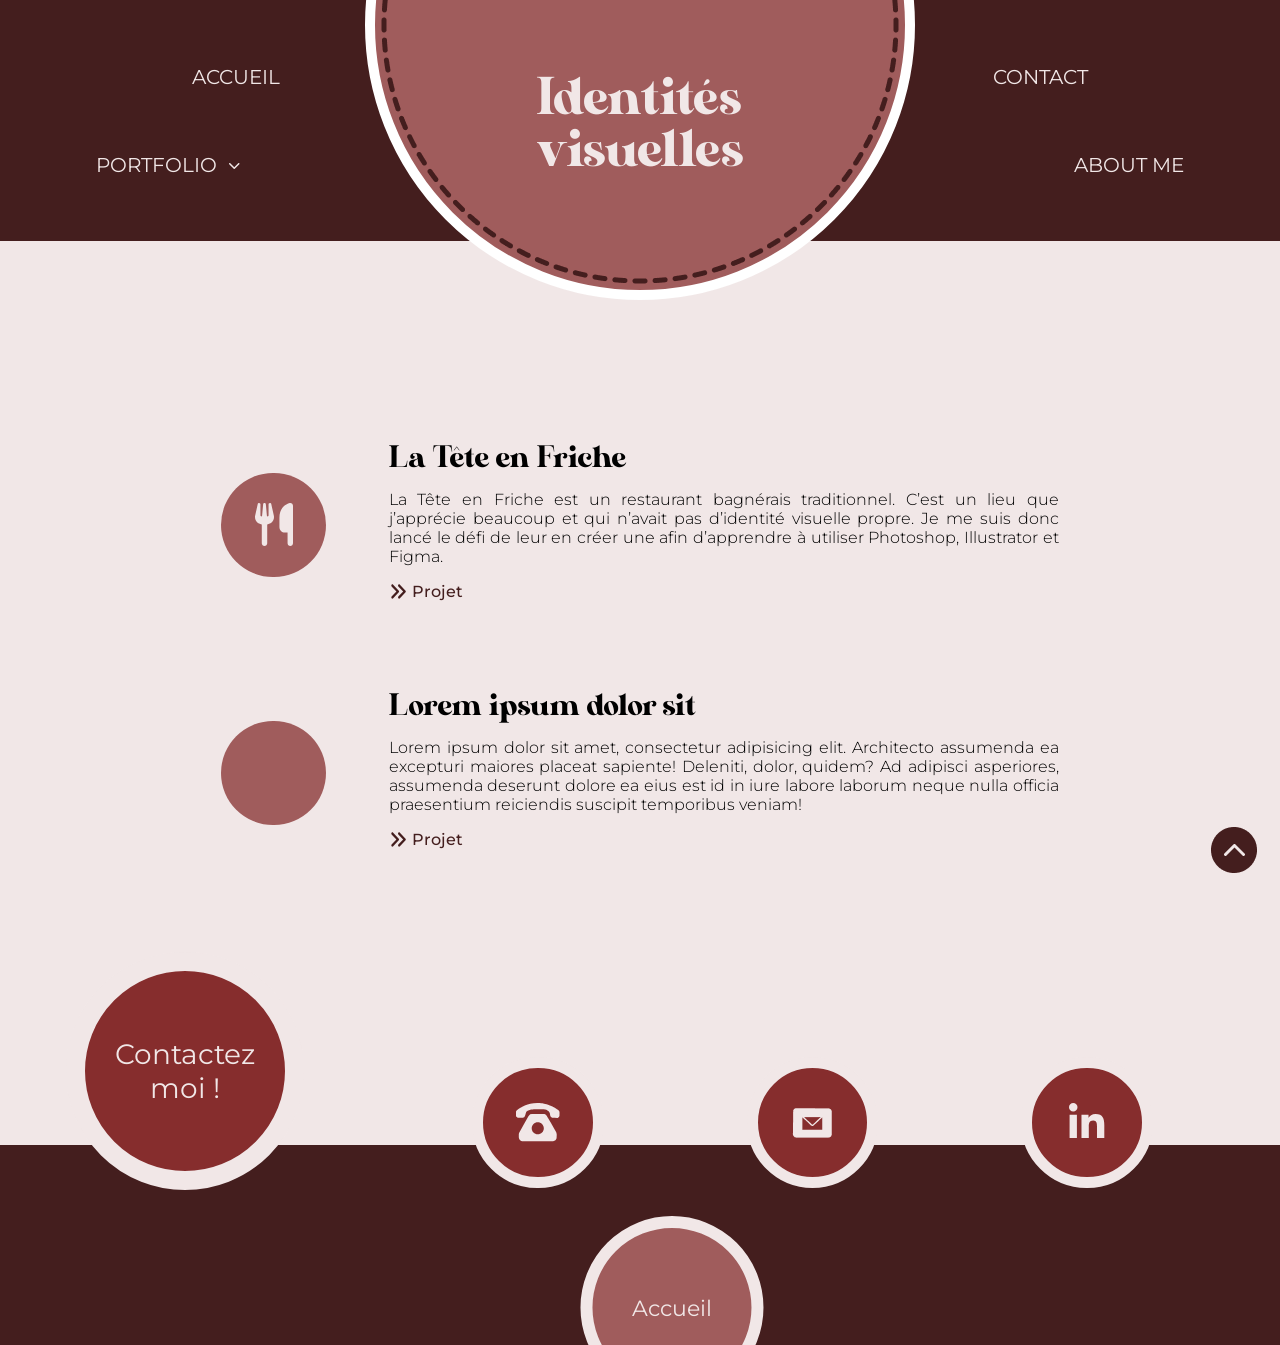
<file: toutes-les-identites-visuel.html>
<!doctype html>
<html lang="fr">
<head>
    <meta charset="UTF-8">
    <meta name="viewport" content="width=device-width, initial-scale=1, maximum-scale=2">
    <meta http-equiv="X-UA-Compatible" content="ie=edge">
    <title>Identités visuel - Mélissa</title>
    <link rel="stylesheet" href="assets/css/indent-visuel.min.css">
    <script src="https://code.jquery.com/jquery-3.7.1.min.js"
            integrity="sha256-/JqT3SQfawRcv/BIHPThkBvs0OEvtFFmqPF/lYI/Cxo=" crossorigin="anonymous"></script>


    <link rel="icon" href="https://www.melissa-piana.fr/assets/img/Mandala_48px.svg">
    <meta name="description" content="Bienvenue sur mon site de webdesign, UX/UI design">
    <meta name="keywords" content="websign, UX/UI design, reponsive, maquette, portefolio">
    <meta name="author" content="Lorenzo Devichi">
    <meta name="copyright" content="Mélissa Piana"/>
    <meta property="og:title" content="Portfolio - Mélissa"/>
    <meta property="og:url" content="https://www.melissa-piana.fr/"/>
    <meta property="og:image" content="https://www.melissa-piana.fr/assets/img/"/>
    <meta property="og:description" content="Bienvenue sur mon site de webdesign, UX/UI design"/>
    <meta property="og:site_name" content="Mélissa Piana"/>
    <meta property="og:type" content="website"/>
</head>
<body class="identVisuel" id="top">
<a href="#top" class="click-to-top">
    <img src="assets/img/Top_fleche.png" alt="top fleche" class="arrow-up">
</a>
<nav class="nav-desktop">
    <div class="navtop">
        <a href="/" class="fleur-right">
            ACCUEIL
        </a>
        <a href="/#form">
            CONTACT
        </a>
    </div>
    <div class="circle">
        <h1>Identités <br> visuelles</h1>
        <img src="assets/img/Ellipse 32.png" alt="eclypse">
    </div>
    <div class="navBot">
        <div class="p-relative">
            <a href="portefolio" id="sous-menu">
                PORTFOLIO
            </a>
            <div class="sous-menu">
                <a href="toutes-les-identites-visuel">Identités visuelles</a>
                <a href="toutes-les-maquettes">Maquettes</a>
                <a href="toutes-les-creations">Créations</a>
            </div>
        </div>
        <a href="/#about">
            ABOUT ME
        </a>
    </div>
</nav>
<nav class="nav-mobile">
    <div class="bandeaux-mobile">
        <div class="nav-left">
            <ul>
                <li class="port p-relative">
                    <p id="sous-menu-mobile">
                        PORTFOLIO
                    </p>
                    <div class="sous-menu">
                        <a href="toutes-les-identites-visuel">Identités visuelles</a>
                        <a href="toutes-les-maquettes">Maquettes</a>
                        <a href="toutes-les-creations">Créations</a>
                    </div>
                </li>
                <li class="cont">
                    <a href="#">Contact</a>
                </li>
                <li class="acc">
                    <a href="#">ACCUEIL</a>
                </li>
            </ul>
        </div>
    </div>
    <div class="circle-mobile">
        <h1>Identités visuelles</h1>
    </div>

</nav>
<div class="projet-ident">
    <div class="projet">
        <div class="circle-rose">
            <a href="identites-visuel/tete-en-friche">
                <svg xmlns="http://www.w3.org/2000/svg" width="38" height="43" viewBox="0 0 38 43" fill="none">
                    <g clip-path="url(#clip0_183_3544)">
                        <path d="M35.2857 0C33.9286 0 24.4286 2.6875 24.4286 14.7812V24.1875C24.4286 27.1521 26.8629 29.5625 29.8571 29.5625H32.5714V40.3125C32.5714 41.799 33.7844 43 35.2857 43C36.7871 43 38 41.799 38 40.3125V29.5625V20.1562V2.6875C38 1.20098 36.7871 0 35.2857 0ZM5.42857 1.34375C5.42857 0.655078 4.91116 0.0839844 4.21562 0.00839844C3.52009 -0.0671875 2.90089 0.386328 2.74821 1.0498L0.178125 12.4969C0.059375 13.026 0 13.5635 0 14.101C0 17.9559 2.97723 21.1221 6.78571 21.4664V40.3125C6.78571 41.799 7.99866 43 9.5 43C11.0013 43 12.2143 41.799 12.2143 40.3125V21.4664C16.0228 21.1221 19 17.9559 19 14.101C19 13.5635 18.9406 13.026 18.8219 12.4969L16.2518 1.0498C16.0991 0.37793 15.4629 -0.0671875 14.7759 0.00839844C14.0888 0.0839844 13.5714 0.655078 13.5714 1.34375V12.6145C13.5714 13.068 13.1982 13.4375 12.7402 13.4375C12.3076 13.4375 11.9513 13.11 11.9089 12.6816L10.8487 1.22617C10.7893 0.529102 10.204 0 9.5 0C8.79598 0 8.21071 0.529102 8.15134 1.22617L7.09955 12.6816C7.05714 13.11 6.70089 13.4375 6.2683 13.4375C5.81027 13.4375 5.43705 13.068 5.43705 12.6145V1.34375H5.42857ZM9.52545 14.1094H9.5H9.47455L9.5 14.0506L9.52545 14.1094Z"
                              fill="#F1E7E7"/>
                    </g>
                    <defs>
                        <clipPath id="clip0_183_3544">
                            <rect width="38" height="43" fill="white"/>
                        </clipPath>
                    </defs>
                </svg>
            </a>
        </div>
        <div class="txt-creation">
            <h2>La Tête en Friche</h2>
            <p>La Tête en Friche est un restaurant bagnérais traditionnel. C’est un lieu que j’apprécie beaucoup et qui
                n’avait pas d’identité visuelle propre. Je me suis donc lancé le défi de leur en créer une afin
                d’apprendre à utiliser Photoshop, Illustrator et Figma. </p>
            <a href="identites-visuel/tete-en-friche"><img src="assets/img/Double flèche 2.svg" alt="fleche">Projet</a>
        </div>
    </div>
    <div class="projet">
        <div class="circle-rose">

        </div>
        <div class="txt-creation">
            <h2>Lorem ipsum dolor sit</h2>
            <p>Lorem ipsum dolor sit amet, consectetur adipisicing elit. Architecto assumenda ea excepturi maiores
                placeat sapiente! Deleniti, dolor, quidem? Ad adipisci asperiores, assumenda deserunt dolore ea eius est
                id in iure labore laborum neque nulla officia praesentium reiciendis suscipit temporibus veniam!</p>
            <a href="#"><img src="assets/img/Double flèche 2.svg" alt="fleche">Projet</a>
        </div>
    </div>

</div>
<footer class="p-relative">
    <p class="tel-number">06 21 65 25 55</p>
    <p class="mail-adress">contact@melissa-piana.fr</p>
    <div class="p-relative d-flex align-items-center align-items-end over-hidden w100">

        <div class="bandeaux w100 d-flex justify-content-beetween">
            <div class="x2">
                <div class="contact">
                    <a href="/#form">Contactez <br> moi !
                    </a>
                </div>
                <div class="picto">
                    <div class="p-relative tel">
                        <img src="assets/img/Picto tel.svg" alt="phone">

                    </div>

                    <div class="mail">

                        <img src="assets/img/Mail.png" alt="mail">
                    </div>
                    <div class="linkedin">
                        <a href="https://www.linkedin.com/in/mélissa-p/" target="_blank">
                            <img src="assets/img/Picto In.svg" alt="linkedin">
                        </a>
                    </div>
                </div>
            </div>
            <div class="nav-right d-flex justify-content-end">
                <a href="/">Accueil</a>
                <a href="portefolio/">Portfolio</a>
                <a href="/#about">About me</a>

            </div>
        </div>


    </div>

</footer>
<script src="assets/js/script.js"></script>
</body>
</html>
</file>
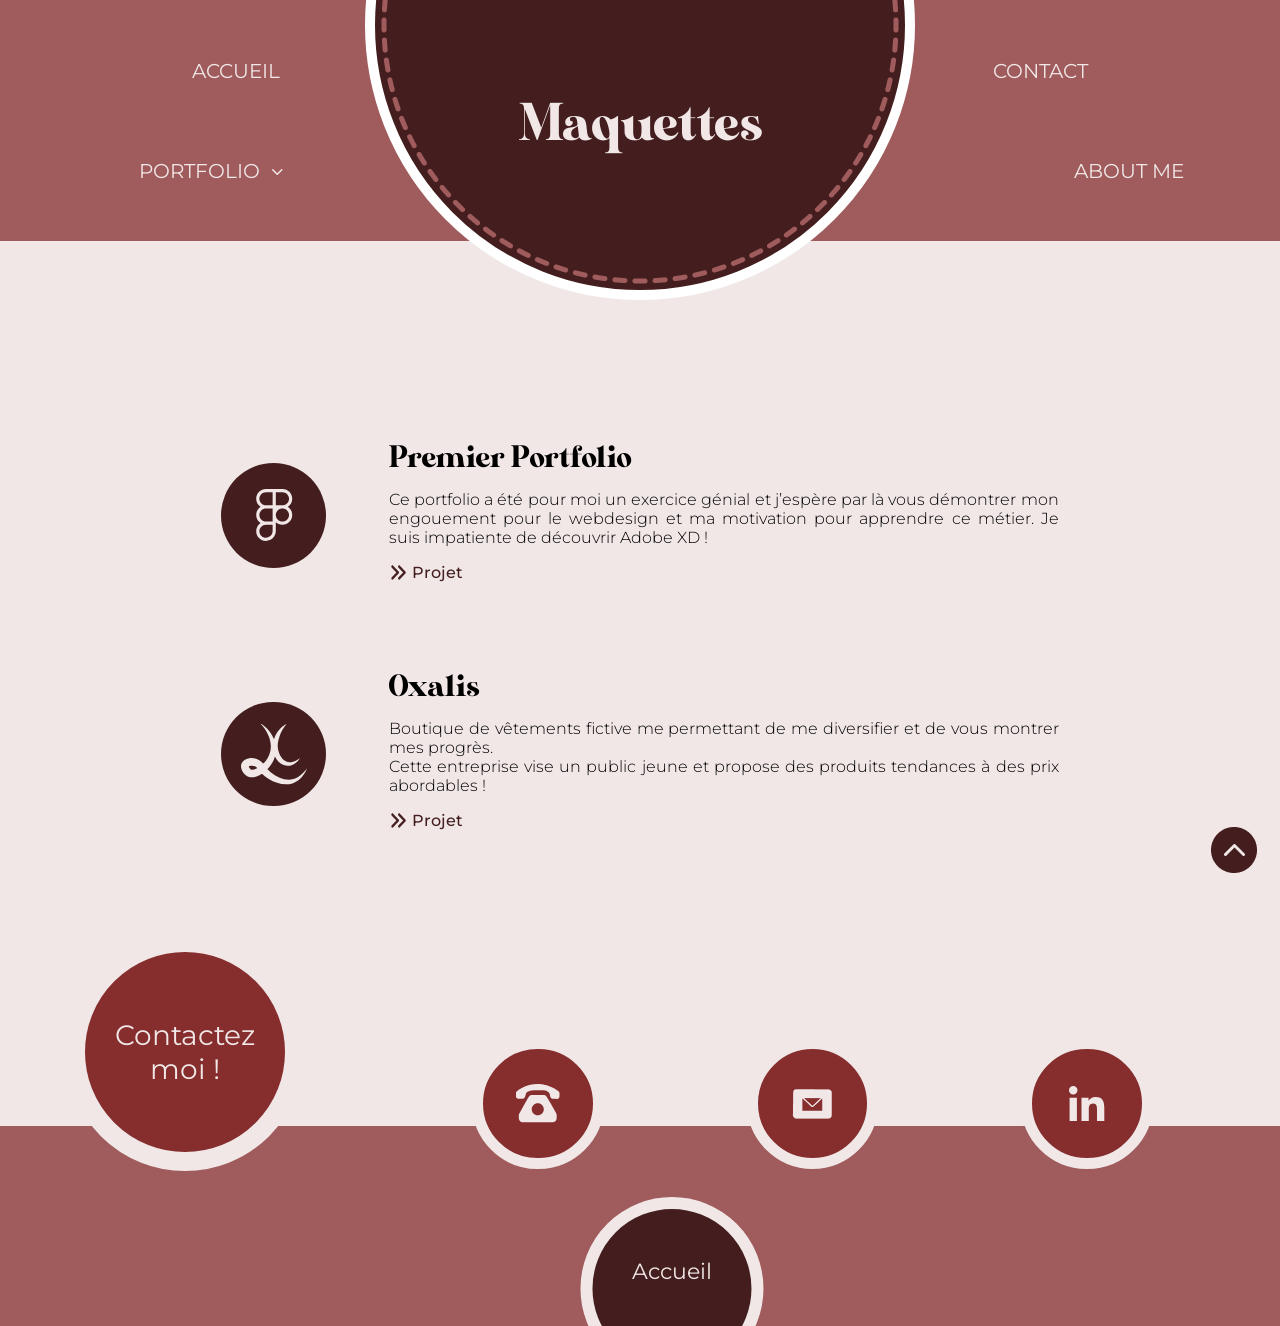
<file: toutes-les-maquettes.html>
<!doctype html>
<html lang="fr">
<head>
    <meta charset="UTF-8">
    <meta name="viewport" content="width=device-width, initial-scale=1, maximum-scale=2">
    <meta http-equiv="X-UA-Compatible" content="ie=edge">
    <title>Maquettes - Mélissa</title>
    <link rel="stylesheet" href="assets/css/maquettes.min.css">
    <script src="https://code.jquery.com/jquery-3.7.1.min.js"
            integrity="sha256-/JqT3SQfawRcv/BIHPThkBvs0OEvtFFmqPF/lYI/Cxo=" crossorigin="anonymous"></script>

    <link rel="icon" href="https://www.melissa-piana.fr/assets/img/Mandala_48px.svg">
    <meta name="description" content="Bienvenue sur mon site de webdesign, UX/UI design">
    <meta name="keywords" content="websign, UX/UI design, reponsive, maquette, portefolio">
    <meta name="author" content="Lorenzo Devichi">
    <meta name="copyright" content="Mélissa Piana"/>
    <meta property="og:title" content="Portfolio - Mélissa"/>
    <meta property="og:url" content="https://www.melissa-piana.fr/"/>
    <meta property="og:image" content="https://www.melissa-piana.fr/assets/img/"/>
    <meta property="og:description" content="Bienvenue sur mon site de webdesign, UX/UI design"/>
    <meta property="og:site_name" content="Mélissa Piana"/>
    <meta property="og:type" content="website"/>
</head>
<body class="identVisuel" id="top">
<a href="#top" class="click-to-top">
    <img src="assets/img/Top_fleche.png" alt="top fleche" class="arrow-up">
</a>
<nav class="nav-desktop">
    <div class="navtop">
        <a href="/" class="fleur-right">
            ACCUEIL
        </a>
        <a href="/#form">
            CONTACT
        </a>
    </div>
    <div class="circle">
        <h1>Maquettes</h1>
        <img src="assets/img/Ellipse33.png" alt="eclypse">
    </div>
    <div class="navBot">
        <div class="p-relative">
            <a href="portefolio" id="sous-menu">
                PORTFOLIO
            </a>
            <div class="sous-menu">
                <a href="toutes-les-identites-visuel">Identités visuelles</a>
                <a href="toutes-les-maquettes">Maquettes</a>
                <a href="toutes-les-creations">Créations</a>
            </div>
        </div>
        <a href="/#about">
            ABOUT ME
        </a>
    </div>
</nav>
<nav class="nav-mobile">
    <div class="bandeaux-mobile">
        <div class="nav-left">
            <ul>
                <li class="port p-relative">
                    <p id="sous-menu-mobile">
                        PORTFOLIO
                    </p>
                    <div class="sous-menu">
                        <a href="toutes-les-identites-visuel">Identités visuelles</a>
                        <a href="toutes-les-maquettes">Maquettes</a>
                        <a href="toutes-les-creations">Créations</a>
                    </div>
                </li>
                <li class="cont">
                    <a href="#">Contact</a>
                </li>
                <li class="acc">
                    <a href="#">ACCUEIL</a>
                </li>
            </ul>
        </div>
    </div>
    <div class="circle-mobile">
        <h1>Maquettes</h1>
    </div>

</nav>
<div class="projet-ident">
    <div class="projet">

        <a href="maquettes/premier-portefolio">
            <div class="circle-rose">
                <svg xmlns="http://www.w3.org/2000/svg" width="40" height="52" viewBox="0 0 40 52" fill="none">
                    <g clip-path="url(#clip0_332_1996)">
                        <path d="M2.20459 9.73725C2.20459 4.37606 6.54546 0.0283203 11.8982 0.0283203H28.5331C33.8858 0.0283203 38.2267 4.37606 38.2267 9.73725C38.2267 13.1323 36.4863 16.122 33.8454 17.8551C36.4863 19.5881 38.2267 22.5778 38.2267 25.9729C38.2267 31.3341 33.8858 35.6818 28.5331 35.6818H28.3206C25.8112 35.6818 23.5244 34.7291 21.8043 33.1583V42.1071C21.8043 47.5393 17.3521 51.9174 11.9488 51.9174C6.60617 51.9174 2.20459 47.5798 2.20459 42.2085C2.20459 38.8134 3.94498 35.8237 6.57581 34.0907C3.94498 32.3576 2.20459 29.3679 2.20459 25.9729C2.20459 22.5778 3.94498 19.5881 6.57581 17.8551C3.94498 16.122 2.20459 13.1323 2.20459 9.73725ZM18.627 19.4462H11.8982C8.29597 19.4462 5.38182 22.3649 5.38182 25.9729C5.38182 29.5605 8.27573 32.4793 11.8577 32.4995C11.8678 32.4995 11.8881 32.4995 11.8982 32.4995H18.627V19.4462ZM21.8043 25.9729C21.8043 29.5808 24.7184 32.4995 28.3206 32.4995H28.5331C32.1252 32.4995 35.0495 29.5808 35.0495 25.9729C35.0495 22.3649 32.1252 19.4462 28.5331 19.4462H28.3206C24.7184 19.4462 21.8043 22.3649 21.8043 25.9729ZM11.8982 35.6818C11.8881 35.6818 11.8678 35.6818 11.8577 35.6818C8.27573 35.7021 5.38182 38.6208 5.38182 42.2085C5.38182 45.8062 8.33645 48.7351 11.9488 48.7351C15.6218 48.7351 18.627 45.7556 18.627 42.1071V35.6818H11.8982ZM11.8982 3.21058C8.29597 3.21058 5.38182 6.12934 5.38182 9.73725C5.38182 13.3452 8.29597 16.2639 11.8982 16.2639H18.627V3.21058H11.8982ZM21.8043 16.2639H28.5331C32.1252 16.2639 35.0495 13.3452 35.0495 9.73725C35.0495 6.12934 32.1252 3.21058 28.5331 3.21058H21.8043V16.2639Z"
                              fill="#F1E7E7"/>
                    </g>
                    <defs>
                        <clipPath id="clip0_332_1996">
                            <rect width="38.8553" height="51.8891" fill="white"
                                  transform="translate(0.788086 0.0283203)"/>
                        </clipPath>
                    </defs>
                </svg>
            </div>
        </a>

        <div class="txt-creation">
            <h2>Premier Portfolio</h2>
            <p>Ce portfolio a été pour moi un exercice génial et j’espère par là vous démontrer mon engouement pour le
                webdesign et ma motivation pour apprendre ce métier. Je suis impatiente de découvrir Adobe XD !</p>
            <a href="maquettes/premier-portefolio"><img src="assets/img/Double flèche 2.svg" alt="fleche">Projet</a>
        </div>
    </div>
    <div class="projet">
        <a href="maquettes/oxalis">
            <div class="circle-rose">
                <svg xmlns="http://www.w3.org/2000/svg" width="66" height="62" viewBox="0 0 66 62" fill="none">
                    <path d="M45.803 0.838867C42.4791 4.77066 39.7513 9.24258 38.2699 14.1808C37.1479 17.6664 36.4122 21.2074 36.8372 24.8255C36.9413 25.7883 37.1714 26.8484 37.425 27.7777C40.0537 37.1979 46.2162 42.2804 55.6188 37.1509C56.7542 36.527 57.8695 35.809 58.9428 34.9821C57.2632 38.0517 54.517 40.6013 51.2266 41.9399C48.524 43.0268 45.3949 43.1073 42.6537 42.0942C37.1429 40.0797 33.918 34.5611 32.4214 29.1951C31.0307 24.3273 31.6421 19.1727 33.614 14.5767C35.9604 8.78968 40.1561 3.62501 45.8047 0.838867H45.803Z"
                          fill="#F1E7E7"/>
                    <path d="M18.6733 0.00503216C25.8487 3.80096 31.7022 11.1982 33.9513 19.0249C35.9097 25.8938 34.9187 33.3985 31.4234 39.6182C29.2449 43.5299 26.183 46.9769 22.5533 49.6104C19.9616 51.4874 17.1566 53.2856 13.8192 54.0504C11.4795 54.5855 8.8895 54.4396 6.68919 53.3812C3.99002 52.0577 1.97446 49.8436 0.795365 47.0977C-1.714 40.9886 1.96943 36.037 8.26468 35.2251C12.5662 34.6196 17.0878 35.616 20.2757 38.6822C22.1871 40.4619 23.7038 42.765 25.1836 44.6101C26.1091 45.7709 27.0413 46.8444 28.0658 47.829C28.5563 48.3088 29.1022 48.77 29.638 49.2062C42.9944 59.7183 55.7512 59.7217 66.002 45.1821C64.3005 49.8352 61.4468 54.1377 57.4476 57.1737C48.5254 64.0158 36.6958 61.4343 27.8172 55.9509C26.3207 55.0233 24.8376 54.037 23.4905 52.888C20.8871 50.7275 18.7976 48.042 16.646 45.5427C15.8247 44.642 15.042 43.8368 14.051 43.3353C12.405 42.5117 9.74275 42.4798 8.06816 43.1692C7.9086 43.2397 7.7927 43.3101 7.7272 43.3571C7.66169 43.4058 7.64825 43.4259 7.66673 43.4074C7.68353 43.3923 7.7188 43.3303 7.7272 43.3001C7.73727 43.2699 7.73223 43.2783 7.73056 43.3403C7.77255 44.3216 8.70642 45.6182 9.53952 46.2087C11.8792 48.0051 16.253 45.0915 18.4634 43.6725C21.1021 41.9582 23.4217 39.7004 25.286 37.1642C25.3885 37.0149 25.9411 36.2064 26.0352 36.0739C26.1275 35.9196 26.3526 35.5522 26.4467 35.3962C26.7154 34.9836 26.9892 34.4451 27.2227 34.0124C27.4158 33.6803 27.7433 32.9321 27.9096 32.5816C28.0474 32.2914 28.18 31.8955 28.3027 31.5986L28.4975 31.1055L28.6587 30.6006C28.7394 30.3272 28.909 29.8676 28.9762 29.5858L29.2349 28.5525C29.3272 28.2405 29.3843 27.8228 29.4465 27.5058C30.4996 22.0711 29.3474 16.3931 26.9287 11.3794C24.9468 7.07019 22.1989 3.29774 18.6784 0L18.6733 0.00503216Z"
                          fill="#F1E7E7"/>
                </svg>
            </div>
        </a>
        <div class="txt-creation">
            <h2>Oxalis</h2>
            <p>Boutique de vêtements fictive me permettant de me diversifier et de vous montrer mes progrès.<br>
                Cette entreprise vise un public jeune et propose des produits tendances à des prix abordables !</p>
            <a href="maquettes/oxalis"><img src="assets/img/Double flèche 2.svg" alt="fleche">Projet</a>
        </div>
    </div>

</div>

<footer class="p-relative">
    <p class="tel-number">06 21 65 25 55</p>
    <p class="mail-adress">melissa.piana@protonmail.com</p>
    <div class="p-relative d-flex align-items-center align-items-end over-hidden w100">

        <div class="bandeaux w100 d-flex justify-content-beetween">
            <div class="x2">
                <div class="contact">
                    <a href="#">Contactez <br> moi !
                    </a>
                </div>
                <div class="picto">
                    <div class="p-relative tel">
                        <img src="assets/img/Picto tel.svg" alt="phone">

                    </div>

                    <div class="mail">
                        <img src="assets/img/Mail.png" alt="mail">
                    </div>
                    <div class="linkedin">
                        <img src="assets/img/Picto In.svg" alt="linkedin">
                    </div>
                </div>
            </div>
            <div class="nav-right d-flex justify-content-end">
                <a href="index"><span>Accueil</span></a>
                <a href="portefolio">Portfolio</a>
                <a href="/#about">About me</a>

            </div>
        </div>


    </div>

</footer>
<script src="assets/js/script.js"></script>
</body>
</html>
</file>
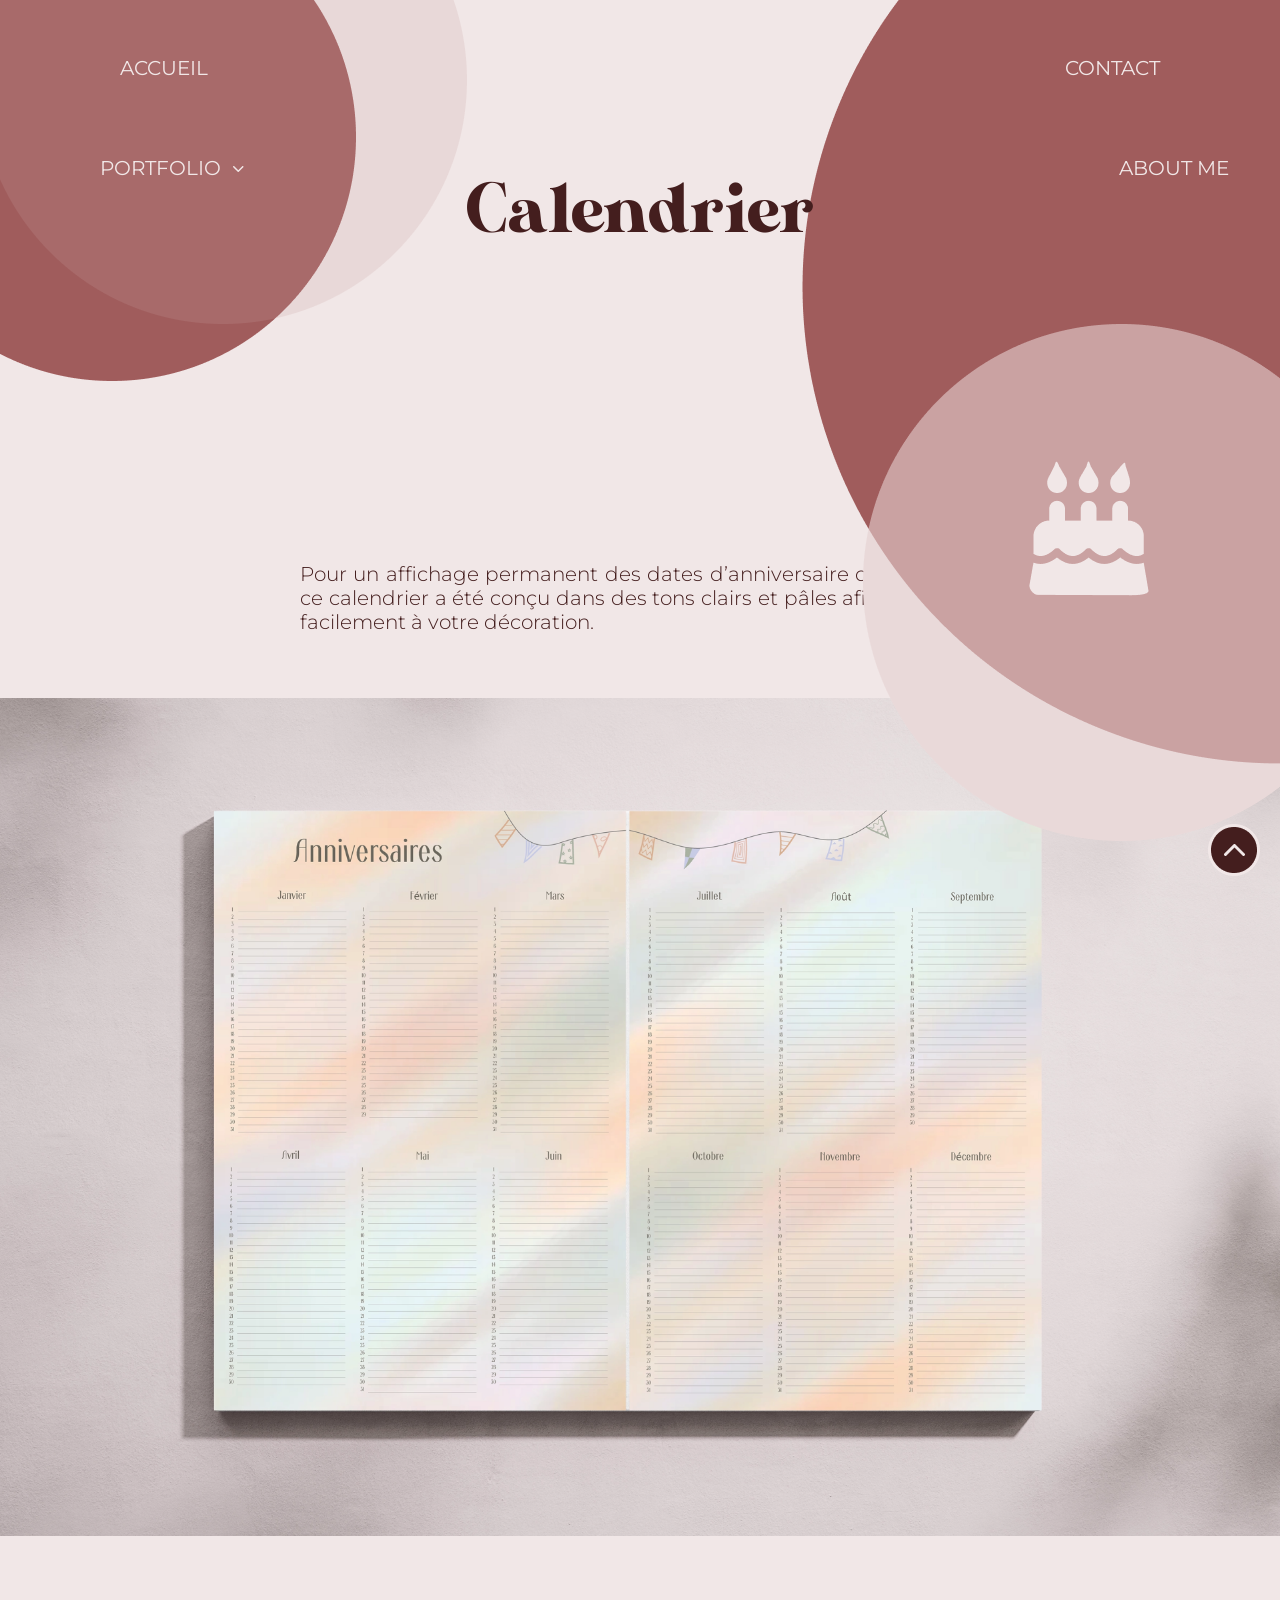
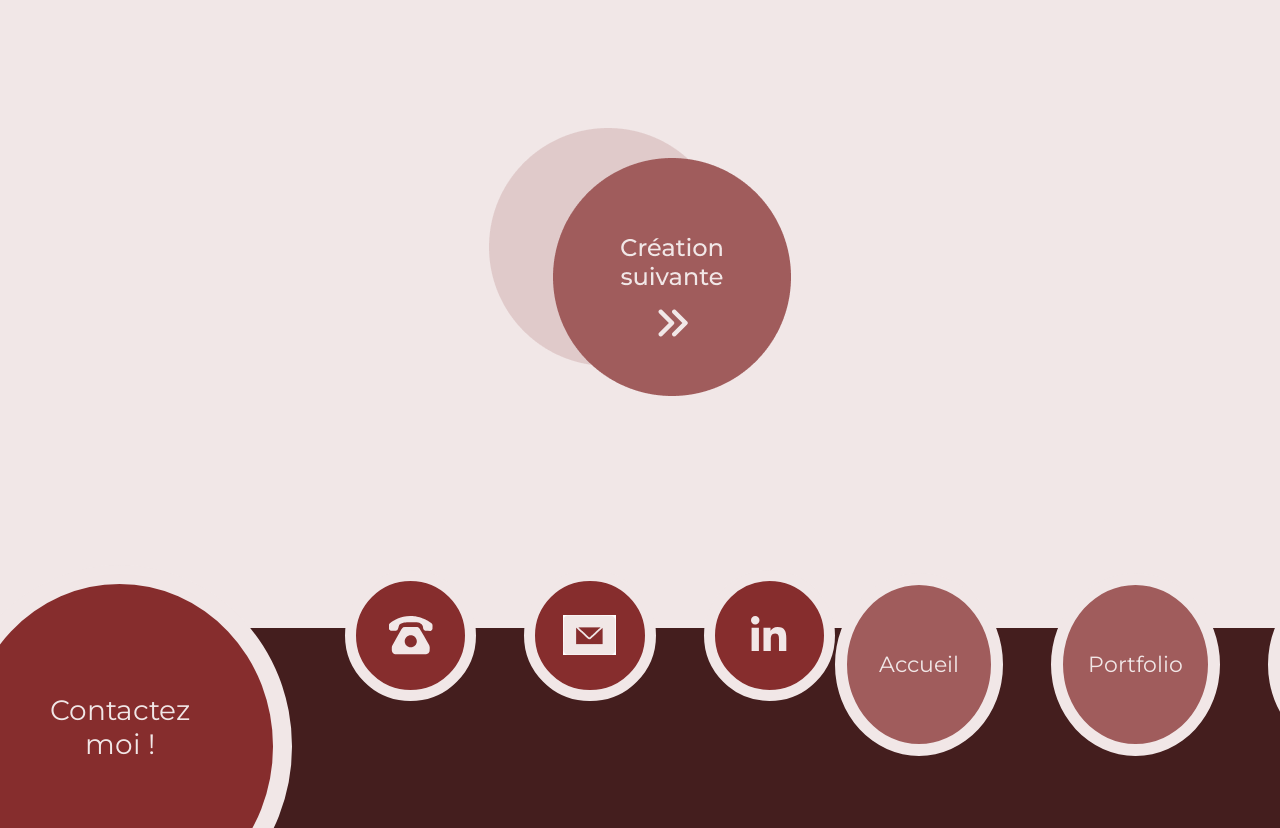
<file: creations/calendrier-anniversaires.html>
<!doctype html>
<html lang="fr">
<head>
    <meta charset="UTF-8">
    <meta name="viewport" content="width=device-width, initial-scale=1, maximum-scale=2">
    <meta http-equiv="X-UA-Compatible" content="ie=edge">
    <title>Calendrier Anniversaires - Mélissa</title>
    <link rel="stylesheet" href="../assets/css/calendrier.min.css">
    <script src="https://code.jquery.com/jquery-3.7.1.min.js"
            integrity="sha256-/JqT3SQfawRcv/BIHPThkBvs0OEvtFFmqPF/lYI/Cxo=" crossorigin="anonymous"></script>

    <link rel="icon" href="https://www.melissa-piana.fr/assets/img/Mandala_48px.svg">
    <meta name="description" content="Bienvenue sur mon site de webdesign, UX/UI design">
    <meta name="keywords" content="websign, UX/UI design, reponsive, maquette, portefolio">
    <meta name="author" content="Lorenzo Devichi">
    <meta name="copyright" content="Mélissa Piana"/>
    <meta property="og:title" content="Portfolio - Mélissa"/>
    <meta property="og:url" content="https://www.melissa-piana.fr/"/>
    <meta property="og:image" content="https://www.melissa-piana.fr/assets/img/"/>
    <meta property="og:description" content="Bienvenue sur mon site de webdesign, UX/UI design"/>
    <meta property="og:site_name" content="Mélissa Piana"/>
    <meta property="og:type" content="website"/>
</head>
<body class="identVisuel" id="top">
<a href="#top" class="click-to-top">
    <img src="../assets/img/Top_fleche.png" alt="top fleche" class="arrow-up">
</a>
<nav class="d-flex justify-content-beetween p-relative">
    <div>
        <img src="../assets/img/Calendrier_menu_gauche.png" alt="Calendrier_menu_gauche">
    </div>
    <div class="p-abso w100 a-crea">
        <div class="navtop a-left">
            <a href="../" class="fleur-right">
                ACCUEIL
            </a>
            <a href="../#form">
                CONTACT
            </a>
        </div>

        <h1>Calendrier</h1>


        <div class="navBot">
            <div class="p-relative p-left">
                <a href="../portefolio.html" id="sous-menu">
                    PORTFOLIO
                </a>
                <div class="sous-menu">
                    <a href="../toutes-les-identites-visuel">Identités visuelles</a>
                    <a href="../toutes-les-maquettes">Maquettes</a>
                    <a href="../toutes-les-creations">Créations</a>
                </div>
            </div>
            <a href="#">
                ABOUT ME
            </a>
        </div>
    </div>

    <div>
        <img src="../assets/img/Menu_droite.png" alt="Calendrier_menu_droite.png">
    </div>
</nav>

<div class="calendrier">
    <p>Pour un affichage permanent des dates d’anniversaire de vos proches, ce calendrier a été conçu dans des tons
        clairs et pâles afin de s’adapter facilement à votre décoration.</p>
    <img src="../assets/img/Calendrier.png" alt="Calendrier_anniversaires">
</div>
<div class="IDsuivante">
    <a href="mandala"><img src="../assets/img/Crea_suivante.png" alt="Iendité visuelle suivante"></a>
</div>
<footer class="p-relative">
    <p class="tel-number">06 21 65 25 55</p>
    <p class="mail-adress">contact@melissa-piana.fr</p>
    <div class="p-relative d-flex align-items-center align-items-end over-hidden w100">

        <div class="bandeaux w100 d-flex justify-content-beetween">
            <div>
                <div class="contact">
                    <a href="#">Contactez <br> moi !
                    </a>
                </div>
                <div class="picto">
                    <div class="p-relative tel">
                        <img src="../assets/img/Picto tel.svg" alt="phone">

                    </div>

                    <div class="mail">
                        <img src="../assets/img/Picto mail.jpg" alt="mail">

                    </div>
                    <div class="linkedin">
                        <a href="https://www.linkedin.com/in/mélissa-p/" target="_blank">
                            <img src="../assets/img/Picto In.svg" alt="linkedin">
                        </a>
                    </div>
                </div>
            </div>
            <div class="nav-right d-flex justify-content-end">
                <a href="../">Accueil</a>
                <a href="../portefolio">Portfolio</a>
                <a href="/#about">About me</a>

            </div>
        </div>


    </div>

</footer>
<script src="../assets/js/script.js"></script>
</body>
</html>
</file>
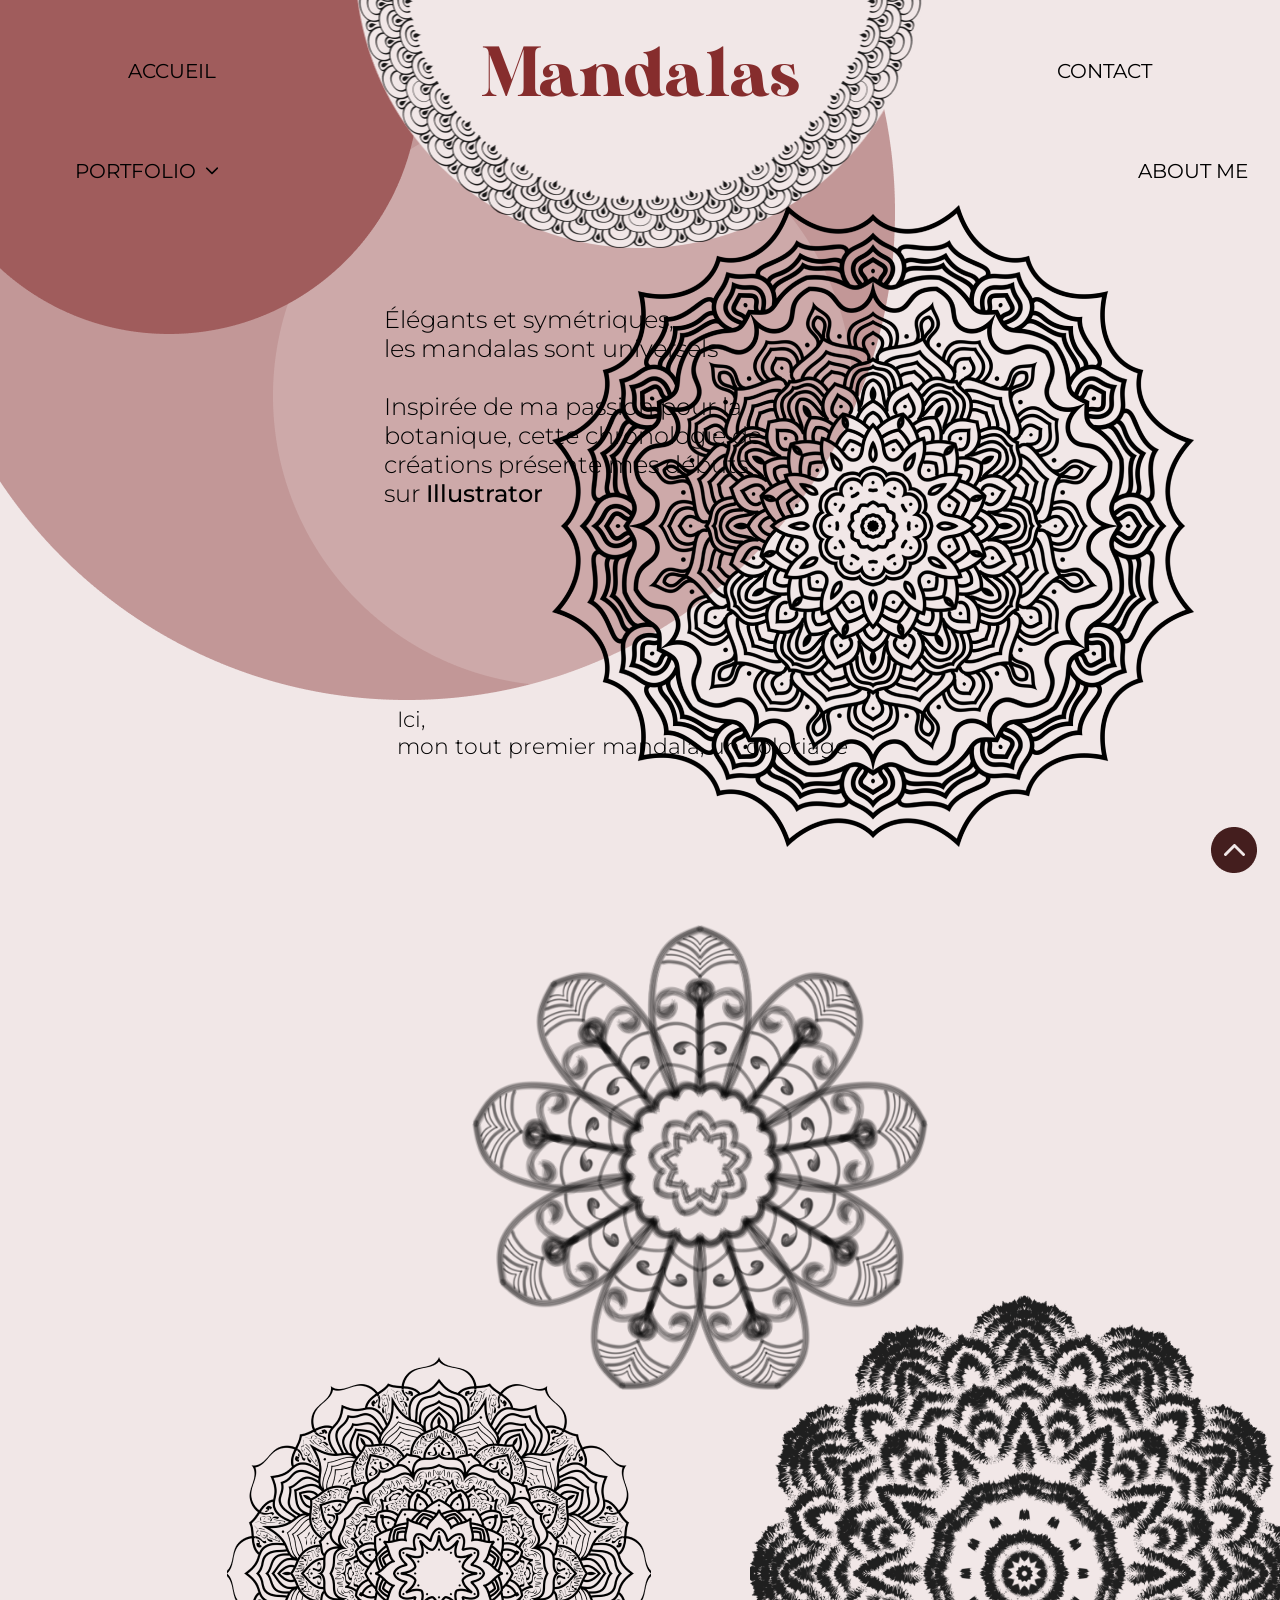
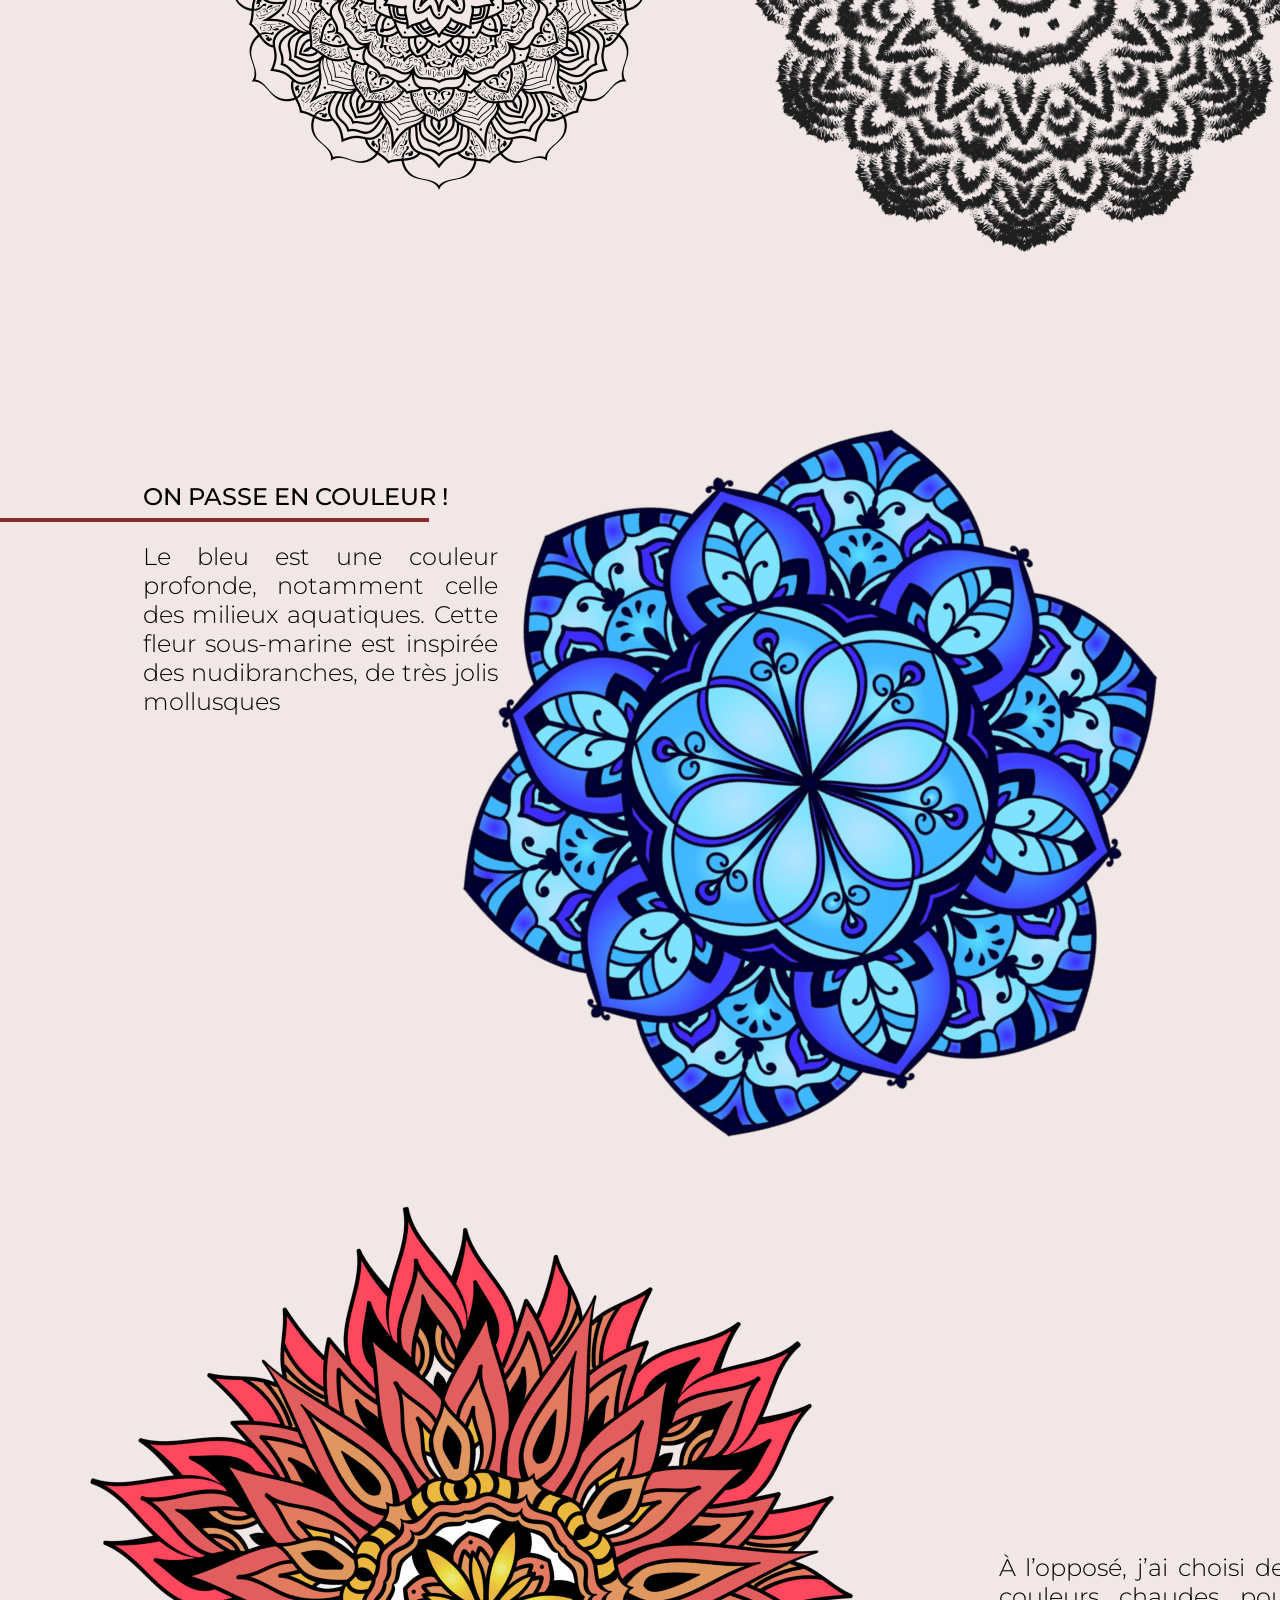
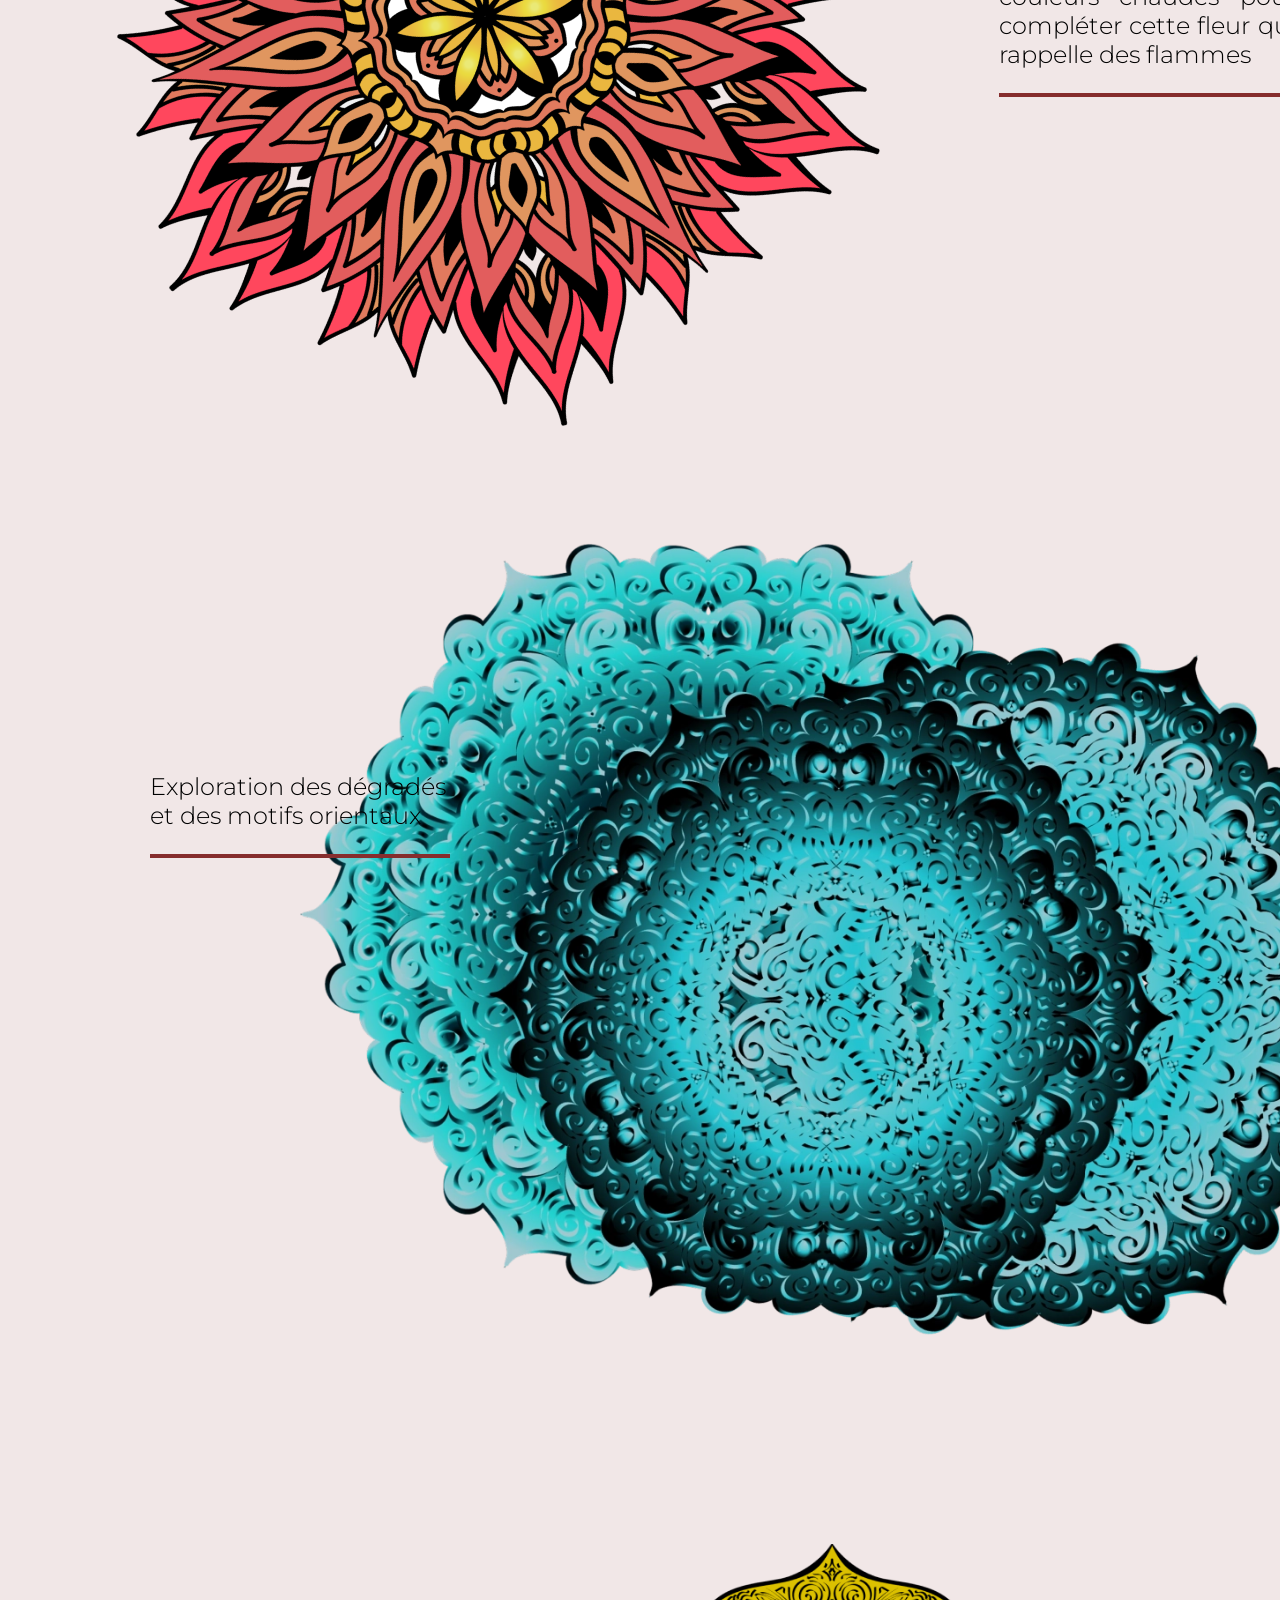
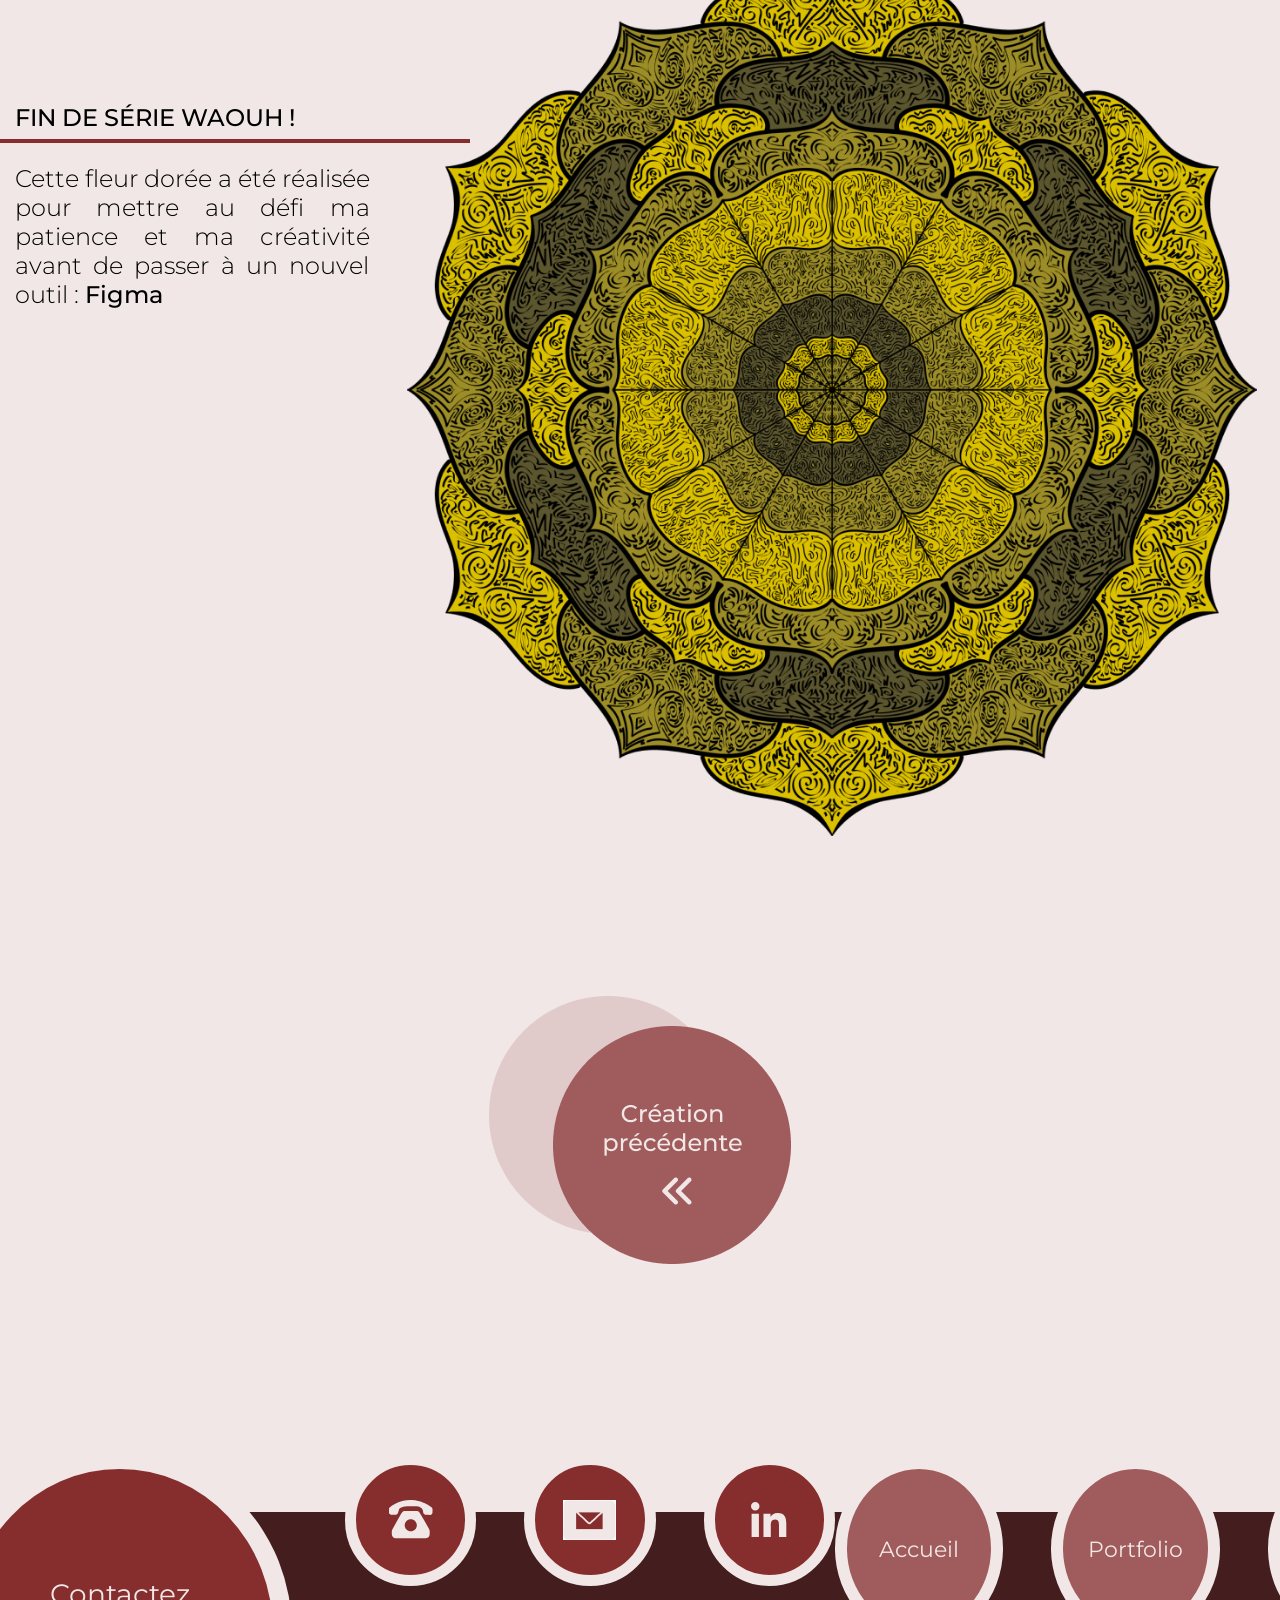
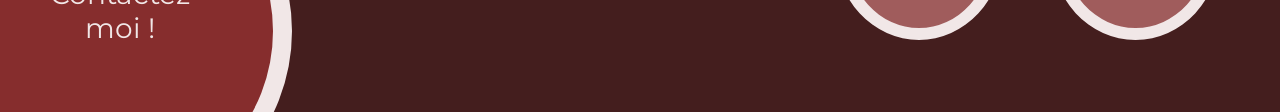
<file: creations/mandala.html>
<!doctype html>
<html lang="fr">
<head>
    <meta charset="UTF-8">
    <meta name="viewport" content="width=device-width, initial-scale=1, maximum-scale=2">
    <meta http-equiv="X-UA-Compatible" content="ie=edge">
    <title>Mandalas - Mélissa</title>
    <link rel="stylesheet" href="../assets/css/mandala.min.css">
    <script src="https://code.jquery.com/jquery-3.7.1.min.js"
            integrity="sha256-/JqT3SQfawRcv/BIHPThkBvs0OEvtFFmqPF/lYI/Cxo=" crossorigin="anonymous"></script>


    <link rel="icon" href="https://www.melissa-piana.fr/assets/img/Mandala_48px.svg">
    <meta name="description" content="Bienvenue sur mon site de webdesign, UX/UI design">
    <meta name="keywords" content="websign, UX/UI design, reponsive, maquette, portefolio">
    <meta name="author" content="Lorenzo Devichi">
    <meta name="copyright" content="Mélissa Piana"/>
    <meta property="og:title" content="Portfolio - Mélissa"/>
    <meta property="og:url" content="https://www.melissa-piana.fr/"/>
    <meta property="og:image" content="https://www.melissa-piana.fr/assets/img/"/>
    <meta property="og:description" content="Bienvenue sur mon site de webdesign, UX/UI design"/>
    <meta property="og:site_name" content="Mélissa Piana"/>
    <meta property="og:type" content="website"/>
</head>
<body class="identVisuel" id="top">
<a href="#top" class="click-to-top">
    <img src="../assets/img/Top_fleche.png" alt="top fleche" class="arrow-up">
</a>
<nav>
    <div class="navtop">
        <a href="../" class="fleur-right">
            ACCUEIL
        </a>
        <a href="../#form">
            CONTACT
        </a>
    </div>
    <div class="circle">
        <h1>Mandalas</h1>
        <img src="../assets/img/fONDGOUTTES.png" alt="eclypse">
    </div>
    <div class="navBot">
        <div class="p-relative">
            <a href="../portefolio.html" id="sous-menu">
                PORTFOLIO
            </a>
            <div class="sous-menu">
                <a href="../toutes-les-identites-visuel">Identités visuelles</a>
                <a href="../toutes-les-maquettes">Maquettes</a>
                <a href="../toutes-les-creations">Créations</a>
            </div>
        </div>
        <a href="#">
            ABOUT ME
        </a>
    </div>
</nav>
<img src="../assets/img/Ronds_BG_Mandala.png" alt="rond haut de page" class="top-left">
<p class="ici">Ici,<br>
    mon tout premier mandala, un coloriage</p>
<div class="presentation-mandala">
    <p>
        Élégants et symétriques,<br> les mandalas sont universels<br><br>
        Inspirée de ma passion pour la botanique, cette chronologie de créations présente mes débuts sur <span>Illustrator</span>
    </p>
    <img src="../assets/img/1er-Mandala.png" alt="1er mandala" class="premier-mandala">
</div>


<div class="caligraphie p-relative">
    <img class="cali1 p-abso" src="../assets/img/Fleur_peinture_grise_pour_mimouche.webp"
         alt="Fleur peinture caligraphie">
    <img class="cali2 p-abso" src="../assets/img/fleur-peinture-grise-2.png" alt="Fleur peinture caligraphie autre">
    <img class="cali3 p-abso" src="../assets/img/3mand.png" alt="Fleur peinture noir">
    <p class="p-abso">Là,<br>
        quelques essais calligraphiques</p>
</div>

<div class="couleur-mandala d-flex align-items-center justify-content-center">
    <div class="txt-couleur w50 d-flex justify-content-center align-items-center colunm p-relative">
        <hr class="p-abso">
        <h4>On passe en couleur !</h4>
        <p>Le bleu est une couleur profonde, notamment celle des milieux aquatiques. Cette fleur sous-marine est
            inspirée des nudibranches, de très jolis mollusques</p>
    </div>
    <div class="w50 d-flex justify-content-center align-items-center">
        <img src="../assets/img/mandala-bleu.png" alt="2e mandala" class="deuxieme-mandala">
    </div>
</div>
<div class="mandala-flamme d-flex align-items-center justify-content-center">
    <img src="../assets/img/Fleur Flamme 1.png" alt="mandala flamme">
    <div>
        <p>À l’opposé, j’ai choisi des couleurs chaudes pour compléter cette fleur qui rappelle des flammes</p>
        <hr>
    </div>

</div>
<div class="mandala-orientale">
    <div>
        <p>Exploration des dégradés<br>
            et des motifs orientaux</p>
        <hr>
    </div>

    <img src="../assets/img/Mandalas_orien_bleu.webp" alt="mandala orientale bleu">
</div>
<div class="couleur-mandala d-flex align-items-center justify-content-center">
    <div class="txt-couleur fin w30 d-flex justify-content-center align-items-center colunm p-relative">
        <hr class="p-abso">
        <h4>FIN DE SÉRIE WAOUH !</h4>
        <p>Cette fleur dorée a été réalisée pour mettre au défi ma patience et ma créativité avant de passer à un nouvel
            outil : <span>Figma</span></p>
    </div>
    <div class="w70 d-flex justify-content-center align-items-center">
        <img src="../assets/img/Or.png" alt="mandala en or toute la page" class="center-arrow or">
    </div>
</div>

<div class="IDsuivante">
    <a href="calendrier-anniversaires"><img src="../assets/img/Crea_precedente.png" alt="creation precedente"></a>
</div>
<footer class="p-relative">
    <p class="tel-number">06 21 65 25 55</p>
    <p class="mail-adress">melissa.piana@protonmail.com</p>
    <div class="p-relative d-flex align-items-center align-items-end over-hidden w100">

        <div class="bandeaux w100 d-flex justify-content-beetween">
            <div>
                <div class="contact">
                    <a href="#">Contactez <br> moi !
                    </a>
                </div>
                <div class="picto">
                    <div class="p-relative tel">
                        <img src="../assets/img/Picto tel.svg" alt="phone">

                    </div>

                    <div class="mail">
                        <img src="../assets/img/Picto mail.jpg" alt="mail">

                    </div>
                    <div class="linkedin">
                        <img src="../assets/img/Picto In.svg" alt="linkedin">
                    </div>
                </div>
            </div>
            <div class="nav-right d-flex justify-content-end">
                <a href="../">Accueil</a>
                <a href="../portefolio">Portfolio</a>
                <a href="/#about">About me</a>

            </div>
        </div>


    </div>

</footer>
<script src="../assets/js/script.js"></script>
</body>
</html>
</file>
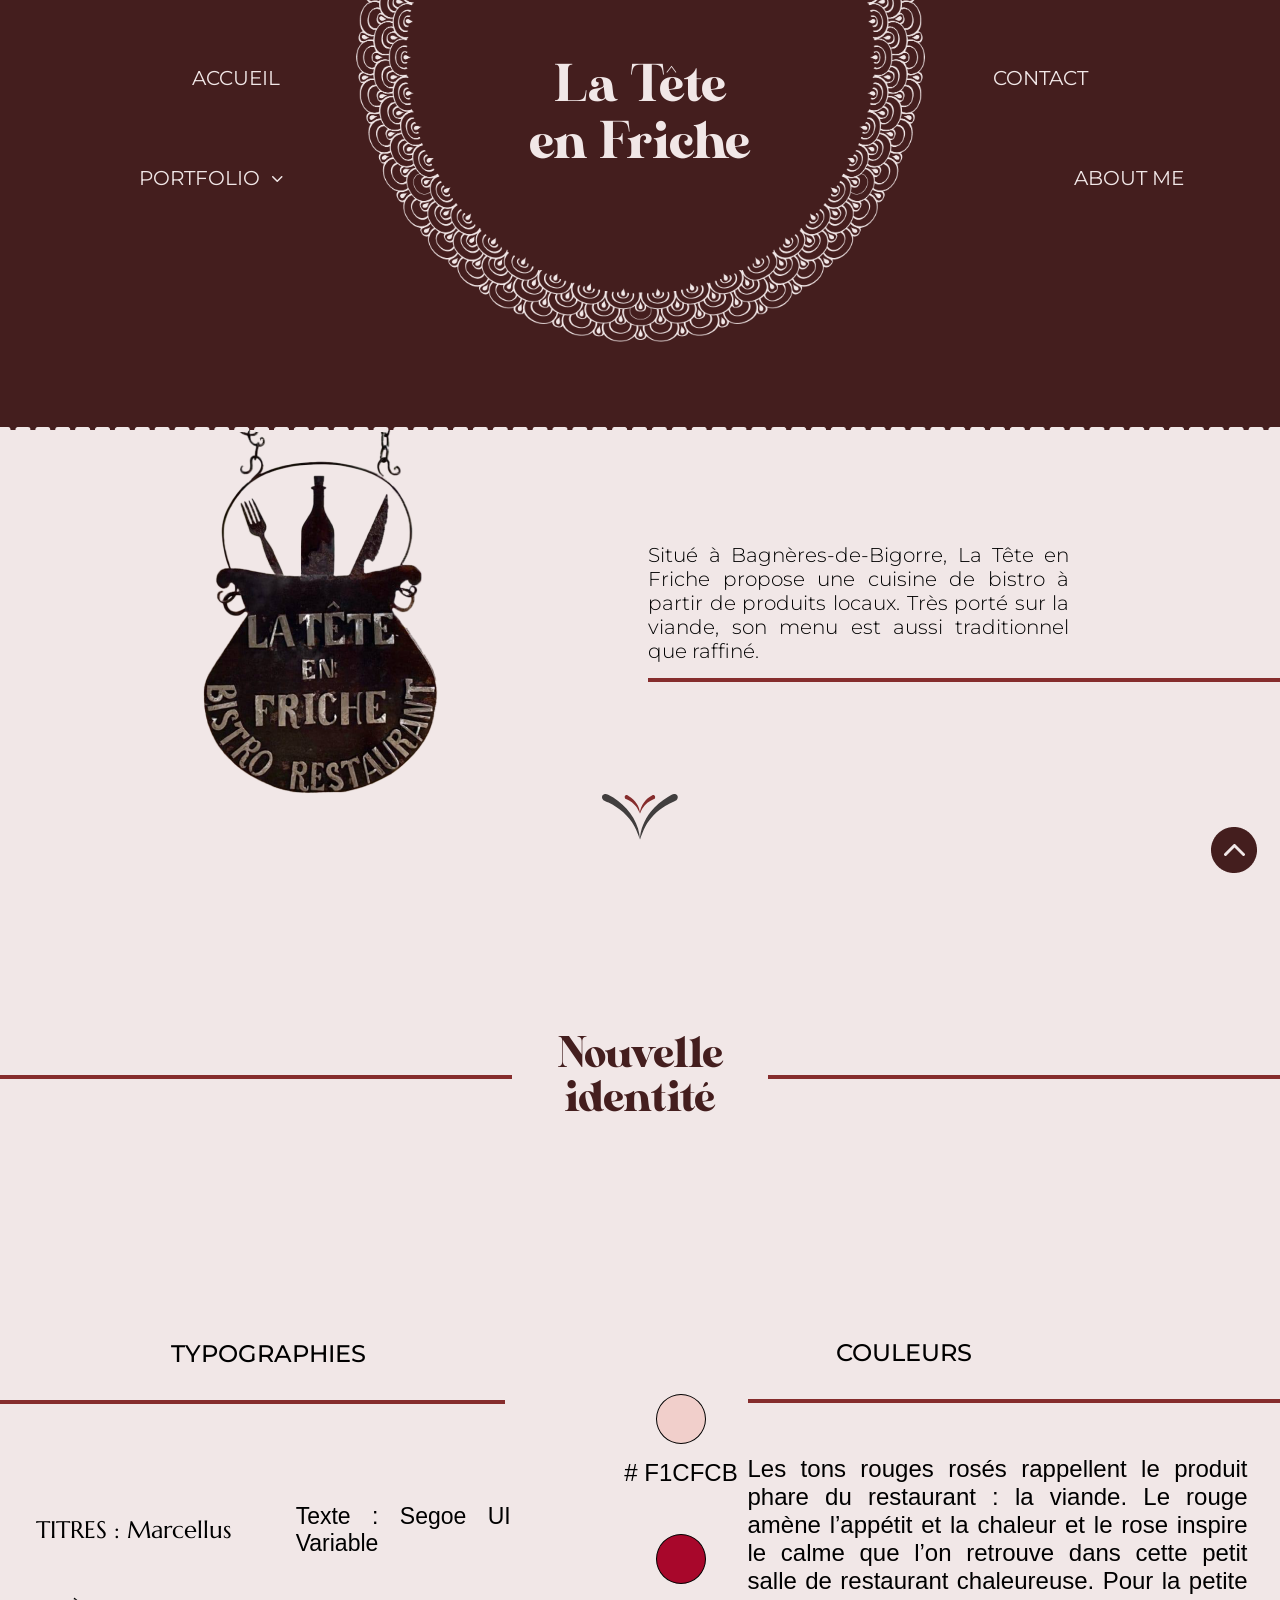
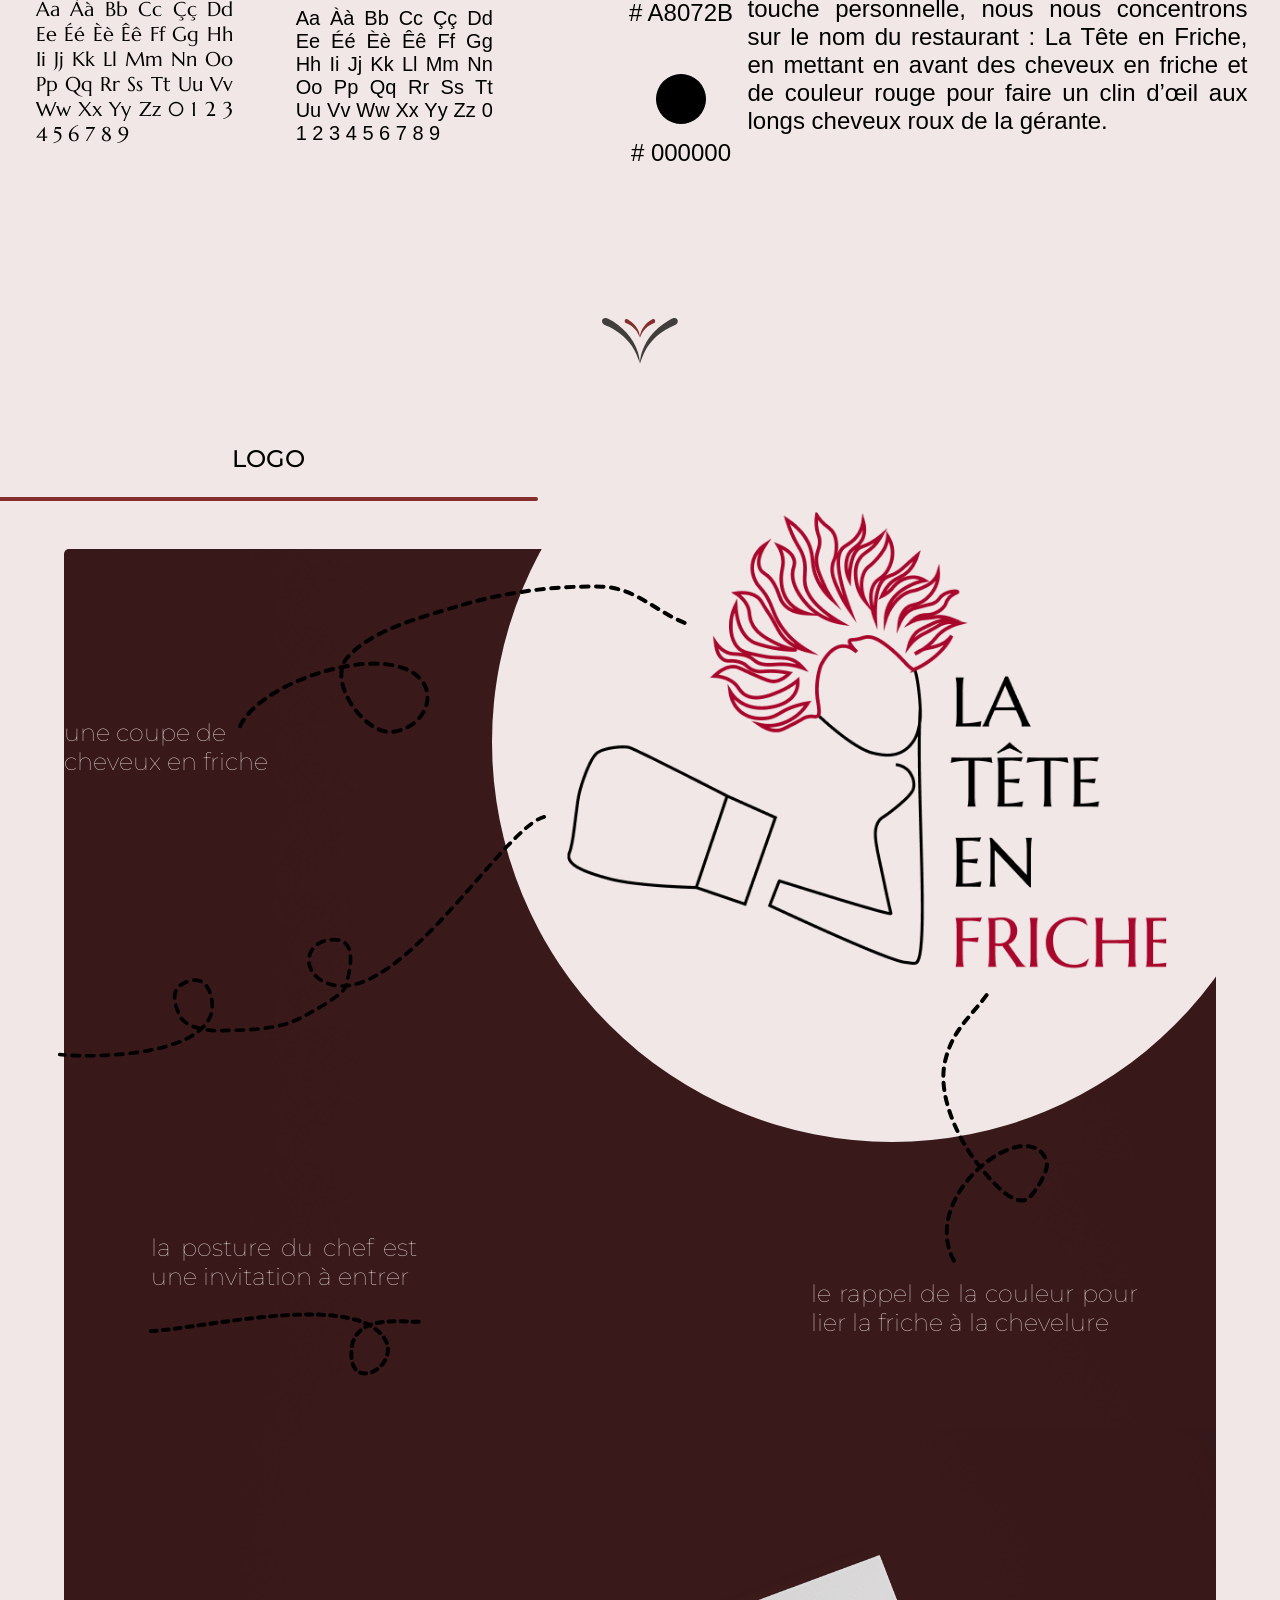
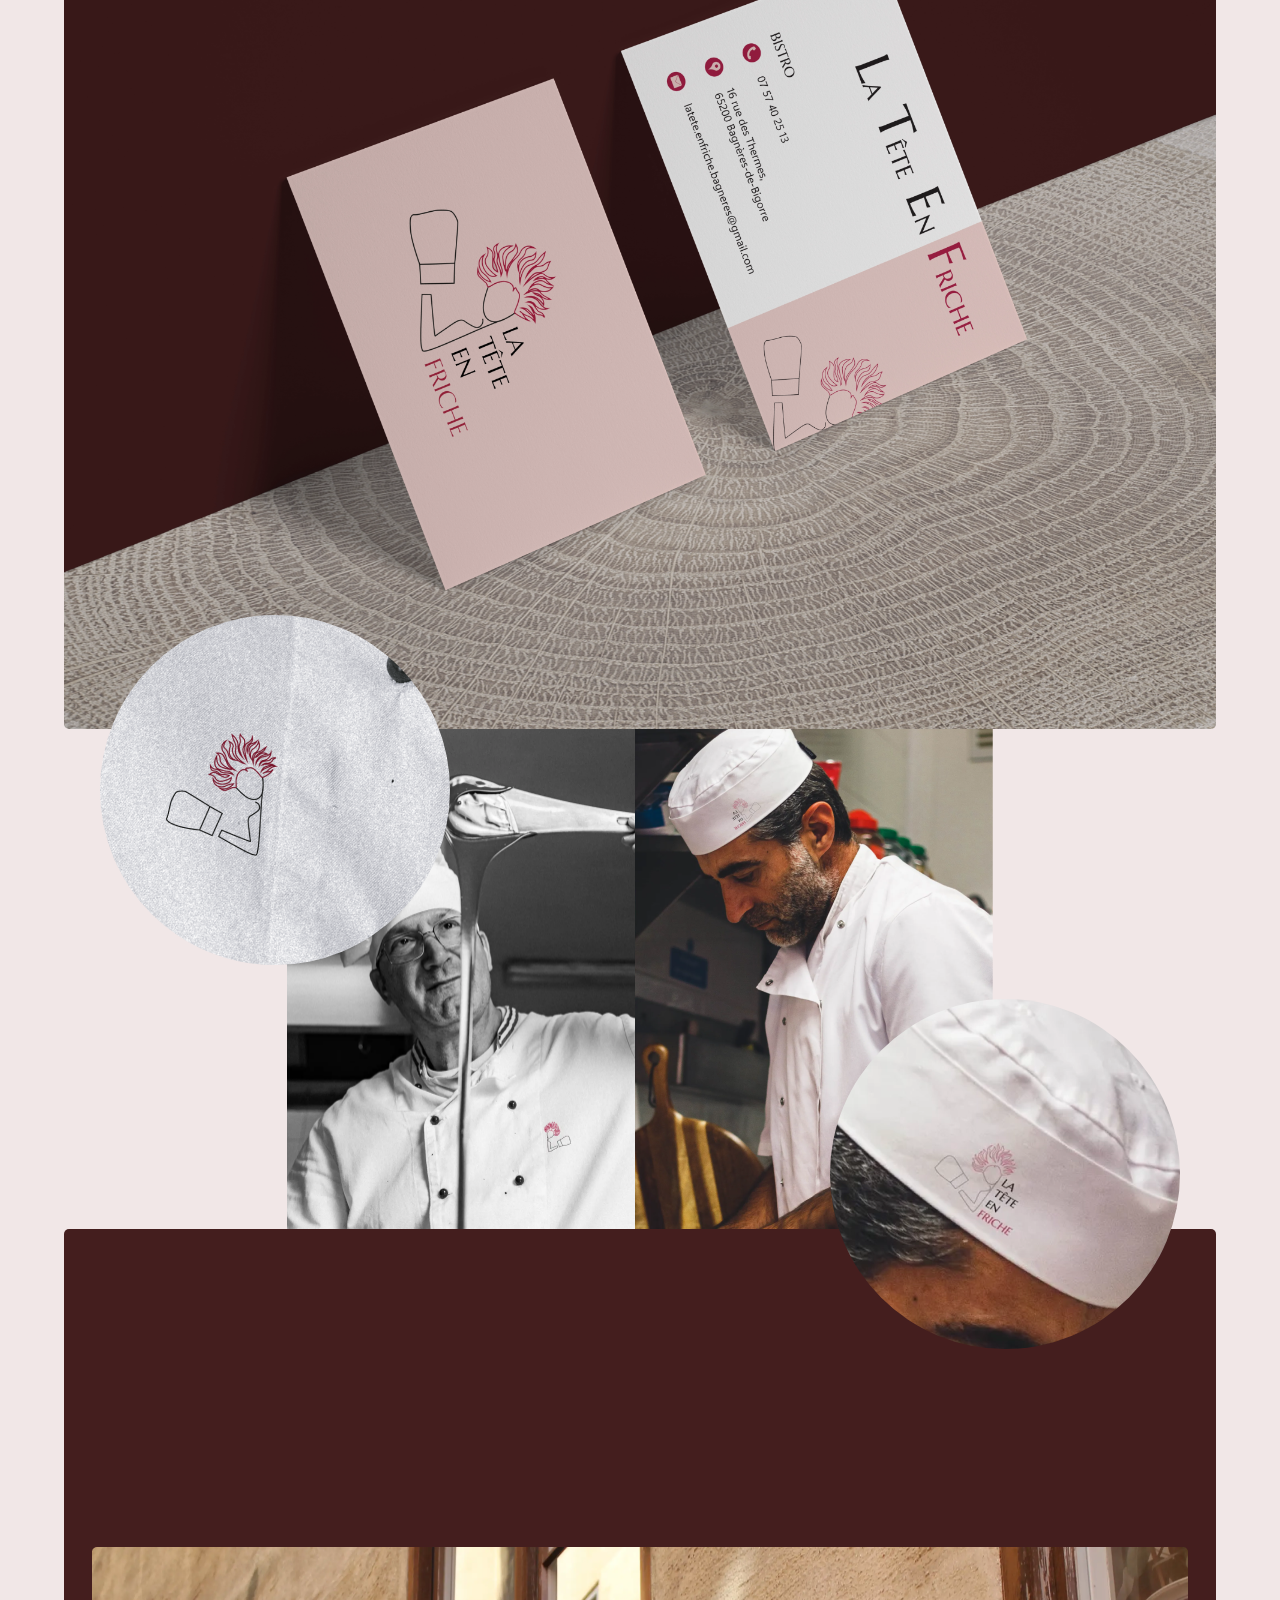
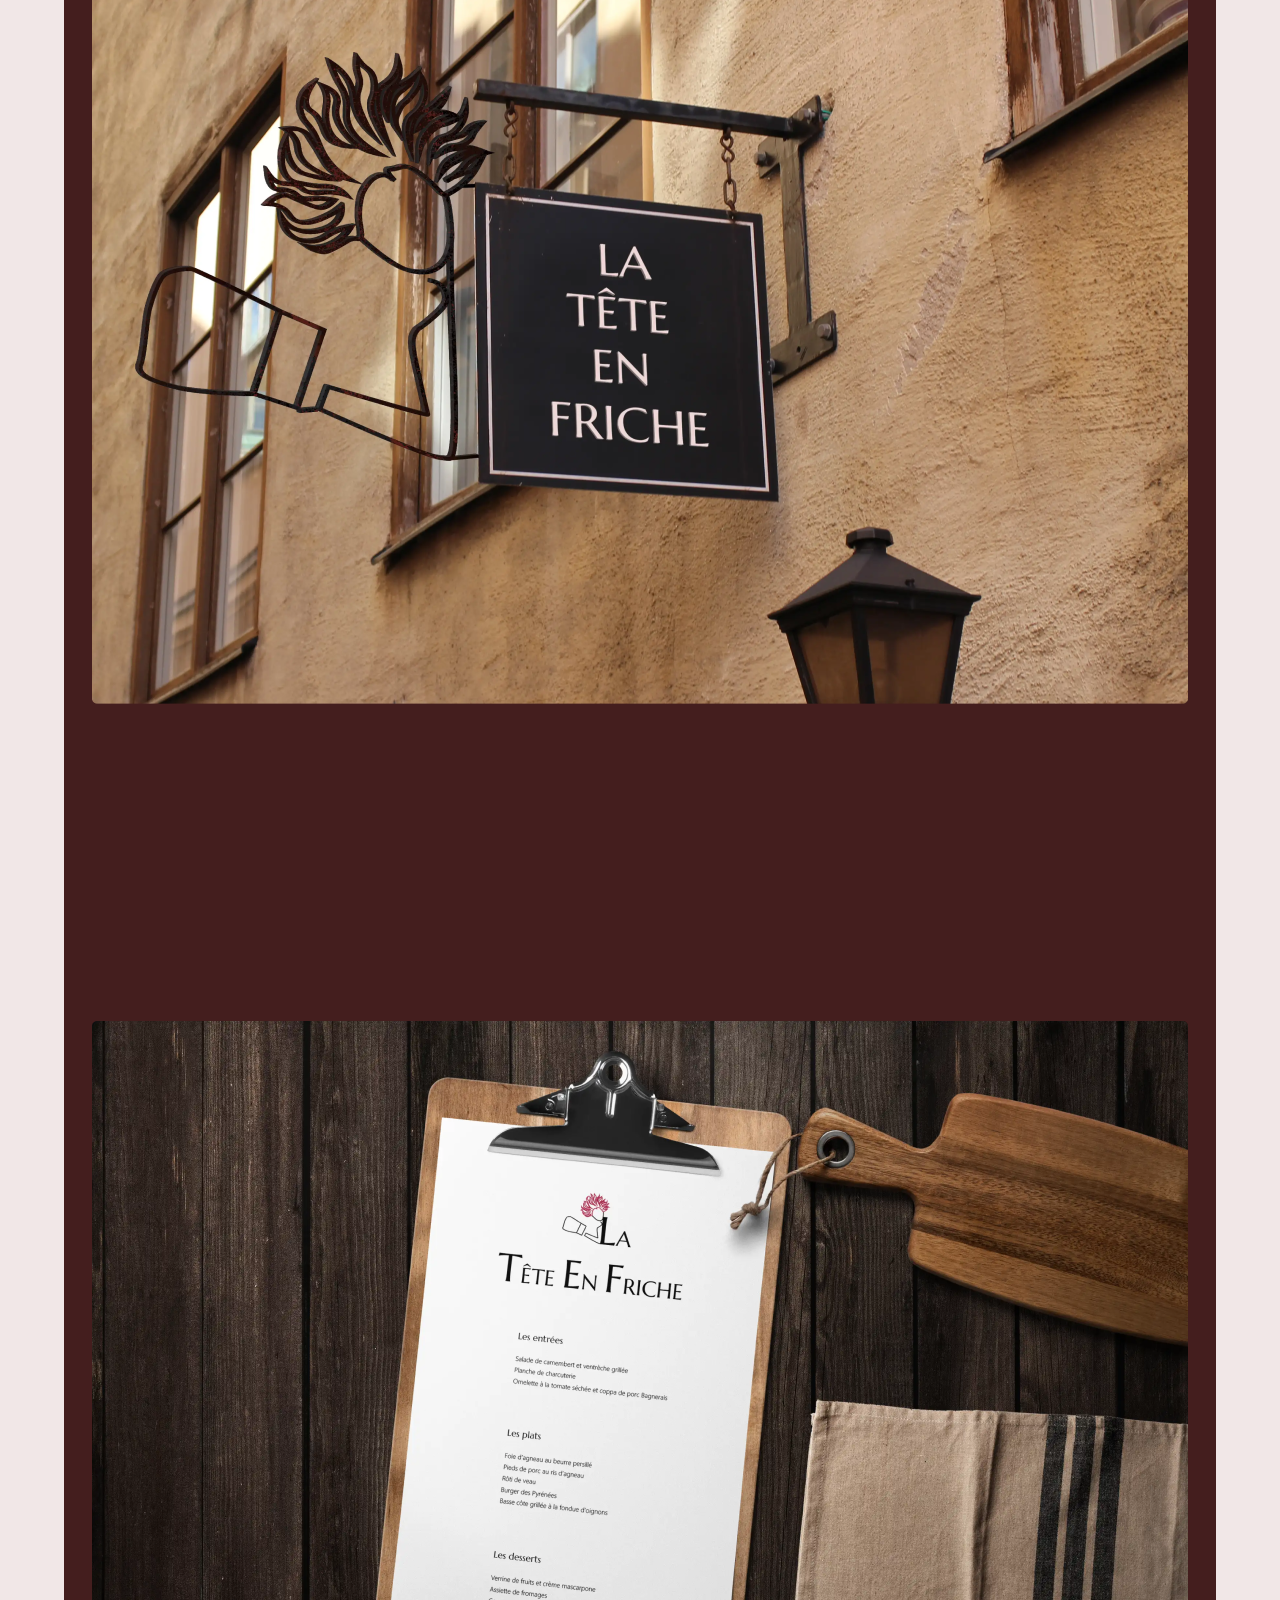
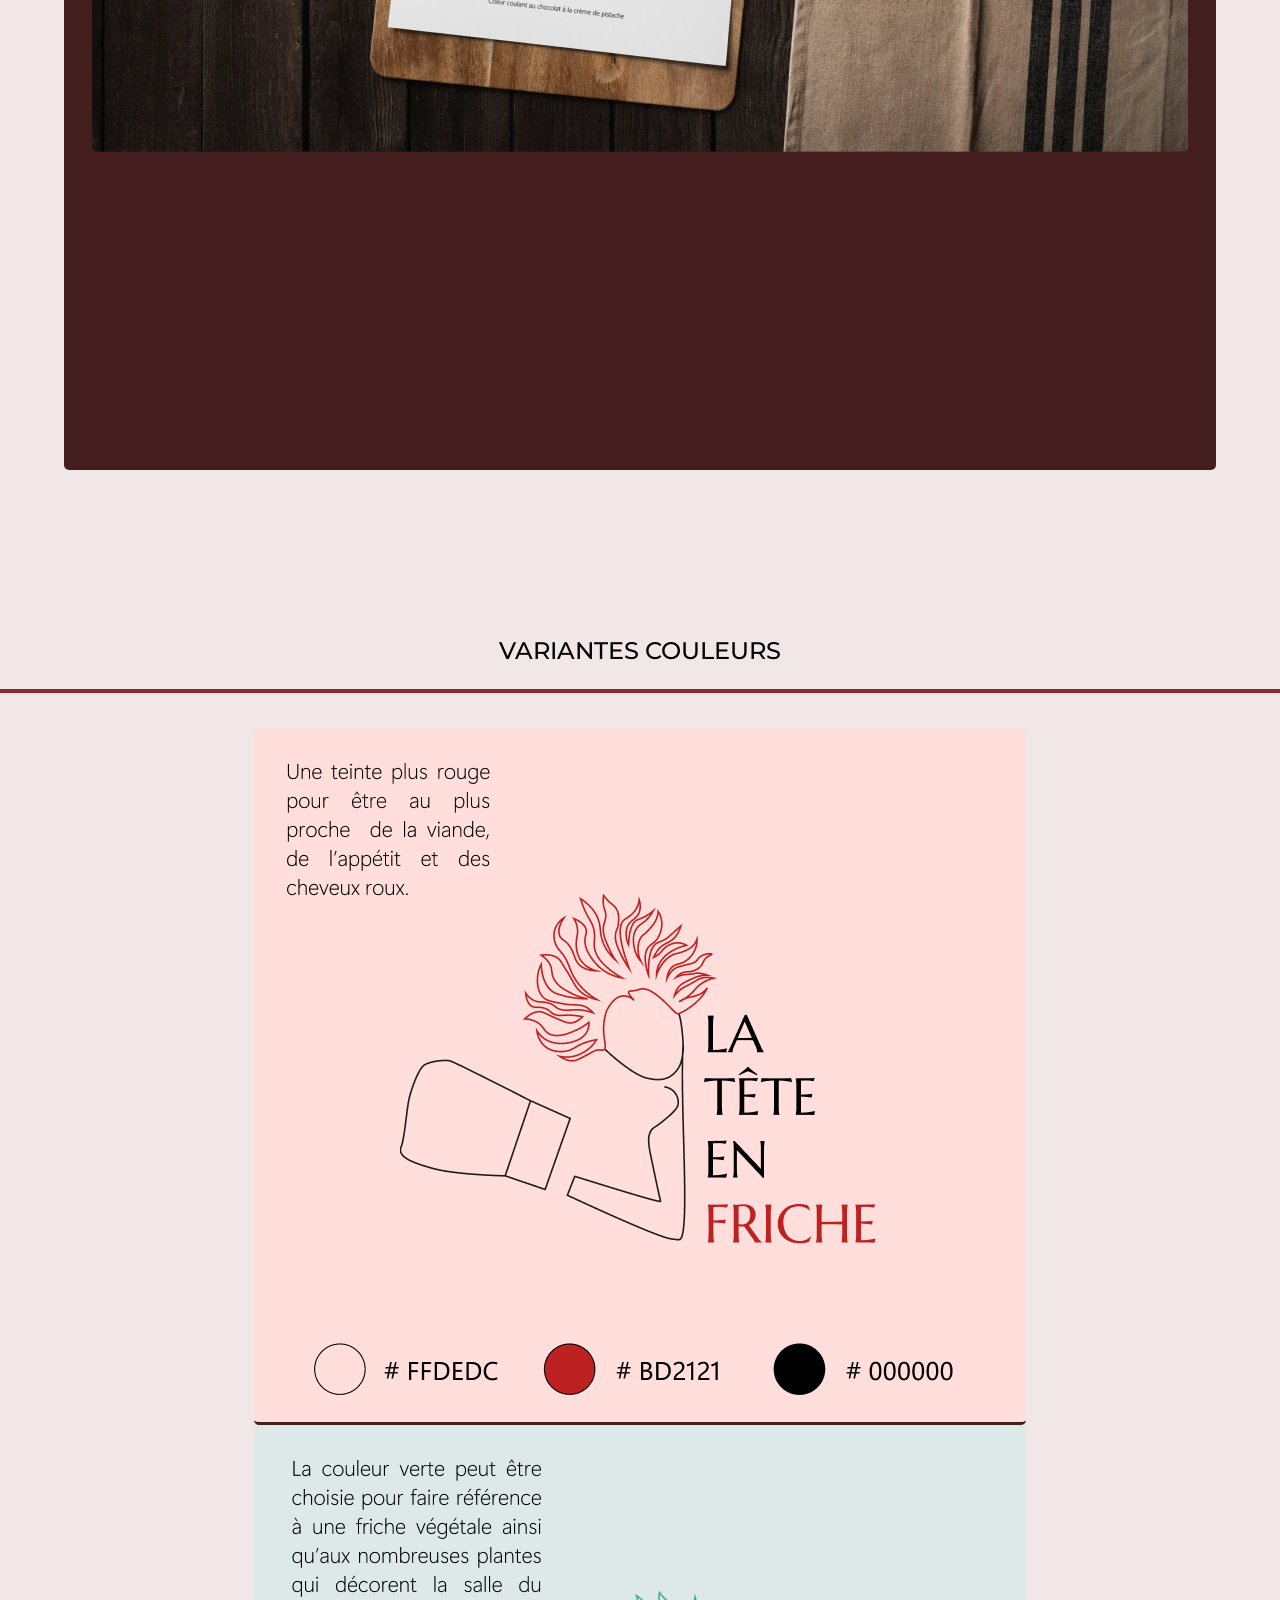
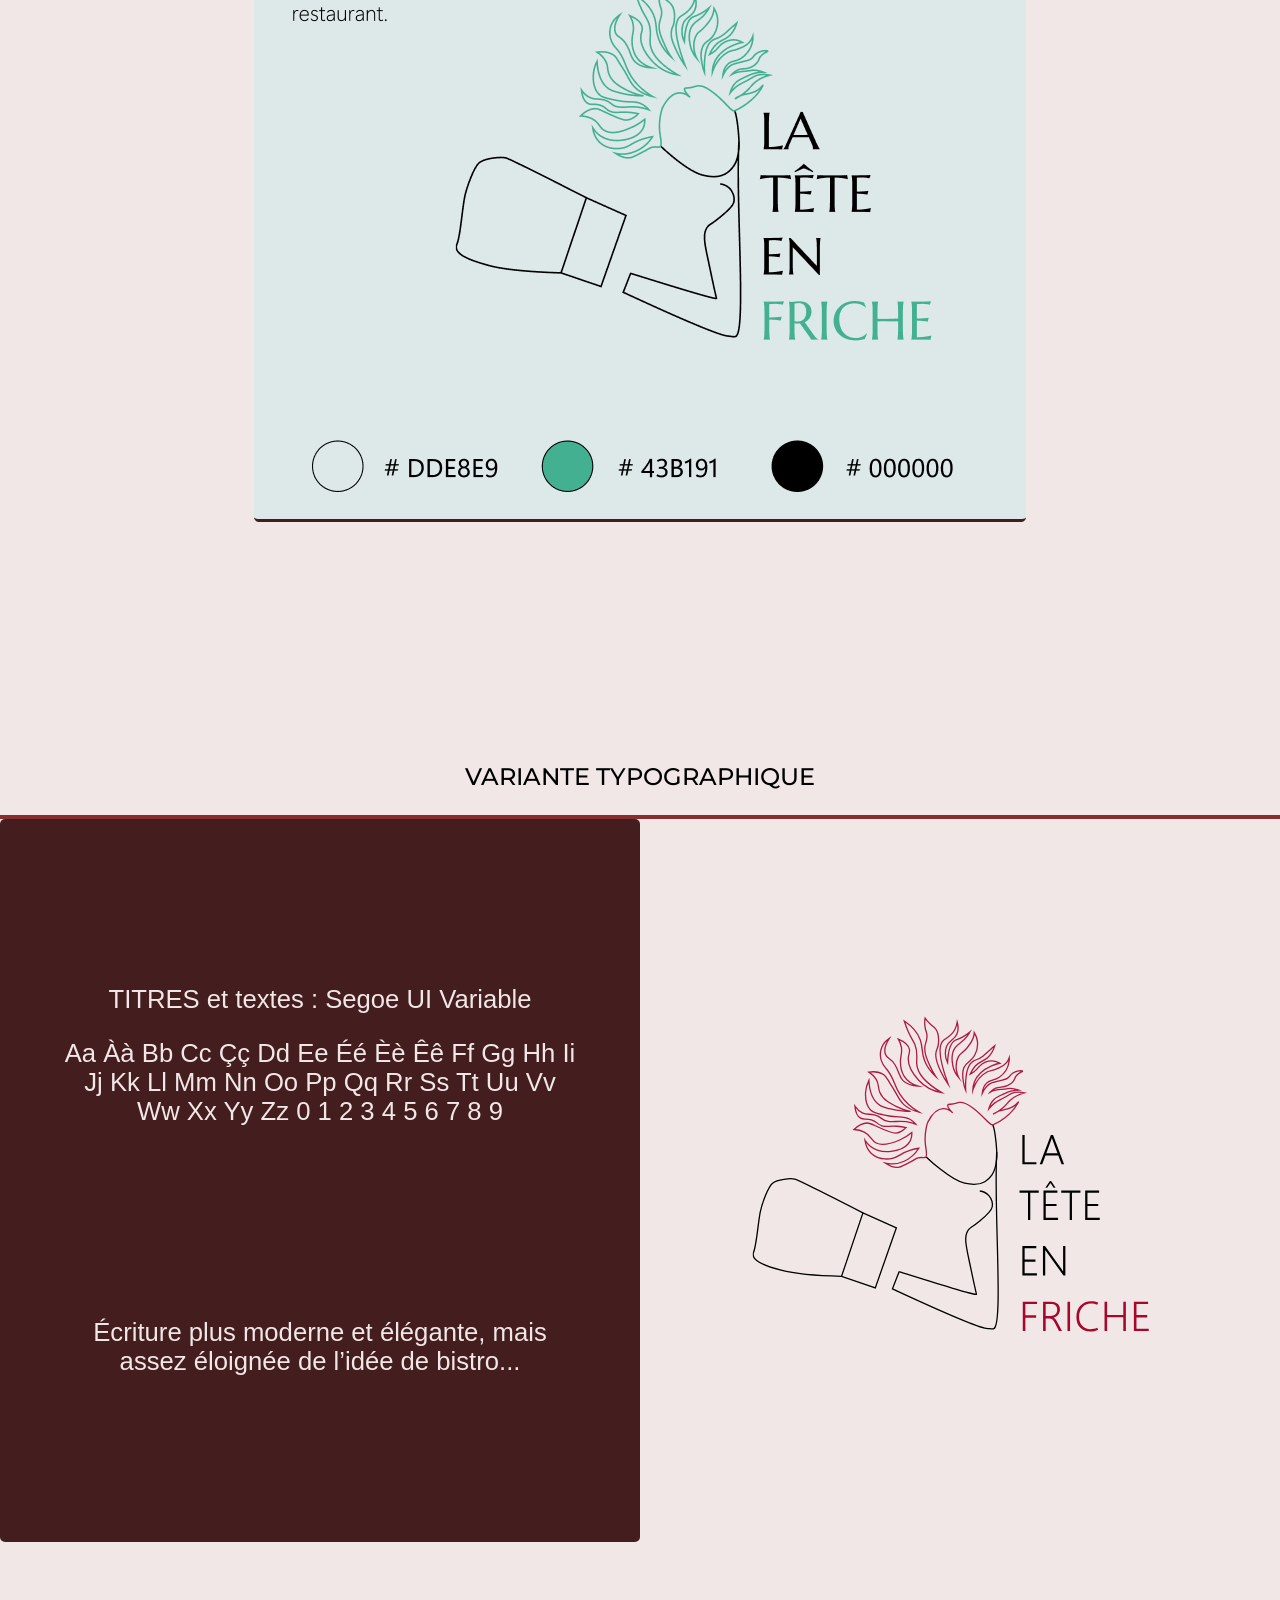
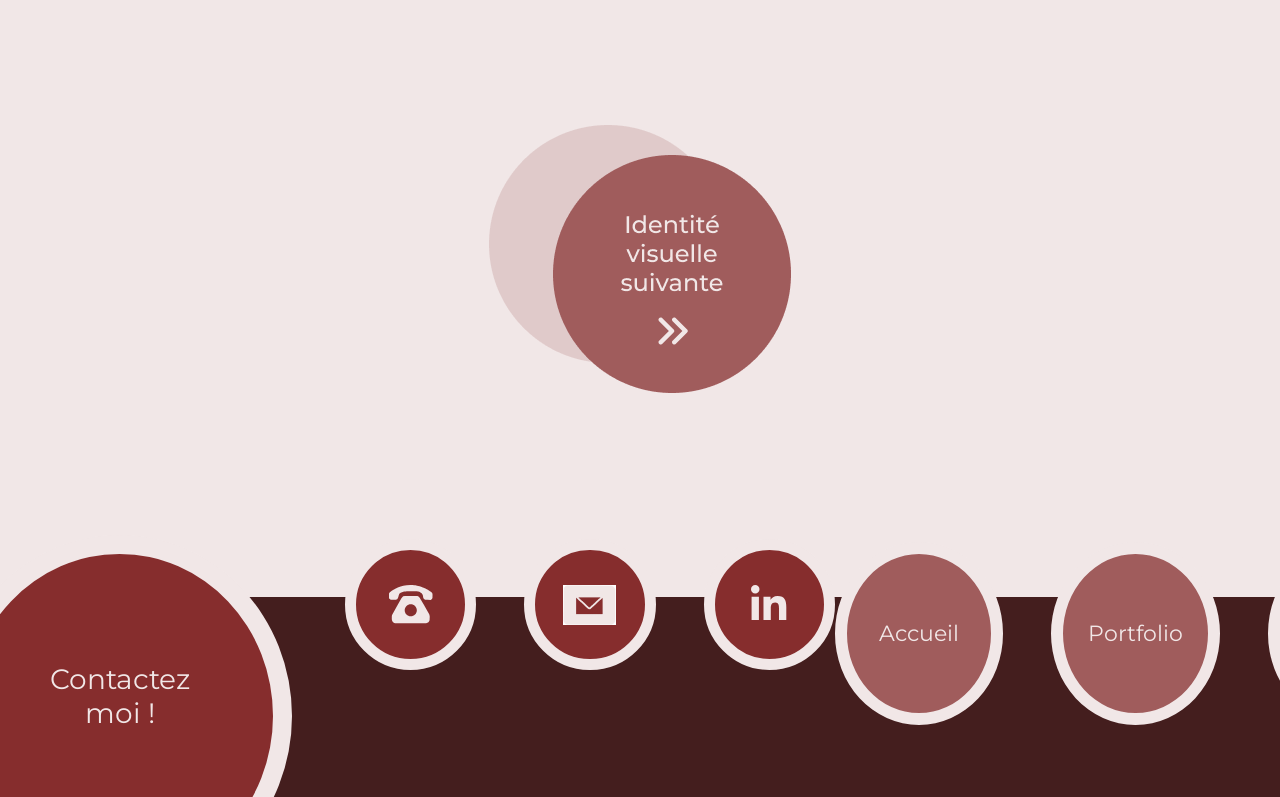
<file: identites-visuel/tete-en-friche.html>
<!doctype html>
<html lang="fr">
<head>
    <meta charset="UTF-8">
    <meta name="viewport" content="width=device-width, initial-scale=1, maximum-scale=2">
    <meta http-equiv="X-UA-Compatible" content="ie=edge">
    <title>Identités - Mélissa</title>
    <link rel="stylesheet" href="../assets/css/tete-en-friche.min.css">
    <script src="https://code.jquery.com/jquery-3.7.1.min.js"
            integrity="sha256-/JqT3SQfawRcv/BIHPThkBvs0OEvtFFmqPF/lYI/Cxo=" crossorigin="anonymous"></script>


    <link rel="icon" href="https://www.melissa-piana.fr/assets/img/Mandala_48px.svg">
    <meta name="description" content="Bienvenue sur mon site de webdesign, UX/UI design">
    <meta name="keywords" content="websign, UX/UI design, reponsive, maquette, portefolio">
    <meta name="author" content="Lorenzo Devichi">
    <meta name="copyright" content="Mélissa Piana"/>
    <meta property="og:title" content="Portfolio - Mélissa"/>
    <meta property="og:url" content="https://www.melissa-piana.fr/"/>
    <meta property="og:image" content="https://www.melissa-piana.fr/assets/img/"/>
    <meta property="og:description" content="Bienvenue sur mon site de webdesign, UX/UI design"/>
    <meta property="og:site_name" content="Mélissa Piana"/>
    <meta property="og:type" content="website"/>
</head>
<body class="identVisuel" id="top">
<a href="#top" class="click-to-top">
    <img src="../assets/img/Top_fleche.png" alt="top fleche" class="arrow-up">
</a>
<nav>
    <div class="navtop">
        <a href="../" class="fleur-right">
            ACCUEIL
        </a>
        <a href="../#form">
            CONTACT
        </a>
    </div>
    <div class="circle">
        <h1>La Tête<br> en Friche </h1>
        <img src="../assets/img/Gouttes_rose.webp" alt="eclypse">
    </div>
    <div class="navBot">
        <div class="p-relative">
            <a href="../portefolio.html" id="sous-menu">
                PORTFOLIO
            </a>
            <div class="sous-menu">
                <a href="../toutes-les-identites-visuel">Identités visuelles</a>
                <a href="../toutes-les-maquettes">Maquettes</a>
                <a href="../toutes-les-creations">Créations</a>
            </div>
        </div>
        <a href="/#about">
            ABOUT ME
        </a>
    </div>
    <hr>
</nav>
<div class="friche-main">
    <div class="d-flex justify-content-evenly align-items-center presentation-friche">
        <div class="w40 d-flex justify-content-end align-items-center">
            <img src="../assets/img/Ancienne 1.png" alt="tete-en-friche">
        </div>
        <div class=" d-flex justify-content-center align-items-center colunm p-relative text">
            <div class="w100 d-flex align-items-end justify-content-center">
                <div class="w25"></div>
                <p class="p-relative">
                    Situé à Bagnères-de-Bigorre, La Tête en Friche propose une cuisine de bistro à partir de produits
                    locaux. Très porté sur la viande, son menu est aussi traditionnel que raffiné.

                </p>
                <div class="w25 border-bottom"></div>
            </div>

        </div>
    </div>

        <img src="../assets/img/Fleche-maison.svg" alt="fleche-bottom" class="center-arrow">

    <div class="d-flex new-ident">
        <div class="w40 trait"></div>
        <h2 class="txt-center w20 font2">Nouvelle identité</h2>
        <div class="w40 trait"></div>
    </div>
    <div class="couleur-typo d-flex  justify-content-beetween">
        <div class="typo">
            <h3>TYPOGRAPHIES</h3>
            <hr>
            <div class="d-flex justify-content-around w100 typoheigth">
                <div class="w40 d-flex justify-content-center align-items-center colunm">
                    <h4 class="marcellus">TITRES : Marcellus</h4>
                    <p class="marcellus-p">Aa Àà Bb Cc Çç Dd Ee Éé Èè Êê Ff Gg Hh Ii Jj Kk Ll Mm Nn Oo Pp Qq Rr Ss Tt Uu
                        Vv Ww Xx Yy Zz
                        0 1 2 3 4 5 6 7 8 9
                    </p>
                </div>
                <div class="w40 d-flex justify-content-center align-items-start colunm">
                    <h4 class="segoe">Texte : Segoe UI Variable </h4>
                    <p class="segoe-p">Aa Àà Bb Cc Çç Dd Ee Éé Èè Êê Ff Gg Hh Ii Jj Kk Ll Mm Nn Oo Pp Qq Rr Ss Tt Uu Vv
                        Ww Xx Yy Zz
                        0 1 2 3 4 5 6 7 8 9 </p>
                </div>
            </div>

        </div>
        <div class="d-flex color">
            <div class="w20 affichage-couleur">
                <span class="one"></span>
                <p># F1CFCB</p>
                <span class="two"></span>
                <p># A8072B</p>
                <span class="three"></span>
                <p># 000000</p>
            </div>
            <div class="couleur w80">
                <h3>COULEURS</h3>
                <hr>
                <div class="d-flex">

                    <div>
                        <p class="p-color">Les tons rouges rosés rappellent le produit phare du restaurant : la viande.
                            Le rouge amène l’appétit et la chaleur et le rose inspire le calme que l’on retrouve dans
                            cette
                            petit salle de restaurant chaleureuse.
                            Pour la petite touche personnelle, nous nous concentrons sur le nom du restaurant : La Tête
                            en
                            Friche, en mettant en avant des cheveux en friche et de couleur rouge pour faire un clin
                            d’œil
                            aux longs cheveux roux de la gérante. </p>
                    </div>
                </div>
            </div>
        </div>
    </div>
    <img src="../assets/img/Fleche-maison.svg" alt="fleche-bottom" class="center-arrow">

    <div class="logo">
        <h5>Logo</h5>
        <hr>
    </div>
    <div class="logo-details">

        <div class="logo-tete-en-friche">
            <img src="../assets/img/Logo_court.png" alt="logo tête en friche">
        </div>
        <svg class="svg1" xmlns="http://www.w3.org/2000/svg" width="458" height="141" viewBox="0 0 458 141" fill="none">
            <path d="M2.91029 124.401C25.6084 81.9213 139.438 50.7513 178.98 80.5638C206.22 101.101 185.864 136.46 154.664 138.117C127.157 139.578 92.1929 84.5171 113.065 62.1357C138.028 35.3679 189.84 25.1837 223.622 16.7128C270.502 4.95751 322.859 0.200709 371.319 4.02636C405.702 6.74068 426.214 33.9201 455.481 45.9104"
                  stroke="black" stroke-width="4" stroke-linecap="round" stroke-dasharray="7.47 7.47"/>
        </svg>
        <p class="txt1">une coupe de cheveux en friche</p>
        <svg class="svg2" xmlns="http://www.w3.org/2000/svg" width="545" height="239" viewBox="0 0 545 239" fill="none">
            <path d="M543 2.00006C498.5 11.0001 378.258 194.815 303.008 172.817C268.797 162.816 271.5 123.582 305.85 123.582C336.5 123.582 319.947 164.466 318.136 173.773C316.123 184.116 275.188 202.925 265.673 207.281C239.722 219.161 204.128 216.945 177.158 216.168C165.059 215.819 140.317 211.245 135.075 197.793C131.98 189.85 125.5 173.5 136.802 164.779C155.5 154 168.504 160.849 170.793 182.729C176.925 241.34 48.5001 240.5 1.99994 233"
                  stroke="black" stroke-width="4" stroke-linecap="round" stroke-dasharray="7.91 7.91"/>
        </svg>
        <p class="txt2">le symbole de la toque fait allusion à la bonne cuisine du chef et indique qu’il s’agit d’un
            restaurant</p>
        <svg class="svg3" xmlns="http://www.w3.org/2000/svg" width="108" height="270" viewBox="0 0 108 270" fill="none">
            <path d="M54.475 2.97895C35.4568 25.6885 18.8481 36.1961 9.81586 66.0114C-1.26532 102.59 21.7022 151.416 39.754 175.299C44.7427 181.899 72.1689 222.015 87.8499 206.304C94.2893 199.853 108.501 180.332 105.654 171.348C89.9927 121.927 -25.6931 198.525 8.50972 267.697"
                  stroke="black" stroke-width="4" stroke-linecap="round" stroke-dasharray="7.19 7.19"/>
        </svg>
        <p class="txt3">le rappel de la couleur pour lier la friche à la chevelure</p>
        <svg class="svg4" xmlns="http://www.w3.org/2000/svg" width="273" height="67" viewBox="0 0 273 67" fill="none">
            <path d="M2 11.0066C57.1581 11.0066 219 -21 237.5 37C241.5 65.5 191 82.5 202.5 34C212 4.99995 255.413 15.7212 270.733 15.7212"
                  stroke="black" stroke-width="4" stroke-linecap="round" stroke-dasharray="6 6"/>
        </svg>
        <p class="txt4">la posture du chef est une invitation à entrer</p>
    </div>
    <div class="img-carte">
        <img src="../assets/img/Cartes de visites écriture bistro_5 1.png" alt="Cartes de visites écriture bistro">
    </div>
    <div class="blouse d-flex justify-content-center align-items-center p-relative">
        <div class="right">
            <img src="../assets/img/Blouse.png" alt="Blouse">
        </div>
        <div class="left">
            <img src="../assets/img/Toque.png" alt="Rectangle-blouse">
        </div>
    </div>
    <div class="panneau-ext d-flex align-items-center justify-content-evenly colunm">
        <img src="../assets/img/ENSEIGNE.png" alt="Enseigne ">
        <img src="../assets/img/Mockup menu.png" alt="Mockup menu ">
    </div>
    <div class="variante">
        <h6>VARIANTES COULEURS</h6>
        <hr>
        <div class="variante-img">
            <img src="../assets/img/variante_ROUGE.png" alt="variante_ROUGE">
            <img src="../assets/img/variante_VERT.png" alt="variante_VERT">
        </div>
    </div>
    <div class="variante-typo">
        <h6>VARIANTE TYPOGRAPHIQUE</h6>
        <hr>
        <div class="w100 h100 d-flex">
            <div class="w50 bandeaux-typo d-flex align-items-center justify-content-evenly colunm">
                <div>
                    <p>TITRES et textes : Segoe UI Variable</p>
                    <p>Aa Àà Bb Cc Çç Dd Ee Éé Èè Êê Ff Gg Hh Ii Jj Kk Ll Mm Nn Oo Pp Qq Rr Ss Tt Uu Vv Ww Xx Yy Zz
                        0 1 2 3 4 5 6 7 8 9
                    </p>
                </div>

                <p>Écriture plus moderne et élégante, mais assez éloignée de l’idée de bistro...</p>
            </div>
            <div class="w50 picto d-flex align-items-center justify-content-center">
                <img class="w65" src="../assets/img/Logo_elegant.svg" alt="logo tête en friche">
            </div>
        </div>
    </div>
    <div class="IDsuivante">
        <a href="../toutes-les-identites-visuel"><img src="../assets/img/ID_suivante.png"
                                                      alt="Iendité visuelle suivante"></a>
    </div>
</div>


<footer class="p-relative">
    <p class="tel-number">06 21 65 25 55</p>
    <p class="mail-adress">contact@melissa-piana.fr</p>
    <div class="p-relative d-flex align-items-center align-items-end over-hidden w100">

        <div class="bandeaux w100 d-flex justify-content-beetween">
            <div>
                <div class="contact">
                    <a href="/#form">Contactez <br> moi !
                    </a>
                </div>
                <div class="picto">
                    <div class="p-relative tel">
                        <img src="../assets/img/Picto tel.svg" alt="phone">

                    </div>

                    <div class="mail">
                        <img src="../assets/img/Picto mail.jpg" alt="mail">

                    </div>
                    <div class="linkedin">
                        <a href="https://www.linkedin.com/in/mélissa-p/" target="_blank">
                            <img src="../assets/img/Picto In.svg" alt="linkedin">
                        </a>
                    </div>
                </div>
            </div>
            <div class="nav-right d-flex justify-content-end">
                <a href="../">Accueil</a>
                <a href="../portefolio">Portfolio</a>
                <a href="/#about">About me</a>

            </div>
        </div>


    </div>

</footer>
<script src="../assets/js/script.js"></script>
</body>
</html>
</file>
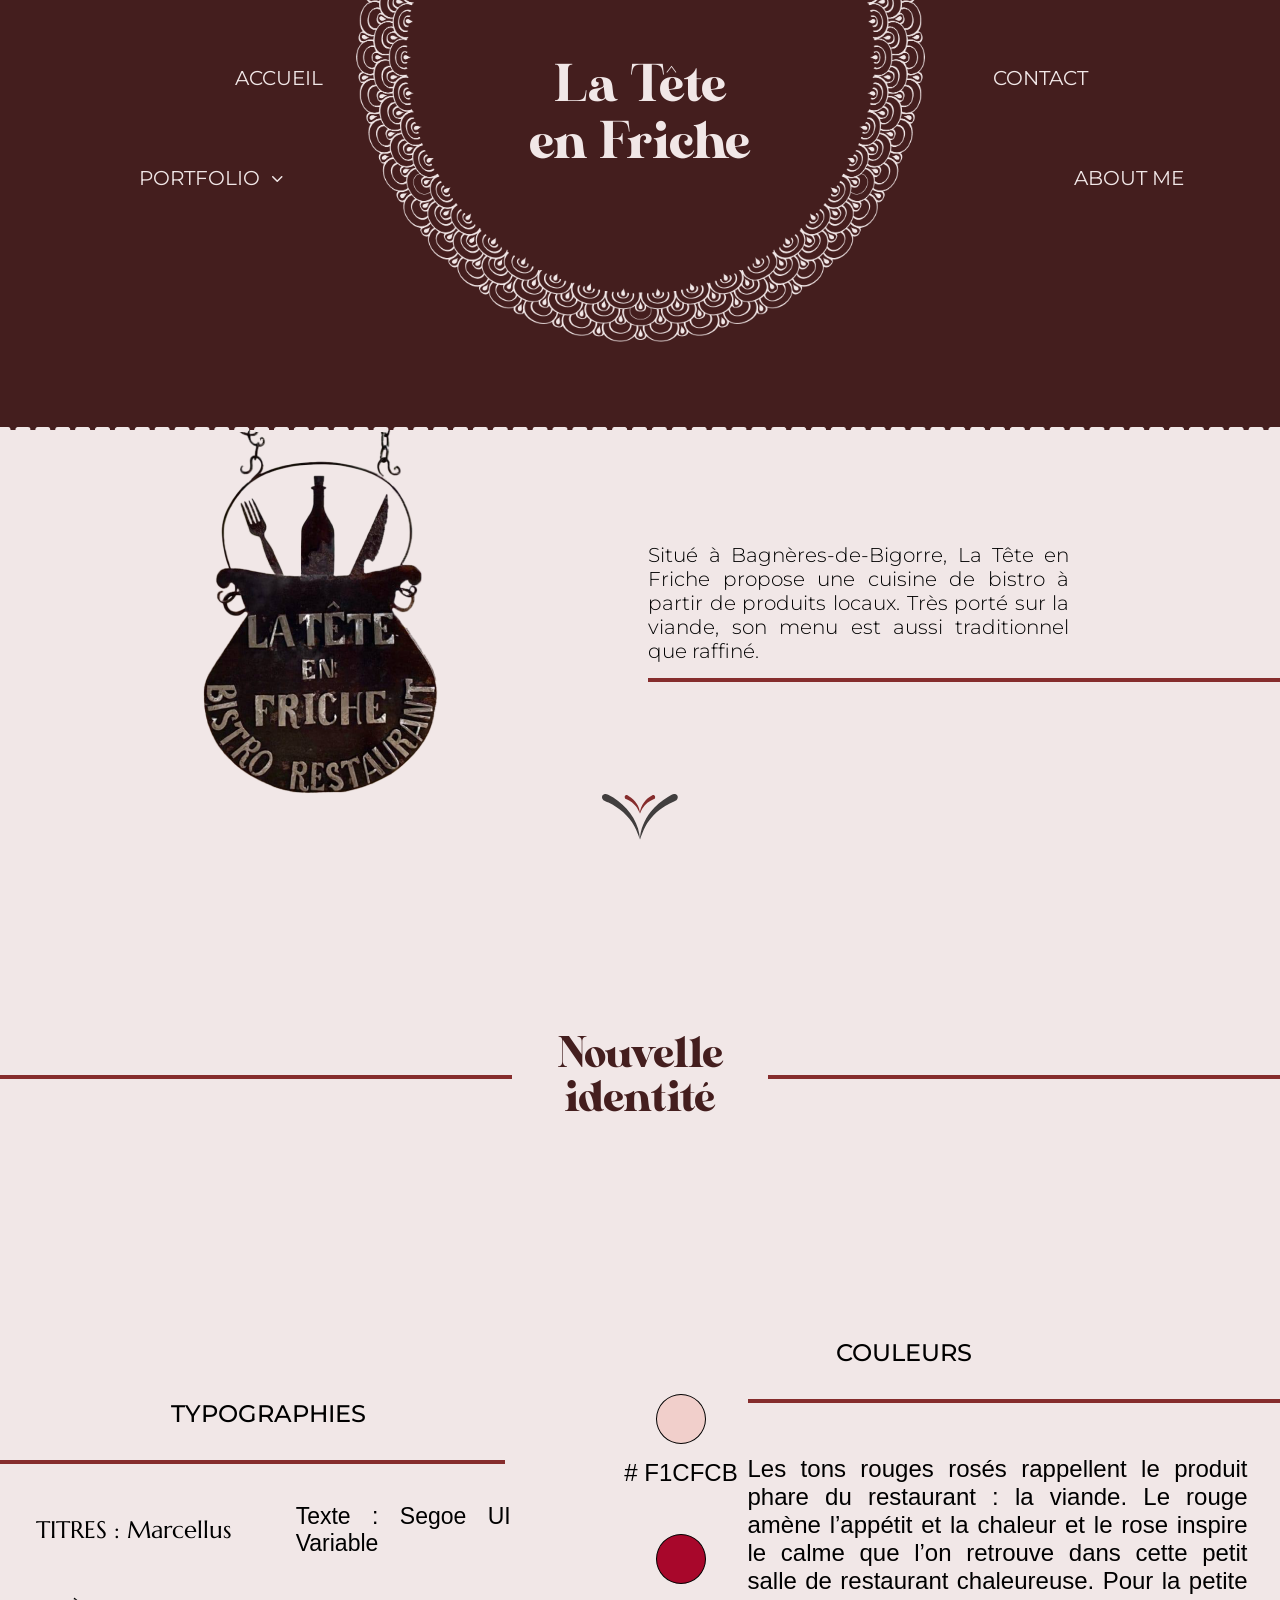
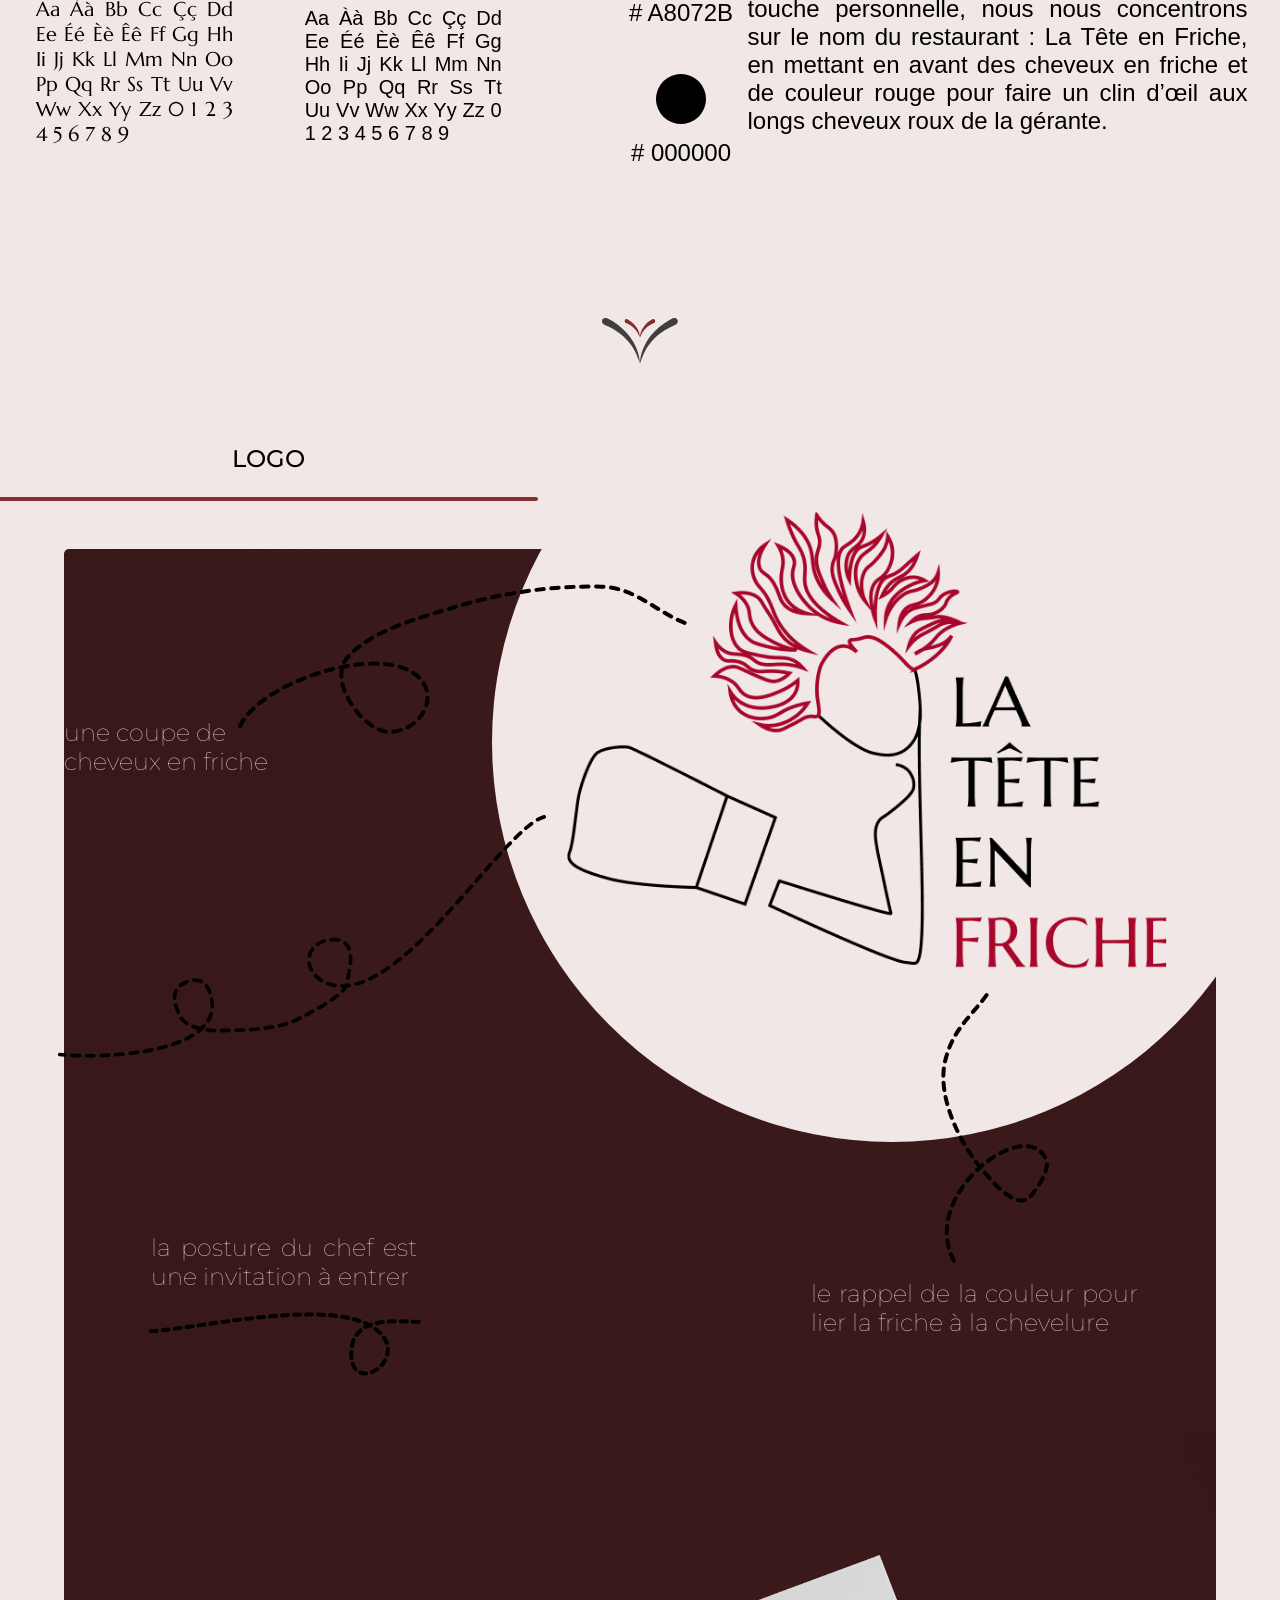
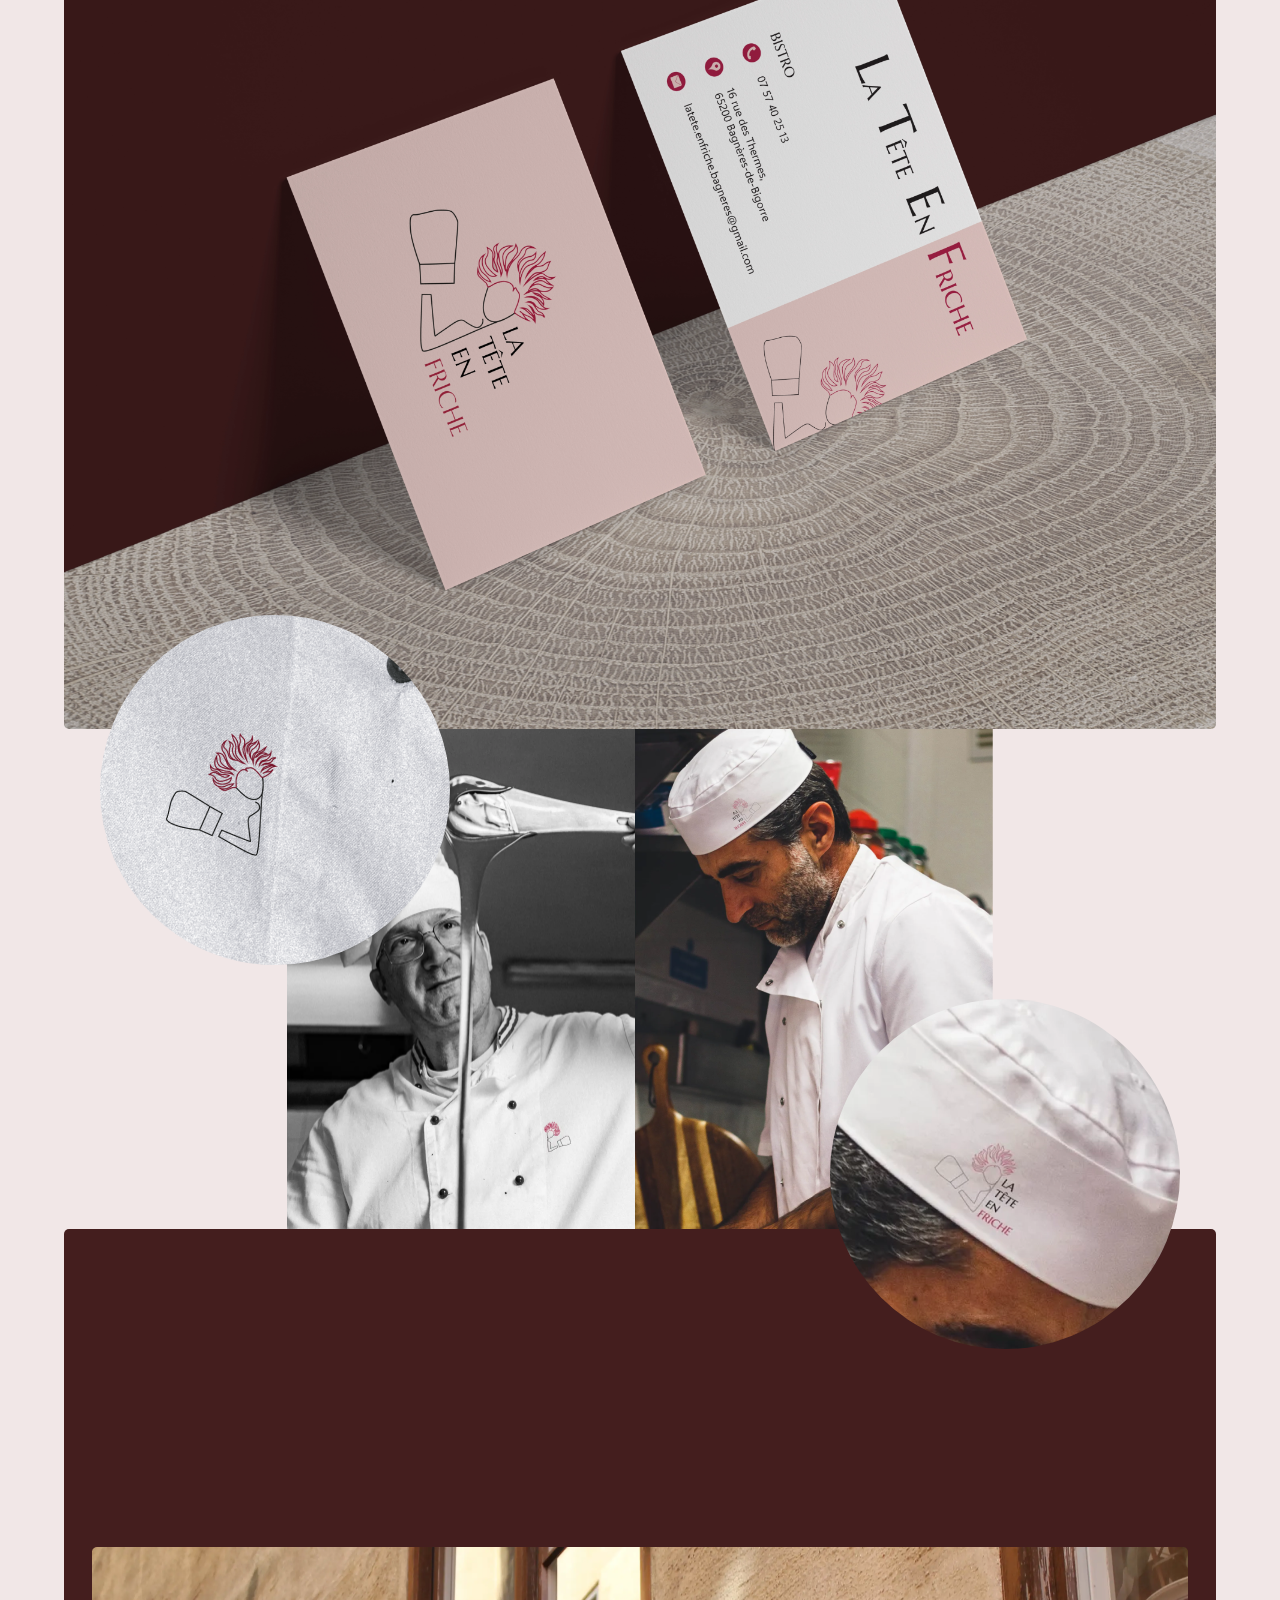
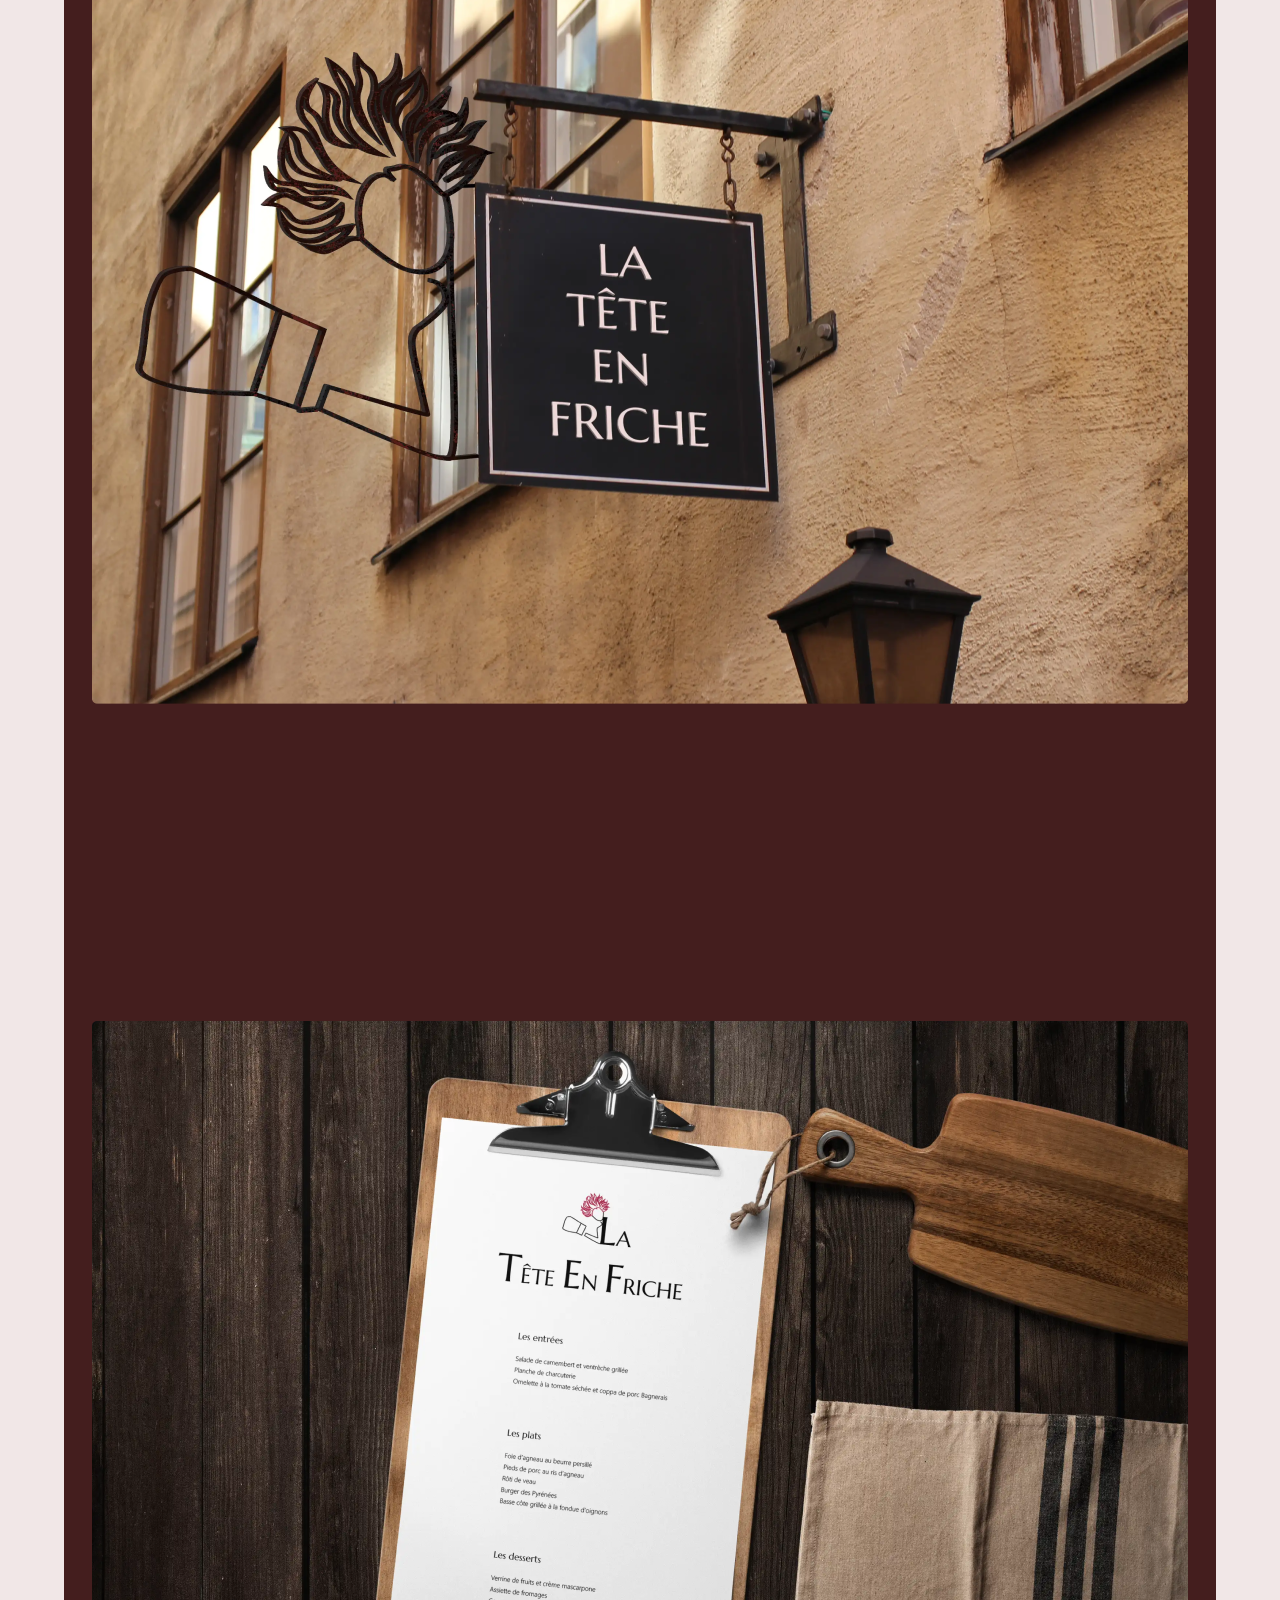
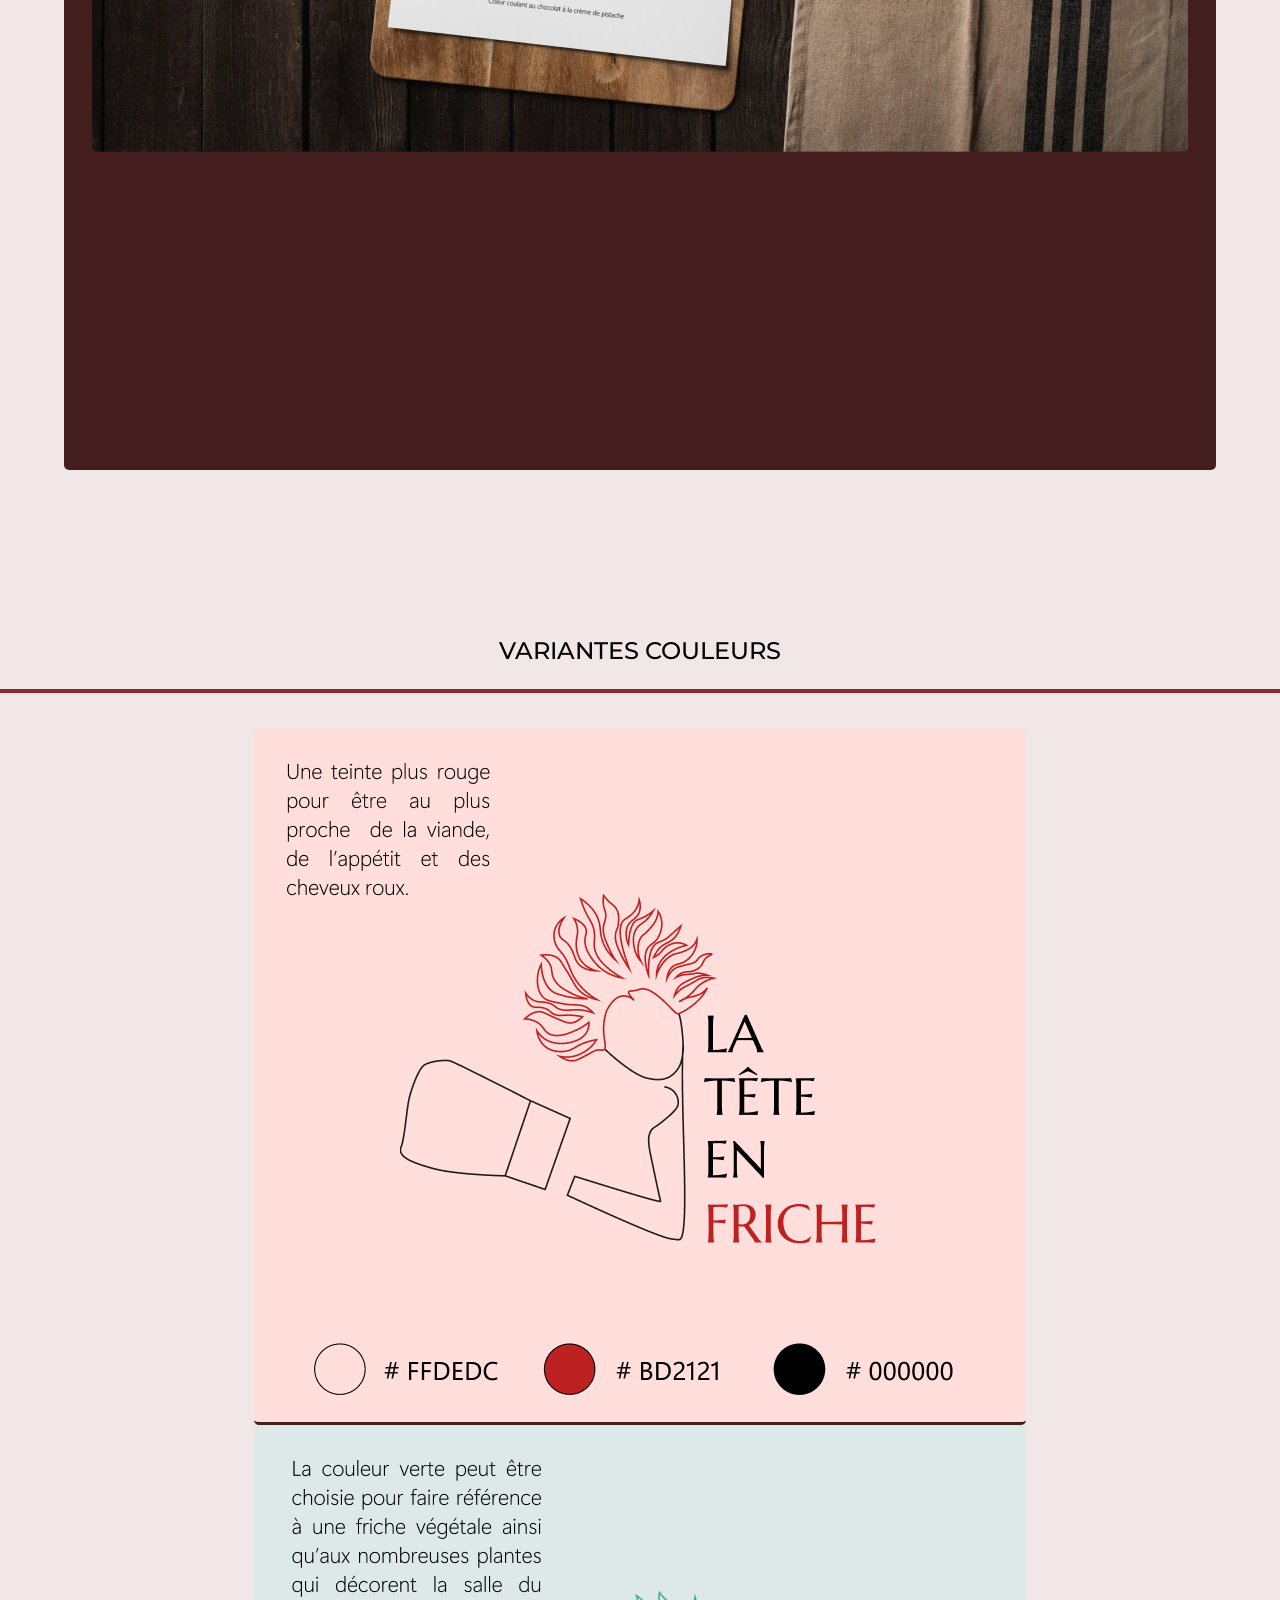
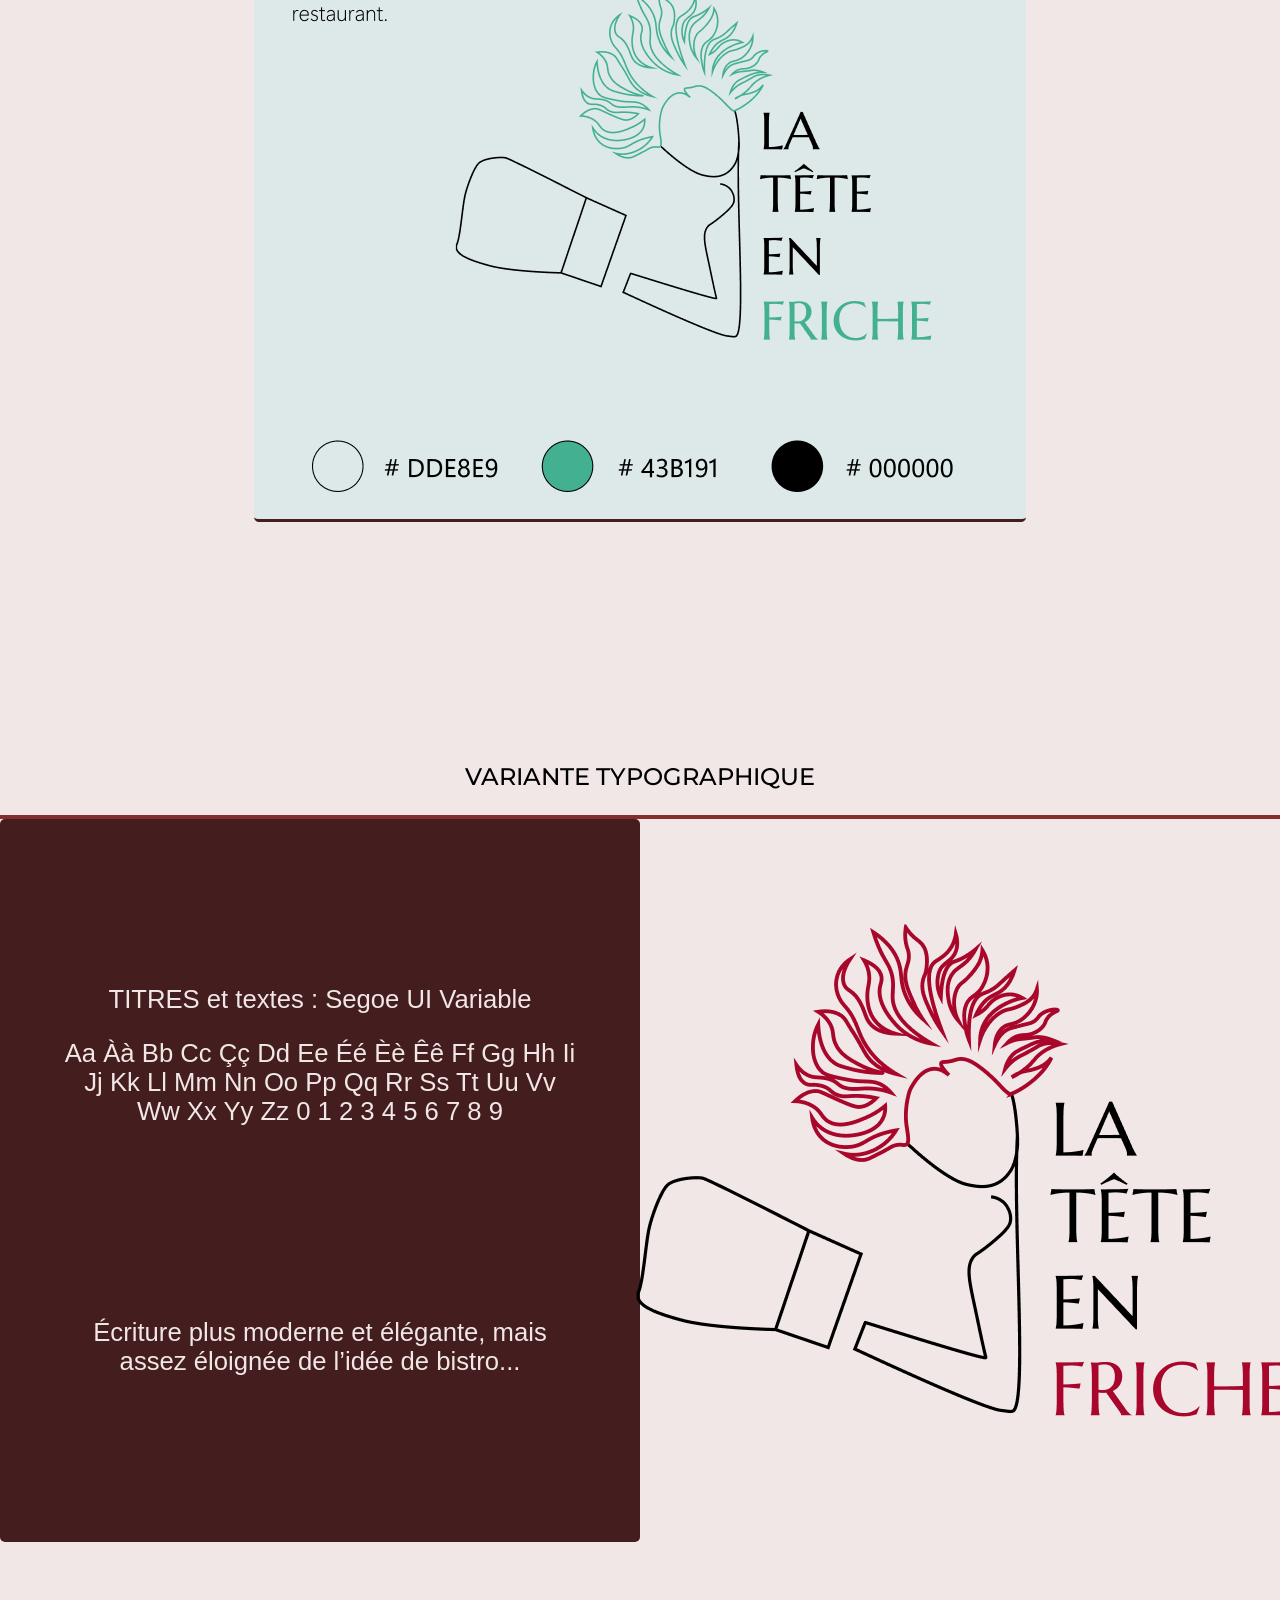
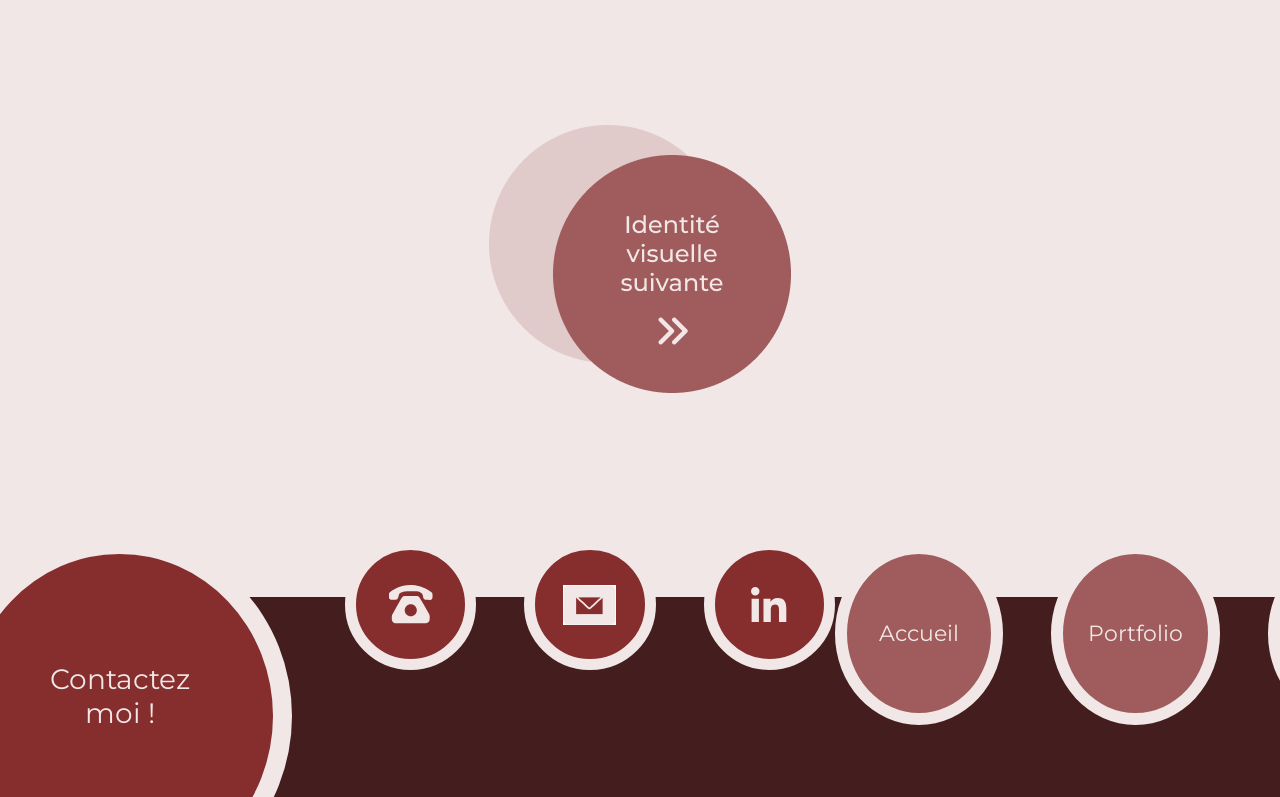
<file: identites-visuel/tête-en-friche.html>
<!doctype html>
<html lang="fr">
<head>
    <meta charset="UTF-8">
    <meta name="viewport"
          content="width=device-width, user-scalable=no, initial-scale=1.0, maximum-scale=1.0, minimum-scale=1.0">
    <meta http-equiv="X-UA-Compatible" content="ie=edge">
    <title>Identités - Mélissa</title>
    <link rel="stylesheet" href="../assets/css/tete-en-friche.min.css">
    <script src="https://code.jquery.com/jquery-3.7.1.min.js"
            integrity="sha256-/JqT3SQfawRcv/BIHPThkBvs0OEvtFFmqPF/lYI/Cxo=" crossorigin="anonymous"></script>
</head>
<body class="identVisuel">
<nav>
    <div class="navtop">
        <a href="../index.html">
            ACCUEIL
        </a>
        <a href="../index.html#form">
            CONTACT
        </a>
    </div>
    <div class="circle">
        <h1>La Tête<br> en Friche </h1>
        <img src="../assets/img/Gouttes_rose.webp" alt="eclypse">
    </div>
    <div class="navBot">
        <div class="p-relative">
            <a href="../portefolio.html" id="sous-menu">
                PORTFOLIO
            </a>
            <div class="sous-menu">
                <a href="../identites-visuel.html">Identités visuelles</a>
                <a href="../maquettes.html">Maquettes</a>
                <a href="../creations.html">Créations</a>
            </div>
        </div>
        <a href="#">
            ABOUT ME
        </a>
    </div>
    <hr>
</nav>
<div class="friche-main">
    <div class="d-flex justify-content-evenly align-items-center presentation-friche">
        <div class="w40 d-flex justify-content-end align-items-center">
            <img src="../assets/img/Ancienne 1.png" alt="tete-en-friche">
        </div>
        <div class=" d-flex justify-content-center align-items-center colunm p-relative text">
            <div class="w100 d-flex align-items-end justify-content-center">
                <div class="w25"></div>
                <p class="p-relative">
                    Situé à Bagnères-de-Bigorre, La Tête en Friche propose une cuisine de bistro à partir de produits
                    locaux. Très porté sur la viande, son menu est aussi traditionnel que raffiné.

                </p>
                <div class="w25 border-bottom"></div>
            </div>

        </div>
    </div>
    <a href="#" class="chevron-down-header">
        <img src="../assets/img/Flèche maison 2 1.svg" alt="fleche-bottom">
    </a>
    <div class="d-flex new-ident">
        <div class="w40 trait"></div>
        <h2 class="txt-center w20 font2">Nouvelle identité</h2>
        <div class="w40 trait"></div>
    </div>
    <div class="couleur-typo d-flex  justify-content-beetween">
        <div class="typo">
            <h3>TYPOGRAPHIES</h3>
            <hr>
            <div class="d-flex justify-content-around w100">
                <div class="w40 d-flex justify-content-center align-items-center colunm">
                    <h4 class="marcellus">TITRES : Marcellus</h4>
                    <p class="marcellus-p">Aa Àà Bb Cc Çç Dd Ee Éé Èè Êê Ff Gg Hh Ii Jj Kk Ll Mm Nn Oo Pp Qq Rr Ss Tt Uu
                        Vv Ww Xx Yy Zz
                        0 1 2 3 4 5 6 7 8 9
                    </p>
                </div>
                <div class="w40 d-flex justify-content-center align-items-center colunm">
                    <h4 class="segoe">Texte : Segoe UI Variable </h4>
                    <p class="segoe-p">Aa Àà Bb Cc Çç Dd Ee Éé Èè Êê Ff Gg Hh Ii Jj Kk Ll Mm Nn Oo Pp Qq Rr Ss Tt Uu Vv
                        Ww Xx Yy Zz
                        0 1 2 3 4 5 6 7 8 9 </p>
                </div>
            </div>

        </div>
        <div class="d-flex color">
            <div class="w20 affichage-couleur">
                <span class="one"></span>
                <p># F1CFCB</p>
                <span class="two"></span>
                <p># A8072B</p>
                <span class="three"></span>
                <p># 000000</p>
            </div>
            <div class="couleur w80">
                <h3>COULEURS</h3>
                <hr>
                <div class="d-flex">

                    <div>
                        <p class="p-color">Les tons rouges rosés rappellent le produit phare du restaurant : la viande.
                            Le rouge amène l’appétit et la chaleur et le rose inspire le calme que l’on retrouve dans
                            cette
                            petit salle de restaurant chaleureuse.
                            Pour la petite touche personnelle, nous nous concentrons sur le nom du restaurant : La Tête
                            en
                            Friche, en mettant en avant des cheveux en friche et de couleur rouge pour faire un clin
                            d’œil
                            aux longs cheveux roux de la gérante. </p>
                    </div>
                </div>
            </div>
        </div>
    </div>
    <a href="#" class="chevron-down-header">
        <img src="../assets/img/Flèche maison 2 1.svg" alt="fleche-bottom">
    </a>
    <div class="logo">
        <h5>Logo</h5>
        <hr>
    </div>
    <div class="logo-details">

        <div class="logo-tete-en-friche">
            <img src="../assets/img/Logo_court.png" alt="logo tête en friche">
        </div>
        <svg class="svg1" xmlns="http://www.w3.org/2000/svg" width="458" height="141" viewBox="0 0 458 141" fill="none">
            <path d="M2.91029 124.401C25.6084 81.9213 139.438 50.7513 178.98 80.5638C206.22 101.101 185.864 136.46 154.664 138.117C127.157 139.578 92.1929 84.5171 113.065 62.1357C138.028 35.3679 189.84 25.1837 223.622 16.7128C270.502 4.95751 322.859 0.200709 371.319 4.02636C405.702 6.74068 426.214 33.9201 455.481 45.9104"
                  stroke="black" stroke-width="4" stroke-linecap="round" stroke-dasharray="7.47 7.47"/>
        </svg>
        <p class="txt1">une coupe de cheveux en friche</p>
        <svg class="svg2" xmlns="http://www.w3.org/2000/svg" width="545" height="239" viewBox="0 0 545 239" fill="none">
            <path d="M543 2.00006C498.5 11.0001 378.258 194.815 303.008 172.817C268.797 162.816 271.5 123.582 305.85 123.582C336.5 123.582 319.947 164.466 318.136 173.773C316.123 184.116 275.188 202.925 265.673 207.281C239.722 219.161 204.128 216.945 177.158 216.168C165.059 215.819 140.317 211.245 135.075 197.793C131.98 189.85 125.5 173.5 136.802 164.779C155.5 154 168.504 160.849 170.793 182.729C176.925 241.34 48.5001 240.5 1.99994 233"
                  stroke="black" stroke-width="4" stroke-linecap="round" stroke-dasharray="7.91 7.91"/>
        </svg>
        <p class="txt2">le symbole de la toque fait allusion à la bonne cuisine du chef et indique qu’il s’agit d’un
            restaurant</p>
        <svg class="svg3" xmlns="http://www.w3.org/2000/svg" width="108" height="270" viewBox="0 0 108 270" fill="none">
            <path d="M54.475 2.97895C35.4568 25.6885 18.8481 36.1961 9.81586 66.0114C-1.26532 102.59 21.7022 151.416 39.754 175.299C44.7427 181.899 72.1689 222.015 87.8499 206.304C94.2893 199.853 108.501 180.332 105.654 171.348C89.9927 121.927 -25.6931 198.525 8.50972 267.697"
                  stroke="black" stroke-width="4" stroke-linecap="round" stroke-dasharray="7.19 7.19"/>
        </svg>
        <p class="txt3">le rappel de la couleur pour lier la friche à la chevelure</p>
        <svg class="svg4" xmlns="http://www.w3.org/2000/svg" width="273" height="67" viewBox="0 0 273 67" fill="none">
            <path d="M2 11.0066C57.1581 11.0066 219 -21 237.5 37C241.5 65.5 191 82.5 202.5 34C212 4.99995 255.413 15.7212 270.733 15.7212"
                  stroke="black" stroke-width="4" stroke-linecap="round" stroke-dasharray="6 6"/>
        </svg>
        <p class="txt4">la posture du chef est une invitation à entrer</p>
    </div>
    <div class="img-carte">
        <img src="../assets/img/Cartes de visites écriture bistro_5 1.png" alt="Cartes de visites écriture bistro">
    </div>
    <div class="blouse d-flex justify-content-center align-items-center p-relative">
        <div class="right">
            <img src="../assets/img/Blouse.png" alt="Blouse">
        </div>
        <div class="left">
            <img src="../assets/img/Toque.png" alt="Rectangle-blouse">
        </div>
    </div>
    <div class="panneau-ext d-flex align-items-center justify-content-evenly colunm">
        <img src="../assets/img/ENSEIGNE.png" alt="Enseigne ">
        <img src="../assets/img/Mockup menu.png" alt="Mockup menu ">
    </div>
    <div class="variante">
        <h6>VARIANTES COULEURS</h6>
        <hr>
        <div class="variante-img">
            <img src="../assets/img/variante_ROUGE.png" alt="variante_ROUGE">
            <img src="../assets/img/variante_VERT.png" alt="variante_VERT">
        </div>
    </div>
    <div class="variante-typo">
        <h6>VARIANTE TYPOGRAPHIQUE</h6>
        <hr>
        <div class="w100 h100 d-flex">
            <div class="w50 bandeaux-typo d-flex align-items-center justify-content-evenly colunm">
                <div>
                    <p>TITRES et textes : Segoe UI Variable</p>
                    <p>Aa Àà Bb Cc Çç Dd Ee Éé Èè Êê Ff Gg Hh Ii Jj Kk Ll Mm Nn Oo Pp Qq Rr Ss Tt Uu Vv Ww Xx Yy Zz
                        0 1 2 3 4 5 6 7 8 9
                    </p>
                </div>

                <p>Écriture plus moderne et élégante, mais assez éloignée de l’idée de bistro...</p>
            </div>
            <div class="w50 picto d-flex align-items-center justify-content-center">
                <img src="../assets/img/Logo_court.png" alt="logo tête en friche">
            </div>
        </div>
    </div>
    <div class="IDsuivante">
        <a href="#"><img src="../assets/img/ID_suivante.png" alt="Iendité visuelle suivante"></a>
    </div>
</div>


<footer class="p-relative">
    <p class="tel-number">06 21 65 25 55</p>
    <p class="mail-adress">melissa.piana@protonmail.com</p>
    <div class="p-relative d-flex align-items-center align-items-end over-hidden w100">

        <div class="bandeaux w100 d-flex justify-content-beetween">
            <div>
                <div class="contact">
                    <a href="#">Contactez <br> moi !
                    </a>
                </div>
                <div class="picto">
                    <div class="p-relative tel">
                        <img src="../assets/img/Picto tel.svg" alt="phone">

                    </div>

                    <div class="mail">
                        <img src="../assets/img/Picto mail.jpg" alt="mail">

                    </div>
                    <div class="linkedin">
                        <img src="../assets/img/Picto In.svg" alt="linkedin">
                    </div>
                </div>
            </div>
            <div class="nav-right d-flex justify-content-end">
                <a href="../index.html">Accueil</a>
                <a href="../portefolio.html">Portfolio</a>
                <a href="#">Portfolio</a>

            </div>
        </div>


    </div>

</footer>
<script src="../assets/js/script.js"></script>
</body>
</html>
</file>
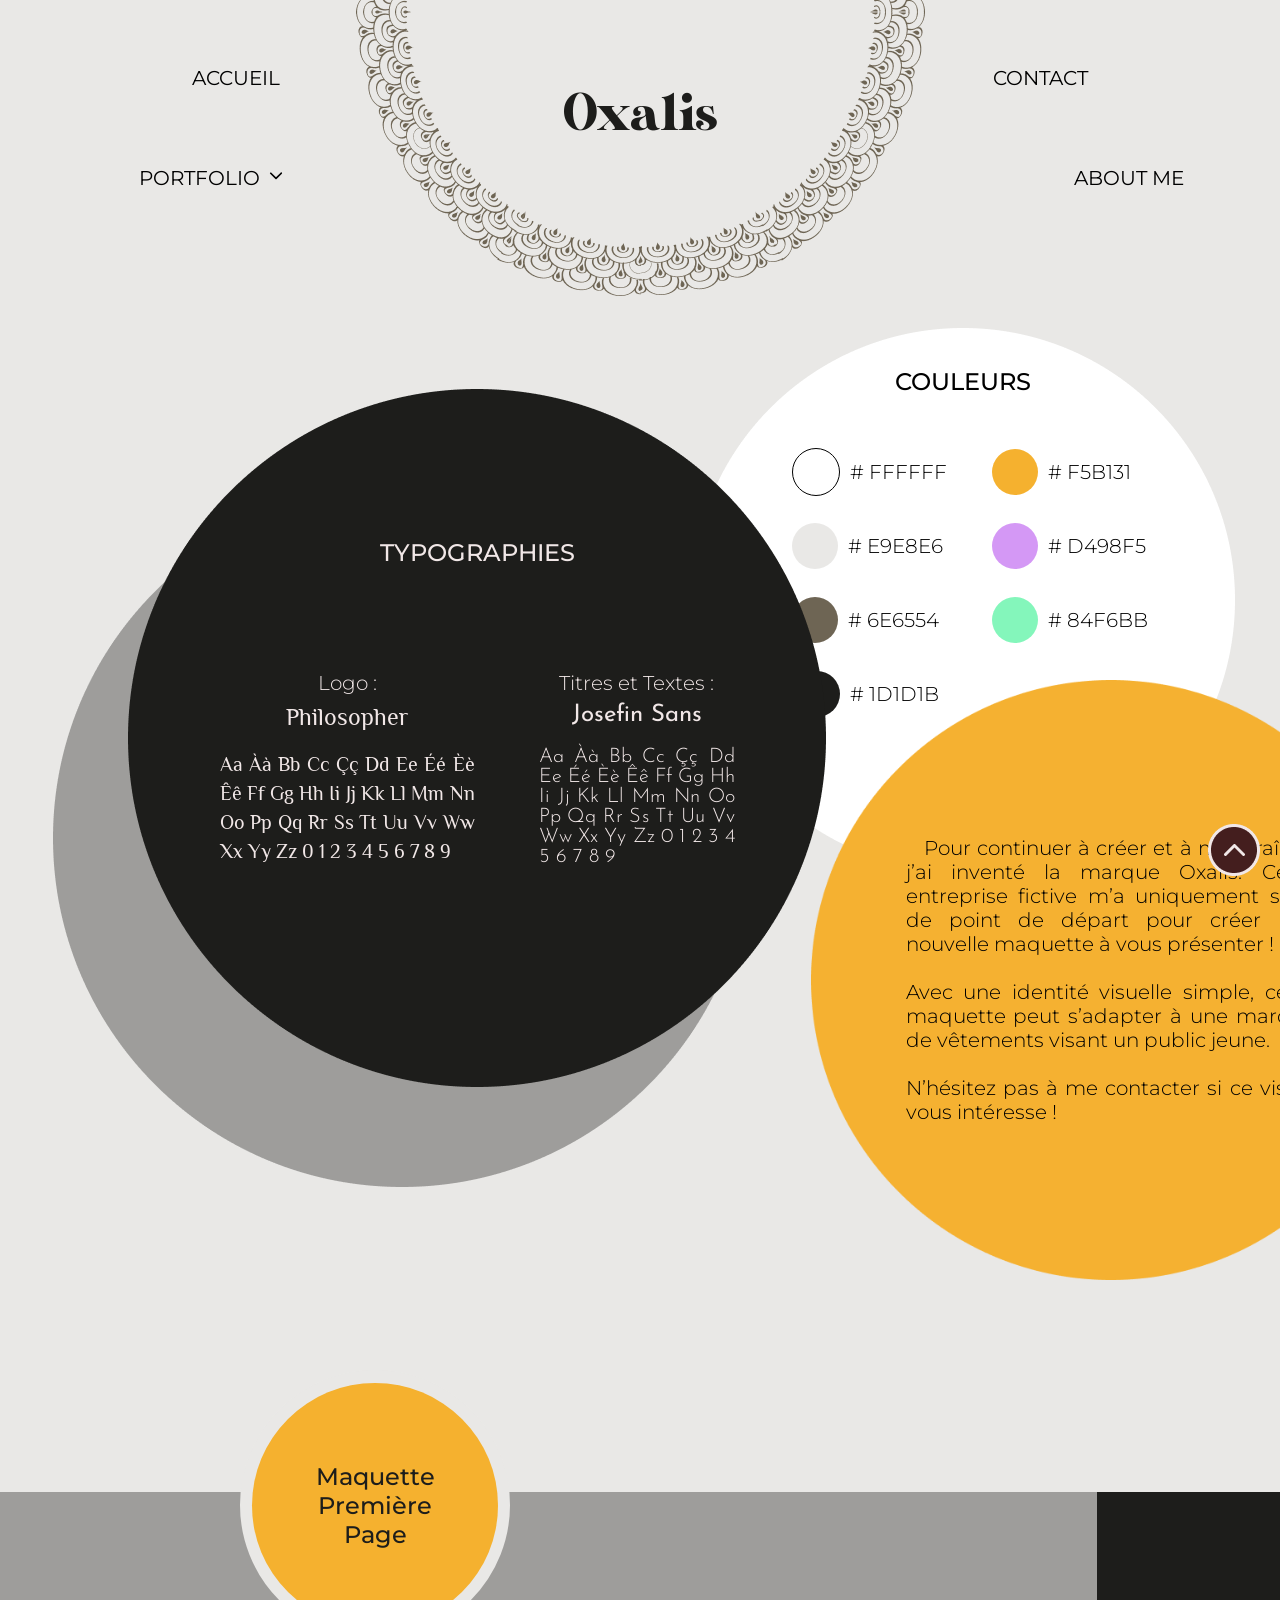
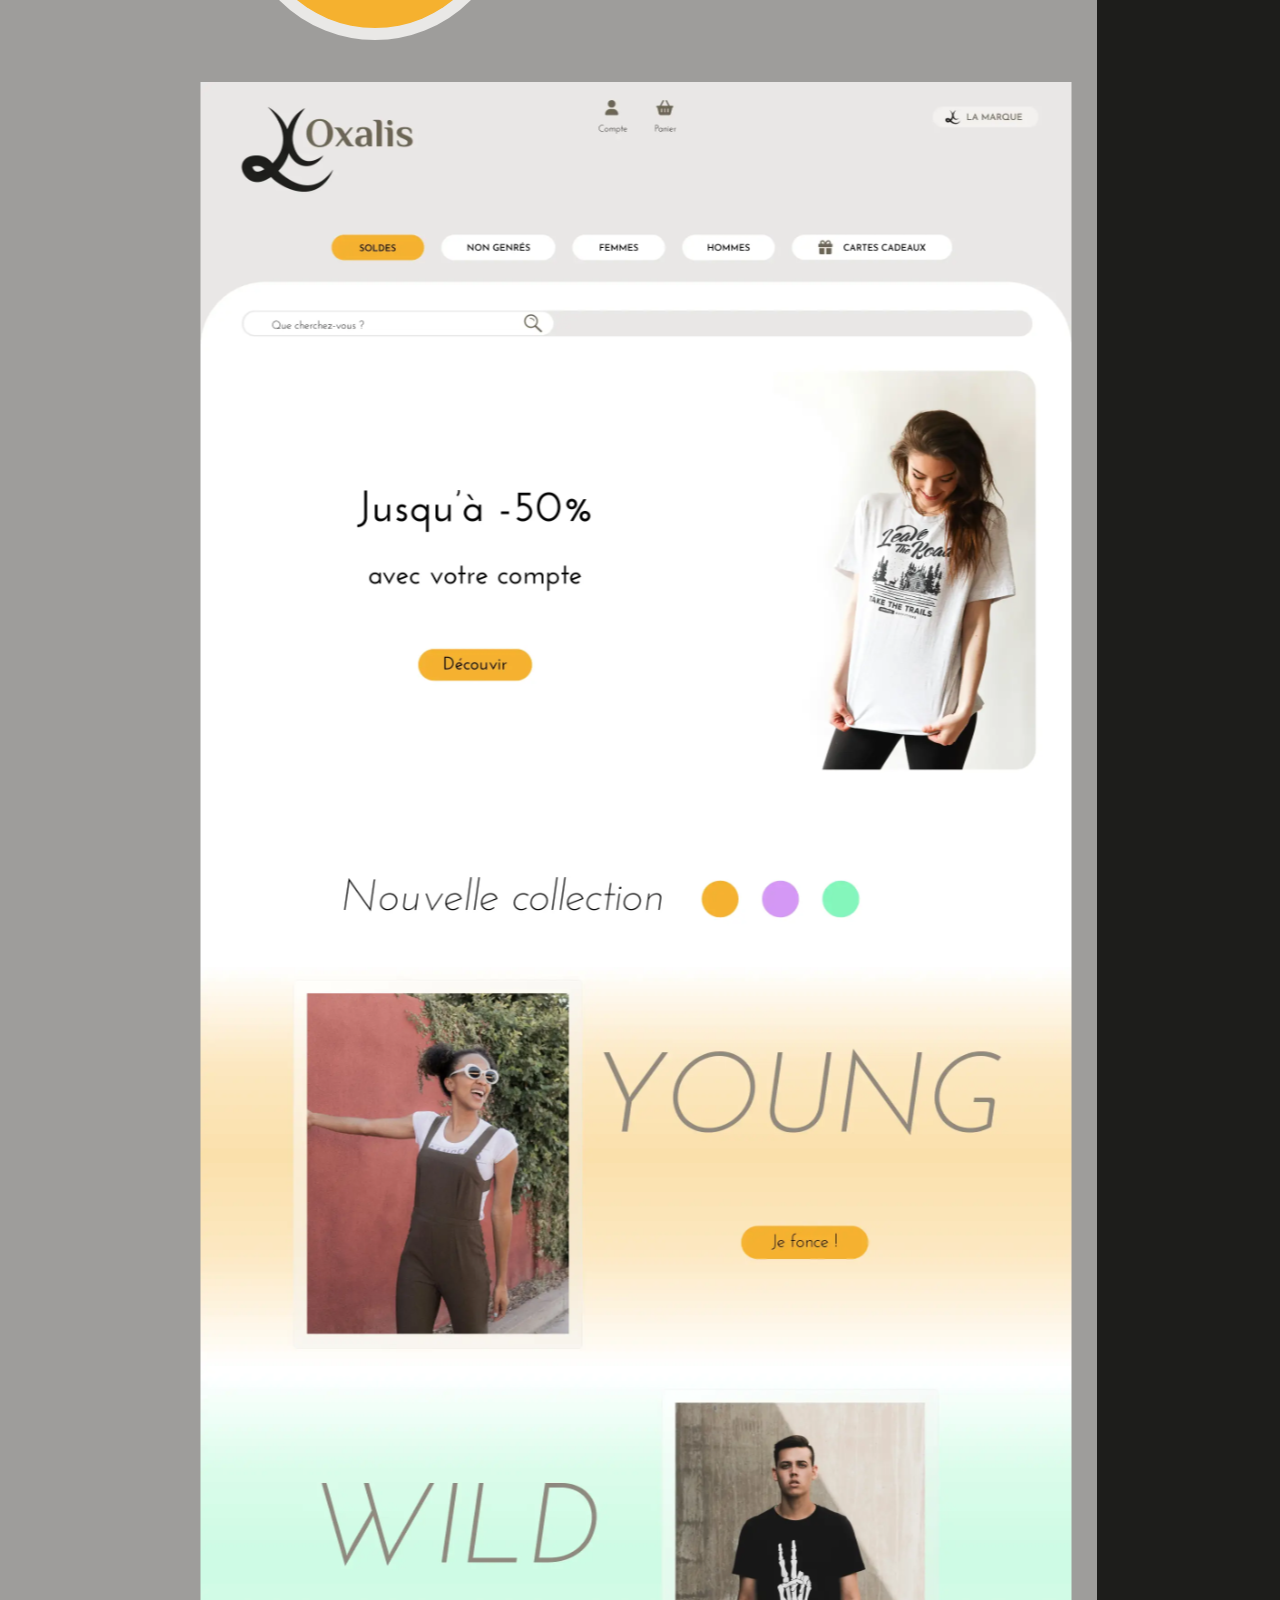
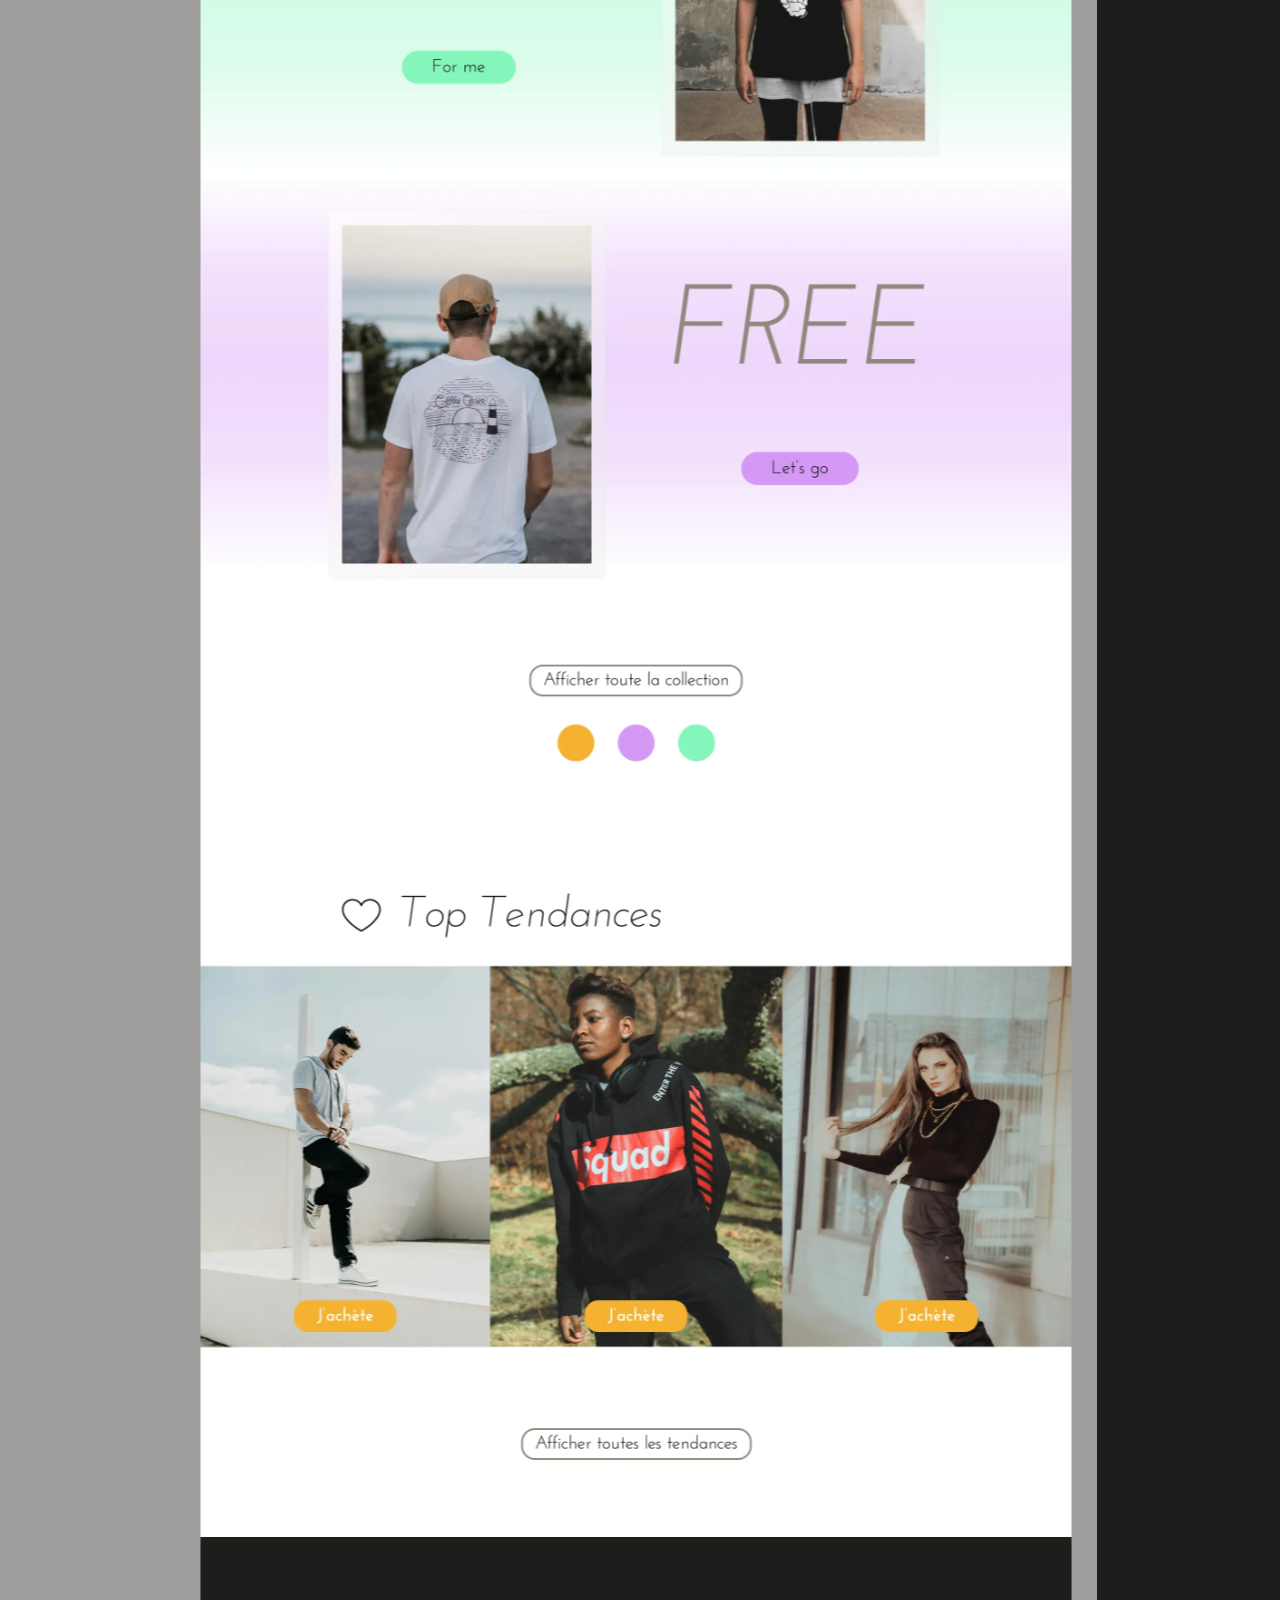
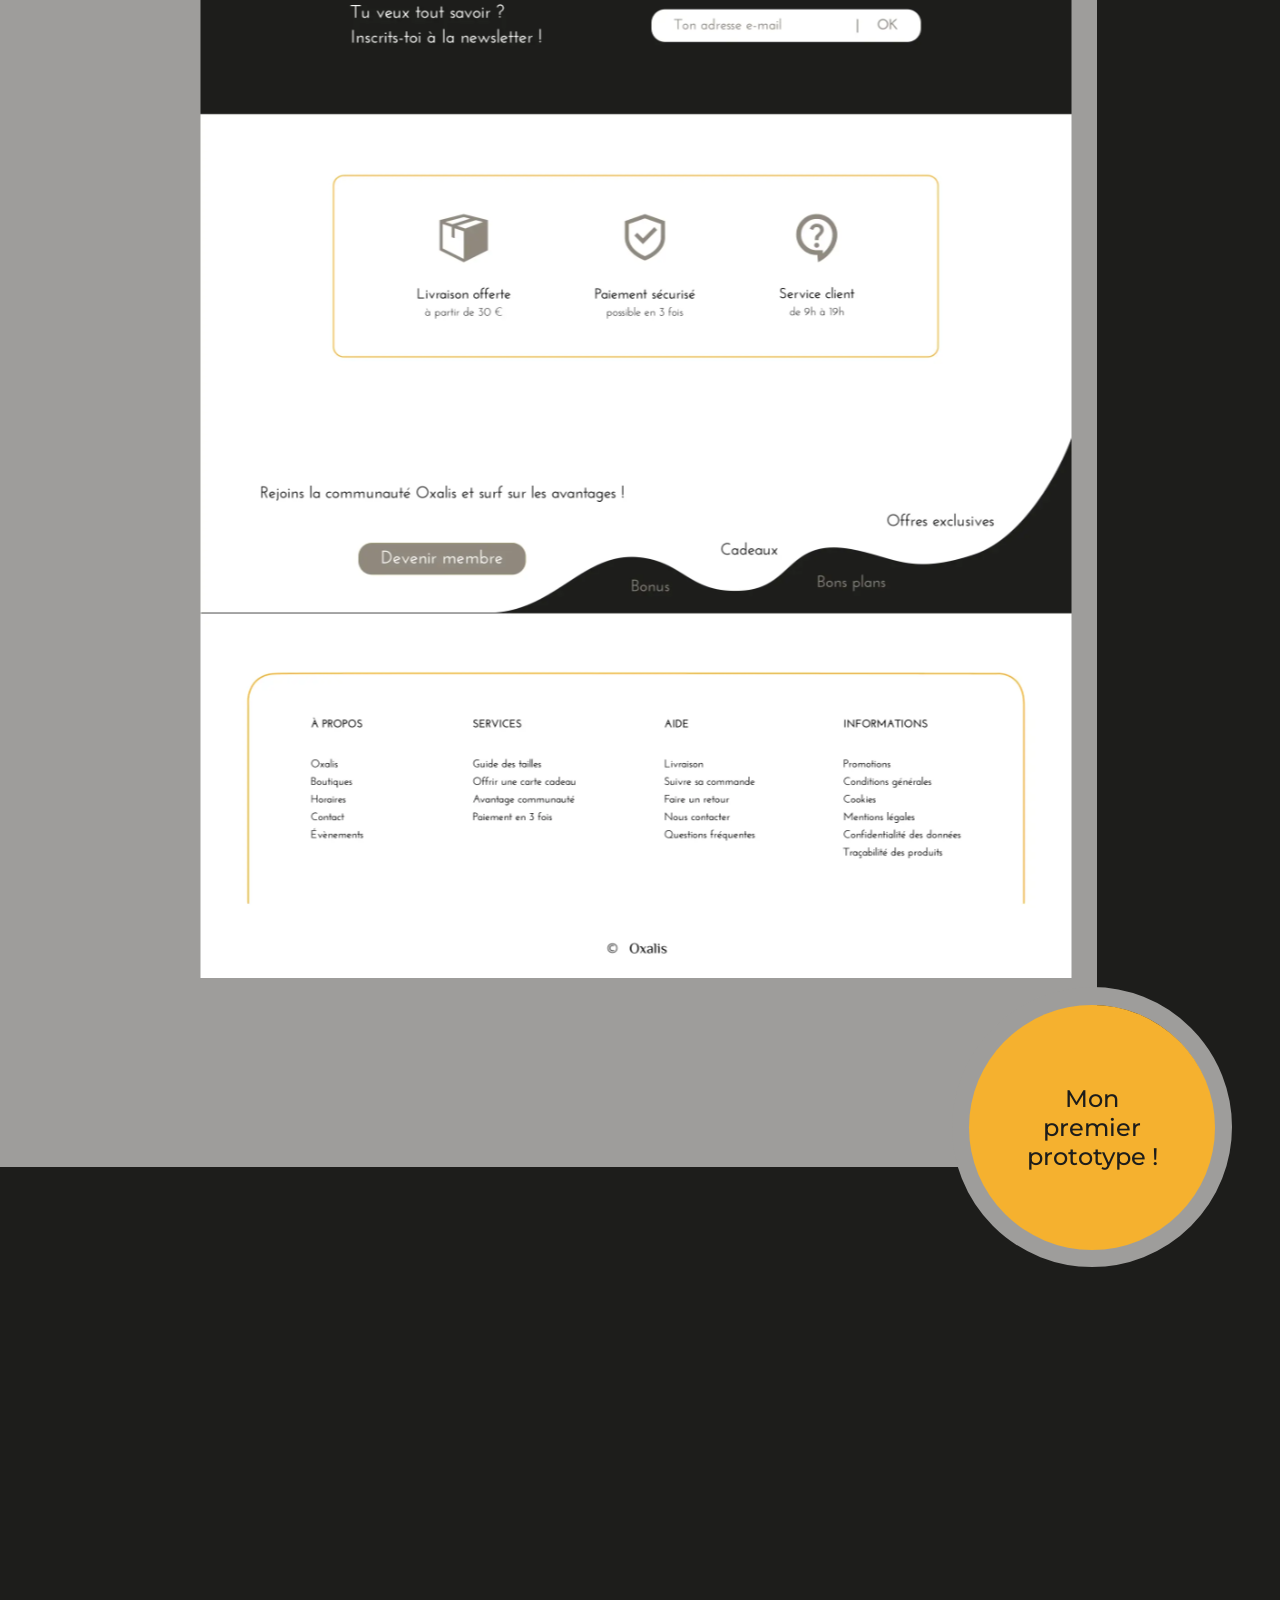
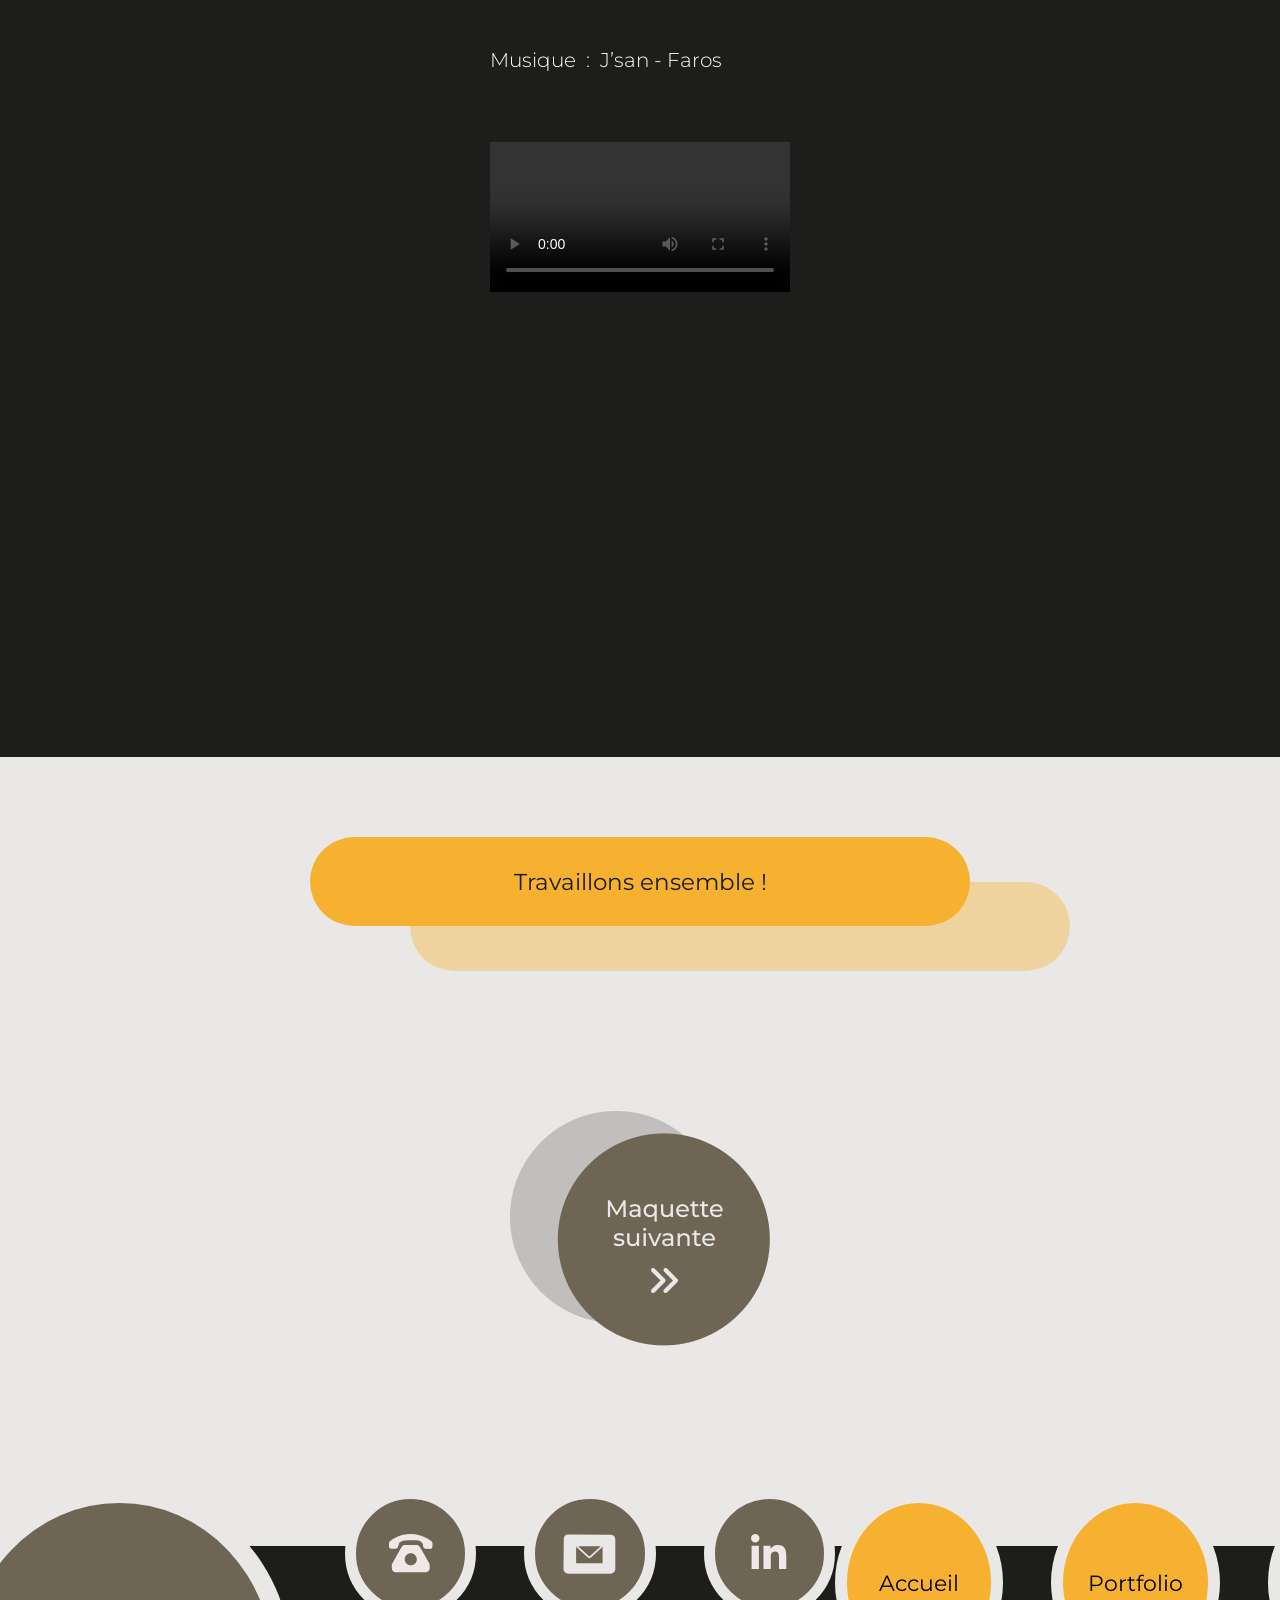
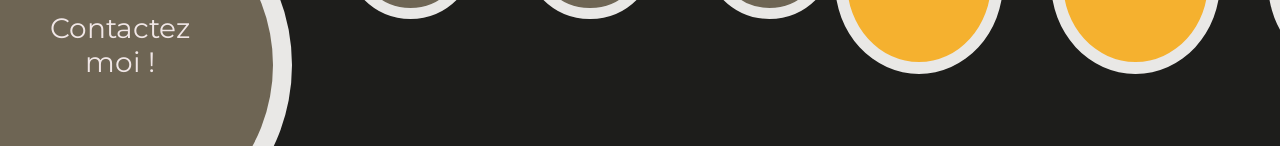
<file: maquettes/oxalis.html>
<!doctype html>
<html lang="fr">
<head>
    <meta charset="UTF-8">
    <meta name="viewport" content="width=device-width, initial-scale=1, maximum-scale=2">
    <meta http-equiv="X-UA-Compatible" content="ie=edge">
    <title>Oxalis - Mélissa</title>
    <link rel="stylesheet" href="../assets/css/oxalis.min.css">
    <script src="https://code.jquery.com/jquery-3.7.1.min.js"
            integrity="sha256-/JqT3SQfawRcv/BIHPThkBvs0OEvtFFmqPF/lYI/Cxo=" crossorigin="anonymous"></script>

    <link rel="stylesheet" href="https://cdn.jsdelivr.net/npm/swiper@11/swiper-bundle.min.css"/>
    <link rel="icon" href="https://www.melissa-piana.fr/assets/img/Mandala_48px.svg">
    <meta name="description" content="Bienvenue sur mon site de webdesign, UX/UI design">
    <meta name="keywords" content="websign, UX/UI design, reponsive, maquette, portefolio">
    <meta name="author" content="Lorenzo Devichi">
    <meta name="copyright" content="Mélissa Piana"/>
    <meta property="og:title" content="Portfolio - Mélissa"/>
    <meta property="og:url" content="https://www.melissa-piana.fr/"/>
    <meta property="og:image" content="https://www.melissa-piana.fr/assets/img/"/>
    <meta property="og:description" content="Bienvenue sur mon site de webdesign, UX/UI design"/>
    <meta property="og:site_name" content="Mélissa Piana"/>
    <meta property="og:type" content="website"/>
</head>
<body class="identVisuel" id="top">
<a href="#top" class="click-to-top">
    <img src="../assets/img/Top_fleche.png" alt="top fleche" class="arrow-up">
</a>
<nav>
    <div class="navtop">
        <a href="../" class="fleur-right">
            ACCUEIL
        </a>
        <a href="../#form">
            CONTACT
        </a>
    </div>
    <div class="circle">
        <h1>Oxalis </h1>
        <img src="../assets/img/Mandala_bulle_taupe.png" alt="eclypse">
    </div>
    <div class="navBot">
        <div class="p-relative">
            <a href="../portefolio" id="sous-menu">
                PORTFOLIO
            </a>
            <div class="sous-menu">
                <a href="../toutes-les-identites-visuel">Identités visuelles</a>
                <a href="../toutes-les-maquettes">Maquettes</a>
                <a href="../toutes-les-creations">Créations</a>
            </div>
        </div>
        <a href="/#about">
            ABOUT ME
        </a>
    </div>
</nav>
<div class="main-portefolio">
    <div class="p-relative header">
        <div class="right p-abso">
            <div class="couleur">
                <h2 class="">COULEURS</h2>
                <div class="d-flex justify-content-beetween">
                    <div class="desc-color">

                        <div class="d-flex justify-content-start align-items-center width-container">
                            <span class="color2"></span>
                            <p># FFFFFF</p>
                        </div>
                        <div class="d-flex justify-content-start align-items-center width-container">
                            <span class="color3"></span>
                            <p># F5B131</p>
                        </div>
                        <div class="d-flex justify-content-start align-items-center width-container">
                            <span class="color1"></span>
                            <p># E9E8E6</p>
                        </div>
                        <div class="d-flex justify-content-start align-items-center width-container">
                            <span class="color4"></span>
                            <p># D498F5</p>
                        </div>
                        <div class="d-flex justify-content-start align-items-center width-container">
                            <span class="color5"></span>
                            <p># 6E6554</p>
                        </div>
                        <div class="d-flex justify-content-start align-items-center width-container">
                            <span class="color6"></span>
                            <p># 84F6BB</p>
                        </div>
                        <div class="d-flex justify-content-start align-items-center width-container last">
                            <span class="color7"></span>
                            <p># 1D1D1B</p>
                        </div>
                    </div>
                </div>
                <img class="p-abso" src="../assets/img/Rond_blanc_maquette1.png" alt="Rond_blanc_maquette1.png">
            </div>
            <div class="p-relative desciption">
                <img class="p-abso" src="../assets/img/Rond_jaune.png" alt="Rond_blanc_maquette1.png">
                <p>&nbsp;&nbsp;&nbsp;Pour continuer à créer et à m’entraîner, j’ai inventé la marque Oxalis. Cette
                    entreprise fictive m’a
                    uniquement servi de point de départ pour créer une nouvelle maquette à vous présenter !<br><br>

                    Avec une identité visuelle simple, cette maquette peut s’adapter à une marque de vêtements visant un
                    public jeune.<br><br>

                    N’hésitez pas à me contacter si ce visuel vous intéresse !</p>
            </div>
        </div>
        <div class="p-abso rond-rouge-foncé d-flex align-items-center justify-content-center colunm para"
        >
            <h2 class="z-index-typo para">TYPOGRAPHIES</h2>
            <div class="d-flex justify-content-beetween z-index-typo para">
                <div class="left">
                    <h3>Logo :<br> <span class="phil">Philosopher</span></h3>
                    <p style="width: 255px">Aa Àà Bb Cc Çç Dd Ee Éé Èè Êê Ff Gg Hh Ii Jj Kk Ll Mm Nn Oo Pp Qq Rr Ss Tt
                        Uu Vv
                        Ww
                        Xx Yy Zz
                        0 1 2 3 4 5 6 7 8 9
                    </p>
                </div>
                <div class="right">
                    <h3>Titres et Textes :<br> <span class="jos">Josefin Sans</span></h3>
                    <p style="width: 196px">Aa Àà Bb Cc Çç Dd Ee Éé Èè Êê Ff Gg Hh Ii Jj Kk Ll Mm Nn Oo Pp Qq Rr Ss Tt
                        Uu Vv
                        Ww
                        Xx Yy Zz
                        0 1 2 3 4 5 6 7 8 9
                    </p>
                </div>
            </div>
            <img class="p-abso front para" src="../assets/img/Rond_bleu.png"
                 alt="Ronds_FRONT_typo_maquette1.png">
            <img class="p-abso back para" data-value="6" src="../assets/img/Rond_bleu_pale.png"
                 alt="Ronds_BACK_typo_maquette1.png">
        </div>
    </div>
    <div class="arbo">
        <div class="red p-relative">
            <div class="p-abso archi">
                <div class="circle-yellow"></div>
                <h2>Maquette
                    Première
                    Page</h2>
            </div>
            <div class="p-abso maquette">
                <div class="circle-yellow"></div>
                <h2>Mon premier prototype !</h2>
            </div>
            <img src="../assets/img/Page-maquette-oxalis.png" alt="Page-maquette-oxalis.png">
        </div>
        <div class="grey"></div>
    </div>
</div>
<div class="slide-maquette">
    <div>
        <p>Musique &nbsp;:&nbsp; J’san - Faros</p>
        <video class="video" controls onloadstart="this.volume=0.2">
            <source src="../assets/img/Oxalis_1.mp4" type="video/mp4">
        </video>
    </div>

</div>


<div class="travaillons-ensemble">
    <a href="/#form">
        <div class="travaillons">
            <h5>Travaillons ensemble !</h5>
        </div>
    </a>

    <div class="ensemble">
    </div>
</div>
<a href="/toutes-les-maquettes" class="mt5 d-block m-suivante">
    <img class="center-arrow" src="../assets/img/maquette_SUIVANTE_oxalis.png" alt="maquette SUIVANTE">
</a>

<footer class="p-relative">
    <p class="tel-number">06 21 65 25 55</p>
    <p class="mail-adress">contact@melissa-piana.fr</p>
    <div class="p-relative d-flex align-items-center align-items-end over-hidden w100">

        <div class="bandeaux w100 d-flex justify-content-beetween">
            <div>
                <div class="contact">
                    <a href="/#form">Contactez <br> moi !
                    </a>
                </div>
                <div class="picto">
                    <div class="p-relative tel-oxalis">
                        <img src="../assets/img/Picto tel.svg" alt="phone">

                    </div>

                    <div class="mail-oxalis">
                        <img src="../assets/img/Picto-mail-grey1.svg" alt="mail">

                    </div>
                    <div class="linkedin-oxalis">
                        <a href="https://www.linkedin.com/in/mélissa-p/" target="_blank">
                            <img src="../assets/img/Picto In.svg" alt="linkedin">
                        </a>
                    </div>
                </div>
            </div>
            <div class="nav-right d-flex justify-content-end">
                <a href="../">Accueil</a>
                <a href="../portefolio">Portfolio</a>
                <a href="/#about">About me</a>

            </div>
        </div>


    </div>

</footer>
<script src="https://cdn.jsdelivr.net/npm/swiper@11/swiper-bundle.min.js"></script>
<script src="../assets/js/script.js"></script>
</body>
</html>
</file>
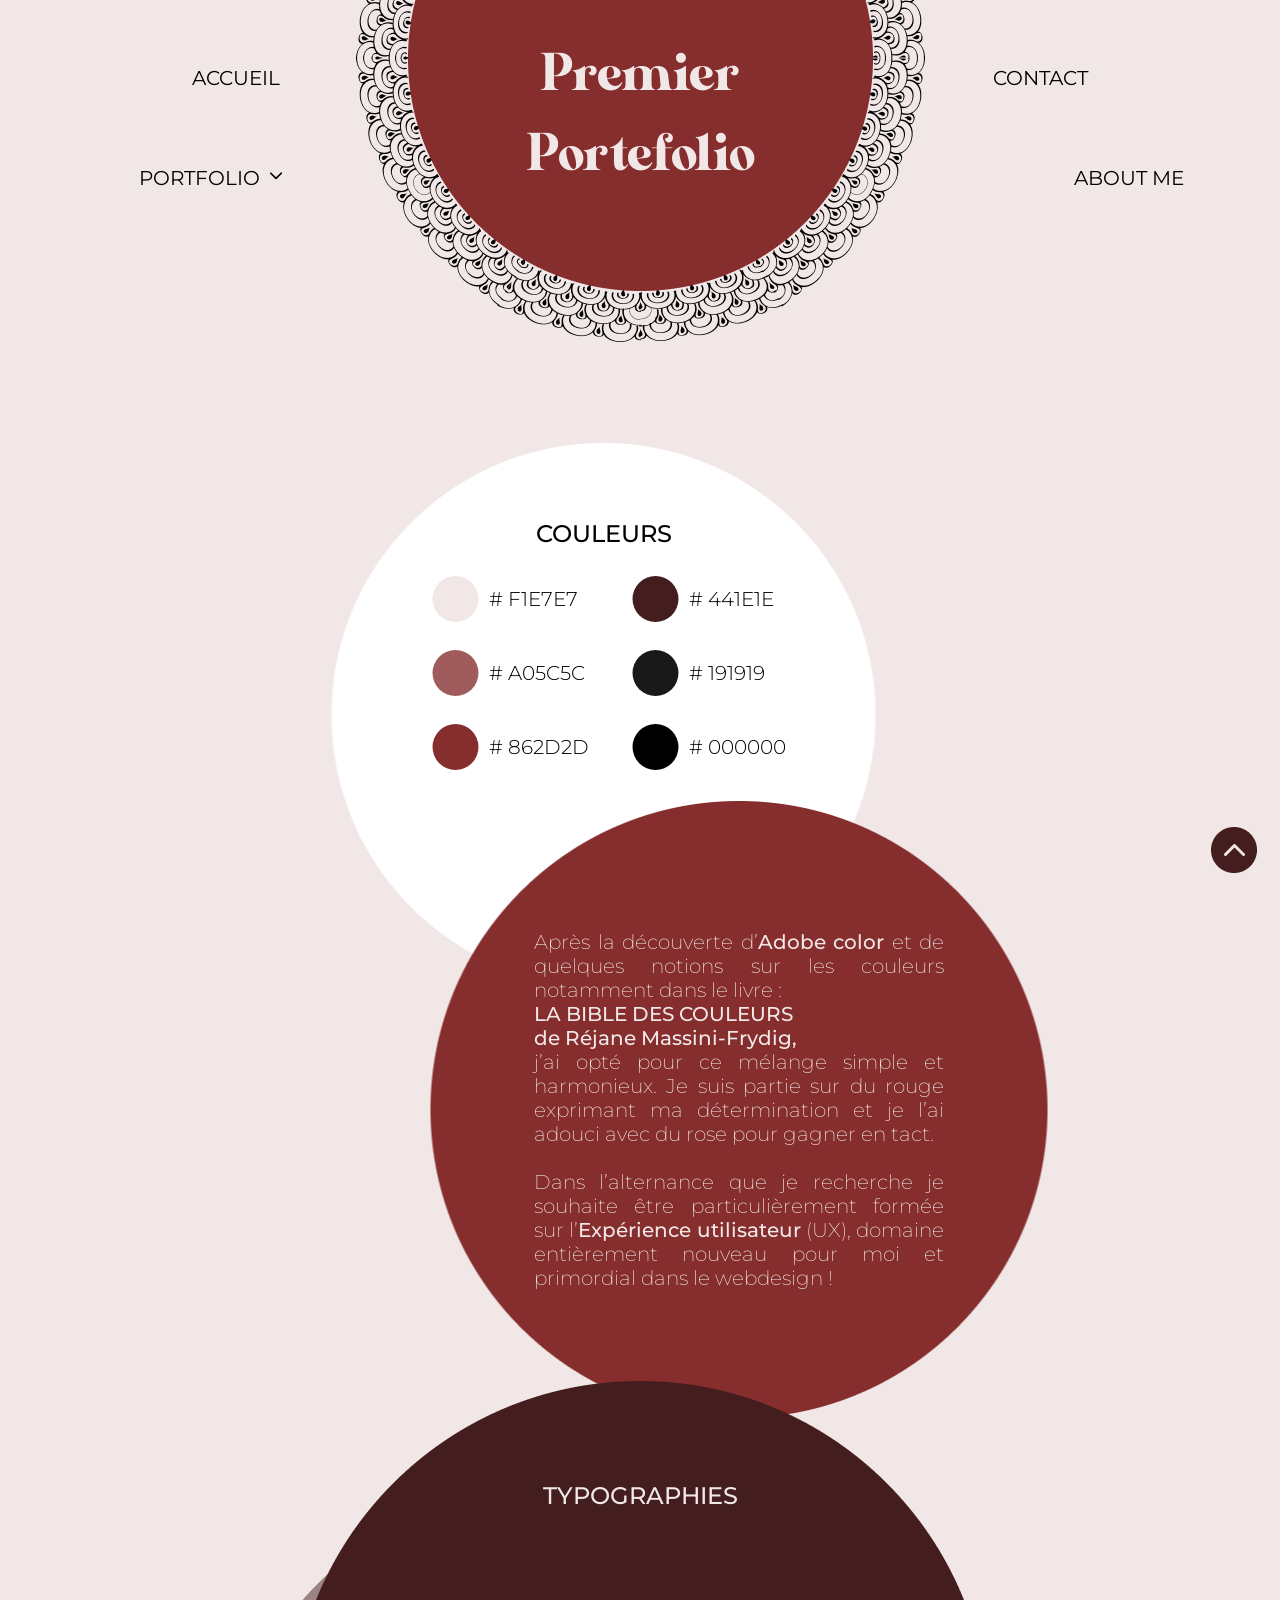
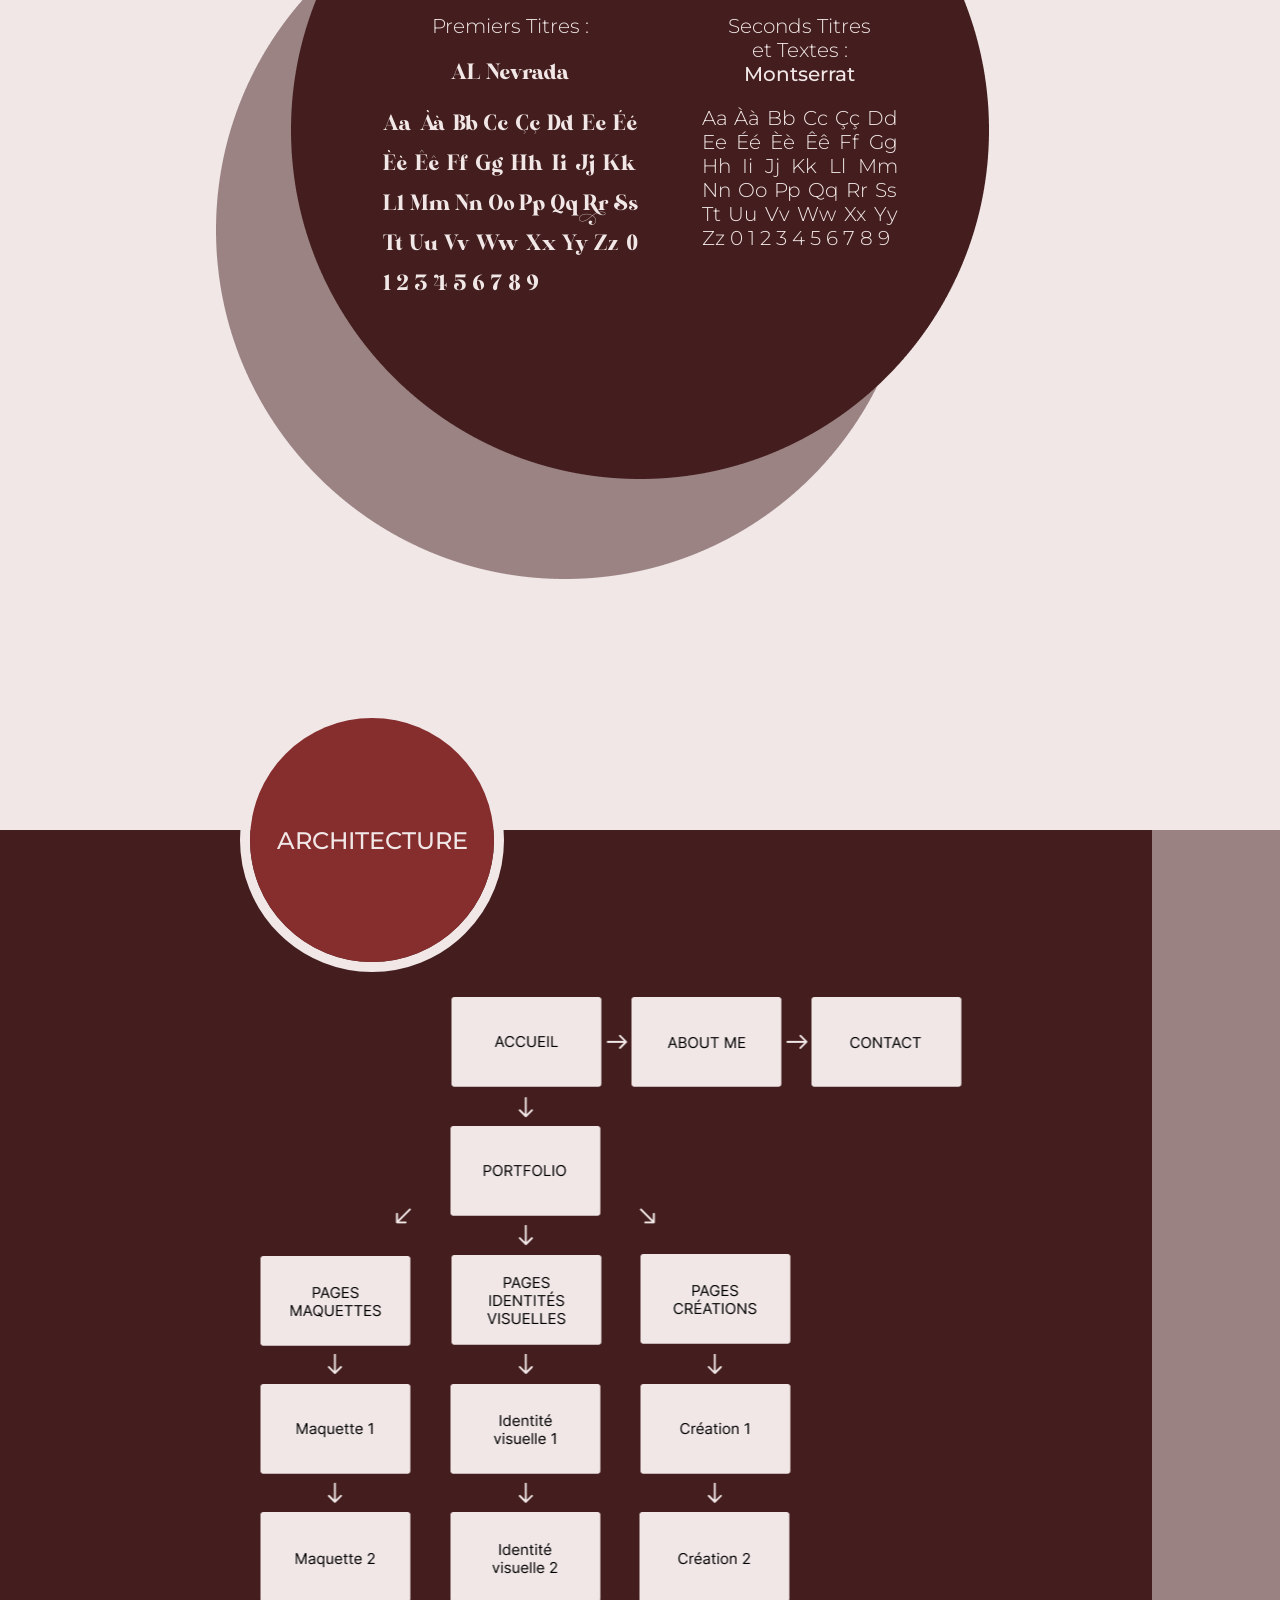
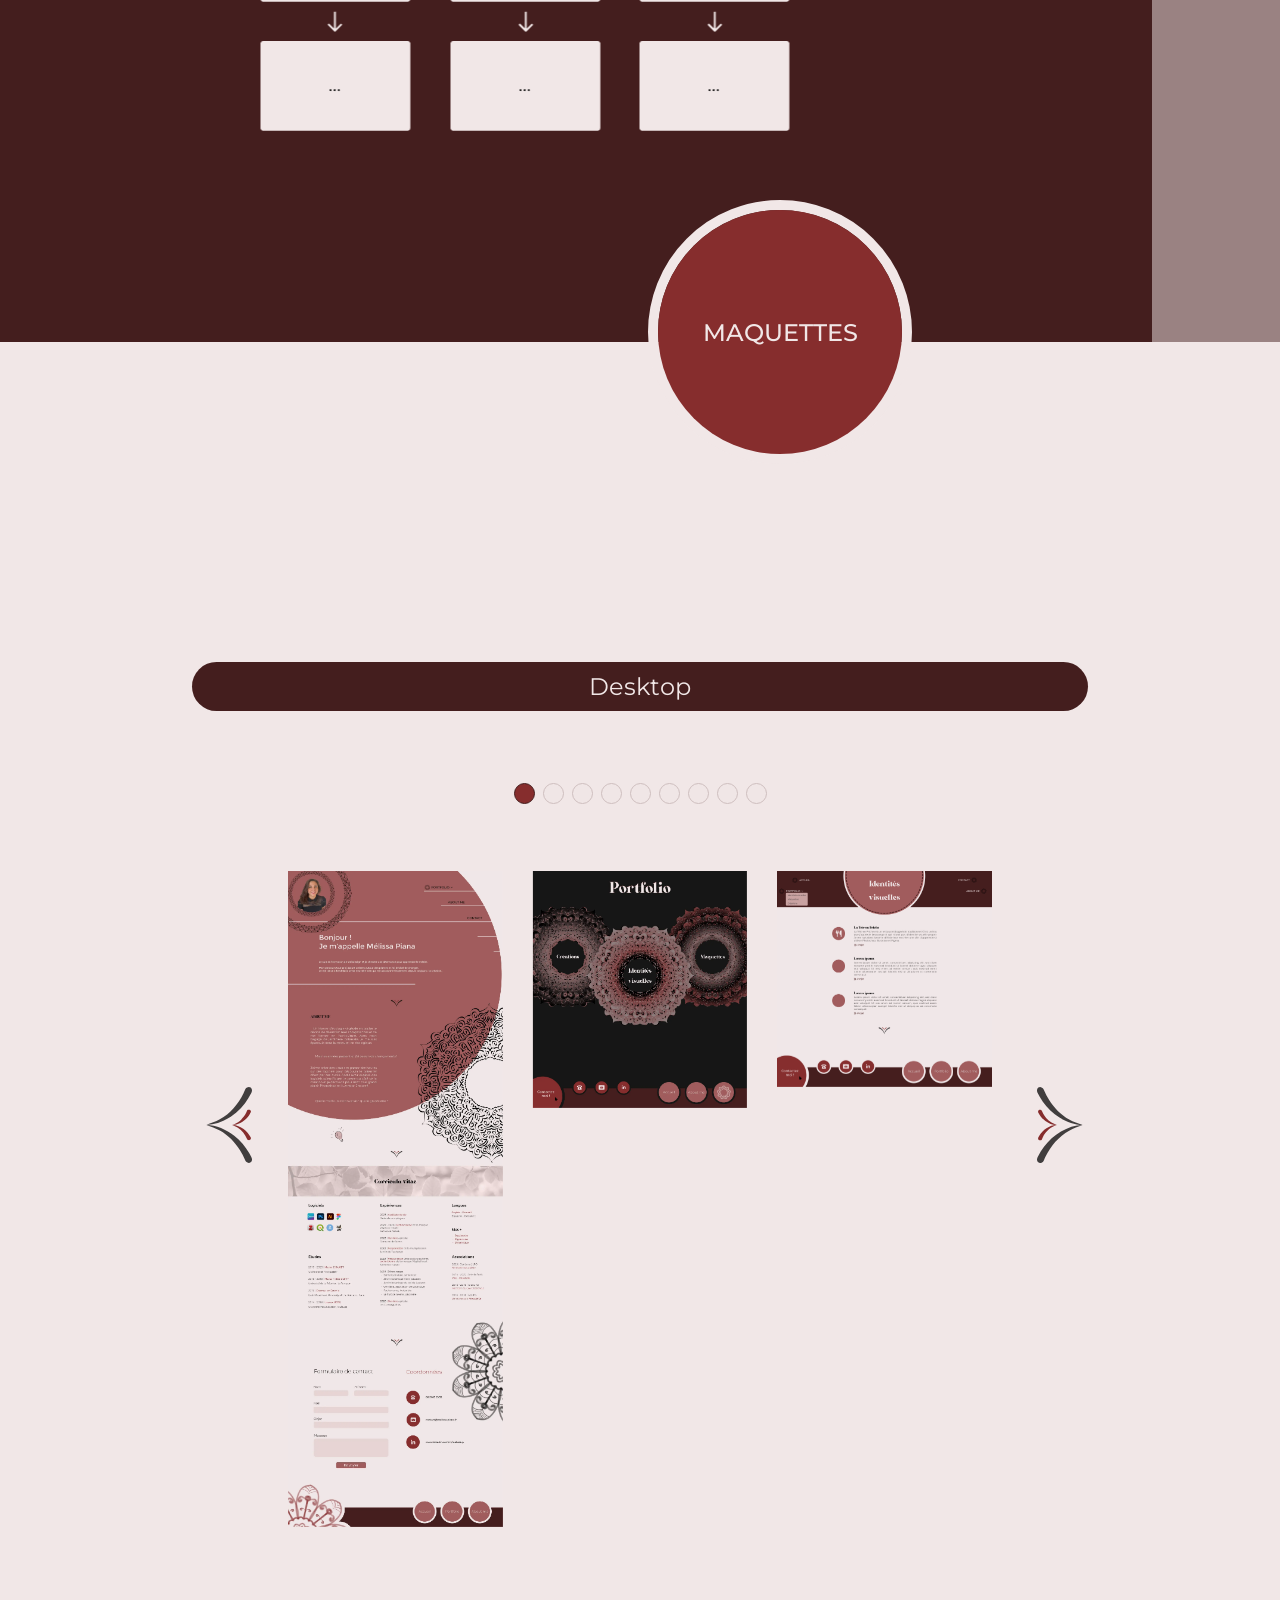
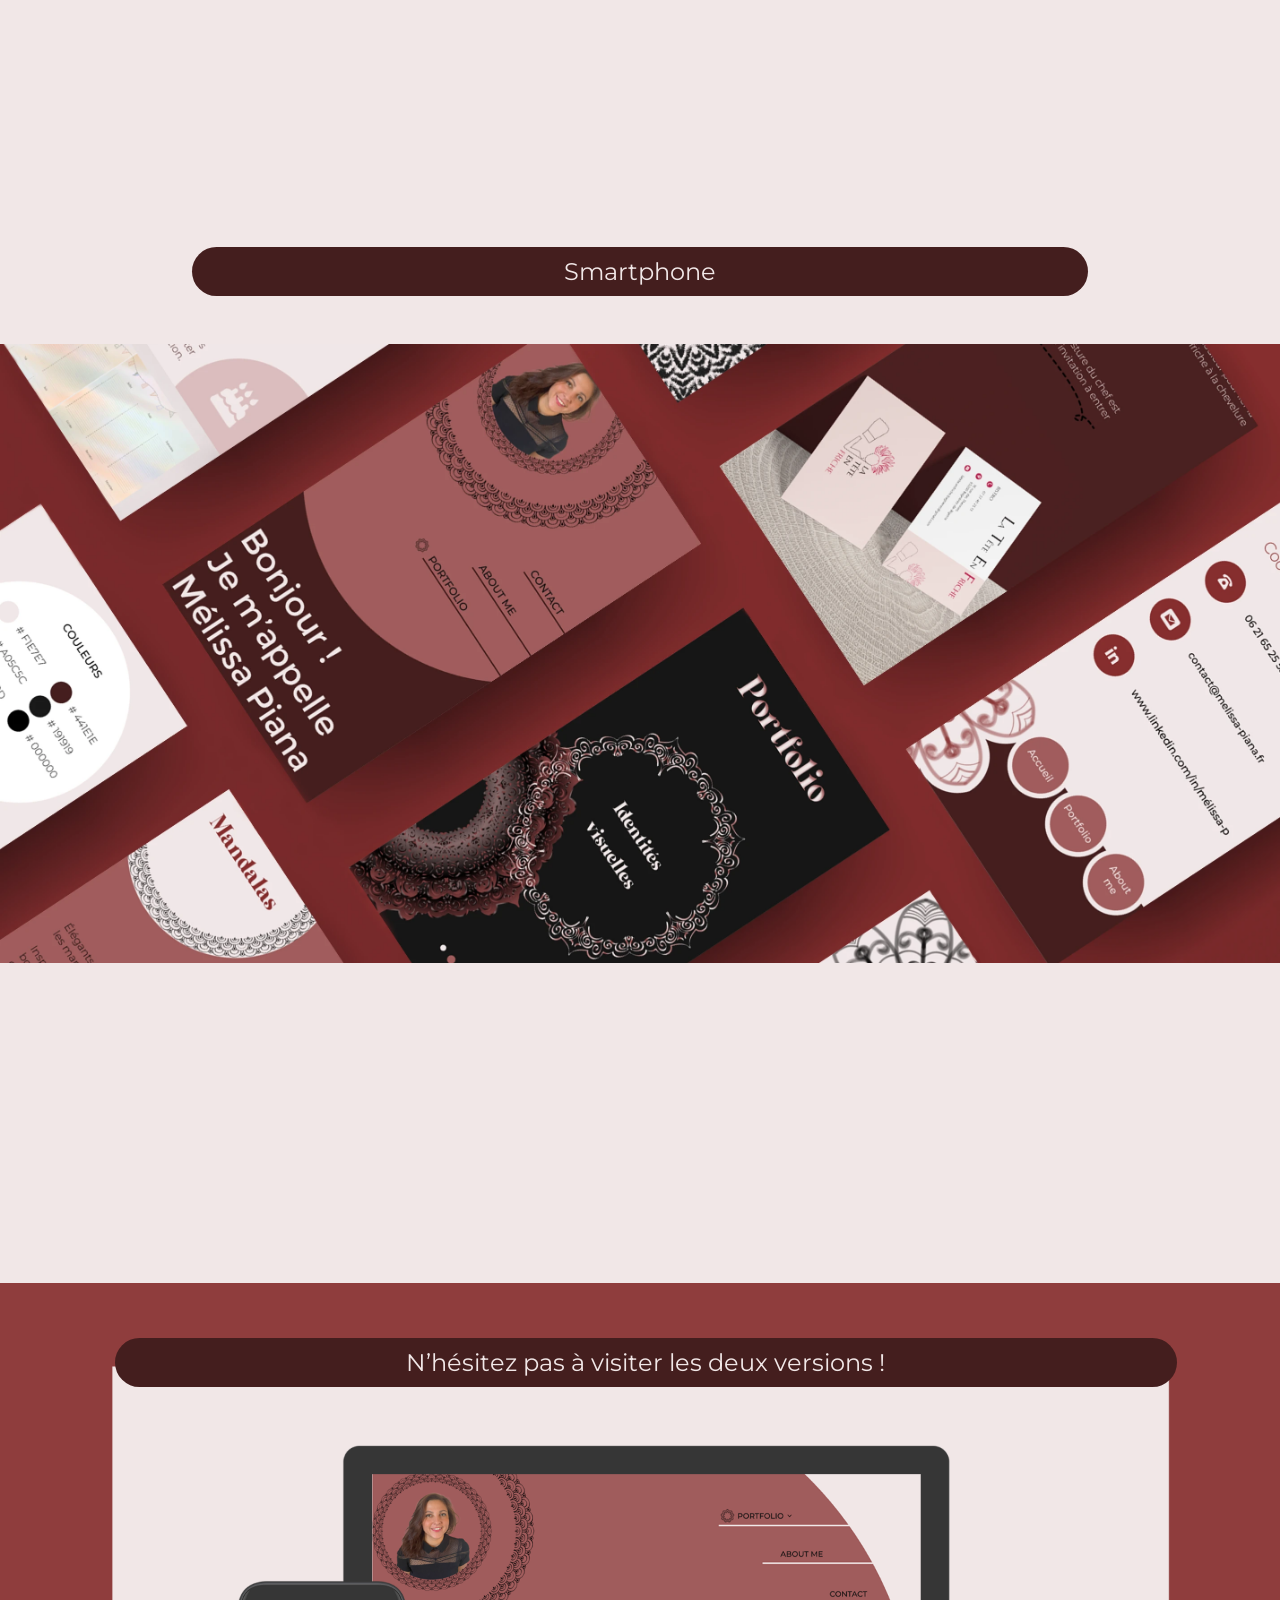
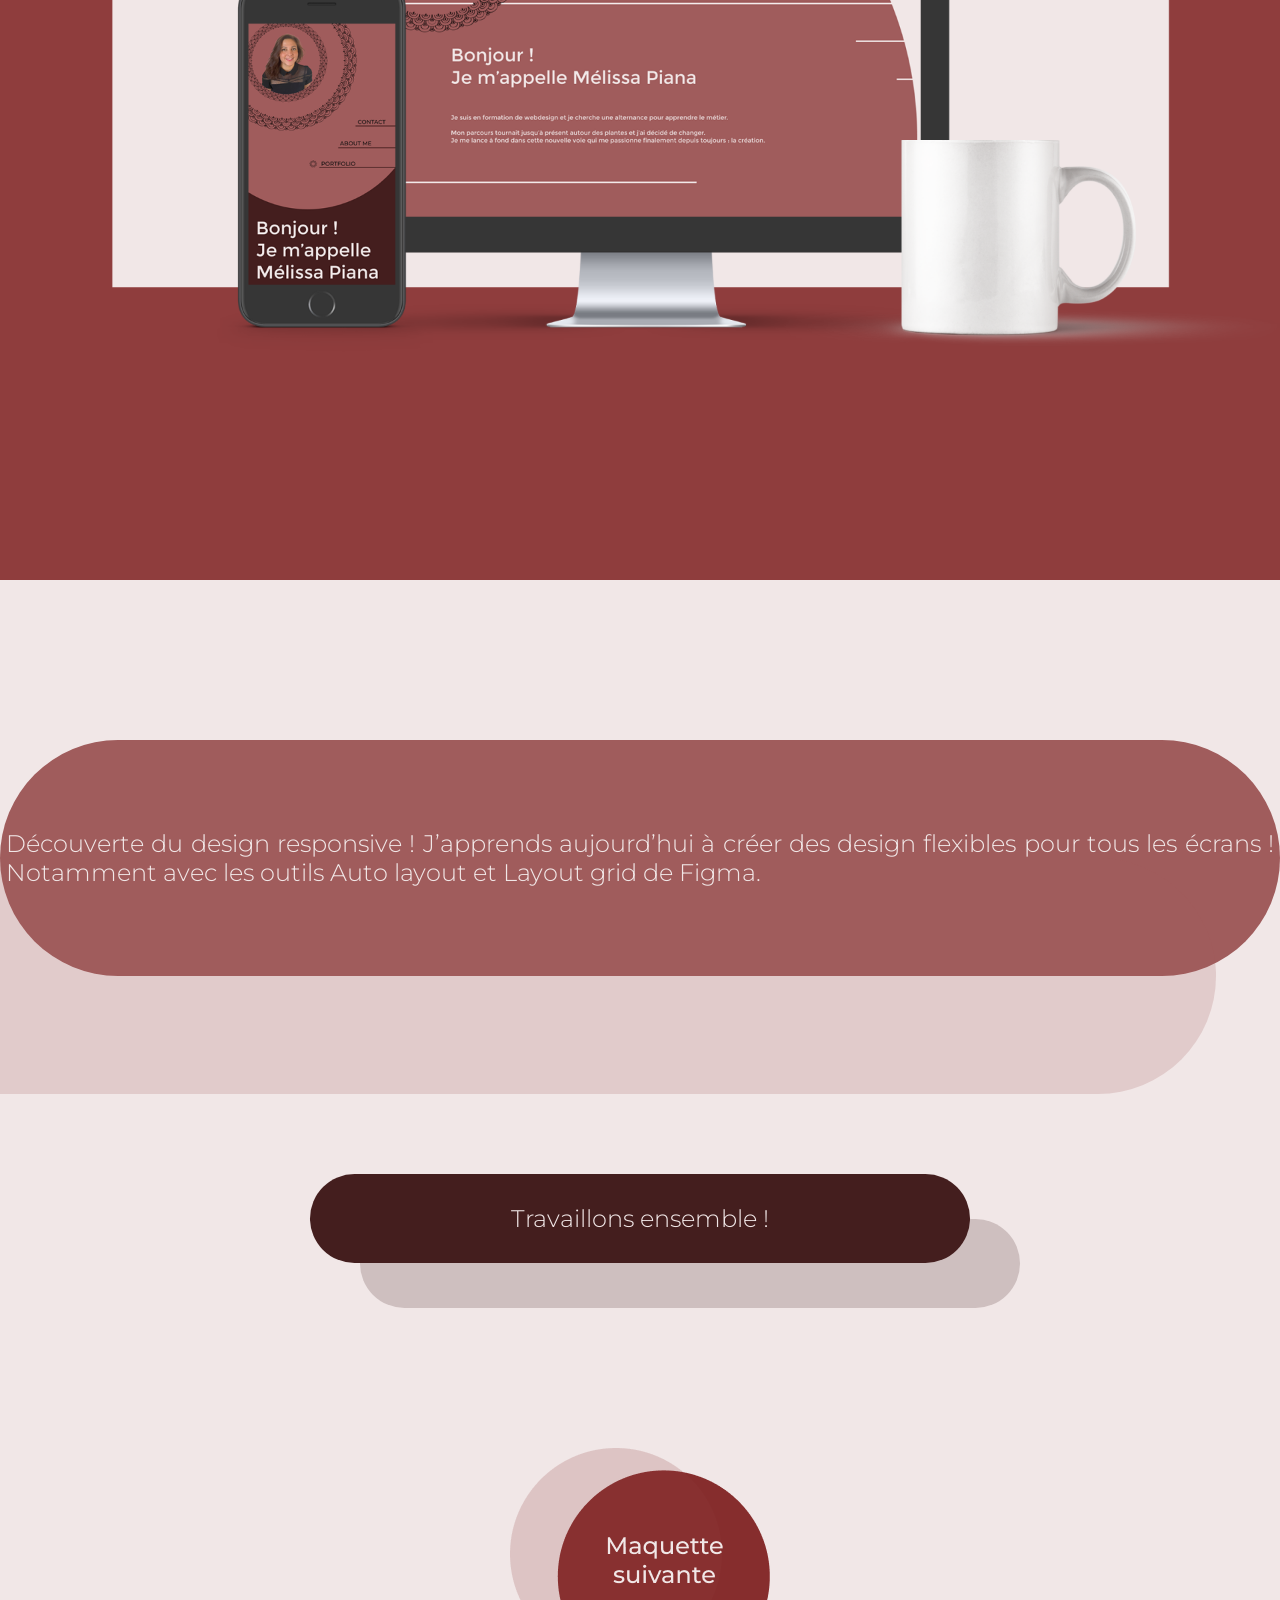
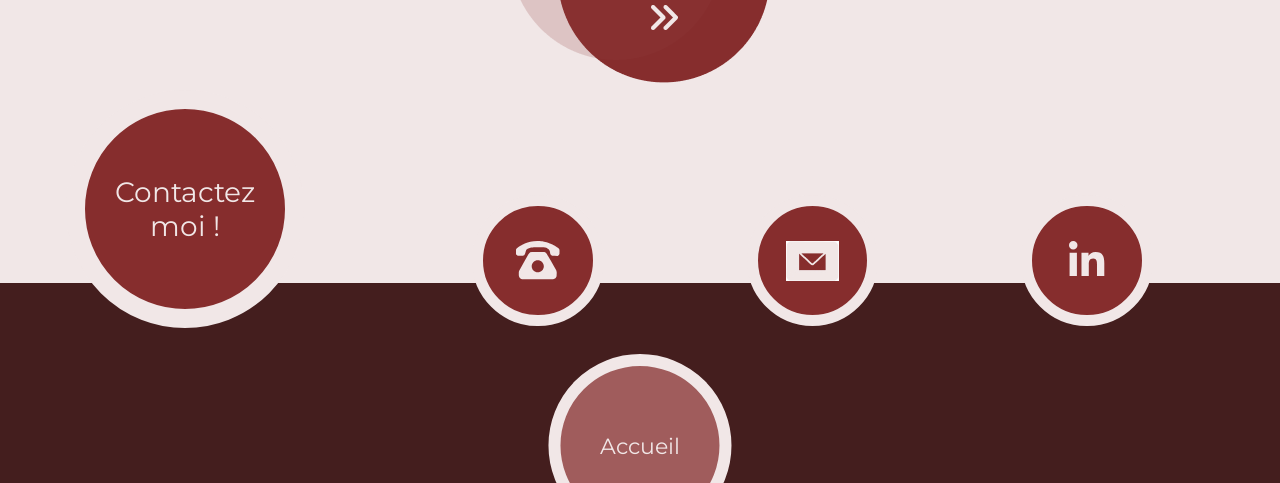
<file: maquettes/premier-portefolio.html>
<!doctype html>
<html lang="fr">
<head>
    <meta charset="UTF-8">
    <meta name="viewport" content="width=device-width, initial-scale=1, maximum-scale=2">
    <meta http-equiv="X-UA-Compatible" content="ie=edge">
    <title>Identités - Mélissa</title>
    <link rel="stylesheet" href="../assets/css/premier-portefolio.min.css">
    <script src="https://code.jquery.com/jquery-3.7.1.min.js"
            integrity="sha256-/JqT3SQfawRcv/BIHPThkBvs0OEvtFFmqPF/lYI/Cxo=" crossorigin="anonymous"></script>

    <link rel="stylesheet" href="https://cdn.jsdelivr.net/npm/swiper@11/swiper-bundle.min.css"/>
    <link rel="icon" href="https://www.melissa-piana.fr/assets/img/Mandala_48px.svg">
    <meta name="description" content="Bienvenue sur mon site de webdesign, UX/UI design">
    <meta name="keywords" content="websign, UX/UI design, reponsive, maquette, portefolio">
    <meta name="author" content="Lorenzo Devichi">
    <meta name="copyright" content="Mélissa Piana"/>
    <meta property="og:title" content="Portfolio - Mélissa"/>
    <meta property="og:url" content="https://www.melissa-piana.fr/"/>
    <meta property="og:image" content="https://www.melissa-piana.fr/assets/img/"/>
    <meta property="og:description" content="Bienvenue sur mon site de webdesign, UX/UI design"/>
    <meta property="og:site_name" content="Mélissa Piana"/>
    <meta property="og:type" content="website"/>
</head>
<body class="identVisuel" id="top">
<a href="#top" class="click-to-top">
    <img src="../assets/img/Top_fleche.png" alt="top fleche" class="arrow-up">
</a>
<nav class="nav-desktop">
    <div class="navtop">
        <a href="../" class="fleur-right">
            ACCUEIL
        </a>
        <a href="../#form">
            CONTACT
        </a>
    </div>
    <div class="circle">
        <h1>Premier<br> Portefolio </h1>
        <img src="../assets/img/Titre_maquette1.png" alt="eclypse">
    </div>
    <div class="navBot">
        <div class="p-relative">
            <a href="../portefolio.html" id="sous-menu">
                PORTFOLIO
            </a>
            <div class="sous-menu">
                <a href="../toutes-les-identites-visuel">Identités visuelles</a>
                <a href="../toutes-les-maquettes">Maquettes</a>
                <a href="../toutes-les-creations">Créations</a>
            </div>
        </div>
        <a href="/#about">
            ABOUT ME
        </a>
    </div>
</nav>
<nav class="nav-mobile">
    <div class="bandeaux-mobile">
        <div class="nav-left">
            <ul>
                <li class="port p-relative">
                    <p id="sous-menu-mobile">
                        PORTFOLIO
                    </p>
                    <div class="sous-menu">
                        <a href="../toutes-les-identites-visuel">Identités visuelles</a>
                        <a href="../toutes-les-maquettes">Maquettes</a>
                        <a href="../toutes-les-creations">Créations</a>
                    </div>
                </li>
                <li class="cont">
                    <a href="#">Contact</a>
                </li>
                <li class="acc">
                    <a href="#">ACCUEIL</a>
                </li>
            </ul>
        </div>
    </div>
    <div class="circle-mobile">
        <img class="x5" src="../assets/img/circle-mandala.png" alt="eclypse">
        <h1>Premier portfolio</h1>
    </div>

</nav>
<div class="main-portefolio">
    <div class="p-relative header">
        <div class="right x3 p-abso">
            <div class="couleur">
                <h2 class="">COULEURS</h2>
                <div class="d-flex justify-content-beetween">
                    <div class="desc-color">
                        <div class="d-flex justify-content-start align-items-center width-container">
                            <span class="color1"></span>
                            <p># F1E7E7</p>
                        </div>
                        <div class="d-flex justify-content-start align-items-center width-container">
                            <span class="color2"></span>
                            <p># 441E1E</p>
                        </div>
                        <div class="d-flex justify-content-start align-items-center width-container">
                            <span class="color3"></span>
                            <p># A05C5C</p>
                        </div>

                        <div class="d-flex justify-content-start align-items-center width-container">
                            <span class="color4"></span>
                            <p># 191919</p>
                        </div>
                        <div class="d-flex justify-content-start align-items-center width-container">
                            <span class="color5"></span>
                            <p># 862D2D</p>
                        </div>
                        <div class="d-flex justify-content-start align-items-center width-container">
                            <span class="color6"></span>
                            <p># 000000</p>
                        </div>

                    </div>
                </div>
                <img class="p-abso x4" src="../assets/img/Rond_blanc_maquette1.png" alt="Rond_blanc_maquette1.png">
            </div>
            <div class="p-relative desciption">
                <img class="p-abso" src="../assets/img/Rond_rouge_maquette1.png" alt="Rond_blanc_maquette1.png">
                <p>Après la découverte d’<span>Adobe color</span> et de quelques notions sur les couleurs notamment
                    dans le livre
                    :<br>
                    <span>LA BIBLE DES COULEURS</span><br>
                    <span>de Réjane Massini-Frydig,</span><br>
                    j’ai opté pour ce mélange simple et harmonieux. Je suis partie sur du rouge exprimant ma
                    détermination
                    et je
                    l’ai adouci avec du rose pour gagner en tact.<br><br>

                    Dans l’alternance que je recherche je souhaite être particulièrement formée sur l’<span>Expérience
                        utilisateur</span>
                    (UX), domaine entièrement nouveau pour moi et primordial dans le webdesign !</p>
            </div>
        </div>
        <div class="p-abso rond-rouge-foncé d-flex align-items-center justify-content-center colunm para"
        >
            <h2 class="z-index-typo para">TYPOGRAPHIES</h2>
            <div class="d-flex justify-content-beetween z-index-typo para">
                <div class="left">
                    <h3>Premiers Titres :<br> <span class="font2"
                                                    style="margin-top: 28px;display: block">AL Nevrada</span></h3>
                    <p class="p2" style="width: 255px">Aa Àà Bb Cc Çç Dd Ee Éé Èè Êê Ff Gg Hh Ii Jj Kk Ll Mm Nn Oo Pp Qq
                        Rr Ss Tt
                        Uu Vv
                        Ww
                        Xx Yy Zz
                        0 1 2 3 4 5 6 7 8 9
                    </p>
                </div>
                <div class="right">
                    <h3>Seconds Titres<br> et Textes :<br> <span class="font1">Montserrat</span></h3>
                    <p class="p2 m-auto" style="width: 196px">Aa Àà Bb Cc Çç Dd Ee Éé Èè Êê Ff Gg Hh Ii Jj Kk Ll Mm Nn
                        Oo Pp Qq
                        Rr Ss Tt
                        Uu Vv
                        Ww
                        Xx Yy Zz
                        0 1 2 3 4 5 6 7 8 9
                    </p>
                </div>
            </div>
            <img class="p-abso front para" src="../assets/img/Ronds_FRONT_typo_maquette1.png"
                 alt="Ronds_FRONT_typo_maquette1.png">
            <img class="p-abso back para" data-value="6" src="../assets/img/Ronds_BACK_typo_maquette1.png"
                 alt="Ronds_BACK_typo_maquette1.png">
        </div>
    </div>
    <div class="arbo">
        <div class="red p-relative">
            <div class="p-abso archi">
                <svg class="p-abso" xmlns="http://www.w3.org/2000/svg" width="244" height="244" viewBox="0 0 244 244"
                     fill="none">
                    <circle cx="122" cy="122" r="122" fill="#862D2D"/>
                </svg>
                <h2>ARCHITECTURE</h2>
            </div>
            <div class="p-abso maquette">
                <svg class="p-abso" xmlns="http://www.w3.org/2000/svg" width="244" height="244" viewBox="0 0 244 244"
                     fill="none">
                    <circle cx="122" cy="122" r="122" fill="#862D2D"/>
                </svg>
                <h2>MAQUETTES</h2>
            </div>
            <img src="../assets/img/Architecture.png" alt="Architecture">
        </div>
        <div class="grey"></div>
    </div>
</div>
<div class="slide-maquette">
    <div class="desktop">
        <h4>Desktop</h4>
    </div>
    <div class="slider">
        <div class="swiper-button-next"></div>
        <div class="swiper-button-prev"></div>
        <div class="swiper-pagination"></div>
        <div class="swiper mySwiper" style=" margin-top: 10em">

            <div class="swiper-wrapper">
                <div class="swiper-slide"><img src="../assets/img/Accueil.webp" alt="Page d'acceuil"></div>
                <div class="swiper-slide"><img src="../assets/img/Portefolio.webp" alt="Page Portefolio"></div>
                <div class="swiper-slide"><img src="../assets/img/ID_visuelle.webp" alt="Page Identité visuel"></div>
                <div class="swiper-slide"><img src="../assets/img/TEF.webp" alt="Page Tête en friche"></div>
                <div class="swiper-slide"><img src="../assets/img/page-maquettes.webp" alt="Page maquette"></div>
                <div class="swiper-slide"><img src="../assets/img/maquette-portfolio.webp" alt="Page maquette"></div>
                <div class="swiper-slide"><img src="../assets/img/Creations.webp" alt="Page creation"></div>
                <div class="swiper-slide"><img src="../assets/img/Calendrier.webp" alt="Page Calendrier"></div>
                <div class="swiper-slide"><img src="../assets/img/Mandala.webp" alt="Page Mandala"></div>

            </div>

        </div>
    </div>


</div>
<div class="Sp">
    <div class="smartphone">
        <h4>Smartphone</h4>
    </div>
    <img class="x1" src="../assets/img/Tel.webp" alt="maquette portefolio tête en friche">
    <img class="x2" src="../assets/img/all-mobile-phone.png" alt="maquette portefolio tête en friche">
</div>
<div class="deux-version">
    <div class="all-version">
        <h4>N’hésitez pas à visiter les deux versions !</h4>
    </div>
    <img src="../assets/img/Minimalist-Showcase-Project-Presentation 1.png"
         alt="maquette all portefolio tête en friche">
</div>
<div class="aller-retour">
    <div class="aller">
        <p>Découverte du design responsive ! J’apprends aujourd’hui à créer des design flexibles pour tous les écrans !
            Notamment avec les outils Auto layout et Layout grid de Figma.</p>
    </div>
    <div class="retour"></div>
</div>
<div class="travaillons-ensemble">
    <a href="/#form">
        <div class="travaillons">
            <h5>Travaillons ensemble !</h5>
        </div>
    </a>
    <div class="ensemble">
    </div>
</div>
<a href="/maquettes/oxalis" class="mt5 d-block m-suivante">
    <img class="center-arrow" src="../assets/img/maquette_SUIVANTE.png" alt="maquette SUIVANTE">
</a>

<footer class="p-relative">
    <p class="tel-number">06 21 65 25 55</p>
    <p class="mail-adress">contact@melissa-piana.fr</p>
    <div class="p-relative d-flex align-items-center align-items-end over-hidden w100">

        <div class="bandeaux w100 d-flex justify-content-beetween">
            <div class="x2">
                <div class="contact">
                    <a href="/#form">Contactez <br> moi !
                    </a>
                </div>
                <div class="picto">
                    <div class="p-relative tel">
                        <img src="../assets/img/Picto tel.svg" alt="phone">

                    </div>

                    <div class="mail">
                        <img src="../assets/img/Picto mail.jpg" alt="mail">

                    </div>
                    <div class="linkedin">
                        <a href="https://www.linkedin.com/in/mélissa-p/" target="_blank">
                            <img src="../assets/img/Picto In.svg" alt="linkedin">
                        </a>
                    </div>
                </div>
            </div>
            <div class="nav-right d-flex justify-content-end">
                <a href="../">Accueil</a>
                <a href="../portefolio">Portfolio</a>
                <a href="/#about">About me</a>

            </div>
        </div>


    </div>

</footer>
<script src="https://cdn.jsdelivr.net/npm/swiper@11/swiper-bundle.min.js"></script>
<script>
    var swiper = new Swiper(".mySwiper", {
        slidesPerView: 1,
        spaceBetween: 0,
        loop: true,
        autoplay: {
            delay: 3000,
            disableOnInteraction: false,
            pauseOnMouseEnter: true,
        },
        breakpoints: {

            640: {
                slidesPerView: 3,
                spaceBetween: 30,
            },
        },
        speed: 800,
        autoHeight: true,
        navigation: {
            nextEl: ".swiper-button-next",
            prevEl: ".swiper-button-prev",
        },
        pagination: {
            el: ".swiper-pagination",
            clickable: true,
        },
        keyboard: true,
    });
</script>
<script src="../assets/js/script.js"></script>
</body>
</html>
</file>
<file: assets/css/creations.min.css>
@import"https://fonts.googleapis.com/css2?family=Montserrat:wght@100;200;300;400;500;600;700;800;900&display=swap";@font-face{font-family:Nevrada;src:url("../fonts/AL_Nevrada_PersonalUseOnly.ttf")}@font-face{font-family:Marcellus;src:url("../fonts/Marcellus-Regular.ttf")}.messagedefilant{padding:0;overflow:hidden;position:relative;width:100%;height:60px;display:flex;align-items:center;height:60px;background-color:#e8be23;font-family:"Montserrat"}.messagedefilant div{position:absolute;min-width:100%}.messagedefilant div span,.messagedefilant div:after{position:relative;display:inline-block;font-size:23px;white-space:nowrap;top:0}.messagedefilant div span{animation:defilement 10s infinite linear;font-size:23px}.messagedefilant div:after{position:absolute;top:0;left:0;content:attr(data-text);animation:defilement2 10s infinite linear}@keyframes defilement{0%{margin-left:0}100%{margin-left:-100%}}@keyframes defilement2{0%{margin-left:100%}100%{margin-left:0%}}@keyframes defilement{0%{margin-left:0}100%{margin-left:-100%}}.d-flex{display:flex}.colunm{flex-direction:column}.d-block{display:block}.over-hidden{overflow:hidden}.align-items-center{align-items:center}.align-items-end{align-items:end}.mt5{margin-top:5em}.h100{height:100%}.w25{width:25%}.w20{width:20%}.w80{width:80%}.font1{font-family:"Montserrat",sans-serif}.font2{font-family:"Nevrada"}.txt-center{text-align:center}.justify-content-start{justify-content:start}.justify-content-center{justify-content:center}.justify-content-beetween{justify-content:space-between}.justify-content-end{justify-content:end}.justify-content-around{justify-content:space-around}.justify-content-evenly{justify-content:space-evenly}.p-relative{position:relative}.p-abso-center{position:absolute;top:50%;left:50%;transform:translate(-50%, -50%)}.p-abso{position:absolute}.nevrada{font-family:"Nevrada"}.w50{width:50%}.w40{width:40%}.w70{width:70%}.w30{width:30%}.w45{width:45%}.w60{width:60%}.w65{width:65%}.click-to-top{cursor:pointer;position:fixed;bottom:20px;right:20px;z-index:9999}.m-auto{margin:0 auto !important}.w100{width:100%}.center-arrow{margin:0 auto;display:block}::-webkit-scrollbar{width:10px}::-webkit-scrollbar-track{background:#f1e7e7}::-webkit-scrollbar-thumb{background:#a05c5c}::selection{background-color:#a05c5c;color:#f1e7e7}.succes{text-align:center;position:absolute;background-color:#a05c5c;color:#f1e7e7;font-family:"Montserrat",sans-serif;height:150px;left:50%;top:50%;transform:translate(-50%, -50%);width:350px;display:flex;align-items:center;justify-content:center;border-radius:5px;transition:all .5s ease-in-out;z-index:1;background-image:url("../img/mail_envoye_avec_succes.png");background-position:center;background-size:contain;background-repeat:no-repeat}.error{text-align:center;position:absolute;background-color:#441e1e;color:#f1e7e7;font-family:"Montserrat",sans-serif;height:150px;left:50%;top:50%;transform:translate(-50%, -50%);width:350px;display:flex;align-items:center;justify-content:center;border-radius:5px;transition:all .5s ease-in-out;z-index:1}body{margin:0;padding:0;box-sizing:border-box;background-color:#f1e7e7}nav{height:241px;display:flex;justify-content:center;flex-direction:column;gap:4em;background-color:#862d2d}nav .navtop{display:flex;align-items:center;justify-content:space-between;width:70%;margin:0 auto}nav .navtop .fleur-right{position:relative}nav .navtop .fleur-right::after{position:absolute;right:-53px;left:auto !important}nav .navBot{display:flex;align-items:center;justify-content:space-between;width:85%;margin:0 auto}nav .navBot #sous-menu:before{content:url("../img/Vectorfleche.svg");display:block;position:absolute;right:-23px;top:3px}nav .navBot #sous-menu:hover:before{content:url("../img/Fleur souris.svg") !important;display:block;position:absolute;right:-46px;top:-3px;width:36px;height:36px;animation:rotatePicto 10s infinite linear}nav .navBot #sous-menu:hover:after{content:"" !important;right:-44px;top:0px}nav a{text-decoration:none;color:#f1e7e7;font-family:"Montserrat",sans-serif;font-size:20px;font-weight:400;display:flex;flex-direction:row-reverse;justify-content:center;align-items:center}nav a:after{content:"";width:36px;height:36px;transition:all .2s linear;opacity:0;display:block;margin-right:7px}nav a:hover:after{content:url("../img/Fleur souris.svg");width:36px;height:36px;transition:all .2s linear;opacity:1;margin-right:7px;animation:rotatePicto 10s infinite linear}@keyframes rotatePicto{0%{transform:rotate(0deg)}100%{transform:rotate(360deg)}}nav .circle{position:absolute;width:530px;height:530px;border-radius:50%;background-color:#441e1e;left:50%;top:-250px;transform:translateX(-50%);border:10px solid #f1e7e7;z-index:1;display:flex;align-items:center;justify-content:center}nav .circle h1{z-index:20;position:relative;font-size:48px;font-style:normal;font-weight:400;font-family:"Nevrada";color:#f1e7e7;top:110px}nav .circle img{position:absolute;bottom:6px;left:6px}.chevron-down-header3{margin:0 auto;display:block}.chevron-down-header3 img{margin:0 auto;display:block}.creations{padding-top:13em;background-color:#f1e7e7}.creations .projet{max-width:900px;margin:0 auto;display:flex;align-items:center;justify-content:space-around;margin-bottom:6em}.creations .projet .circle-rose{width:104.985px;height:104.985px;border-radius:50%;background-color:#862d2d;display:flex;align-items:center;justify-content:center}.creations .projet .txt-creation{width:669px}.creations .projet h2{font-size:28px;font-style:normal;font-weight:400;font-family:"Nevrada";color:#000;margin:0}.creations .projet p{text-align:justify;font-size:16px;font-style:normal;font-weight:300;font-family:"Montserrat",sans-serif;margin-top:10px;color:#000}.creations .projet a{text-decoration:none;color:#000;display:flex;font-family:"Montserrat",sans-serif;font-weight:500}.creations .projet a img{margin-right:5px}.creations .projet p{max-width:669.731px}footer{display:flex;justify-content:space-between;position:relative;height:400px}footer .mail-adress{transition:all .5s ease-in-out;position:absolute;transform:translate(-50%, -50%) scale(0);margin:0;color:#f1e7e7;font-family:"Montserrat",sans-serif;top:77%;left:593px;z-index:1}footer .bg-tel{background-color:#f1e7e7 !important;transition:all .5s ease-in-out}footer .bg-mail{background-color:#f1e7e7 !important;transition:all .5s ease-in-out}footer .tel-number{transition:all .5s ease-in-out;position:absolute;transform:translate(-50%, -50%) scale(0);margin:0;color:#f1e7e7;font-family:"Montserrat",sans-serif;width:100%;text-align:center;top:77%;left:409px;z-index:1}footer .active-tel{transform:translate(-50%, -50%) scale(1) !important;transition:all .5s ease-in-out}footer .active-mail{transform:translate(-50%, -50%) scale(1) !important;transition:all .5s ease-in-out}footer .contact{bottom:-100px;left:-53px;width:307px;height:324.331px;cursor:url(../img/Dino.png),auto;border:19px solid #f1e7e7;border-radius:50%;display:flex;align-items:center;justify-content:center;position:absolute;background:#862d2d}footer .contact a{color:#f1e7e7;text-decoration:none;font-size:28px;font-family:"Montserrat",sans-serif;font-weight:400;cursor:url(../img/Dino.png),auto;text-align:center;display:flex;align-items:center;justify-content:center;position:relative;top:-20px}footer .contact a svg{position:relative;top:30px;left:15px}footer .contact img{width:248px;height:262px}footer .picto{display:flex;gap:3em;margin-left:345px;position:relative;top:-58px;border-radius:50%}footer .picto .tel{width:109.3px;height:109.3px;display:flex;align-items:center;justify-content:center;background-color:#862d2d;border-radius:50%;border:11.38px solid #f1e7e7;transition:all .5s ease-in-out;cursor:pointer}footer .picto .tel .active-img{transition:all .5s ease-in-out}footer .picto .tel img{transition:all .5s ease-in-out}footer .picto .mail{width:109.3px;height:109.3px;position:relative;display:flex;align-items:center;justify-content:center;background-color:#862d2d;border-radius:50%;border:11.38px solid #f1e7e7;cursor:pointer}footer .picto .mail .active-img{transition:all .5s ease-in-out}footer .picto .mail img{transition:all .5s ease-in-out}footer .picto .linkedin{width:109.3px;height:109.3px;position:relative;display:flex;align-items:center;justify-content:center;background-color:#862d2d;border-radius:50%;border:11.38px solid #f1e7e7;transition:all .5s ease-in-out;cursor:pointer}footer .picto .bg-linkedin{background-color:#f1e7e7 !important;transition:all .5s ease-in-out}footer .bandeaux{background-color:#441e1e;display:flex;border-top-left-radius:50px;height:200px}footer .bandeaux .nav-right{width:47%;margin:0 auto;gap:3em}footer .bandeaux .nav-right a{width:159.055px;height:159.055px;border-radius:50%;display:flex;align-items:center;justify-content:center;text-decoration:none;color:#f1e7e7;font-family:"Montserrat",sans-serif;font-size:22.29px;font-weight:400;background-color:#a05c5c;top:-55px;position:relative;border:12px solid #f1e7e7;transition:all .5s ease-in-out}footer .bandeaux .nav-right a:hover{background-color:#f1e7e7;color:#a05c5c;transition:all .5s ease-in-out;font-size:24px}.active-menu{width:184px;display:flex !important;animation:height .3s linear both}@keyframes height{from{height:0;opacity:0}to{height:117px;opacity:1}}.sous-menu{display:none;background-color:#f1e7e7;border-radius:5px;position:absolute;left:24px;top:40px;transition:all .5s linear;opacity:0;flex-direction:column;z-index:5}.sous-menu a{flex-direction:row !important}.sous-menu a:after{content:none !important}.sous-menu a:before{content:none !important}.sous-menu a{font-size:16px;font-weight:300;color:#000;display:block !important;padding:10px}.sous-menu a:nth-child(1){border-top-right-radius:5px;border-top-left-radius:5px}.sous-menu a:nth-child(3){border-bottom-right-radius:5px;border-bottom-left-radius:5px}.sous-menu a:hover{background:rgba(160,92,92,.5);padding:10px}@media screen and (max-width: 1188px){.nav-mobile{display:block;background-color:rgba(0,0,0,0);height:auto;position:relative}.nav-mobile .bandeaux-mobile{height:265px;background-color:#862d2d}.nav-mobile .bandeaux-mobile .nav-left{display:flex;align-items:center;justify-content:end;height:100%}.nav-mobile .bandeaux-mobile .nav-left ul{list-style:none;margin:0;padding:0;width:40%;height:80%;display:flex;flex-direction:column;justify-content:space-evenly;align-items:end}}@media screen and (max-width: 1188px)and (max-width: 424px){.nav-mobile .bandeaux-mobile .nav-left ul{width:50%}}@media screen and (max-width: 1188px){.nav-mobile .bandeaux-mobile .nav-left ul li{position:relative}.nav-mobile .bandeaux-mobile .nav-left ul li p{color:#f1e7e7;font-family:"Montserrat",sans-serif;font-size:20px;font-weight:400;margin:0}.nav-mobile .bandeaux-mobile .nav-left ul li a{text-decoration:none;text-transform:uppercase}.nav-mobile .bandeaux-mobile .nav-left ul li a:after{content:none}.nav-mobile .bandeaux-mobile .nav-left ul li:after{content:"";position:absolute;left:0;bottom:-5px;width:100%;height:3px;background-color:#f1e7e7}.nav-mobile .bandeaux-mobile .nav-left ul li .sous-menu{left:0;top:34px}.nav-mobile .bandeaux-mobile .nav-left ul li #sous-menu-mobile{position:relative}.nav-mobile .bandeaux-mobile .nav-left ul li #sous-menu-mobile:before{content:url("../img/Vectorfleche.svg");display:block;position:absolute;right:-23px;top:-5px;transform:scale(1.5)}.nav-mobile .bandeaux-mobile .nav-left ul li .active-menu{width:208px}}@media screen and (max-width: 1188px){.nav-mobile .bandeaux-mobile .nav-left ul .port{display:flex;flex-direction:column-reverse;align-items:start;width:100%}}@media screen and (max-width: 1188px){.nav-mobile .bandeaux-mobile .nav-left ul .cont{display:flex;flex-direction:column-reverse;align-items:start;width:80%}}@media screen and (max-width: 1188px){.nav-mobile .bandeaux-mobile .nav-left ul .acc{display:flex;flex-direction:column-reverse;align-items:start;width:60%}}@media screen and (max-width: 1188px){.nav-mobile .circle-mobile{width:350px;height:350px;background-color:#441e1e;border:10px solid #f1e7e7;border-radius:50%;position:absolute;top:20%;left:5%;display:flex;align-items:center;justify-content:center}}@media screen and (max-width: 1188px)and (max-width: 665px){.nav-mobile .circle-mobile{width:316.746px;height:316.746px;left:-9%;top:40%}}@media screen and (max-width: 1188px)and (max-width: 424px){.nav-mobile .circle-mobile{width:250px;height:250px;left:-13%}}@media screen and (max-width: 1188px){.nav-mobile .circle-mobile h1{color:#f1e7e7;text-align:center;font-family:"Nevrada";font-size:32px;font-style:normal;font-weight:400;line-height:normal;position:relative;left:9px}}@media screen and (max-width: 1188px){.nav-desktop{display:none}}@media screen and (min-width: 1188px){.nav-mobile{display:none}.nav-desktop{display:flex}}@media screen and (max-width: 949px){.creations .projet{justify-content:center;gap:25px;flex-direction:column}.creations .projet .circle-rose{width:74px !important;height:74px !important}.creations .projet .circle-rose svg{width:60%;margin:0 auto}.creations .projet .txt-creation{width:50%}}@media screen and (max-width: 949px)and (max-width: 498px){.creations .projet .txt-creation{width:80%}}@media screen and (max-width: 949px)and (max-width: 949px){.creations .projet .txt-creation h2{font-size:19px}}@media screen and (max-width: 1512px){footer .picto{gap:1em}footer .nav-right{gap:1em !important}}@media screen and (max-width: 1370px){footer .bandeaux{border-radius:0 !important}footer .x2{width:100%;justify-content:center;display:flex}footer .x2 .contact{bottom:155px;left:66px;width:200px;height:200px;cursor:url(../img/Dino.png),auto;border:19px solid #f1e7e7;border-radius:50%;display:flex;align-items:center;justify-content:center;position:absolute;background:#862d2d}}@media screen and (max-width: 1370px)and (max-width: 800px){footer .x2 .contact{left:30px;width:123.682px;height:123.682px;border:10px solid #f1e7e7}}@media screen and (max-width: 1370px)and (max-width: 524px){footer .x2 .contact{left:5px}}@media screen and (max-width: 1370px){footer .x2 .contact a{top:auto !important}}@media screen and (max-width: 1370px)and (max-width: 800px){footer .x2 .contact a{font-size:19px}}@media screen and (max-width: 1370px){footer .picto{gap:1em;justify-content:space-evenly;width:100%;top:-88px}}@media screen and (max-width: 1370px)and (max-width: 524px){footer .picto{gap:5px;justify-content:center}}@media screen and (max-width: 1370px)and (max-width: 800px){footer .picto{top:-62px;margin-left:171px}footer .picto div{border:8px solid #f1e7e7 !important;width:74.539px !important;height:74.539px !important}}@media screen and (max-width: 1370px)and (max-width: 800px)and (max-width: 524px){footer .picto div{width:63.539px !important;height:63.539px !important;border:6px solid #f1e7e7 !important}}@media screen and (max-width: 1370px)and (max-width: 800px){footer .picto div a img{width:auto !important}}@media screen and (max-width: 1370px)and (max-width: 800px)and (max-width: 524px){footer .picto div img{width:48%}}@media screen and (max-width: 1370px){footer .nav-right{width:auto !important;gap:1em !important;position:absolute;left:50%;transform:translate(-50%)}footer .nav-right a{position:absolute;bottom:-71px;right:-32px;top:auto !important}footer .nav-right a span{position:relative;top:-18px}footer .nav-right a:nth-child(2){display:none}footer .nav-right a:nth-child(3){display:none}}/*# sourceMappingURL=creations.min.css.map */
</file>
<file: assets/css/maquettes.min.css>
@import"https://fonts.googleapis.com/css2?family=Montserrat:wght@100;200;300;400;500;600;700;800;900&display=swap";@font-face{font-family:Nevrada;src:url("../fonts/AL_Nevrada_PersonalUseOnly.ttf")}@font-face{font-family:Marcellus;src:url("../fonts/Marcellus-Regular.ttf")}.messagedefilant{padding:0;overflow:hidden;position:relative;width:100%;height:60px;display:flex;align-items:center;height:60px;background-color:#e8be23;font-family:"Montserrat"}.messagedefilant div{position:absolute;min-width:100%}.messagedefilant div span,.messagedefilant div:after{position:relative;display:inline-block;font-size:23px;white-space:nowrap;top:0}.messagedefilant div span{animation:defilement 10s infinite linear;font-size:23px}.messagedefilant div:after{position:absolute;top:0;left:0;content:attr(data-text);animation:defilement2 10s infinite linear}@keyframes defilement{0%{margin-left:0}100%{margin-left:-100%}}@keyframes defilement2{0%{margin-left:100%}100%{margin-left:0%}}@keyframes defilement{0%{margin-left:0}100%{margin-left:-100%}}.d-flex{display:flex}.colunm{flex-direction:column}.d-block{display:block}.over-hidden{overflow:hidden}.align-items-center{align-items:center}.align-items-end{align-items:end}.mt5{margin-top:5em}.h100{height:100%}.w25{width:25%}.w20{width:20%}.w80{width:80%}.font1{font-family:"Montserrat",sans-serif}.font2{font-family:"Nevrada"}.txt-center{text-align:center}.justify-content-start{justify-content:start}.justify-content-center{justify-content:center}.justify-content-beetween{justify-content:space-between}.justify-content-end{justify-content:end}.justify-content-around{justify-content:space-around}.justify-content-evenly{justify-content:space-evenly}.p-relative{position:relative}.p-abso-center{position:absolute;top:50%;left:50%;transform:translate(-50%, -50%)}.p-abso{position:absolute}.nevrada{font-family:"Nevrada"}.w50{width:50%}.w40{width:40%}.w70{width:70%}.w30{width:30%}.w45{width:45%}.w60{width:60%}.w65{width:65%}.click-to-top{cursor:pointer;position:fixed;bottom:20px;right:20px;z-index:9999}.m-auto{margin:0 auto !important}.w100{width:100%}.center-arrow{margin:0 auto;display:block}::-webkit-scrollbar{width:10px}::-webkit-scrollbar-track{background:#f1e7e7}::-webkit-scrollbar-thumb{background:#a05c5c}::selection{background-color:#a05c5c;color:#f1e7e7}.succes{text-align:center;position:absolute;background-color:#a05c5c;color:#f1e7e7;font-family:"Montserrat",sans-serif;height:150px;left:50%;top:50%;transform:translate(-50%, -50%);width:350px;display:flex;align-items:center;justify-content:center;border-radius:5px;transition:all .5s ease-in-out;z-index:1;background-image:url("../img/mail_envoye_avec_succes.png");background-position:center;background-size:contain;background-repeat:no-repeat}.error{text-align:center;position:absolute;background-color:#441e1e;color:#f1e7e7;font-family:"Montserrat",sans-serif;height:150px;left:50%;top:50%;transform:translate(-50%, -50%);width:350px;display:flex;align-items:center;justify-content:center;border-radius:5px;transition:all .5s ease-in-out;z-index:1}body{margin:0;padding:0;box-sizing:border-box;background-color:#f1e7e7}nav{height:241px;display:flex;justify-content:center;flex-direction:column;gap:4em;background-color:#a05c5c}nav .navtop{display:flex;align-items:center;justify-content:space-between;width:70%;margin:0 auto}nav .navtop .fleur-right{position:relative}nav .navtop .fleur-right::after{position:absolute;right:-53px;left:auto !important}nav .navBot{display:flex;align-items:center;justify-content:space-between;width:85%;margin:0 auto}nav .navBot #sous-menu:before{content:url("../img/Vectorfleche.svg");display:block;position:absolute;right:-23px;top:3px}nav .navBot #sous-menu:hover:before{content:url("../img/Fleur souris.svg") !important;display:block;position:absolute;right:-46px;top:-3px;width:36px;height:36px;animation:rotatePicto 10s infinite linear}nav .navBot #sous-menu:hover:after{content:"" !important;right:-44px;top:0px}nav a{text-decoration:none;color:#f1e7e7;font-family:"Montserrat",sans-serif;font-size:20px;font-weight:400;display:flex;flex-direction:row-reverse;justify-content:center;align-items:center}nav a:after{content:"";width:36px;height:36px;transition:all .2s linear;opacity:0;display:block;margin-right:7px}nav a:hover:after{content:url("../img/Fleur souris.svg");width:36px;height:36px;transition:all .2s linear;opacity:1;margin-right:7px;animation:rotatePicto 10s infinite linear}@keyframes rotatePicto{0%{transform:rotate(0deg)}100%{transform:rotate(360deg)}}nav .circle{position:absolute;width:530px;height:530px;border-radius:50%;background-color:#441e1e;left:50%;top:-250px;transform:translateX(-50%);border:10px solid #fff;z-index:1;display:flex;align-items:center;justify-content:center}nav .circle h1{z-index:20;position:relative;font-size:48px;font-style:normal;font-weight:400;font-family:"Nevrada";color:#f1e7e7;top:110px}nav .circle img{position:absolute;bottom:6px;left:6px}.projet-ident{padding-top:13em}.projet-ident .projet{max-width:900px;margin:0 auto;display:flex;align-items:center;justify-content:space-around;margin-bottom:6em}.projet-ident .projet .circle-rose{width:104.985px;height:104.985px;border-radius:50%;background-color:#441e1e;display:flex;align-items:center;justify-content:center}.projet-ident .projet h2{font-size:28px;font-style:normal;font-weight:400;font-family:"Nevrada";color:#000;margin:0}.projet-ident .projet p{text-align:justify;font-size:16px;font-style:normal;font-weight:300;font-family:"Montserrat",sans-serif;margin-top:10px}.projet-ident .projet a{text-decoration:none;color:#441e1e;display:flex;font-family:"Montserrat",sans-serif;font-weight:500}.projet-ident .projet a img{margin-right:5px}.projet-ident .projet p{max-width:669.731px}footer{display:flex;justify-content:space-between;position:relative;height:400px}footer .mail-adress{transition:all .5s ease-in-out;position:absolute;transform:translate(-50%, -50%) scale(0);margin:0;color:#f1e7e7;font-family:"Montserrat",sans-serif;top:77%;left:593px;z-index:1}footer .bg-tel{background-color:#f1e7e7 !important;transition:all .5s ease-in-out}footer .bg-mail{background-color:#f1e7e7 !important;transition:all .5s ease-in-out}footer .tel-number{transition:all .5s ease-in-out;position:absolute;transform:translate(-50%, -50%) scale(0);margin:0;color:#f1e7e7;font-family:"Montserrat",sans-serif;width:100%;text-align:center;top:77%;left:409px;z-index:1}footer .active-tel{transform:translate(-50%, -50%) scale(1) !important;transition:all .5s ease-in-out}footer .active-mail{transform:translate(-50%, -50%) scale(1) !important;transition:all .5s ease-in-out}footer .contact{bottom:-100px;left:-53px;width:307px;height:324.331px;cursor:url(../img/Dino.png),auto;border:19px solid #f1e7e7;border-radius:50%;display:flex;align-items:center;justify-content:center;position:absolute;background:#862d2d}footer .contact a{color:#f1e7e7;text-decoration:none;font-size:28px;font-family:"Montserrat",sans-serif;font-weight:400;cursor:url(../img/Dino.png),auto;text-align:center;display:flex;align-items:center;justify-content:center;position:relative;top:-20px}footer .contact a svg{position:relative;top:30px;left:15px}footer .contact img{width:248px;height:262px}footer .picto{display:flex;gap:3em;margin-left:345px;position:relative;top:-58px;border-radius:50%}footer .picto .tel{width:109.3px;height:109.3px;display:flex;align-items:center;justify-content:center;background-color:#862d2d;border-radius:50%;border:11.38px solid #f1e7e7;transition:all .5s ease-in-out;cursor:pointer}footer .picto .tel .active-img{transition:all .5s ease-in-out}footer .picto .tel img{transition:all .5s ease-in-out}footer .picto .mail{width:109.3px;height:109.3px;position:relative;display:flex;align-items:center;justify-content:center;background-color:#862d2d;border-radius:50%;border:11.38px solid #f1e7e7;cursor:pointer}footer .picto .mail .active-img{transition:all .5s ease-in-out}footer .picto .mail img{transition:all .5s ease-in-out}footer .picto .linkedin{width:109.3px;height:109.3px;position:relative;display:flex;align-items:center;justify-content:center;background-color:#862d2d;border-radius:50%;border:11.38px solid #f1e7e7;transition:all .5s ease-in-out;cursor:pointer}footer .picto .bg-linkedin{background-color:#f1e7e7 !important;transition:all .5s ease-in-out}footer .bandeaux{background-color:#a05c5c;display:flex;border-top-left-radius:50px;height:200px}footer .bandeaux .nav-right{width:47%;margin:0 auto;gap:3em}footer .bandeaux .nav-right a{width:159.055px;height:159.055px;border-radius:50%;display:flex;align-items:center;justify-content:center;text-decoration:none;color:#f1e7e7;font-family:"Montserrat",sans-serif;font-size:22.29px;font-weight:400;background-color:#441e1e;top:-55px;position:relative;border:12px solid #f1e7e7;transition:all .5s ease-in-out}footer .bandeaux .nav-right a:hover{background-color:#f1e7e7;color:#441e1e;transition:all .5s ease-in-out;font-size:24px}.active-menu{width:184px;display:flex !important;animation:height .3s linear both}@keyframes height{from{height:0;opacity:0}to{height:117px;opacity:1}}.sous-menu{display:none;background-color:#f1e7e7;border-radius:5px;position:absolute;left:24px;top:40px;transition:all .5s linear;opacity:0;flex-direction:column;z-index:5}.sous-menu a{flex-direction:row !important}.sous-menu a:after{content:none !important}.sous-menu a:before{content:none !important}.sous-menu a{font-size:16px;font-weight:300;color:#000;display:block !important;padding:10px}.sous-menu a:nth-child(1){border-top-right-radius:5px;border-top-left-radius:5px}.sous-menu a:nth-child(3){border-bottom-right-radius:5px;border-bottom-left-radius:5px}.sous-menu a:hover{background:rgba(160,92,92,.5);padding:10px}@media screen and (max-width: 1188px){.nav-mobile{display:block;background-color:rgba(0,0,0,0);height:auto;position:relative}.nav-mobile .bandeaux-mobile{height:265px;background-color:#a05c5c}.nav-mobile .bandeaux-mobile .nav-left{display:flex;align-items:center;justify-content:end;height:100%}.nav-mobile .bandeaux-mobile .nav-left ul{list-style:none;margin:0;padding:0;width:40%;height:80%;display:flex;flex-direction:column;justify-content:space-evenly;align-items:end}}@media screen and (max-width: 1188px)and (max-width: 424px){.nav-mobile .bandeaux-mobile .nav-left ul{width:50%}}@media screen and (max-width: 1188px){.nav-mobile .bandeaux-mobile .nav-left ul li{position:relative}.nav-mobile .bandeaux-mobile .nav-left ul li p{color:#f1e7e7;font-family:"Montserrat",sans-serif;font-size:20px;font-weight:400;margin:0}.nav-mobile .bandeaux-mobile .nav-left ul li a{text-decoration:none;text-transform:uppercase}.nav-mobile .bandeaux-mobile .nav-left ul li a:after{content:none}.nav-mobile .bandeaux-mobile .nav-left ul li:after{content:"";position:absolute;left:0;bottom:-5px;width:100%;height:3px;background-color:#f1e7e7}.nav-mobile .bandeaux-mobile .nav-left ul li .sous-menu{left:0;top:34px}.nav-mobile .bandeaux-mobile .nav-left ul li #sous-menu-mobile{position:relative}.nav-mobile .bandeaux-mobile .nav-left ul li #sous-menu-mobile:before{content:url("../img/Vectorfleche.svg");display:block;position:absolute;right:-23px;top:-5px;transform:scale(1.5)}.nav-mobile .bandeaux-mobile .nav-left ul li .active-menu{width:208px}}@media screen and (max-width: 1188px){.nav-mobile .bandeaux-mobile .nav-left ul .port{display:flex;flex-direction:column-reverse;align-items:start;width:100%}}@media screen and (max-width: 1188px){.nav-mobile .bandeaux-mobile .nav-left ul .cont{display:flex;flex-direction:column-reverse;align-items:start;width:80%}}@media screen and (max-width: 1188px){.nav-mobile .bandeaux-mobile .nav-left ul .acc{display:flex;flex-direction:column-reverse;align-items:start;width:60%}}@media screen and (max-width: 1188px){.nav-mobile .circle-mobile{width:350px;height:350px;background-color:#441e1e;border:10px solid #f1e7e7;border-radius:50%;position:absolute;top:20%;left:5%;display:flex;align-items:center;justify-content:center}}@media screen and (max-width: 1188px)and (max-width: 665px){.nav-mobile .circle-mobile{width:316.746px;height:316.746px;left:-9%;top:40%}}@media screen and (max-width: 1188px)and (max-width: 424px){.nav-mobile .circle-mobile{width:250px;height:250px;left:-13%}}@media screen and (max-width: 1188px){.nav-mobile .circle-mobile h1{color:#f1e7e7;text-align:center;font-family:"Nevrada";font-size:32px;font-style:normal;font-weight:400;line-height:normal;position:relative;left:9px}}@media screen and (max-width: 1188px){.nav-desktop{display:none}}@media screen and (min-width: 1188px){.nav-mobile{display:none}.nav-desktop{display:flex}}@media screen and (max-width: 949px){.projet-ident .projet{justify-content:center;gap:25px;flex-direction:column}.projet-ident .projet .circle-rose{width:74px !important;height:74px !important}.projet-ident .projet .circle-rose svg{width:60%;margin:0 auto}.projet-ident .projet .txt-creation{width:50%}}@media screen and (max-width: 949px)and (max-width: 498px){.projet-ident .projet .txt-creation{width:80%}}@media screen and (max-width: 949px)and (max-width: 949px){.projet-ident .projet .txt-creation h2{font-size:19px}}@media screen and (max-width: 1512px){footer .picto{gap:1em}footer .nav-right{gap:1em !important}}@media screen and (max-width: 1370px){footer .bandeaux{border-radius:0 !important}footer .x2{width:100%;justify-content:center;display:flex}footer .x2 .contact{bottom:155px;left:66px;width:200px;height:200px;cursor:url(../img/Dino.png),auto;border:19px solid #f1e7e7;border-radius:50%;display:flex;align-items:center;justify-content:center;position:absolute;background:#862d2d}}@media screen and (max-width: 1370px)and (max-width: 800px){footer .x2 .contact{left:30px;width:123.682px;height:123.682px;border:10px solid #f1e7e7}}@media screen and (max-width: 1370px)and (max-width: 524px){footer .x2 .contact{left:5px}}@media screen and (max-width: 1370px){footer .x2 .contact a{top:auto !important}}@media screen and (max-width: 1370px)and (max-width: 800px){footer .x2 .contact a{font-size:19px}}@media screen and (max-width: 1370px){footer .picto{gap:1em;justify-content:space-evenly;width:100%;top:-88px}}@media screen and (max-width: 1370px)and (max-width: 524px){footer .picto{gap:5px;justify-content:center}}@media screen and (max-width: 1370px)and (max-width: 800px){footer .picto{top:-62px;margin-left:171px}footer .picto div{border:8px solid #f1e7e7 !important;width:74.539px !important;height:74.539px !important}}@media screen and (max-width: 1370px)and (max-width: 800px)and (max-width: 524px){footer .picto div{width:63.539px !important;height:63.539px !important;border:6px solid #f1e7e7 !important}}@media screen and (max-width: 1370px)and (max-width: 800px){footer .picto div a img{width:auto !important}}@media screen and (max-width: 1370px)and (max-width: 800px)and (max-width: 800px){footer .picto div img{width:48%}}@media screen and (max-width: 1370px){footer .nav-right{width:auto !important;gap:1em !important;position:absolute;left:50%;transform:translate(-50%)}footer .nav-right a{position:absolute;bottom:-71px;right:-32px;top:auto !important}footer .nav-right a span{position:relative;top:-18px}footer .nav-right a:nth-child(2){display:none}footer .nav-right a:nth-child(3){display:none}}/*# sourceMappingURL=maquettes.min.css.map */
</file>
<file: assets/css/portefolio.min.css>
@import"https://fonts.googleapis.com/css2?family=Montserrat:wght@100;200;300;400;500;600;700;800;900&display=swap";@font-face{font-family:Nevrada;src:url("../fonts/AL_Nevrada_PersonalUseOnly.ttf")}@font-face{font-family:Marcellus;src:url("../fonts/Marcellus-Regular.ttf")}.messagedefilant{padding:0;overflow:hidden;position:relative;width:100%;height:60px;display:flex;align-items:center;height:60px;background-color:#e8be23;font-family:"Montserrat"}.messagedefilant div{position:absolute;min-width:100%}.messagedefilant div span,.messagedefilant div:after{position:relative;display:inline-block;font-size:23px;white-space:nowrap;top:0}.messagedefilant div span{animation:defilement 10s infinite linear;font-size:23px}.messagedefilant div:after{position:absolute;top:0;left:0;content:attr(data-text);animation:defilement2 10s infinite linear}@keyframes defilement{0%{margin-left:0}100%{margin-left:-100%}}@keyframes defilement2{0%{margin-left:100%}100%{margin-left:0%}}@keyframes defilement{0%{margin-left:0}100%{margin-left:-100%}}.d-flex{display:flex}.colunm{flex-direction:column}.d-block{display:block}.over-hidden{overflow:hidden}.align-items-center{align-items:center}.align-items-end{align-items:end}.mt5{margin-top:5em}.h100{height:100%}.w25{width:25%}.w20{width:20%}.w80{width:80%}.font1{font-family:"Montserrat",sans-serif}.font2{font-family:"Nevrada"}.txt-center{text-align:center}.justify-content-start{justify-content:start}.justify-content-center{justify-content:center}.justify-content-beetween{justify-content:space-between}.justify-content-end{justify-content:end}.justify-content-around{justify-content:space-around}.justify-content-evenly{justify-content:space-evenly}.p-relative{position:relative}.p-abso-center{position:absolute;top:50%;left:50%;transform:translate(-50%, -50%)}.p-abso{position:absolute}.nevrada{font-family:"Nevrada"}.w50{width:50%}.w40{width:40%}.w70{width:70%}.w30{width:30%}.w45{width:45%}.w60{width:60%}.w65{width:65%}.click-to-top{cursor:pointer;position:fixed;bottom:20px;right:20px;z-index:9999}.m-auto{margin:0 auto !important}.w100{width:100%}.center-arrow{margin:0 auto;display:block}::-webkit-scrollbar{width:10px}::-webkit-scrollbar-track{background:#f1e7e7}::-webkit-scrollbar-thumb{background:#a05c5c}::selection{background-color:#a05c5c;color:#f1e7e7}.succes{text-align:center;position:absolute;background-color:#a05c5c;color:#f1e7e7;font-family:"Montserrat",sans-serif;height:150px;left:50%;top:50%;transform:translate(-50%, -50%);width:350px;display:flex;align-items:center;justify-content:center;border-radius:5px;transition:all .5s ease-in-out;z-index:1;background-image:url("../img/mail_envoye_avec_succes.png");background-position:center;background-size:contain;background-repeat:no-repeat}.error{text-align:center;position:absolute;background-color:#441e1e;color:#f1e7e7;font-family:"Montserrat",sans-serif;height:150px;left:50%;top:50%;transform:translate(-50%, -50%);width:350px;display:flex;align-items:center;justify-content:center;border-radius:5px;transition:all .5s ease-in-out;z-index:1}.portefolio{background:#161616;margin:0;padding:0;box-sizing:border-box}.portefolio .portefolio-main h1{color:#f1e7e7;font-family:"Nevrada";text-align:center;margin:2rem 0;font-size:76px;letter-spacing:4px;top:50px;position:relative;font-weight:400}@media screen and (max-width: 450px){.portefolio .portefolio-main h1{font-size:54px}}.portefolio .portefolio-main .slidePortefolio{height:100vh;margin-top:75px}.portefolio .portefolio-main .slidePortefolio .active-slide{scale:1.2}.portefolio .portefolio-main .slidePortefolio .active-slide-center{transform:translate(-50%) scale(1.2) !important}.portefolio .portefolio-main .slidePortefolio .mandala{width:606.112px;height:550px;opacity:.7}.portefolio .portefolio-main .slidePortefolio .mandala a{position:absolute;left:50%;top:50%;transform:translate(-50%, -50%);color:#f1e7e7;text-decoration:none;font-size:28px;font-family:"Nevrada";font-weight:400}.portefolio .portefolio-main .slidePortefolio .mandala:hover{z-index:5 !important;opacity:1;transition:all .3s ease-in-out}.portefolio .portefolio-main .slidePortefolio .mandala:hover img{animation:roratein 35s infinite linear}.portefolio .portefolio-main .slidePortefolio .mandala:nth-child(1){left:10%;z-index:1;width:606.112px;height:550px}@media screen and (max-width: 1740px){.portefolio .portefolio-main .slidePortefolio .mandala:nth-child(1){left:2%}}.portefolio .portefolio-main .slidePortefolio .mandala:nth-child(2){left:50%;overflow:revert-layer;z-index:3;top:75px;transform:translate(-50%)}.portefolio .portefolio-main .slidePortefolio .mandala:nth-child(3){right:10%;z-index:1;width:606.112px;height:550px}@media screen and (max-width: 1740px){.portefolio .portefolio-main .slidePortefolio .mandala:nth-child(3){right:2%}}.portefolio .portefolio-main .slidePortefolio .mandala img{width:100%}footer{display:flex;justify-content:space-between;position:relative;height:400px}footer .mail-adress{transition:all .5s ease-in-out;position:absolute;transform:translate(-50%, -50%) scale(0);margin:0;color:#f1e7e7;font-family:"Montserrat",sans-serif;top:77%;left:593px;z-index:1}footer .bg-tel{background-color:#161616 !important;transition:all .5s ease-in-out}footer .bg-mail{background-color:#161616 !important;transition:all .5s ease-in-out}footer .tel-number{transition:all .5s ease-in-out;position:absolute;transform:translate(-50%, -50%) scale(0);margin:0;color:#f1e7e7;font-family:"Montserrat",sans-serif;width:100%;text-align:center;top:77%;left:409px;z-index:1}footer .active-tel{transform:translate(-50%, -50%) scale(1) !important;transition:all .5s ease-in-out}footer .active-mail{transform:translate(-50%, -50%) scale(1) !important;transition:all .5s ease-in-out}footer .contact{bottom:-100px;left:-53px;width:307px;height:324.331px;cursor:url(../img/Dino.png),auto;border:19px solid #161616;border-radius:50%;display:flex;align-items:center;justify-content:center;position:absolute;background:#862d2d}footer .contact a{color:#f1e7e7;text-decoration:none;font-size:28px;font-family:"Montserrat",sans-serif;font-weight:400;cursor:url(../img/Dino.png),auto;text-align:center;display:flex;align-items:center;justify-content:center;position:relative;top:-20px}footer .contact a svg{position:relative;top:30px;left:15px}footer .contact img{width:248px;height:262px}footer .picto{display:flex;gap:3em;margin-left:345px;position:relative;top:-58px;border-radius:50%}footer .picto .tel{width:109.3px;height:109.3px;display:flex;align-items:center;justify-content:center;background-color:#862d2d;border-radius:50%;border:11.38px solid #161616;transition:all .5s ease-in-out;cursor:pointer}footer .picto .tel .active-img{transition:all .5s ease-in-out}footer .picto .tel img{transition:all .5s ease-in-out}footer .picto .mail{width:109.3px;height:109.3px;position:relative;display:flex;align-items:center;justify-content:center;background-color:#862d2d;border-radius:50%;border:11.38px solid #161616;cursor:pointer}footer .picto .mail .active-img{transition:all .5s ease-in-out}footer .picto .mail img{transition:all .5s ease-in-out}footer .picto .linkedin{width:109.3px;height:109.3px;position:relative;display:flex;align-items:center;justify-content:center;background-color:#862d2d;border-radius:50%;border:11.38px solid #161616;transition:all .5s ease-in-out;cursor:pointer}footer .picto .bg-linkedin{background-color:#161616 !important;transition:all .5s ease-in-out}footer .bandeaux{background-color:#441e1e;display:flex;border-top-left-radius:50px;height:200px}footer .bandeaux .nav-right{width:47%;margin:0 auto;gap:3em}footer .bandeaux .nav-right a{width:159.055px;height:159.055px;border-radius:50%;display:flex;align-items:center;justify-content:center;text-decoration:none;color:#f1e7e7;font-family:"Montserrat",sans-serif;font-size:22.29px;font-weight:400;background-color:#a05c5c;top:-55px;position:relative;border:12px solid #161616;transition:all .5s ease-in-out}footer .bandeaux .nav-right a:hover{background-color:#161616;color:#a05c5c;transition:all .5s ease-in-out;font-size:24px}@keyframes roratein{0%{transform:rotate(0deg)}100%{transform:rotate(360deg)}}@media screen and (max-width: 1422px){.slidePortefolio{display:none}.slidePortofolioMobile{display:block}}@media screen and (min-width: 1422px){.slidePortefolio{display:block}.slidePortofolioMobile{display:none}}.swiper{width:100%;height:500px}.swiper-slide{text-align:center;font-size:18px;background:rgba(0,0,0,0);display:flex;justify-content:center;align-items:center}.swiper-slide a{position:absolute;left:50%;top:45%;transform:translate(-50%, -50%);color:#f1e7e7;text-align:center;font-family:"Nevrada";font-size:26px;font-style:normal;font-weight:400;line-height:normal;text-decoration:none !important}@media screen and (max-width: 638px){.swiper-slide a{top:34%}}.img-middle{display:block;height:90%;margin:0 auto;object-fit:cover}@media screen and (max-width: 638px){.img-middle{width:358.673px;height:325.084px}}@media screen and (max-width: 638px){.swiper-slide .img-left{position:absolute;left:-27%;z-index:-1;bottom:14%;display:block;width:323.994px;height:294px}}@media screen and (max-width: 408px){.swiper-slide .img-left{left:-18%}}@media screen and (max-width: 638px){.swiper-slide-active .img-left{position:absolute;left:-12%;z-index:-1;bottom:14%;width:323.994px;height:294px;display:block}}@media screen and (min-width: 638px){.swiper-slide-active .img-left{display:none}}@media screen and (max-width: 534px){.swiper-slide-active .img-left{left:-17%}}@media screen and (max-width: 504px){.swiper-slide-active .img-left{left:-24%}}@media screen and (max-width: 456px){.swiper-slide-active .img-left{left:-32%}}@media screen and (max-width: 408px){.swiper-slide-active .img-left{left:-38%}}@media screen and (max-width: 370px){.swiper-slide-active .img-left{left:-48%}}.swiper-wrapper{overflow:hidden !important}.swiper-button-prev{rotate:180deg;left:25% !important}@media screen and (max-width: 1234px){.swiper-button-prev{left:20% !important}}@media screen and (max-width: 994px){.swiper-button-prev{left:15% !important}}@media screen and (max-width: 822px){.swiper-button-prev{left:7% !important}}@media screen and (max-width: 638px){.swiper-button-prev{left:178px !important}}@media screen and (max-width: 400px){.swiper-button-prev{left:152px !important}}.swiper-button-next{right:25% !important}@media screen and (max-width: 1234px){.swiper-button-next{right:20% !important}}@media screen and (max-width: 994px){.swiper-button-next{right:15% !important}}@media screen and (max-width: 822px){.swiper-button-next{right:7% !important}}@media screen and (max-width: 638px){.swiper-button-next{left:289px !important}}@media screen and (max-width: 400px){.swiper-button-next{left:272px !important}}.swiper-button-next,.swiper-button-prev{width:auto;height:auto}@media screen and (max-width: 638px){.swiper-button-next,.swiper-button-prev{top:82% !important;z-index:9999 !important}}.swiper-button-next:after,.swiper-button-prev:after{display:none}@media screen and (max-width: 638px){.swiper-pagination{top:80% !important;left:224px !important;width:auto !important}}@media screen and (max-width: 400px){.swiper-pagination{left:202px !important}}.swiper-pagination-bullet{background-color:#f1e7e7 !important;opacity:1 !important}.swiper-pagination-bullet-active{background-color:#a05c5c !important}@media screen and (max-width: 1370px){footer .bandeaux{border-radius:0 !important}footer .x2{width:100%;justify-content:center;display:flex}footer .x2 .contact{bottom:155px;left:66px;width:200px;height:200px;cursor:url(../img/Dino.png),auto;border:19px solid #161616;border-radius:50%;display:flex;align-items:center;justify-content:center;position:absolute;background:#862d2d}}@media screen and (max-width: 1370px)and (max-width: 800px){footer .x2 .contact{left:30px;width:123.682px;height:123.682px;border:10px solid #161616}}@media screen and (max-width: 1370px)and (max-width: 524px){footer .x2 .contact{left:5px}}@media screen and (max-width: 1370px){footer .x2 .contact a{top:auto !important}}@media screen and (max-width: 1370px)and (max-width: 800px){footer .x2 .contact a{font-size:19px}}@media screen and (max-width: 1370px){footer .picto{gap:1em;justify-content:space-evenly;width:100%;top:-88px}}@media screen and (max-width: 1370px)and (max-width: 524px){footer .picto{gap:5px;justify-content:center}}@media screen and (max-width: 1370px)and (max-width: 800px){footer .picto{top:-62px;margin-left:171px}footer .picto div{border:8px solid #161616 !important;width:74.539px !important;height:74.539px !important}}@media screen and (max-width: 1370px)and (max-width: 800px)and (max-width: 524px){footer .picto div{width:63.539px !important;height:63.539px !important;border:6px solid #161616 !important}}@media screen and (max-width: 1370px)and (max-width: 800px){footer .picto div a img{width:auto !important}}@media screen and (max-width: 1370px)and (max-width: 800px)and (max-width: 524px){footer .picto div img{width:48%}}@media screen and (max-width: 1370px){footer .nav-right{width:auto !important;gap:1em !important;position:absolute;left:50%;transform:translate(-50%)}footer .nav-right a{position:absolute;bottom:-71px;top:auto !important}footer .nav-right a span{position:relative;top:-18px}footer .nav-right a:nth-child(2){display:none}footer .nav-right a:nth-child(3){display:none}}/*# sourceMappingURL=portefolio.min.css.map */
</file>
<file: assets/css/indent-visuel.min.css>
@import"https://fonts.googleapis.com/css2?family=Montserrat:wght@100;200;300;400;500;600;700;800;900&display=swap";@font-face{font-family:Nevrada;src:url("../fonts/AL_Nevrada_PersonalUseOnly.ttf")}@font-face{font-family:Marcellus;src:url("../fonts/Marcellus-Regular.ttf")}.messagedefilant{padding:0;overflow:hidden;position:relative;width:100%;height:60px;display:flex;align-items:center;height:60px;background-color:#e8be23;font-family:"Montserrat"}.messagedefilant div{position:absolute;min-width:100%}.messagedefilant div span,.messagedefilant div:after{position:relative;display:inline-block;font-size:23px;white-space:nowrap;top:0}.messagedefilant div span{animation:defilement 10s infinite linear;font-size:23px}.messagedefilant div:after{position:absolute;top:0;left:0;content:attr(data-text);animation:defilement2 10s infinite linear}@keyframes defilement{0%{margin-left:0}100%{margin-left:-100%}}@keyframes defilement2{0%{margin-left:100%}100%{margin-left:0%}}@keyframes defilement{0%{margin-left:0}100%{margin-left:-100%}}.d-flex{display:flex}.colunm{flex-direction:column}.d-block{display:block}.over-hidden{overflow:hidden}.align-items-center{align-items:center}.align-items-end{align-items:end}.mt5{margin-top:5em}.h100{height:100%}.w25{width:25%}.w20{width:20%}.w80{width:80%}.font1{font-family:"Montserrat",sans-serif}.font2{font-family:"Nevrada"}.txt-center{text-align:center}.justify-content-start{justify-content:start}.justify-content-center{justify-content:center}.justify-content-beetween{justify-content:space-between}.justify-content-end{justify-content:end}.justify-content-around{justify-content:space-around}.justify-content-evenly{justify-content:space-evenly}.p-relative{position:relative}.p-abso-center{position:absolute;top:50%;left:50%;transform:translate(-50%, -50%)}.p-abso{position:absolute}.nevrada{font-family:"Nevrada"}.w50{width:50%}.w40{width:40%}.w70{width:70%}.w30{width:30%}.w45{width:45%}.w60{width:60%}.w65{width:65%}.click-to-top{cursor:pointer;position:fixed;bottom:20px;right:20px;z-index:9999}.m-auto{margin:0 auto !important}.w100{width:100%}.center-arrow{margin:0 auto;display:block}::-webkit-scrollbar{width:10px}::-webkit-scrollbar-track{background:#f1e7e7}::-webkit-scrollbar-thumb{background:#a05c5c}::selection{background-color:#a05c5c;color:#f1e7e7}.succes{text-align:center;position:absolute;background-color:#a05c5c;color:#f1e7e7;font-family:"Montserrat",sans-serif;height:150px;left:50%;top:50%;transform:translate(-50%, -50%);width:350px;display:flex;align-items:center;justify-content:center;border-radius:5px;transition:all .5s ease-in-out;z-index:1;background-image:url("../img/mail_envoye_avec_succes.png");background-position:center;background-size:contain;background-repeat:no-repeat}.error{text-align:center;position:absolute;background-color:#441e1e;color:#f1e7e7;font-family:"Montserrat",sans-serif;height:150px;left:50%;top:50%;transform:translate(-50%, -50%);width:350px;display:flex;align-items:center;justify-content:center;border-radius:5px;transition:all .5s ease-in-out;z-index:1}body{margin:0;padding:0;box-sizing:border-box;background-color:#f1e7e7}nav{height:241px;display:flex;justify-content:center;flex-direction:column;gap:4em;background-color:#441e1e}nav .navtop{display:flex;align-items:center;justify-content:space-between;width:70%;margin:0 auto}nav .navtop .fleur-right{position:relative}nav .navtop .fleur-right::after{position:absolute;right:-53px;left:auto !important}nav .navBot{display:flex;align-items:center;justify-content:space-between;width:85%;margin:0 auto}nav .navBot #sous-menu:before{content:url("../img/Vectorfleche.svg");display:block;position:absolute;right:-23px;top:-3px}nav .navBot #sous-menu:hover:before{content:url("../img/Fleur souris.svg") !important;display:block;position:absolute;right:-46px;top:-7px;width:36px;height:36px;animation:rotatePicto 10s infinite linear}nav .navBot #sous-menu:hover:after{content:"" !important;right:-44px;top:0px}nav a{position:relative;text-decoration:none;color:#f1e7e7;font-family:"Montserrat",sans-serif;font-size:20px;font-weight:400;display:flex;flex-direction:row-reverse;justify-content:center;align-items:center}nav a:after{content:"";width:36px;height:36px;transition:all .2s linear;opacity:0;display:block;margin-right:7px;position:absolute;left:-46px}nav a:hover:after{content:url("../img/Fleur souris.svg");width:36px;height:36px;transition:all .2s linear;opacity:1;margin-right:7px;animation:rotatePicto 10s infinite linear}nav .circle{position:absolute;width:530px;height:530px;border-radius:50%;background-color:#a05c5c;left:50%;top:-250px;transform:translateX(-50%);border:10px solid #fff;z-index:1;display:flex;align-items:center;justify-content:center}nav .circle h1{z-index:20;position:relative;font-size:48px;font-style:normal;font-weight:400;font-family:"Nevrada";color:#f1e7e7;top:110px}nav .circle img{position:absolute;bottom:6px;left:6px}.projet-ident{padding-top:13em}.projet-ident .projet{max-width:900px;margin:0 auto;display:flex;align-items:center;justify-content:space-around;margin-bottom:6em}.projet-ident .projet .circle-rose{width:104.985px;height:104.985px;border-radius:50%;background-color:#a05c5c;display:flex;align-items:center;justify-content:center}.projet-ident .projet h2{font-size:28px;font-style:normal;font-weight:400;font-family:"Nevrada";color:#000;margin:0}.projet-ident .projet p{text-align:justify;font-size:16px;font-style:normal;font-weight:300;font-family:"Montserrat",sans-serif;margin-top:10px}.projet-ident .projet a{text-decoration:none;color:#441e1e;display:flex;font-family:"Montserrat",sans-serif;font-weight:500}.projet-ident .projet a img{margin-right:5px}.projet-ident .projet p{max-width:669.731px}footer{display:flex;justify-content:space-between;position:relative;height:400px}footer .mail-adress{transition:all .5s ease-in-out;position:absolute;transform:translate(-50%, -50%) scale(0);margin:0;color:#f1e7e7;font-family:"Montserrat",sans-serif;top:77%;left:593px;z-index:1}footer .bg-tel{background-color:#f1e7e7 !important;transition:all .5s ease-in-out}footer .bg-mail{background-color:#f1e7e7 !important;transition:all .5s ease-in-out}footer .tel-number{transition:all .5s ease-in-out;position:absolute;transform:translate(-50%, -50%) scale(0);margin:0;color:#f1e7e7;font-family:"Montserrat",sans-serif;width:100%;text-align:center;top:77%;left:409px;z-index:1}footer .active-tel{transform:translate(-50%, -50%) scale(1) !important;transition:all .5s ease-in-out}footer .active-mail{transform:translate(-50%, -50%) scale(1) !important;transition:all .5s ease-in-out}footer .contact{bottom:-100px;left:-53px;width:307px;height:324.331px;cursor:url(../img/Dino.png),auto;border:19px solid #f1e7e7;border-radius:50%;display:flex;align-items:center;justify-content:center;position:absolute;background:#862d2d}footer .contact a{color:#f1e7e7;text-decoration:none;font-size:28px;font-family:"Montserrat",sans-serif;font-weight:400;cursor:url(../img/Dino.png),auto;text-align:center;display:flex;align-items:center;justify-content:center;position:relative;top:-20px}footer .contact a svg{position:relative;top:30px;left:15px}footer .contact img{width:248px;height:262px}footer .picto{display:flex;gap:3em;margin-left:345px;position:relative;top:-58px;border-radius:50%}footer .picto .tel{width:109.3px;height:109.3px;display:flex;align-items:center;justify-content:center;background-color:#862d2d;border-radius:50%;border:11.38px solid #f1e7e7;transition:all .5s ease-in-out;cursor:pointer}footer .picto .tel .active-img{transition:all .5s ease-in-out}footer .picto .tel img{transition:all .5s ease-in-out}footer .picto .mail{width:109.3px;height:109.3px;position:relative;display:flex;align-items:center;justify-content:center;background-color:#862d2d;border-radius:50%;border:11.38px solid #f1e7e7;cursor:pointer}footer .picto .mail .active-img{transition:all .5s ease-in-out}footer .picto .mail img{transition:all .5s ease-in-out}footer .picto .linkedin{width:109.3px;height:109.3px;position:relative;display:flex;align-items:center;justify-content:center;background-color:#862d2d;border-radius:50%;border:11.38px solid #f1e7e7;transition:all .5s ease-in-out;cursor:pointer}footer .picto .bg-linkedin{background-color:#f1e7e7 !important;transition:all .5s ease-in-out}footer .bandeaux{background-color:#441e1e;display:flex;border-top-left-radius:50px;height:200px}footer .bandeaux .nav-right{width:47%;margin:0 auto;gap:3em}footer .bandeaux .nav-right a{width:159.055px;height:159.055px;border-radius:50%;display:flex;align-items:center;justify-content:center;text-decoration:none;color:#f1e7e7;font-family:"Montserrat",sans-serif;font-size:22.29px;font-weight:400;background-color:#a05c5c;top:-55px;position:relative;border:12px solid #f1e7e7;transition:all .5s ease-in-out}footer .bandeaux .nav-right a:hover{background-color:#f1e7e7;color:#a05c5c;transition:all .5s ease-in-out;font-size:24px}.active-menu{width:184px;display:flex !important;animation:height .5s linear both}@keyframes height{from{height:0;opacity:0}to{height:117px;opacity:1}}.sous-menu{display:none;background-color:#f1e7e7;border-radius:5px;position:absolute;left:24px;top:40px;transition:all .5s linear;opacity:0;flex-direction:column;z-index:5}.sous-menu a{flex-direction:row !important}.sous-menu a:after{content:none !important}.sous-menu a:before{content:none !important}.sous-menu a{font-size:16px;font-weight:300;color:#000;display:block !important;padding:10px}.sous-menu a:nth-child(1){border-top-right-radius:5px;border-top-left-radius:5px}.sous-menu a:nth-child(3){border-bottom-right-radius:5px;border-bottom-left-radius:5px}.sous-menu a:hover{background:rgba(160,92,92,.5);padding:10px}@keyframes rotatePicto{0%{transform:rotate(0deg)}100%{transform:rotate(360deg)}}@media screen and (max-width: 1188px){.nav-mobile{display:block;background-color:rgba(0,0,0,0);height:auto;position:relative}.nav-mobile .bandeaux-mobile{height:265px;background-color:#441e1e}.nav-mobile .bandeaux-mobile .nav-left{display:flex;align-items:center;justify-content:end;height:100%}.nav-mobile .bandeaux-mobile .nav-left ul{list-style:none;margin:0;padding:0;width:40%;height:80%;display:flex;flex-direction:column;justify-content:space-evenly;align-items:end}}@media screen and (max-width: 1188px)and (max-width: 424px){.nav-mobile .bandeaux-mobile .nav-left ul{width:50%}}@media screen and (max-width: 1188px){.nav-mobile .bandeaux-mobile .nav-left ul li{position:relative}.nav-mobile .bandeaux-mobile .nav-left ul li p{color:#f1e7e7;font-family:"Montserrat",sans-serif;font-size:20px;font-weight:400;margin:0}.nav-mobile .bandeaux-mobile .nav-left ul li a{text-decoration:none;text-transform:uppercase}.nav-mobile .bandeaux-mobile .nav-left ul li a:after{content:none}.nav-mobile .bandeaux-mobile .nav-left ul li:after{content:"";position:absolute;left:0;bottom:-5px;width:100%;height:3px;background-color:#f1e7e7}.nav-mobile .bandeaux-mobile .nav-left ul li .sous-menu{left:0;top:34px}.nav-mobile .bandeaux-mobile .nav-left ul li #sous-menu-mobile{position:relative}.nav-mobile .bandeaux-mobile .nav-left ul li #sous-menu-mobile:before{content:url("../img/Vectorfleche.svg");display:block;position:absolute;right:-23px;top:-5px;transform:scale(1.5)}.nav-mobile .bandeaux-mobile .nav-left ul li .active-menu{width:208px}}@media screen and (max-width: 1188px){.nav-mobile .bandeaux-mobile .nav-left ul .port{display:flex;flex-direction:column-reverse;align-items:start;width:100%}}@media screen and (max-width: 1188px){.nav-mobile .bandeaux-mobile .nav-left ul .cont{display:flex;flex-direction:column-reverse;align-items:start;width:80%}}@media screen and (max-width: 1188px){.nav-mobile .bandeaux-mobile .nav-left ul .acc{display:flex;flex-direction:column-reverse;align-items:start;width:60%}}@media screen and (max-width: 1188px){.nav-mobile .circle-mobile{width:350px;height:350px;background-color:#a05c5c;border:10px solid #f1e7e7;border-radius:50%;position:absolute;top:20%;left:5%;display:flex;align-items:center;justify-content:center}}@media screen and (max-width: 1188px)and (max-width: 665px){.nav-mobile .circle-mobile{width:316.746px;height:316.746px;left:-9%;top:40%}}@media screen and (max-width: 1188px)and (max-width: 424px){.nav-mobile .circle-mobile{width:250px;height:250px;left:-13%}}@media screen and (max-width: 1188px){.nav-mobile .circle-mobile h1{color:#f1e7e7;text-align:center;font-family:"Nevrada";font-size:32px;font-style:normal;font-weight:400;line-height:normal;position:relative;left:9px}}@media screen and (max-width: 1188px){.nav-desktop{display:none}}@media screen and (min-width: 1188px){.nav-mobile{display:none}.nav-desktop{display:flex}}@media screen and (max-width: 949px){.projet-ident .projet{justify-content:center;gap:25px;flex-direction:column}.projet-ident .projet .circle-rose{width:74px !important;height:74px !important}.projet-ident .projet .circle-rose svg{width:60%;margin:0 auto}.projet-ident .projet .txt-creation{width:50%}}@media screen and (max-width: 949px)and (max-width: 498px){.projet-ident .projet .txt-creation{width:80%}}@media screen and (max-width: 949px)and (max-width: 949px){.projet-ident .projet .txt-creation h2{font-size:19px}}@media screen and (max-width: 1512px){footer .picto{gap:1em}footer .nav-right{gap:1em !important}}@media screen and (max-width: 1370px){footer .bandeaux{border-radius:0 !important}footer .x2{width:100%;justify-content:center;display:flex}footer .x2 .contact{bottom:155px;left:66px;width:200px;height:200px;cursor:url(../img/Dino.png),auto;border:19px solid #f1e7e7;border-radius:50%;display:flex;align-items:center;justify-content:center;position:absolute;background:#862d2d}}@media screen and (max-width: 1370px)and (max-width: 800px){footer .x2 .contact{left:30px;width:123.682px;height:123.682px;border:10px solid #f1e7e7}}@media screen and (max-width: 1370px)and (max-width: 524px){footer .x2 .contact{left:5px}}@media screen and (max-width: 1370px){footer .x2 .contact a{top:auto !important}}@media screen and (max-width: 1370px)and (max-width: 800px){footer .x2 .contact a{font-size:19px}}@media screen and (max-width: 1370px){footer .picto{gap:1em;justify-content:space-evenly;width:100%;top:-88px}}@media screen and (max-width: 1370px)and (max-width: 524px){footer .picto{gap:5px;justify-content:center}}@media screen and (max-width: 1370px)and (max-width: 800px){footer .picto{top:-62px;margin-left:171px}footer .picto div{border:8px solid #f1e7e7 !important;width:74.539px !important;height:74.539px !important}}@media screen and (max-width: 1370px)and (max-width: 800px)and (max-width: 524px){footer .picto div{width:63.539px !important;height:63.539px !important;border:6px solid #f1e7e7 !important}}@media screen and (max-width: 1370px)and (max-width: 800px){footer .picto div a img{width:auto !important}}@media screen and (max-width: 1370px)and (max-width: 800px)and (max-width: 524px){footer .picto div img{width:48%}}@media screen and (max-width: 1370px){footer .nav-right{width:auto !important;gap:1em !important;position:absolute;left:50%;transform:translate(-50%)}footer .nav-right a{position:absolute;bottom:-71px;right:-32px;top:auto !important}footer .nav-right a span{position:relative;top:-18px}footer .nav-right a:nth-child(2){display:none}footer .nav-right a:nth-child(3){display:none}}/*# sourceMappingURL=indent-visuel.min.css.map */
</file>
<file: assets/css/calendrier.min.css>
@import"https://fonts.googleapis.com/css2?family=Montserrat:wght@100;200;300;400;500;600;700;800;900&display=swap";@font-face{font-family:Nevrada;src:url("../fonts/AL_Nevrada_PersonalUseOnly.ttf")}@font-face{font-family:Marcellus;src:url("../fonts/Marcellus-Regular.ttf")}.messagedefilant{padding:0;overflow:hidden;position:relative;width:100%;height:60px;display:flex;align-items:center;height:60px;background-color:#e8be23;font-family:"Montserrat"}.messagedefilant div{position:absolute;min-width:100%}.messagedefilant div span,.messagedefilant div:after{position:relative;display:inline-block;font-size:23px;white-space:nowrap;top:0}.messagedefilant div span{animation:defilement 10s infinite linear;font-size:23px}.messagedefilant div:after{position:absolute;top:0;left:0;content:attr(data-text);animation:defilement2 10s infinite linear}@keyframes defilement{0%{margin-left:0}100%{margin-left:-100%}}@keyframes defilement2{0%{margin-left:100%}100%{margin-left:0%}}@keyframes defilement{0%{margin-left:0}100%{margin-left:-100%}}.d-flex{display:flex}.colunm{flex-direction:column}.d-block{display:block}.over-hidden{overflow:hidden}.align-items-center{align-items:center}.align-items-end{align-items:end}.mt5{margin-top:5em}.h100{height:100%}.w25{width:25%}.w20{width:20%}.w80{width:80%}.font1{font-family:"Montserrat",sans-serif}.font2{font-family:"Nevrada"}.txt-center{text-align:center}.justify-content-start{justify-content:start}.justify-content-center{justify-content:center}.justify-content-beetween{justify-content:space-between}.justify-content-end{justify-content:end}.justify-content-around{justify-content:space-around}.justify-content-evenly{justify-content:space-evenly}.p-relative{position:relative}.p-abso-center{position:absolute;top:50%;left:50%;transform:translate(-50%, -50%)}.p-abso{position:absolute}.nevrada{font-family:"Nevrada"}.w50{width:50%}.w40{width:40%}.w70{width:70%}.w30{width:30%}.w45{width:45%}.w60{width:60%}.w65{width:65%}.click-to-top{cursor:pointer;position:fixed;bottom:20px;right:20px;z-index:9999}.m-auto{margin:0 auto !important}.w100{width:100%}.center-arrow{margin:0 auto;display:block}::-webkit-scrollbar{width:10px}::-webkit-scrollbar-track{background:#f1e7e7}::-webkit-scrollbar-thumb{background:#a05c5c}::selection{background-color:#a05c5c;color:#f1e7e7}.succes{text-align:center;position:absolute;background-color:#a05c5c;color:#f1e7e7;font-family:"Montserrat",sans-serif;height:150px;left:50%;top:50%;transform:translate(-50%, -50%);width:350px;display:flex;align-items:center;justify-content:center;border-radius:5px;transition:all .5s ease-in-out;z-index:1;background-image:url("../img/mail_envoye_avec_succes.png");background-position:center;background-size:contain;background-repeat:no-repeat}.error{text-align:center;position:absolute;background-color:#441e1e;color:#f1e7e7;font-family:"Montserrat",sans-serif;height:150px;left:50%;top:50%;transform:translate(-50%, -50%);width:350px;display:flex;align-items:center;justify-content:center;border-radius:5px;transition:all .5s ease-in-out;z-index:1}body{margin:0;padding:0;box-sizing:border-box;background-color:#f1e7e7}nav .a-crea{width:100%;top:50px}nav h1{color:#441e1e;text-align:center;font-family:"Nevrada";font-size:64px;font-style:normal;font-weight:400;line-height:normal;position:absolute;left:50%;top:90%;transform:translate(-50%, -50%)}nav .navtop{display:flex;align-items:center;justify-content:space-between;width:84%;margin:0 auto;padding-left:82px}nav .navtop .fleur-right{position:relative;left:36px}nav .navtop .fleur-right::after{position:absolute;right:-53px;left:auto !important}nav .a-left{position:relative;left:-59px}nav .navBot{display:flex;align-items:center;justify-content:space-between;width:96%;margin-top:4em}nav .navBot .p-left{padding-left:57px}nav .navBot #sous-menu:before{content:url("../img/Vectorfleche.svg");display:block;position:absolute;right:-23px;top:3px}nav .navBot #sous-menu:hover:before{content:url("../img/Fleur souris.svg") !important;display:block;position:absolute;right:-46px;top:-3px;width:36px;height:36px;animation:rotatePicto 10s infinite linear}nav .navBot #sous-menu:hover:after{content:"" !important;right:-44px;top:0px}nav a{text-decoration:none;color:#f1e7e7;font-family:"Montserrat",sans-serif;font-size:20px;font-weight:400;display:flex;flex-direction:row-reverse;justify-content:center;align-items:center}nav a:after{content:"";width:36px;height:36px;transition:all .2s linear;opacity:0;display:block;margin-right:7px}nav a:hover:after{content:url("../img/Fleur souris.svg");width:36px;height:36px;transition:all .2s linear;opacity:1;margin-right:7px;animation:rotatePicto 10s infinite linear}.calendrier p{color:#441e1e;text-align:justify;font-family:"Montserrat",sans-serif;font-size:20px;font-style:normal;font-weight:300;line-height:normal;max-width:711px;margin-left:15em;margin-top:-17em}.calendrier img{margin:0 auto;display:block;margin-top:4em;width:100%}.IDsuivante{margin-top:12em;margin-bottom:2em}.IDsuivante img{margin:0 auto;display:block}footer{display:flex;justify-content:space-between;position:relative;height:400px}footer .mail-adress{transition:all .5s ease-in-out;position:absolute;transform:translate(-50%, -50%) scale(0);margin:0;color:#f1e7e7;font-family:"Montserrat",sans-serif;top:77%;left:593px;z-index:1}footer .bg-tel{background-color:#f1e7e7 !important;transition:all .5s ease-in-out}footer .bg-mail{background-color:#f1e7e7 !important;transition:all .5s ease-in-out}footer .tel-number{transition:all .5s ease-in-out;position:absolute;transform:translate(-50%, -50%) scale(0);margin:0;color:#f1e7e7;font-family:"Montserrat",sans-serif;width:100%;text-align:center;top:77%;left:409px;z-index:1}footer .active-tel{transform:translate(-50%, -50%) scale(1) !important;transition:all .5s ease-in-out}footer .active-mail{transform:translate(-50%, -50%) scale(1) !important;transition:all .5s ease-in-out}footer .contact{bottom:-100px;left:-53px;width:307px;height:324.331px;cursor:url(../img/Dino.png),auto;border:19px solid #f1e7e7;border-radius:50%;display:flex;align-items:center;justify-content:center;position:absolute;background:#862d2d}footer .contact a{color:#f1e7e7;text-decoration:none;font-size:28px;font-family:"Montserrat",sans-serif;font-weight:400;cursor:url(../img/Dino.png),auto;text-align:center;display:flex;align-items:center;justify-content:center;position:relative;top:-20px}footer .contact a svg{position:relative;top:30px;left:15px}footer .contact img{width:248px;height:262px}footer .picto{display:flex;gap:3em;margin-left:345px;position:relative;top:-58px;border-radius:50%}footer .picto .tel{width:109.3px;height:109.3px;display:flex;align-items:center;justify-content:center;background-color:#862d2d;border-radius:50%;border:11.38px solid #f1e7e7;transition:all .5s ease-in-out;cursor:pointer}footer .picto .tel .active-img{transition:all .5s ease-in-out}footer .picto .tel img{transition:all .5s ease-in-out}footer .picto .mail{width:109.3px;height:109.3px;position:relative;display:flex;align-items:center;justify-content:center;background-color:#862d2d;border-radius:50%;border:11.38px solid #f1e7e7;cursor:pointer}footer .picto .mail .active-img{transition:all .5s ease-in-out}footer .picto .mail img{transition:all .5s ease-in-out}footer .picto .linkedin{width:109.3px;height:109.3px;position:relative;display:flex;align-items:center;justify-content:center;background-color:#862d2d;border-radius:50%;border:11.38px solid #f1e7e7;transition:all .5s ease-in-out;cursor:pointer}footer .picto .bg-linkedin{background-color:#f1e7e7 !important;transition:all .5s ease-in-out}footer .bandeaux{background-color:#441e1e;display:flex;border-top-left-radius:50px;height:200px}footer .bandeaux .nav-right{width:47%;margin:0 auto;gap:3em}footer .bandeaux .nav-right a{width:159.055px;height:159.055px;border-radius:50%;display:flex;align-items:center;justify-content:center;text-decoration:none;color:#f1e7e7;font-family:"Montserrat",sans-serif;font-size:22.29px;font-weight:400;background-color:#a05c5c;top:-55px;position:relative;border:12px solid #f1e7e7;transition:all .5s ease-in-out}footer .bandeaux .nav-right a:hover{background-color:#f1e7e7;color:#a05c5c;transition:all .5s ease-in-out;font-size:24px}.active-menu{width:184px;display:flex !important;animation:height .5s linear both}@keyframes height{from{height:0;opacity:0}to{height:117px;opacity:1}}.sous-menu{display:none;background-color:#f1e7e7;border-radius:5px;position:absolute;left:64px;top:40px;transition:all .5s linear;opacity:0;flex-direction:column;z-index:5}.sous-menu a{flex-direction:row !important}.sous-menu a:after{content:none !important}.sous-menu a:before{content:none !important}.sous-menu a{font-size:16px;font-weight:300;color:#000;display:block !important;padding:10px}.sous-menu a:nth-child(1){border-top-right-radius:5px;border-top-left-radius:5px}.sous-menu a:nth-child(3){border-bottom-right-radius:5px;border-bottom-left-radius:5px}.sous-menu a:hover{background:rgba(160,92,92,.5);padding:10px}@keyframes rotatePicto{0%{transform:rotate(0deg)}100%{transform:rotate(360deg)}}/*# sourceMappingURL=calendrier.min.css.map */
</file>
<file: assets/css/mandala.min.css>
@import"https://fonts.googleapis.com/css2?family=Montserrat:wght@100;200;300;400;500;600;700;800;900&display=swap";@font-face{font-family:Nevrada;src:url("../fonts/AL_Nevrada_PersonalUseOnly.ttf")}@font-face{font-family:Marcellus;src:url("../fonts/Marcellus-Regular.ttf")}.messagedefilant{padding:0;overflow:hidden;position:relative;width:100%;height:60px;display:flex;align-items:center;height:60px;background-color:#e8be23;font-family:"Montserrat"}.messagedefilant div{position:absolute;min-width:100%}.messagedefilant div span,.messagedefilant div:after{position:relative;display:inline-block;font-size:23px;white-space:nowrap;top:0}.messagedefilant div span{animation:defilement 10s infinite linear;font-size:23px}.messagedefilant div:after{position:absolute;top:0;left:0;content:attr(data-text);animation:defilement2 10s infinite linear}@keyframes defilement{0%{margin-left:0}100%{margin-left:-100%}}@keyframes defilement2{0%{margin-left:100%}100%{margin-left:0%}}@keyframes defilement{0%{margin-left:0}100%{margin-left:-100%}}.d-flex{display:flex}.colunm{flex-direction:column}.d-block{display:block}.over-hidden{overflow:hidden}.align-items-center{align-items:center}.align-items-end{align-items:end}.mt5{margin-top:5em}.h100{height:100%}.w25{width:25%}.w20{width:20%}.w80{width:80%}.font1{font-family:"Montserrat",sans-serif}.font2{font-family:"Nevrada"}.txt-center{text-align:center}.justify-content-start{justify-content:start}.justify-content-center{justify-content:center}.justify-content-beetween{justify-content:space-between}.justify-content-end{justify-content:end}.justify-content-around{justify-content:space-around}.justify-content-evenly{justify-content:space-evenly}.p-relative{position:relative}.p-abso-center{position:absolute;top:50%;left:50%;transform:translate(-50%, -50%)}.p-abso{position:absolute}.nevrada{font-family:"Nevrada"}.w50{width:50%}.w40{width:40%}.w70{width:70%}.w30{width:30%}.w45{width:45%}.w60{width:60%}.w65{width:65%}.click-to-top{cursor:pointer;position:fixed;bottom:20px;right:20px;z-index:9999}.m-auto{margin:0 auto !important}.w100{width:100%}.center-arrow{margin:0 auto;display:block}::-webkit-scrollbar{width:10px}::-webkit-scrollbar-track{background:#f1e7e7}::-webkit-scrollbar-thumb{background:#a05c5c}::selection{background-color:#a05c5c;color:#f1e7e7}.succes{text-align:center;position:absolute;background-color:#a05c5c;color:#f1e7e7;font-family:"Montserrat",sans-serif;height:150px;left:50%;top:50%;transform:translate(-50%, -50%);width:350px;display:flex;align-items:center;justify-content:center;border-radius:5px;transition:all .5s ease-in-out;z-index:1;background-image:url("../img/mail_envoye_avec_succes.png");background-position:center;background-size:contain;background-repeat:no-repeat}.error{text-align:center;position:absolute;background-color:#441e1e;color:#f1e7e7;font-family:"Montserrat",sans-serif;height:150px;left:50%;top:50%;transform:translate(-50%, -50%);width:350px;display:flex;align-items:center;justify-content:center;border-radius:5px;transition:all .5s ease-in-out;z-index:1}body{margin:0;padding:0;box-sizing:border-box;background-color:#f1e7e7}.ici{position:absolute;top:76%;left:31%;color:#000;font-family:"Montserrat",sans-serif;font-size:22px;font-style:normal;font-weight:300;line-height:normal}nav{height:241px;display:flex;justify-content:center;flex-direction:column;gap:4em}nav .navtop{display:flex;align-items:center;justify-content:space-between;width:80%;margin:0 auto}nav .navtop .fleur-right{position:relative}nav .navtop .fleur-right::after{position:absolute;right:-53px;left:auto !important}nav .navBot{display:flex;align-items:center;justify-content:space-between;width:95%;margin:0 auto}nav .navBot #sous-menu:before{content:url("../img/chevron-down-solid.svg");display:block;position:absolute;right:-23px;top:5px;width:14px}nav .navBot #sous-menu:hover:before{content:url("../img/Fleur souris.svg") !important;display:block;position:absolute;right:-46px;top:-3px;width:36px;height:36px;animation:rotatePicto 10s infinite linear}nav .navBot #sous-menu:hover:after{content:"" !important;right:-44px;top:0px}nav a{text-decoration:none;color:#000;font-family:"Montserrat",sans-serif;font-size:20px;font-weight:400;display:flex;flex-direction:row-reverse;justify-content:center;align-items:center}nav a:after{content:"";width:36px;height:36px;transition:all .2s linear;opacity:0;display:block;margin-right:7px}nav a:hover:after{content:url("../img/Fleur souris.svg");width:36px;height:36px;transition:all .2s linear;opacity:1;margin-right:7px;animation:rotatePicto 10s infinite linear}@keyframes rotatePicto{0%{transform:rotate(0deg)}100%{transform:rotate(360deg)}}nav .circle{position:absolute;width:569px;height:565px;border-radius:50%;left:50%;transform:translateX(-50%);z-index:1;display:flex;align-items:center;justify-content:center}nav .circle h1{z-index:20;position:relative;font-size:64px;font-style:normal;font-weight:400;font-family:"Nevrada";color:#862d2d;top:-31px}nav .circle img{position:absolute;top:47px}.presentation-mandala{margin-top:4em;padding-left:24em;position:relative}.presentation-mandala p{color:var(--Noir, #000);font-family:"Montserrat",sans-serif;font-size:24px;font-style:normal;font-weight:300;line-height:normal;max-width:380px}.presentation-mandala span{font-weight:500}.presentation-mandala .premier-mandala{position:absolute;right:212px;top:-100px}@media screen and (max-width: 1690px){.presentation-mandala .premier-mandala{right:86px}}.chevron-down-header3{margin:0 auto;display:block}.chevron-down-header3 img{margin:0 auto;display:block}.top-left{position:absolute;top:0;left:0;z-index:-1}.fleche{position:relative;top:300px}.or{width:850px}.caligraphie{margin-top:40em;display:flex;align-items:center;height:851px}.caligraphie .cali1{left:472px;top:-223px;width:456px;height:465px}.caligraphie .cali2{left:227px}.caligraphie .cali3{left:750px}.caligraphie p{left:1300px;top:37px;color:#000;font-family:"Montserrat",sans-serif;font-size:24px;font-style:normal;font-weight:300;line-height:normal}.fin hr{width:470px !important}.couleur-mandala{margin-top:4em;margin-bottom:2em}.couleur-mandala hr{width:653px;height:4px;background-color:#862d2d;border:none;left:0;top:60px}@media screen and (max-width: 1690px){.couleur-mandala hr{width:429px}}.couleur-mandala .deuxieme-mandala{position:relative;left:-150px;rotate:43deg}.couleur-mandala .txt-couleur{top:-200px}.couleur-mandala .txt-couleur h4{color:#000;width:355px;text-align:justify;font-family:"Montserrat",sans-serif;font-size:24px;font-style:normal;font-weight:500;line-height:normal;text-transform:uppercase}.couleur-mandala .txt-couleur p{font-family:"Montserrat",sans-serif;font-size:24px;font-style:normal;font-weight:300;line-height:normal;width:355px;text-align:justify;margin:0}.couleur-mandala .txt-couleur span{font-weight:500}.mandala-flamme p{width:297px;text-align:justify;font-family:"Montserrat",sans-serif;font-size:24px;font-style:normal;font-weight:300;line-height:normal}.mandala-flamme hr{width:297px;height:4px;background:#862d2d;border:none}.mandala-orientale{display:flex;justify-content:space-between}.mandala-orientale hr{width:300px;height:4px;background:#862d2d;border:none;position:relative;left:150px;top:250px}.mandala-orientale img{width:1150px}@media screen and (max-width: 1690px){.mandala-orientale img{width:1150px}}.mandala-orientale p{max-width:316px;text-align:justify;font-family:"Montserrat",sans-serif;font-size:24px;font-style:normal;font-weight:300;line-height:normal;position:relative;left:150px;top:250px}.IDsuivante{margin-top:10em;margin-bottom:3em}.IDsuivante a{width:302px;margin:0 auto;display:block}.IDsuivante a img{margin:0 auto;display:block}footer{display:flex;justify-content:space-between;position:relative;height:400px}footer .mail-adress{transition:all .5s ease-in-out;position:absolute;transform:translate(-50%, -50%) scale(0);margin:0;color:#f1e7e7;font-family:"Montserrat",sans-serif;top:77%;left:593px;z-index:1}footer .bg-tel{background-color:#f1e7e7 !important;transition:all .5s ease-in-out}footer .bg-mail{background-color:#f1e7e7 !important;transition:all .5s ease-in-out}footer .tel-number{transition:all .5s ease-in-out;position:absolute;transform:translate(-50%, -50%) scale(0);margin:0;color:#f1e7e7;font-family:"Montserrat",sans-serif;width:100%;text-align:center;top:77%;left:409px;z-index:1}footer .active-tel{transform:translate(-50%, -50%) scale(1) !important;transition:all .5s ease-in-out}footer .active-mail{transform:translate(-50%, -50%) scale(1) !important;transition:all .5s ease-in-out}footer .contact{bottom:-100px;left:-53px;width:307px;height:324.331px;cursor:url(../img/Dino.png),auto;border:19px solid #f1e7e7;border-radius:50%;display:flex;align-items:center;justify-content:center;position:absolute;background:#862d2d}footer .contact a{color:#f1e7e7;text-decoration:none;font-size:28px;font-family:"Montserrat",sans-serif;font-weight:400;cursor:url(../img/Dino.png),auto;text-align:center;display:flex;align-items:center;justify-content:center;position:relative;top:-20px}footer .contact a svg{position:relative;top:30px;left:15px}footer .contact img{width:248px;height:262px}footer .picto{display:flex;gap:3em;margin-left:345px;position:relative;top:-58px;border-radius:50%}footer .picto .tel{width:109.3px;height:109.3px;display:flex;align-items:center;justify-content:center;background-color:#862d2d;border-radius:50%;border:11.38px solid #f1e7e7;transition:all .5s ease-in-out;cursor:pointer}footer .picto .tel .active-img{transition:all .5s ease-in-out}footer .picto .tel img{transition:all .5s ease-in-out}footer .picto .mail{width:109.3px;height:109.3px;position:relative;display:flex;align-items:center;justify-content:center;background-color:#862d2d;border-radius:50%;border:11.38px solid #f1e7e7;cursor:pointer}footer .picto .mail .active-img{transition:all .5s ease-in-out}footer .picto .mail img{transition:all .5s ease-in-out}footer .picto .linkedin{width:109.3px;height:109.3px;position:relative;display:flex;align-items:center;justify-content:center;background-color:#862d2d;border-radius:50%;border:11.38px solid #f1e7e7;transition:all .5s ease-in-out;cursor:pointer}footer .picto .bg-linkedin{background-color:#f1e7e7 !important;transition:all .5s ease-in-out}footer .bandeaux{background-color:#441e1e;display:flex;border-top-left-radius:50px;height:200px}footer .bandeaux .nav-right{width:47%;margin:0 auto;gap:3em}footer .bandeaux .nav-right a{width:159.055px;height:159.055px;border-radius:50%;display:flex;align-items:center;justify-content:center;text-decoration:none;color:#f1e7e7;font-family:"Montserrat",sans-serif;font-size:22.29px;font-weight:400;background-color:#a05c5c;top:-55px;position:relative;border:12px solid #f1e7e7;transition:all .5s ease-in-out}footer .bandeaux .nav-right a:hover{background-color:#f1e7e7;color:#a05c5c;transition:all .5s ease-in-out;font-size:24px}.active-menu{width:184px;display:flex !important;animation:height .3s linear both}@keyframes height{from{height:0;opacity:0}to{height:117px;opacity:1}}.sous-menu{display:none;background-color:#f1e7e7;border-radius:5px;position:absolute;left:24px;top:40px;transition:all .5s linear;opacity:0;flex-direction:column;z-index:5}.sous-menu a{flex-direction:row !important}.sous-menu a:after{content:none !important}.sous-menu a:before{content:none !important}.sous-menu a{font-size:16px;font-weight:300;color:#000;display:block !important;padding:10px}.sous-menu a:nth-child(1){border-top-right-radius:5px;border-top-left-radius:5px}.sous-menu a:nth-child(3){border-bottom-right-radius:5px;border-bottom-left-radius:5px}.sous-menu a:hover{background:rgba(160,92,92,.5);padding:10px}/*# sourceMappingURL=mandala.min.css.map */
</file>
<file: assets/css/tete-en-friche.min.css>
﻿@import"https://fonts.googleapis.com/css2?family=Montserrat:wght@100;200;300;400;500;600;700;800;900&display=swap";@font-face{font-family:Nevrada;src:url("../fonts/AL_Nevrada_PersonalUseOnly.ttf")}@font-face{font-family:Marcellus;src:url("../fonts/Marcellus-Regular.ttf")}.messagedefilant{padding:0;overflow:hidden;position:relative;width:100%;height:60px;display:flex;align-items:center;height:60px;background-color:#e8be23;font-family:"Montserrat"}.messagedefilant div{position:absolute;min-width:100%}.messagedefilant div span,.messagedefilant div:after{position:relative;display:inline-block;font-size:23px;white-space:nowrap;top:0}.messagedefilant div span{animation:defilement 10s infinite linear;font-size:23px}.messagedefilant div:after{position:absolute;top:0;left:0;content:attr(data-text);animation:defilement2 10s infinite linear}@keyframes defilement{0%{margin-left:0}100%{margin-left:-100%}}@keyframes defilement2{0%{margin-left:100%}100%{margin-left:0%}}@keyframes defilement{0%{margin-left:0}100%{margin-left:-100%}}.d-flex{display:flex}.colunm{flex-direction:column}.d-block{display:block}.over-hidden{overflow:hidden}.align-items-center{align-items:center}.align-items-end{align-items:end}.mt5{margin-top:5em}.h100{height:100%}.w25{width:25%}.w20{width:20%}.w80{width:80%}.font1{font-family:"Montserrat",sans-serif}.font2{font-family:"Nevrada"}.txt-center{text-align:center}.justify-content-start{justify-content:start}.justify-content-center{justify-content:center}.justify-content-beetween{justify-content:space-between}.justify-content-end{justify-content:end}.justify-content-around{justify-content:space-around}.justify-content-evenly{justify-content:space-evenly}.p-relative{position:relative}.p-abso-center{position:absolute;top:50%;left:50%;transform:translate(-50%, -50%)}.p-abso{position:absolute}.nevrada{font-family:"Nevrada"}.w50{width:50%}.w40{width:40%}.w70{width:70%}.w30{width:30%}.w45{width:45%}.w60{width:60%}.w65{width:65%}.click-to-top{cursor:pointer;position:fixed;bottom:20px;right:20px;z-index:9999}.m-auto{margin:0 auto !important}.w100{width:100%}.center-arrow{margin:0 auto;display:block}::-webkit-scrollbar{width:10px}::-webkit-scrollbar-track{background:#f1e7e7}::-webkit-scrollbar-thumb{background:#a05c5c}::selection{background-color:#a05c5c;color:#f1e7e7}.succes{text-align:center;position:absolute;background-color:#a05c5c;color:#f1e7e7;font-family:"Montserrat",sans-serif;height:150px;left:50%;top:50%;transform:translate(-50%, -50%);width:350px;display:flex;align-items:center;justify-content:center;border-radius:5px;transition:all .5s ease-in-out;z-index:1;background-image:url("../img/mail_envoye_avec_succes.png");background-position:center;background-size:contain;background-repeat:no-repeat}.error{text-align:center;position:absolute;background-color:#441e1e;color:#f1e7e7;font-family:"Montserrat",sans-serif;height:150px;left:50%;top:50%;transform:translate(-50%, -50%);width:350px;display:flex;align-items:center;justify-content:center;border-radius:5px;transition:all .5s ease-in-out;z-index:1}body{margin:0;padding:0;box-sizing:border-box;background-color:#f1e7e7}nav{display:flex;justify-content:start;flex-direction:column;gap:4em;background-color:#441e1e;height:370px;align-items:start;padding-top:60px;position:relative}nav hr{background-image:url(../img/Ligne_pointilles.png);background-position:bottom;width:100%;position:absolute;bottom:-2px;margin:0;height:5px;border:none}nav .navtop{display:flex;align-items:center;justify-content:space-between;width:70%;margin:0 auto}nav .navtop .fleur-right{position:relative}nav .navtop .fleur-right::after{position:absolute;right:-53px;left:auto !important}nav .navBot{display:flex;align-items:center;justify-content:space-between;width:85%;margin:0 auto}nav .navBot #sous-menu:before{content:url("../img/Vectorfleche.svg");display:block;position:absolute;right:-23px;top:3px}nav .navBot #sous-menu:hover:before{content:url("../img/Fleur souris.svg") !important;display:block;position:absolute;right:-46px;top:-3px;width:36px;height:36px;animation:rotatePicto 10s infinite linear}nav .navBot #sous-menu:hover:after{content:"" !important;right:-44px;top:0px}nav a{text-decoration:none;color:#f1e7e7;font-family:"Montserrat",sans-serif;font-size:20px;font-weight:400;display:flex;flex-direction:row-reverse;justify-content:center;align-items:center}nav a:after{content:"";width:36px;height:36px;transition:all .2s linear;opacity:0;display:block;margin-right:7px}nav a:hover:after{content:url("../img/Fleur souris.svg");width:36px;height:36px;transition:all .2s linear;opacity:1;margin-right:7px;animation:rotatePicto 10s infinite linear}@keyframes rotatePicto{0%{transform:rotate(0deg)}100%{transform:rotate(360deg)}}nav .circle{position:absolute;width:530px;height:530px;border-radius:50%;left:50%;top:-250px;transform:translateX(-50%);z-index:1;display:flex;align-items:center;justify-content:center}nav .circle h1{z-index:20;position:relative;font-size:48px;font-style:normal;font-weight:400;font-family:"Nevrada";color:#f1e7e7;top:110px;text-align:center;line-height:57px}nav .circle img{position:absolute;bottom:-62px;width:569px;height:569px}.friche-main .presentation-friche p{max-width:50%;color:#000;text-align:justify;font-family:"Montserrat",sans-serif;font-size:20px;font-style:normal;font-weight:300;line-height:normal;border-bottom:4px solid #862d2d;margin:0;padding-bottom:15px}.friche-main .border-bottom{border-bottom:4px solid #862d2d}.friche-main .text{width:77%}.friche-main .chevron-down-header{display:block}.friche-main .chevron-down-header img{display:block;margin:0 auto}.friche-main .new-ident{display:flex;align-items:center;justify-content:center;margin-top:160px}.friche-main .new-ident h2{color:#441e1e;font-size:40px;font-style:normal;font-weight:400;line-height:normal;position:relative;top:8px}.friche-main .new-ident .trait{height:4px;background-color:#862d2d}.friche-main .couleur-typo{margin-top:160px;margin-bottom:5em}.friche-main .couleur-typo h3{color:#000;text-align:center;font-family:"Montserrat",sans-serif;font-size:24px;font-style:normal;font-weight:500;line-height:normal}.friche-main .couleur-typo .marcellus{color:#000;text-align:justify;font-family:"Marcellus",serif;font-size:24px;font-style:normal;font-weight:400;line-height:normal}.friche-main .couleur-typo .marcellus-p{font-family:"Marcellus",serif;color:#000;text-align:justify;font-size:20px;font-style:normal;font-weight:400;line-height:normal}.friche-main .couleur-typo .segoe-p{font-family:"Segoe UI",Arial,sans-serif;color:#000;text-align:justify;font-size:20px;font-style:normal;font-weight:400;line-height:normal;min-height:150px}.friche-main .couleur-typo .segoe{color:#000;text-align:justify;font-family:"Segoe UI",Arial,sans-serif;font-size:23px;font-style:normal;font-weight:400;line-height:normal}.friche-main .couleur-typo .typo{display:flex;flex-direction:column;align-items:center;justify-content:center;width:42%}.friche-main .couleur-typo .typo hr{background-color:#862d2d;width:94% !important;height:4px;border:none;margin-left:0 !important}.friche-main .couleur-typo .typo .typoheigth{height:426px}.friche-main .couleur-typo .typo p{max-width:197.137px}.friche-main .couleur-typo .couleur{display:flex;flex-direction:column}.friche-main .couleur-typo .couleur hr{background-color:#862d2d;width:100% !important;height:4px;border:none}.friche-main .couleur-typo .couleur h3{position:relative;left:-110px}.friche-main .couleur-typo .couleur span{width:48.033px;height:48px;border-radius:50%;border:1px solid #000;display:block}.friche-main .couleur-typo .couleur p{font-family:"Segoe UI",Arial,sans-serif;font-size:24px;font-style:normal;font-weight:400;line-height:normal;text-align:justify}.friche-main .couleur-typo .couleur .one{background-color:#f1cfcb}.friche-main .couleur-typo .couleur .two{background-color:#a8072b}.friche-main .couleur-typo .couleur .three{background-color:#000}.friche-main .couleur-typo .couleur .p-color{width:500px;margin-top:44px;height:336px}.friche-main .couleur-typo .color{width:52%}.friche-main .couleur-typo .color p{font-family:"Segoe UI",Arial,sans-serif;font-size:24px;font-style:normal;font-weight:400;line-height:normal;margin-bottom:47px;margin-top:15px}.friche-main .couleur-typo .color .affichage-couleur{position:relative;top:80px;display:flex;flex-direction:column;align-items:center}.friche-main .couleur-typo .color span{width:48.033px;height:48px;border-radius:50%;border:1px solid #000;display:block}.friche-main .couleur-typo .color .one{background-color:#f1cfcb}.friche-main .couleur-typo .color .two{background-color:#a8072b}.friche-main .couleur-typo .color .three{background-color:#000}.friche-main .logo{margin-top:5em;width:42%;margin-bottom:3em}.friche-main .logo hr{width:100%;height:4px;border:none;margin:0;background-color:#862d2d;border-top-right-radius:50px;border-bottom-right-radius:50px}.friche-main .logo h5{color:#000;font-family:"Montserrat",sans-serif;font-size:24px;font-style:normal;font-weight:500;line-height:normal;text-transform:uppercase;margin-bottom:24px;text-align:center}.friche-main .logo-details{border-top-left-radius:5px;border-top-right-radius:5px;height:880px;background-image:url("../img/Fond_bordeau_tef.png");position:relative;background-repeat:no-repeat;background-size:cover;width:83%;margin:0 auto}@media screen and (max-width: 1690px){.friche-main .logo-details{width:90%}}.friche-main .logo-details .logo-tete-en-friche{background-color:#f1e7e7;width:800px;height:800px;border-radius:50%;display:flex;align-items:center;justify-content:center;position:absolute;right:-76px;top:-207px}.friche-main .logo-details .logo-tete-en-friche img{position:relative;left:-25px;top:7px;width:600px}.friche-main .logo-details .svg1{position:absolute;rotate:-3deg;right:524px;top:41px}.friche-main .logo-details .txt1{position:absolute;right:940px;top:145px;color:#f1e7e7;font-family:"Montserrat",sans-serif;font-size:24px;font-style:normal;font-weight:100;line-height:normal;max-width:221px}.friche-main .logo-details .svg2{position:absolute;rotate:-3deg;right:664px;top:269px}@media screen and (max-width: 1690px){.friche-main .logo-details .svg2{width:500px}}.friche-main .logo-details .txt2{position:absolute;right:1225px;top:446px;color:#f1e7e7;font-family:"Montserrat",sans-serif;font-size:24px;font-style:normal;font-weight:100;line-height:normal;max-width:308px;text-align:justify}@media screen and (max-width: 1690px){.friche-main .logo-details .txt2{right:1172px;top:442px}}.friche-main .logo-details .svg3{position:absolute;rotate:-3deg;right:169px;top:443px}.friche-main .logo-details .txt3{position:absolute;right:78px;top:706px;color:#f1e7e7;font-family:"Montserrat",sans-serif;font-size:24px;font-style:normal;font-weight:100;line-height:normal;max-width:327px;text-align:justify}.friche-main .logo-details .svg4{position:absolute;rotate:-3deg;right:793px;top:764px}.friche-main .logo-details .txt4{position:absolute;right:799px;top:660px;color:#f1e7e7;font-family:"Montserrat",sans-serif;font-size:24px;font-style:normal;font-weight:100;line-height:normal;max-width:266px;text-align:justify}.friche-main .img-carte img{width:83%;margin:0 auto;display:block;border-bottom-left-radius:5px;border-bottom-right-radius:5px}@media screen and (max-width: 1690px){.friche-main .img-carte img{width:90%}}.friche-main .blouse img{height:502px}.friche-main .blouse .right{position:relative}.friche-main .blouse .right::before{content:"";display:block;position:absolute;left:-187px;top:-114px;border-radius:50%;width:350px;height:350px;background-image:url("../img/Rectangle-blouse.png")}.friche-main .blouse .left{position:relative}.friche-main .blouse .left::before{content:"";display:block;position:absolute;right:-187px;bottom:-114px;border-radius:50%;z-index:2;width:350px;height:350px;background-image:url("../img/Test toque bistro recadré 2.png");background-position:bottom}.friche-main .panneau-ext{height:2440.551px;background-color:#441e1e;width:83%;margin:0 auto;position:relative;z-index:1;top:-6px;border-radius:5px}@media screen and (max-width: 1690px){.friche-main .panneau-ext{width:90%}}.friche-main .variante{margin-top:10em}.friche-main .variante h6{color:#000;font-family:"Montserrat",sans-serif;font-size:24px;font-style:normal;font-weight:500;line-height:normal;text-transform:uppercase;margin-bottom:24px;text-align:center}.friche-main .variante hr{width:100%;height:4px;border:none;background-color:#862d2d;margin-bottom:35px}.friche-main .variante .variante-img{width:100%;margin:0 auto;display:flex;justify-content:space-evenly;flex-wrap:wrap}.friche-main .variante-typo{height:723px;margin-top:15em}.friche-main .variante-typo h6{color:#000;font-family:"Montserrat",sans-serif;font-size:24px;font-style:normal;font-weight:500;line-height:normal;text-transform:uppercase;margin-bottom:24px;text-align:center}.friche-main .variante-typo hr{width:100%;height:4px;border:none;background-color:#862d2d;margin:0}.friche-main .variante-typo .bandeaux-typo{background-color:#441e1e;height:100%;border-radius:5px}.friche-main .variante-typo .bandeaux-typo p{color:#f1e7e7;font-family:"segoe UI",Arial,sans-serif}.friche-main .variante-typo .bandeaux-typo p:nth-child(1){color:#f1e7e7;text-align:center;font-size:25.675px;font-style:normal;font-weight:350;line-height:normal}.friche-main .variante-typo .bandeaux-typo p:nth-child(2){max-width:519px;color:#f1e7e7;text-align:center;font-size:25.675px;font-style:normal;font-weight:350;line-height:normal}.friche-main .variante-typo .bandeaux-typo p:nth-child(3){color:#f1e7e7;text-align:justify;font-size:24px;font-style:normal;font-weight:300;line-height:normal;max-width:465px}.friche-main .variante-typo .picto{background-color:#f1e7e7;height:100%}.friche-main .IDsuivante{margin-top:15em;display:flex;align-items:center;justify-content:center}.friche-main .IDsuivante a{display:block;margin:0 auto}footer{display:flex;justify-content:space-between;position:relative;height:400px}footer .mail-adress{transition:all .5s ease-in-out;position:absolute;transform:translate(-50%, -50%) scale(0);margin:0;color:#f1e7e7;font-family:"Montserrat",sans-serif;top:77%;left:593px;z-index:1}footer .bg-tel{background-color:#f1e7e7 !important;transition:all .5s ease-in-out}footer .bg-mail{background-color:#f1e7e7 !important;transition:all .5s ease-in-out}footer .tel-number{transition:all .5s ease-in-out;position:absolute;transform:translate(-50%, -50%) scale(0);margin:0;color:#f1e7e7;font-family:"Montserrat",sans-serif;width:100%;text-align:center;top:77%;left:409px;z-index:1}footer .active-tel{transform:translate(-50%, -50%) scale(1) !important;transition:all .5s ease-in-out}footer .active-mail{transform:translate(-50%, -50%) scale(1) !important;transition:all .5s ease-in-out}footer .contact{bottom:-100px;left:-53px;width:307px;height:324.331px;cursor:url(../img/Dino.png),auto;border:19px solid #f1e7e7;border-radius:50%;display:flex;align-items:center;justify-content:center;position:absolute;background:#862d2d}footer .contact a{color:#f1e7e7;text-decoration:none;font-size:28px;font-family:"Montserrat",sans-serif;font-weight:400;cursor:url(../img/Dino.png),auto;text-align:center;display:flex;align-items:center;justify-content:center;position:relative;top:-20px}footer .contact a svg{position:relative;top:30px;left:15px}footer .contact img{width:248px;height:262px}footer .picto{display:flex;gap:3em;margin-left:345px;position:relative;top:-58px;border-radius:50%}footer .picto .tel{width:109.3px;height:109.3px;display:flex;align-items:center;justify-content:center;background-color:#862d2d;border-radius:50%;border:11.38px solid #f1e7e7;transition:all .5s ease-in-out;cursor:pointer}footer .picto .tel .active-img{transition:all .5s ease-in-out}footer .picto .tel img{transition:all .5s ease-in-out}footer .picto .mail{width:109.3px;height:109.3px;position:relative;display:flex;align-items:center;justify-content:center;background-color:#862d2d;border-radius:50%;border:11.38px solid #f1e7e7;cursor:pointer}footer .picto .mail .active-img{transition:all .5s ease-in-out}footer .picto .mail img{transition:all .5s ease-in-out}footer .picto .linkedin{width:109.3px;height:109.3px;position:relative;display:flex;align-items:center;justify-content:center;background-color:#862d2d;border-radius:50%;border:11.38px solid #f1e7e7;transition:all .5s ease-in-out;cursor:pointer}footer .picto .bg-linkedin{background-color:#f1e7e7 !important;transition:all .5s ease-in-out}footer .bandeaux{background-color:#441e1e;display:flex;border-top-left-radius:50px;height:200px}footer .bandeaux .nav-right{width:47%;margin:0 auto;gap:3em}footer .bandeaux .nav-right a{width:159.055px;height:159.055px;border-radius:50%;display:flex;align-items:center;justify-content:center;text-decoration:none;color:#f1e7e7;font-family:"Montserrat",sans-serif;font-size:22.29px;font-weight:400;background-color:#a05c5c;top:-55px;position:relative;border:12px solid #f1e7e7;transition:all .5s ease-in-out}footer .bandeaux .nav-right a:hover{background-color:#f1e7e7;color:#a05c5c;transition:all .5s ease-in-out;font-size:24px}.active-menu{width:184px;display:flex !important;animation:height .3s linear both}@keyframes height{from{height:0;opacity:0}to{height:117px;opacity:1}}.sous-menu{display:none;background-color:#f1e7e7;border-radius:5px;position:absolute;left:24px;top:40px;transition:all .5s linear;opacity:0;flex-direction:column;z-index:5}.sous-menu a{flex-direction:row !important}.sous-menu a:after{content:none !important}.sous-menu a:before{content:none !important}.sous-menu a{font-size:16px;font-weight:300;color:#000;display:block !important;padding:10px}.sous-menu a:nth-child(1){border-top-right-radius:5px;border-top-left-radius:5px}.sous-menu a:nth-child(3){border-bottom-right-radius:5px;border-bottom-left-radius:5px}.sous-menu a:hover{background:rgba(160,92,92,.5);padding:10px}/*# sourceMappingURL=tete-en-friche.min.css.map */
</file>
<file: assets/css/oxalis.min.css>
﻿@import"https://fonts.googleapis.com/css2?family=Montserrat:wght@100;200;300;400;500;600;700;800;900&display=swap";@import"https://fonts.googleapis.com/css2?family=Josefin+Sans:ital,wght@0,100..700;1,100..700&family=Philosopher:ital,wght@0,400;0,700;1,400;1,700&display=swap";@font-face{font-family:Nevrada;src:url("../fonts/AL_Nevrada_PersonalUseOnly.ttf")}@font-face{font-family:Marcellus;src:url("../fonts/Marcellus-Regular.ttf")}.messagedefilant{padding:0;overflow:hidden;position:relative;width:100%;height:60px;display:flex;align-items:center;height:60px;background-color:#e8be23;font-family:"Montserrat"}.messagedefilant div{position:absolute;min-width:100%}.messagedefilant div span,.messagedefilant div:after{position:relative;display:inline-block;font-size:23px;white-space:nowrap;top:0}.messagedefilant div span{animation:defilement 10s infinite linear;font-size:23px}.messagedefilant div:after{position:absolute;top:0;left:0;content:attr(data-text);animation:defilement2 10s infinite linear}@keyframes defilement{0%{margin-left:0}100%{margin-left:-100%}}@keyframes defilement2{0%{margin-left:100%}100%{margin-left:0%}}@keyframes defilement{0%{margin-left:0}100%{margin-left:-100%}}.d-flex{display:flex}.colunm{flex-direction:column}.d-block{display:block}.over-hidden{overflow:hidden}.align-items-center{align-items:center}.align-items-end{align-items:end}.mt5{margin-top:5em}.h100{height:100%}.w25{width:25%}.w20{width:20%}.w80{width:80%}.font1{font-family:"Montserrat",sans-serif}.font2{font-family:"Nevrada"}.txt-center{text-align:center}.justify-content-start{justify-content:start}.justify-content-center{justify-content:center}.justify-content-beetween{justify-content:space-between}.justify-content-end{justify-content:end}.justify-content-around{justify-content:space-around}.justify-content-evenly{justify-content:space-evenly}.p-relative{position:relative}.p-abso-center{position:absolute;top:50%;left:50%;transform:translate(-50%, -50%)}.p-abso{position:absolute}.nevrada{font-family:"Nevrada"}.w50{width:50%}.w40{width:40%}.w70{width:70%}.w30{width:30%}.w45{width:45%}.w60{width:60%}.w65{width:65%}.click-to-top{cursor:pointer;position:fixed;bottom:20px;right:20px;z-index:9999}.m-auto{margin:0 auto !important}.w100{width:100%}.center-arrow{margin:0 auto;display:block}::-webkit-scrollbar{width:10px}::-webkit-scrollbar-track{background:#f1e7e7}::-webkit-scrollbar-thumb{background:#a05c5c}::selection{background-color:#a05c5c;color:#f1e7e7}.succes{text-align:center;position:absolute;background-color:#a05c5c;color:#f1e7e7;font-family:"Montserrat",sans-serif;height:150px;left:50%;top:50%;transform:translate(-50%, -50%);width:350px;display:flex;align-items:center;justify-content:center;border-radius:5px;transition:all .5s ease-in-out;z-index:1;background-image:url("../img/mail_envoye_avec_succes.png");background-position:center;background-size:contain;background-repeat:no-repeat}.error{text-align:center;position:absolute;background-color:#441e1e;color:#f1e7e7;font-family:"Montserrat",sans-serif;height:150px;left:50%;top:50%;transform:translate(-50%, -50%);width:350px;display:flex;align-items:center;justify-content:center;border-radius:5px;transition:all .5s ease-in-out;z-index:1}body{margin:0;padding:0;box-sizing:border-box;background-color:#e9e8e6}nav{display:flex;justify-content:start;flex-direction:column;gap:4em;background-color:#e9e8e6;height:370px;align-items:start;padding-top:60px;position:relative}nav .navtop{display:flex;align-items:center;justify-content:space-between;width:70%;margin:0 auto}nav .navtop .fleur-right{position:relative}nav .navtop .fleur-right::after{position:absolute;right:-53px;left:auto !important}nav .navBot{display:flex;align-items:center;justify-content:space-between;width:85%;margin:0 auto}nav .navBot #sous-menu:before{content:url("../img/chevron-down-solid.svg");display:block;position:absolute;right:-23px;top:3px;width:14px}nav .navBot #sous-menu:hover:before{content:url("../img/Fleur souris.svg") !important;display:block;position:absolute;right:-46px;top:-3px;width:36px;height:36px;animation:rotatePicto 10s infinite linear}nav .navBot #sous-menu:hover:after{content:"" !important;right:-44px;top:0px}nav a{text-decoration:none;color:#000;font-family:"Montserrat",sans-serif;font-size:20px;font-weight:400;display:flex;flex-direction:row-reverse;justify-content:center;align-items:center}nav a:after{content:"";width:36px;height:36px;transition:all .2s linear;opacity:0;display:block;margin-right:7px}nav a:hover:after{content:url("../img/Fleur souris.svg");width:36px;height:36px;transition:all .2s linear;opacity:1;margin-right:7px;animation:rotatePicto 10s infinite linear}@keyframes rotatePicto{0%{transform:rotate(0deg)}100%{transform:rotate(360deg)}}nav .circle{position:absolute;width:530px;height:530px;border-radius:50%;left:50%;top:-250px;transform:translateX(-50%);z-index:1;display:flex;align-items:center;justify-content:center}nav .circle h1{z-index:20;position:relative;font-size:48px;font-style:normal;font-weight:400;font-family:"Nevrada";color:#1d1d1b;top:110px;text-align:center;line-height:80px}nav .circle img{position:absolute;bottom:-16px}.main-portefolio .header{height:950px}.main-portefolio .rond-rouge-foncé{left:10%;height:698px;width:698px;top:-41px;gap:4em}.main-portefolio .rond-rouge-foncé .left p{color:#f1e7e7;text-align:justify;font-family:"Philosopher",sans-serif;font-size:20px;font-style:normal;font-weight:400;line-height:normal;line-height:29px}.main-portefolio .rond-rouge-foncé .left .phil{font-family:"Philosopher",sans-serif;margin-top:8px;display:block;font-size:24px}.main-portefolio .rond-rouge-foncé .right p{color:#f1e7e7;text-align:justify;font-family:"Josefin Sans",sans-serif;font-size:20px;font-style:normal;font-weight:300;line-height:normal}.main-portefolio .rond-rouge-foncé .right .jos{font-family:"Josefin Sans",sans-serif;margin-top:8px;display:block;font-size:24px;font-weight:400}.main-portefolio .rond-rouge-foncé h2{color:#f1e7e7;text-align:justify;font-family:"Montserrat",sans-serif;font-size:24px;font-style:normal;font-weight:500;line-height:normal;margin-top:-51px}.main-portefolio .rond-rouge-foncé .z-index-typo{z-index:3;gap:4em}.main-portefolio .rond-rouge-foncé .back{z-index:1;right:75px;top:100px}.main-portefolio .rond-rouge-foncé h3{color:#f1e7e7;font-size:20px;font-style:normal;font-weight:300;line-height:normal;text-align:center;font-family:"Montserrat",sans-serif}.main-portefolio .rond-rouge-foncé h3 span{font-weight:500}.main-portefolio .rond-rouge-foncé .front{z-index:2}.main-portefolio .couleur{width:544px;height:544px;position:relative;display:flex;align-items:center;justify-content:center;flex-direction:column}.main-portefolio .couleur h2{position:relative;z-index:2;position:relative;top:-76px;color:#000;text-align:justify;font-family:"Montserrat",sans-serif;font-size:24px;font-style:normal;font-weight:500;line-height:normal}.main-portefolio .couleur .desc-color{display:flex;align-items:center;justify-content:center;flex-wrap:wrap;top:-51px;gap:10px;position:relative;z-index:2;left:24px;width:90%;margin:0 auto}.main-portefolio .couleur .desc-color span{width:46px;height:46px;display:block;border-radius:50%}.main-portefolio .couleur .desc-color p{display:flex;align-items:center;justify-content:start;gap:15px;width:118px;text-align:justify;font-family:"Montserrat",sans-serif;font-size:20px;font-style:normal;font-weight:300;line-height:normal}.main-portefolio .couleur .desc-color .width-container{width:190px;gap:10px}.main-portefolio .couleur .desc-color .color1{background-color:#e9e8e6}.main-portefolio .couleur .desc-color .color2{background-color:#fff;border:.25px solid #000}.main-portefolio .couleur .desc-color .color3{background-color:#f5b12f}.main-portefolio .couleur .desc-color .color4{background-color:#d498f5}.main-portefolio .couleur .desc-color .color5{background-color:#6e6554}.main-portefolio .couleur .desc-color .color6{background-color:#84f6bb}.main-portefolio .couleur .desc-color .color7{background-color:#1d1d1b}.main-portefolio .couleur .desc-color .last{width:387px}.main-portefolio .couleur img{z-index:1}.main-portefolio .desciption{width:617px;height:617px;display:flex;align-items:center;justify-content:center;flex-direction:column;top:-201px;left:111px}.main-portefolio .desciption span{font-weight:500}.main-portefolio .desciption img{z-index:1;width:600px}.main-portefolio .desciption p{position:relative;z-index:2;max-width:410px;text-align:justify;color:#000;font-family:"Montserrat",sans-serif;font-size:20px;font-style:normal;font-weight:300;line-height:normal}.main-portefolio .right{left:54%;top:-102px}.main-portefolio .arbo{height:4475px;display:flex;margin-top:7em}.main-portefolio .arbo .red{background-color:#9e9d9b;width:90%}.main-portefolio .arbo .red img{display:block;margin:0 auto;position:absolute;left:58%;transform:translate(-50%, -50%);top:50%}.main-portefolio .arbo .red .archi{display:flex;align-items:center;justify-content:center;width:244px;height:244px;border:13px solid #e9e8e6;border-radius:50%;position:relative;top:-122px;margin-left:15em}.main-portefolio .arbo .red .archi h2{position:relative;z-index:2;color:#1d1d1b;text-align:center;font-family:"Montserrat",sans-serif;font-size:24px;font-style:normal;font-weight:500;line-height:normal;max-width:142px}.main-portefolio .arbo .red .maquette{display:flex;align-items:center;justify-content:center;width:244px;height:244px;border:18px solid #9e9d9b;border-radius:50%;position:absolute;bottom:-100px;right:-375px;margin-right:15em}.main-portefolio .arbo .red .maquette h2{position:relative;z-index:2;color:#1d1d1b;text-align:center;font-family:"Montserrat",sans-serif;font-size:24px;font-style:normal;font-weight:500;line-height:normal;max-width:135px}.main-portefolio .arbo .grey{background:#1d1d1b;width:15%}.slide-maquette{display:flex;align-items:center;justify-content:center;height:1190px;background-color:#1d1d1b}.slide-maquette video{max-width:1609px}.slide-maquette p{color:#fff;font-family:"Montserrat",sans-serif;font-size:20px;font-style:normal;font-weight:300;line-height:normal;margin-bottom:70px}.m-suivante{max-width:260px;margin:0 auto;margin-top:6em;display:block}.travaillons-ensemble{margin-top:5em}.travaillons-ensemble a{text-decoration:none;max-width:660px;display:block;margin:0 auto}.travaillons-ensemble .travaillons{display:flex;height:89px;justify-content:center;align-items:center;gap:10px;background-color:#f5b12f;max-width:660px;border-radius:100px;margin:0 auto;position:relative;z-index:5}.travaillons-ensemble .travaillons h5{margin:0;color:#1d1d1b;text-align:justify;font-family:"Montserrat",sans-serif;font-size:23px;font-style:normal;font-weight:400;line-height:normal}.travaillons-ensemble .ensemble{display:flex;height:89px;max-width:660px;justify-content:center;align-items:center;gap:10px;background:#efd39f;border-radius:100px;margin:0 auto;position:relative;top:-44.5px;left:100px}footer{display:flex;justify-content:space-between;position:relative;height:400px}footer .mail-adress{transition:all .5s ease-in-out;position:absolute;transform:translate(-50%, -50%) scale(0);margin:0;color:#f1e7e7;font-family:"Montserrat",sans-serif;top:77%;left:593px;z-index:1}footer .bg-tel{background-color:#e9e8e6 !important;transition:all .5s ease-in-out}footer .bg-mail{background-color:#e9e8e6 !important;transition:all .5s ease-in-out}footer .tel-number{transition:all .5s ease-in-out;position:absolute;transform:translate(-50%, -50%) scale(0);margin:0;color:#f1e7e7;font-family:"Montserrat",sans-serif;width:100%;text-align:center;top:77%;left:409px;z-index:1}footer .active-tel{transform:translate(-50%, -50%) scale(1) !important;transition:all .5s ease-in-out}footer .active-mail{transform:translate(-50%, -50%) scale(1) !important;transition:all .5s ease-in-out}footer .contact{bottom:-100px;left:-53px;width:307px;height:324.331px;cursor:url(../img/Dino.png),auto;border:19px solid #e9e8e6;border-radius:50%;display:flex;align-items:center;justify-content:center;position:absolute;background:#6e6554}footer .contact a{color:#f1e7e7;text-decoration:none;font-size:28px;font-family:"Montserrat",sans-serif;font-weight:400;cursor:url(../img/Dino.png),auto;text-align:center;display:flex;align-items:center;justify-content:center;position:relative;top:-20px}footer .contact a svg{position:relative;top:30px;left:15px}footer .contact img{width:248px;height:262px}footer .picto{display:flex;gap:3em;margin-left:345px;position:relative;top:-58px;border-radius:50%}footer .picto .tel-oxalis{width:109.3px;height:109.3px;display:flex;align-items:center;justify-content:center;background-color:#6e6554;border-radius:50%;border:11.38px solid #e9e8e6;transition:all .5s ease-in-out;cursor:pointer}footer .picto .tel-oxalis .active-img{transition:all .5s ease-in-out}footer .picto .tel-oxalis img{transition:all .5s ease-in-out}footer .picto .mail-oxalis{width:109.3px;height:109.3px;position:relative;display:flex;align-items:center;justify-content:center;background-color:#6e6554;border-radius:50%;border:11.38px solid #e9e8e6;cursor:pointer}footer .picto .mail-oxalis .active-img{transition:all .5s ease-in-out}footer .picto .mail-oxalis img{transition:all .5s ease-in-out}footer .picto .linkedin-oxalis{width:109.3px;height:109.3px;position:relative;display:flex;align-items:center;justify-content:center;background-color:#6e6554;border-radius:50%;border:11.38px solid #e9e8e6;transition:all .5s ease-in-out;cursor:pointer}footer .picto .bg-linkedin{background-color:#e9e8e6 !important;transition:all .5s ease-in-out}footer .bandeaux{background-color:#1d1d1b;display:flex;border-top-left-radius:50px;height:200px}footer .bandeaux .nav-right{width:47%;margin:0 auto;gap:3em}footer .bandeaux .nav-right a{width:159.055px;height:159.055px;border-radius:50%;display:flex;align-items:center;justify-content:center;text-decoration:none;color:#000;font-family:"Montserrat",sans-serif;font-size:22.29px;font-weight:400;background-color:#f5b12f;top:-55px;position:relative;border:12px solid #e9e8e6;transition:all .5s ease-in-out}footer .bandeaux .nav-right a:hover{background-color:#e9e8e6;color:#000;transition:all .5s ease-in-out;font-size:24px}.circle-yellow{width:246px;height:245px;border-radius:50%;background-color:#f5b12f;position:absolute}.active-menu{width:184px;display:flex !important;animation:height .3s linear both}@keyframes height{from{height:0;opacity:0}to{height:117px;opacity:1}}.sous-menu{display:none;background-color:#fff;border-radius:5px;position:absolute;left:24px;top:40px;transition:all .5s linear;opacity:0;flex-direction:column;z-index:5}.sous-menu a{flex-direction:row !important}.sous-menu a:after{content:none !important}.sous-menu a:before{content:none !important}.sous-menu a{font-size:16px;font-weight:300;color:#000;display:block !important;padding:10px}.sous-menu a:nth-child(1){border-top-right-radius:5px;border-top-left-radius:5px}.sous-menu a:nth-child(3){border-bottom-right-radius:5px;border-bottom-left-radius:5px}.sous-menu a:hover{background:#f5b131;padding:10px}/*# sourceMappingURL=oxalis.min.css.map */
</file>
<file: assets/css/premier-portefolio.min.css>
﻿@import"https://fonts.googleapis.com/css2?family=Montserrat:wght@100;200;300;400;500;600;700;800;900&display=swap";@font-face{font-family:Nevrada;src:url("../fonts/AL_Nevrada_PersonalUseOnly.ttf")}@font-face{font-family:Marcellus;src:url("../fonts/Marcellus-Regular.ttf")}.messagedefilant{padding:0;overflow:hidden;position:relative;width:100%;height:60px;display:flex;align-items:center;height:60px;background-color:#e8be23;font-family:"Montserrat"}.messagedefilant div{position:absolute;min-width:100%}.messagedefilant div span,.messagedefilant div:after{position:relative;display:inline-block;font-size:23px;white-space:nowrap;top:0}.messagedefilant div span{animation:defilement 10s infinite linear;font-size:23px}.messagedefilant div:after{position:absolute;top:0;left:0;content:attr(data-text);animation:defilement2 10s infinite linear}@keyframes defilement{0%{margin-left:0}100%{margin-left:-100%}}@keyframes defilement2{0%{margin-left:100%}100%{margin-left:0%}}@keyframes defilement{0%{margin-left:0}100%{margin-left:-100%}}.d-flex{display:flex}.colunm{flex-direction:column}.d-block{display:block}.over-hidden{overflow:hidden}.align-items-center{align-items:center}.align-items-end{align-items:end}.mt5{margin-top:5em}.h100{height:100%}.w25{width:25%}.w20{width:20%}.w80{width:80%}.font1{font-family:"Montserrat",sans-serif}.font2{font-family:"Nevrada"}.txt-center{text-align:center}.justify-content-start{justify-content:start}.justify-content-center{justify-content:center}.justify-content-beetween{justify-content:space-between}.justify-content-end{justify-content:end}.justify-content-around{justify-content:space-around}.justify-content-evenly{justify-content:space-evenly}.p-relative{position:relative}.p-abso-center{position:absolute;top:50%;left:50%;transform:translate(-50%, -50%)}.p-abso{position:absolute}.nevrada{font-family:"Nevrada"}.w50{width:50%}.w40{width:40%}.w70{width:70%}.w30{width:30%}.w45{width:45%}.w60{width:60%}.w65{width:65%}.click-to-top{cursor:pointer;position:fixed;bottom:20px;right:20px;z-index:9999}.m-auto{margin:0 auto !important}.w100{width:100%}.center-arrow{margin:0 auto;display:block}::-webkit-scrollbar{width:10px}::-webkit-scrollbar-track{background:#f1e7e7}::-webkit-scrollbar-thumb{background:#a05c5c}::selection{background-color:#a05c5c;color:#f1e7e7}.succes{text-align:center;position:absolute;background-color:#a05c5c;color:#f1e7e7;font-family:"Montserrat",sans-serif;height:150px;left:50%;top:50%;transform:translate(-50%, -50%);width:350px;display:flex;align-items:center;justify-content:center;border-radius:5px;transition:all .5s ease-in-out;z-index:1;background-image:url("../img/mail_envoye_avec_succes.png");background-position:center;background-size:contain;background-repeat:no-repeat}.error{text-align:center;position:absolute;background-color:#441e1e;color:#f1e7e7;font-family:"Montserrat",sans-serif;height:150px;left:50%;top:50%;transform:translate(-50%, -50%);width:350px;display:flex;align-items:center;justify-content:center;border-radius:5px;transition:all .5s ease-in-out;z-index:1}body{margin:0;padding:0;box-sizing:border-box;background-color:#f1e7e7}nav{display:flex;justify-content:start;flex-direction:column;gap:4em;background-color:#f1e7e7;height:370px;align-items:start;padding-top:60px;position:relative}nav .navtop{display:flex;align-items:center;justify-content:space-between;width:70%;margin:0 auto}nav .navtop .fleur-right{position:relative}nav .navtop .fleur-right::after{position:absolute;right:-53px;left:auto !important}nav .navBot{display:flex;align-items:center;justify-content:space-between;width:85%;margin:0 auto}nav .navBot #sous-menu:before{content:url("../img/chevron-down-solid.svg");display:block;position:absolute;right:-23px;top:3px;width:14px}nav .navBot #sous-menu:hover:before{content:url("../img/Fleur souris.svg") !important;display:block;position:absolute;right:-46px;top:-3px;width:36px;height:36px;animation:rotatePicto 10s infinite linear}nav .navBot #sous-menu:hover:after{content:"" !important;right:-44px;top:0px}nav a{text-decoration:none;color:#000;font-family:"Montserrat",sans-serif;font-size:20px;font-weight:400;display:flex;flex-direction:row-reverse;justify-content:center;align-items:center}nav a:after{content:"";width:36px;height:36px;transition:all .2s linear;opacity:0;display:block;margin-right:7px}nav a:hover:after{content:url("../img/Fleur souris.svg");width:36px;height:36px;transition:all .2s linear;opacity:1;margin-right:7px;animation:rotatePicto 10s infinite linear}@keyframes rotatePicto{0%{transform:rotate(0deg)}100%{transform:rotate(360deg)}}nav .circle{position:absolute;width:530px;height:530px;border-radius:50%;left:50%;top:-250px;transform:translateX(-50%);z-index:1;display:flex;align-items:center;justify-content:center}nav .circle h1{z-index:20;position:relative;font-size:48px;font-style:normal;font-weight:400;font-family:"Nevrada";color:#f1e7e7;top:110px;text-align:center;line-height:80px}nav .circle img{position:absolute;bottom:-62px}.main-portefolio .header{height:950px}.main-portefolio .rond-rouge-foncé{left:10%;height:698px;width:698px;top:-41px;gap:4em}.main-portefolio .rond-rouge-foncé .left p{color:#f1e7e7;text-align:justify;font-family:"Nevrada";font-size:20px;font-style:normal;font-weight:400;line-height:normal;line-height:40px}.main-portefolio .rond-rouge-foncé .right p{color:#f1e7e7;text-align:justify;font-family:"Montserrat",sans-serif;font-size:20px;font-style:normal;font-weight:300;line-height:normal}.main-portefolio .rond-rouge-foncé h2{color:#f1e7e7;text-align:justify;font-family:"Montserrat",sans-serif;font-size:24px;font-style:normal;font-weight:500;line-height:normal;margin-top:-51px}@media screen and (max-width: 400px){.main-portefolio .rond-rouge-foncé h2{margin-top:-10px}}.main-portefolio .rond-rouge-foncé .z-index-typo{z-index:3;gap:4em}.main-portefolio .rond-rouge-foncé .back{z-index:1;right:75px;top:100px}.main-portefolio .rond-rouge-foncé h3{color:#f1e7e7;font-family:"Montserrat",sans-serif;font-size:20px;font-style:normal;font-weight:300;line-height:normal;text-align:center}.main-portefolio .rond-rouge-foncé h3 span{font-weight:500}.main-portefolio .rond-rouge-foncé .front{z-index:2}.main-portefolio .couleur{width:544px;height:544px;position:relative;display:flex;align-items:center;justify-content:center;flex-direction:column}.main-portefolio .couleur h2{position:relative;z-index:2;position:relative;top:-76px;color:#000;text-align:justify;font-family:"Montserrat",sans-serif;font-size:24px;font-style:normal;font-weight:500;line-height:normal}.main-portefolio .couleur .desc-color{display:flex;align-items:center;justify-content:center;flex-wrap:wrap;top:-76px;gap:10px;position:relative;z-index:2;left:24px;width:90%;margin:0 auto}.main-portefolio .couleur .desc-color span{width:46px;height:46px;display:block;border-radius:50%}.main-portefolio .couleur .desc-color p{display:flex;align-items:center;justify-content:start;gap:20px;width:118px;text-align:justify;font-family:"Montserrat",sans-serif;font-size:20px;font-style:normal;font-weight:300;line-height:normal}.main-portefolio .couleur .desc-color .width-container{width:190px;gap:10px}@media screen and (max-width: 389px){.main-portefolio .couleur .desc-color .width-container{width:170px}}.main-portefolio .couleur .desc-color .color1{background-color:#f1e7e7}.main-portefolio .couleur .desc-color .color2{background-color:#441e1e}.main-portefolio .couleur .desc-color .color3{background-color:#a05c5c}.main-portefolio .couleur .desc-color .color4{background-color:#191919}.main-portefolio .couleur .desc-color .color5{background-color:#862d2d}.main-portefolio .couleur .desc-color .color6{background-color:#000}.main-portefolio .couleur img{z-index:1}.main-portefolio .desciption{width:617px;height:617px;display:flex;align-items:center;justify-content:center;flex-direction:column;top:-186px;left:99px}@media screen and (max-width: 450px){.main-portefolio .desciption{top:-105px !important}}@media screen and (max-width: 701px){.main-portefolio .desciption{width:100%;height:auto;left:0 !important}}.main-portefolio .desciption span{font-weight:500}.main-portefolio .desciption img{z-index:1}@media screen and (max-width: 701px){.main-portefolio .desciption img{width:100%}}@media screen and (max-width: 554px){.main-portefolio .desciption img{width:111%}}@media screen and (max-width: 490px){.main-portefolio .desciption img{width:127%}}@media screen and (max-width: 434px){.main-portefolio .desciption img{width:162%}}@media screen and (max-width: 410px){.main-portefolio .desciption img{width:175%}}@media screen and (max-width: 375px){.main-portefolio .desciption img{width:195%}}.main-portefolio .desciption p{position:relative;z-index:2;max-width:410px;text-align:justify;color:#f1e7e7;font-family:"Montserrat",sans-serif;font-size:20px;font-style:normal;font-weight:200;line-height:normal}@media screen and (max-width: 590px){.main-portefolio .desciption p{font-size:20px}}.main-portefolio .right{left:54%;top:-102px}.main-portefolio .arbo{height:1112px;display:flex}@media screen and (max-width: 1062px){.main-portefolio .arbo{height:auto}}.main-portefolio .arbo .red{background-color:#441e1e;width:90%}@media screen and (max-width: 1062px){.main-portefolio .arbo .red{width:100%}}.main-portefolio .arbo .red img{display:block;margin:0 auto;position:absolute;left:53%;transform:translate(-50%, -50%);top:48%}@media screen and (max-width: 812px){.main-portefolio .arbo .red img{padding-top:3em}}@media screen and (max-width: 906px){.main-portefolio .arbo .red img{position:relative;transform:none;top:-86px;left:0}}@media screen and (max-width: 752px){.main-portefolio .arbo .red img{width:95%;padding-bottom:63px}}.main-portefolio .arbo .red .archi{display:flex;align-items:center;justify-content:center;width:244px;height:244px;border:10px solid #f1e7e7;border-radius:50%;position:relative;top:-122px;margin-left:15em}@media screen and (max-width: 812px){.main-portefolio .arbo .red .archi{margin-left:2em;width:175px;height:175px;top:-90px}.main-portefolio .arbo .red .archi svg{width:175px;height:175px}}.main-portefolio .arbo .red .archi h2{position:relative;z-index:2;color:#f1e7e7;text-align:justify;font-family:"Montserrat",sans-serif;font-size:24px;font-style:normal;font-weight:500;line-height:normal}@media screen and (max-width: 882px){.main-portefolio .arbo .red .archi h2{font-size:20px}}.main-portefolio .arbo .red .maquette{display:flex;align-items:center;justify-content:center;width:244px;height:244px;border:10px solid #f1e7e7;border-radius:50%;position:absolute;bottom:-122px;right:0;margin-right:15em}@media screen and (max-width: 812px){.main-portefolio .arbo .red .maquette{margin-right:2em;width:175px;height:175px;bottom:-90px}.main-portefolio .arbo .red .maquette svg{width:175px;height:175px}}.main-portefolio .arbo .red .maquette h2{position:relative;z-index:2;color:#f1e7e7;text-align:justify;font-family:"Montserrat",sans-serif;font-size:24px;font-style:normal;font-weight:500;line-height:normal}@media screen and (max-width: 882px){.main-portefolio .arbo .red .maquette h2{font-size:20px}}.main-portefolio .arbo .grey{background:rgba(68,30,30,.5);width:10%}@media screen and (max-width: 1062px){.main-portefolio .arbo .grey{width:0}}.slide-maquette{margin-top:20em}@media screen and (max-width: 1188px){.slide-maquette{margin-top:0}}.slide-maquette .desktop{width:70%;margin:0 auto;background-color:#441e1e;border-radius:50px;height:49px;text-align:center;display:flex;align-items:center;justify-content:center}.slide-maquette .desktop h4{font-family:"Montserrat",sans-serif;font-size:24px;font-weight:400;color:#f1e7e7}@media screen and (max-width: 882px){.slide-maquette .desktop h4{font-size:19px}}.Sp{margin-top:20em}@media screen and (max-width: 450px){.Sp{margin-top:4em}}.Sp .smartphone{width:70%;margin:0 auto;background-color:#441e1e;border-radius:50px;height:49px;text-align:center;display:flex;align-items:center;justify-content:center}.Sp .smartphone h4{font-family:"Montserrat",sans-serif;font-size:24px;font-weight:400;color:#f1e7e7}@media screen and (max-width: 882px){.Sp .smartphone h4{font-size:19px}}@media screen and (max-width: 450px){.Sp .x1{display:none}}@media screen and (min-width: 450px){.Sp .x1{display:block}}@media screen and (max-width: 450px){.Sp .x2{display:block;width:100%}}@media screen and (min-width: 450px){.Sp .x2{display:none}}.Sp img{margin-top:3em;width:100%}.deux-version{margin-top:20em;height:897px;background:rgba(134,45,45,.91)}@media screen and (max-width: 656px){.deux-version{margin-top:8em;height:402px;background-color:#f1e7e7}}.deux-version .all-version{width:83%;margin:0 auto;background-color:#441e1e;border-radius:50px;height:49px;text-align:center;display:flex;align-items:center;justify-content:center;position:relative;top:55px;left:6px;z-index:2}@media screen and (max-width: 656px){.deux-version .all-version{top:-25px;height:102px;width:92%}}.deux-version .all-version h4{font-family:"Montserrat",sans-serif;font-size:24px;font-weight:400;color:#f1e7e7}@media screen and (max-width: 882px){.deux-version .all-version h4{font-size:19px}}.deux-version .all-version img{margin-top:3em}.deux-version img{position:relative;top:32px;display:block;margin:0 auto;width:100%}.aller-retour{margin-top:10em}@media screen and (max-width: 450px){.aller-retour{margin-top:0}}.aller-retour .aller{width:100%;border-bottom-left-radius:150px;border-top-left-radius:150px;border-bottom-right-radius:150px;border-top-right-radius:150px;background-color:#a05c5c;height:236px;display:flex;align-items:center;justify-content:center}@media screen and (max-width: 1204px){.aller-retour .aller{width:95%;margin:0 auto}}.aller-retour .aller p{max-width:1268px;color:#f1e7e7;text-align:justify;font-family:"Montserrat",sans-serif;font-size:24px;font-style:normal;font-weight:300;line-height:normal}@media screen and (max-width: 1204px){.aller-retour .aller p{text-align:center;max-width:85%}}@media screen and (max-width: 1204px){.aller-retour .aller p{font-size:20px;line-height:23px}}.aller-retour .retour{width:95%;border-bottom-right-radius:150px;border-top-right-radius:150px;background:rgba(160,92,92,.2);height:236px;margin-top:-118px}@media screen and (max-width: 1204px){.aller-retour .retour{border-bottom-left-radius:150px;border-top-left-radius:150px;border-bottom-right-radius:150px;border-top-right-radius:150px}}@media screen and (max-width: 450px){.aller-retour .retour{margin-top:-192px}}.m-suivante{max-width:260px;margin:0 auto;margin-top:6em;display:block}@media screen and (max-width: 450px){.m-suivante img{width:80%}}.travaillons-ensemble{margin-top:5em}.travaillons-ensemble a{text-decoration:none;max-width:660px;display:block;margin:0 auto}.travaillons-ensemble .travaillons{display:flex;height:89px;justify-content:center;align-items:center;gap:10px;background-color:#441e1e;max-width:660px;border-radius:100px;margin:0 auto}@media screen and (max-width: 882px){.travaillons-ensemble .travaillons{height:68px;max-width:281px}}.travaillons-ensemble .travaillons h5{margin:0;color:#f1e7e7;text-align:justify;font-family:"Montserrat",sans-serif;font-size:24px;font-style:normal;font-weight:300;line-height:normal}@media screen and (max-width: 882px){.travaillons-ensemble .travaillons h5{font-size:20px}}.travaillons-ensemble .ensemble{display:flex;height:89px;max-width:660px;justify-content:center;align-items:center;gap:10px;background:rgba(68,30,30,.2);border-radius:100px;margin:0 auto;position:relative;top:-44.5px;left:50px;z-index:-1}@media screen and (max-width: 882px){.travaillons-ensemble .ensemble{height:68px;max-width:250px}}footer{display:flex;justify-content:space-between;position:relative;height:400px}footer .mail-adress{transition:all .5s ease-in-out;position:absolute;transform:translate(-50%, -50%) scale(0);margin:0;color:#f1e7e7;font-family:"Montserrat",sans-serif;top:77%;left:593px;z-index:1}footer .bg-tel{background-color:#f1e7e7 !important;transition:all .5s ease-in-out}footer .bg-mail{background-color:#f1e7e7 !important;transition:all .5s ease-in-out}footer .tel-number{transition:all .5s ease-in-out;position:absolute;transform:translate(-50%, -50%) scale(0);margin:0;color:#f1e7e7;font-family:"Montserrat",sans-serif;width:100%;text-align:center;top:77%;left:409px;z-index:1}footer .active-tel{transform:translate(-50%, -50%) scale(1) !important;transition:all .5s ease-in-out}footer .active-mail{transform:translate(-50%, -50%) scale(1) !important;transition:all .5s ease-in-out}footer .contact{bottom:-100px;left:-53px;width:307px;height:324.331px;cursor:url(../img/Dino.png),auto;border:19px solid #f1e7e7;border-radius:50%;display:flex;align-items:center;justify-content:center;position:absolute;background:#862d2d}footer .contact a{color:#f1e7e7;text-decoration:none;font-size:28px;font-family:"Montserrat",sans-serif;font-weight:400;cursor:url(../img/Dino.png),auto;text-align:center;display:flex;align-items:center;justify-content:center;position:relative;top:-20px}footer .contact a svg{position:relative;top:30px;left:20px}footer .contact img{width:248px;height:262px}footer .picto{display:flex;gap:3em;margin-left:345px;position:relative;top:-58px;border-radius:50%}footer .picto .tel{width:109.3px;height:109.3px;display:flex;align-items:center;justify-content:center;background-color:#862d2d;border-radius:50%;border:11.38px solid #f1e7e7;transition:all .5s ease-in-out;cursor:pointer}footer .picto .tel .active-img{transition:all .5s ease-in-out}footer .picto .tel img{transition:all .5s ease-in-out}footer .picto .mail{width:109.3px;height:109.3px;position:relative;display:flex;align-items:center;justify-content:center;background-color:#862d2d;border-radius:50%;border:11.38px solid #f1e7e7;cursor:pointer}footer .picto .mail .active-img{transition:all .5s ease-in-out}footer .picto .mail img{transition:all .5s ease-in-out}footer .picto .linkedin{width:109.3px;height:109.3px;position:relative;display:flex;align-items:center;justify-content:center;background-color:#862d2d;border-radius:50%;border:11.38px solid #f1e7e7;transition:all .5s ease-in-out;cursor:pointer}footer .picto .bg-linkedin{background-color:#f1e7e7 !important;transition:all .5s ease-in-out}footer .bandeaux{background-color:#441e1e;display:flex;border-top-left-radius:50px;height:200px}footer .bandeaux .nav-right{width:47%;margin:0 auto;gap:3em}footer .bandeaux .nav-right a{width:159.055px;height:159.055px;border-radius:50%;display:flex;align-items:center;justify-content:center;text-decoration:none;color:#f1e7e7;font-family:"Montserrat",sans-serif;font-size:22.29px;font-weight:400;background-color:#a05c5c;top:-55px;position:relative;border:12px solid #f1e7e7;transition:all .5s ease-in-out}footer .bandeaux .nav-right a:hover{background-color:#f1e7e7;color:#a05c5c;transition:all .5s ease-in-out;font-size:24px}.active-menu{width:184px;display:flex !important;animation:height .3s linear both}@keyframes height{from{height:0;opacity:0}to{height:118px;opacity:1}}.sous-menu{display:none;background-color:#441e1e;border-radius:5px;position:absolute;left:24px;top:40px;transition:all .5s linear;opacity:0;flex-direction:column;z-index:5}.sous-menu a{flex-direction:row !important}.sous-menu a:after{content:none !important}.sous-menu a:before{content:none !important}.sous-menu a{font-size:16px;font-weight:300;color:#f1e7e7;display:block !important;padding:10px}.sous-menu a:nth-child(1){border-top-right-radius:5px;border-top-left-radius:5px}.sous-menu a:nth-child(3){border-bottom-right-radius:5px;border-bottom-left-radius:5px}.sous-menu a:hover{background:rgba(160,92,92,.5);padding:10px}.slider{width:55%;height:100%;margin:0 auto;position:relative}.swiper{width:100%;height:100%}.swiper-slide{text-align:center;font-size:18px;background:#fff;display:flex;justify-content:center;align-items:center}.swiper-slide img{display:block;width:100%;height:100%;object-fit:cover}.swiper-pagination{top:-88px !important;height:25px}.swiper-button-next,.swiper-button-prev{top:250px !important}@media screen and (max-width: 640px){.swiper-button-next,.swiper-button-prev{top:-79px !important}}.swiper-button-prev{left:-100px !important}@media screen and (max-width: 510px){.swiper-button-prev{left:-84px !important}}.swiper-button-prev::after{content:url("../img/Fleche-maison.svg") !important;display:block;position:absolute;left:0;top:0;transform:rotate(90deg)}.swiper-button-next{right:-60px !important}@media screen and (max-width: 510px){.swiper-button-next{right:-45px !important}}@media screen and (max-width: 400px){.swiper-button-next{right:-36px !important}}.swiper-button-next::after{content:url("../img/Fleche-maison.svg") !important;display:block;position:absolute;left:0;top:0;transform:rotate(270deg)}.swiper-pagination-bullet{width:19px !important;height:19px !important;background-color:#f1e7e7 !important;border:1px solid #441e1e !important}.swiper-pagination-bullet-active{background-color:#862d2d !important}@media screen and (max-width: 1574px){.main-portefolio .header{height:2000px}.main-portefolio .header .x3{left:50%;top:13px;transform:translate(-50%)}.main-portefolio .header .rond-rouge-foncé{left:50%;transform:translate(-50%, -50%) !important;height:698px;width:698px;top:65%;gap:4em}}@media screen and (max-width: 824px){.main-portefolio .header{height:2000px}.main-portefolio .header .x3{left:50%;top:13px;transform:translate(-50%)}}@media screen and (max-width: 824px)and (max-width: 701px){.main-portefolio .header .x3{width:100%}}@media screen and (max-width: 824px){.main-portefolio .header .x3 .desciption{top:-79px;left:8px;width:472px;height:472px}}@media screen and (max-width: 824px)and (max-width: 701px){.main-portefolio .header .x3 .desciption{width:100%;height:auto}}@media screen and (max-width: 824px)and (max-width: 590px){.main-portefolio .header .x3 .desciption p{font-size:20px;line-height:30px}}@media screen and (max-width: 824px)and (max-width: 452px){.main-portefolio .header .x3 .desciption p{width:86%}}@media screen and (max-width: 824px){.main-portefolio .header .x3 .couleur{left:71px}}@media screen and (max-width: 824px)and (max-width: 698px){.main-portefolio .header .x3 .couleur{left:0;width:100%}}@media screen and (max-width: 824px){.main-portefolio .header .x3 .couleur .desc-color{top:-45px;left:9px}}@media screen and (max-width: 824px)and (max-width: 434px){.main-portefolio .header .x3 .couleur .desc-color{width:100%}}@media screen and (max-width: 824px){.main-portefolio .header .x3 .couleur h2{top:-45px}}@media screen and (max-width: 824px){.main-portefolio .header .x3 .x4{width:450px;height:450px}}@media screen and (max-width: 824px){.main-portefolio .header .rond-rouge-foncé{left:53%;transform:translate(-50%, -50%) !important;height:698px;width:387px;top:72%;gap:4em}}@media screen and (max-width: 824px)and (max-width: 712px){.main-portefolio .header .rond-rouge-foncé{width:100%;left:50%}}@media screen and (max-width: 824px)and (max-width: 824px){.main-portefolio .header .rond-rouge-foncé{gap:20px}}@media screen and (max-width: 824px)and (max-width: 370px){.main-portefolio .header .rond-rouge-foncé{top:75%}}@media screen and (max-width: 824px)and (max-width: 824px){.main-portefolio .header .rond-rouge-foncé h3{margin-top:0}}@media screen and (max-width: 824px)and (max-width: 824px){.main-portefolio .header .rond-rouge-foncé .front{width:650px}}@media screen and (max-width: 824px)and (max-width: 712px){.main-portefolio .header .rond-rouge-foncé .front{width:100%}}@media screen and (max-width: 824px)and (max-width: 620px){.main-portefolio .header .rond-rouge-foncé .front{width:116%}}@media screen and (max-width: 824px)and (max-width: 550px){.main-portefolio .header .rond-rouge-foncé .front{width:175%}}@media screen and (max-width: 824px)and (max-width: 384px){.main-portefolio .header .rond-rouge-foncé .front{width:178%}}@media screen and (max-width: 824px)and (max-width: 370px){.main-portefolio .header .rond-rouge-foncé .front{width:201%}}@media screen and (max-width: 824px){.main-portefolio .header .rond-rouge-foncé .z-index-typo{flex-direction:column;gap:0}}@media screen and (max-width: 824px)and (max-width: 400px){.main-portefolio .header .rond-rouge-foncé .z-index-typo{gap:22px}}@media screen and (max-width: 824px){.main-portefolio .header .rond-rouge-foncé .z-index-typo .left span{margin-top:14px !important}}@media screen and (max-width: 824px)and (max-width: 824px){.main-portefolio .header .rond-rouge-foncé .z-index-typo .left .p2{margin:0}}@media screen and (max-width: 824px)and (max-width: 824px){.main-portefolio .header .rond-rouge-foncé .z-index-typo .left p{line-height:32px}}@media screen and (max-width: 824px)and (max-width: 824px){.main-portefolio .header .rond-rouge-foncé .z-index-typo .right .p2{margin:0}}@media screen and (max-width: 824px){.main-portefolio .header .rond-rouge-foncé .back{z-index:1;right:107px;top:100px}}@media screen and (max-width: 824px)and (max-width: 550px){.main-portefolio .header .rond-rouge-foncé .back{right:-205px;top:51px}}@media screen and (max-width: 1188px){.main-portefolio{margin-top:8em;overflow:hidden;padding-bottom:11em}.nav-mobile{display:block;background-color:rgba(0,0,0,0);height:auto;position:relative;padding-top:0}.nav-mobile .bandeaux-mobile{height:265px;background-color:#f1e7e7}.nav-mobile .bandeaux-mobile .nav-left{display:flex;align-items:center;justify-content:end;height:100%}.nav-mobile .bandeaux-mobile .nav-left ul{list-style:none;margin:0;padding:0;width:40%;height:80%;display:flex;flex-direction:column;justify-content:space-evenly;align-items:end}}@media screen and (max-width: 1188px)and (max-width: 424px){.nav-mobile .bandeaux-mobile .nav-left ul{width:50%}}@media screen and (max-width: 1188px){.nav-mobile .bandeaux-mobile .nav-left ul li{position:relative}.nav-mobile .bandeaux-mobile .nav-left ul li p{color:#000;font-family:"Montserrat",sans-serif;font-size:20px;font-weight:400;margin:0}.nav-mobile .bandeaux-mobile .nav-left ul li a{text-decoration:none;text-transform:uppercase}.nav-mobile .bandeaux-mobile .nav-left ul li a:after{content:none}.nav-mobile .bandeaux-mobile .nav-left ul li:after{content:"";position:absolute;left:0;bottom:-5px;width:100%;height:3px;background-color:#f1e7e7}.nav-mobile .bandeaux-mobile .nav-left ul li .sous-menu{left:0;top:34px}.nav-mobile .bandeaux-mobile .nav-left ul li #sous-menu-mobile{position:relative}.nav-mobile .bandeaux-mobile .nav-left ul li #sous-menu-mobile:before{content:url("../img/Vectorfleche.svg");display:block;position:absolute;right:-23px;top:-5px;transform:scale(1.5)}.nav-mobile .bandeaux-mobile .nav-left ul li .active-menu{width:208px}}@media screen and (max-width: 1188px){.nav-mobile .bandeaux-mobile .nav-left ul .port{display:flex;flex-direction:column-reverse;align-items:start;width:100%}}@media screen and (max-width: 1188px){.nav-mobile .bandeaux-mobile .nav-left ul .cont{display:flex;flex-direction:column-reverse;align-items:start;width:80%}}@media screen and (max-width: 1188px){.nav-mobile .bandeaux-mobile .nav-left ul .acc{display:flex;flex-direction:column-reverse;align-items:start;width:60%}}@media screen and (max-width: 1188px){.nav-mobile .circle-mobile{width:350px;height:350px;background-color:#862d2d;border:10px solid #f1e7e7;border-radius:50%;position:absolute;top:20%;left:5%;display:flex;align-items:center;justify-content:center}}@media screen and (max-width: 1188px)and (max-width: 665px){.nav-mobile .circle-mobile{width:316.746px;height:316.746px;left:-9%;top:40%}}@media screen and (max-width: 1188px)and (max-width: 424px){.nav-mobile .circle-mobile{width:250px;height:250px;left:-13%}}@media screen and (max-width: 1188px){.nav-mobile .circle-mobile .x5{width:428px;position:absolute}}@media screen and (max-width: 1188px)and (max-width: 665px){.nav-mobile .circle-mobile .x5{width:386px}}@media screen and (max-width: 1188px)and (max-width: 424px){.nav-mobile .circle-mobile .x5{width:305px}}@media screen and (max-width: 1188px){.nav-mobile .circle-mobile h1{color:#f1e7e7;text-align:center;font-family:"Nevrada";font-size:32px;font-style:normal;font-weight:400;position:relative;left:9px;width:80%;line-height:64px}}@media screen and (max-width: 1188px){.nav-desktop{display:none}}@media screen and (min-width: 1188px){.nav-mobile{display:none}.nav-desktop{display:flex}}@media screen and (max-width: 949px){.projet-ident .projet{justify-content:center;gap:25px;flex-direction:column}.projet-ident .projet .circle-rose{width:74px !important;height:74px !important}.projet-ident .projet .circle-rose svg{width:60%;margin:0 auto}.projet-ident .projet .txt-creation{width:50%}}@media screen and (max-width: 949px)and (max-width: 498px){.projet-ident .projet .txt-creation{width:80%}}@media screen and (max-width: 949px)and (max-width: 949px){.projet-ident .projet .txt-creation h2{font-size:19px}}@media screen and (max-width: 1512px){footer .picto{gap:1em}footer .nav-right{gap:1em !important}}@media screen and (max-width: 1370px){footer .bandeaux{border-radius:0 !important}footer .x2{width:100%;justify-content:center;display:flex}footer .x2 .contact{bottom:155px;left:66px;width:200px;height:200px;cursor:url(../img/Dino.png),auto;border:19px solid #f1e7e7;border-radius:50%;display:flex;align-items:center;justify-content:center;position:absolute;background:#862d2d}}@media screen and (max-width: 1370px)and (max-width: 800px){footer .x2 .contact{left:30px;width:123.682px;height:123.682px;border:10px solid #f1e7e7}}@media screen and (max-width: 1370px)and (max-width: 524px){footer .x2 .contact{left:5px}}@media screen and (max-width: 1370px){footer .x2 .contact a{top:auto !important}}@media screen and (max-width: 1370px)and (max-width: 800px){footer .x2 .contact a{font-size:19px}}@media screen and (max-width: 1370px){footer .picto{gap:1em;justify-content:space-evenly;width:100%;top:-88px}}@media screen and (max-width: 1370px)and (max-width: 524px){footer .picto{gap:5px;justify-content:center}}@media screen and (max-width: 1370px)and (max-width: 800px){footer .picto{top:-62px;margin-left:171px}footer .picto div{border:8px solid #f1e7e7 !important;width:74.539px !important;height:74.539px !important}}@media screen and (max-width: 1370px)and (max-width: 800px)and (max-width: 524px){footer .picto div{width:63.539px !important;height:63.539px !important;border:6px solid #f1e7e7 !important}}@media screen and (max-width: 1370px)and (max-width: 800px){footer .picto div a img{width:auto !important}}@media screen and (max-width: 1370px)and (max-width: 800px)and (max-width: 524px){footer .picto div img{width:48%}}@media screen and (max-width: 1370px){footer .nav-right{width:auto !important;gap:1em !important;position:absolute;left:50%;transform:translate(-50%)}footer .nav-right a{position:absolute;bottom:-71px;top:auto !important}footer .nav-right a span{position:relative;top:-18px}footer .nav-right a:nth-child(2){display:none}footer .nav-right a:nth-child(3){display:none}}@media screen and (max-width: 450px){.width-container{width:160px !important}.desc-color p{font-size:20px !important}.desc-color span{width:36px !important;height:36px !important}.x4{width:430px !important;height:430px !important}.couleur{left:29px !important}.desciption{top:-105px !important}}/*# sourceMappingURL=premier-portefolio.min.css.map */
</file>
